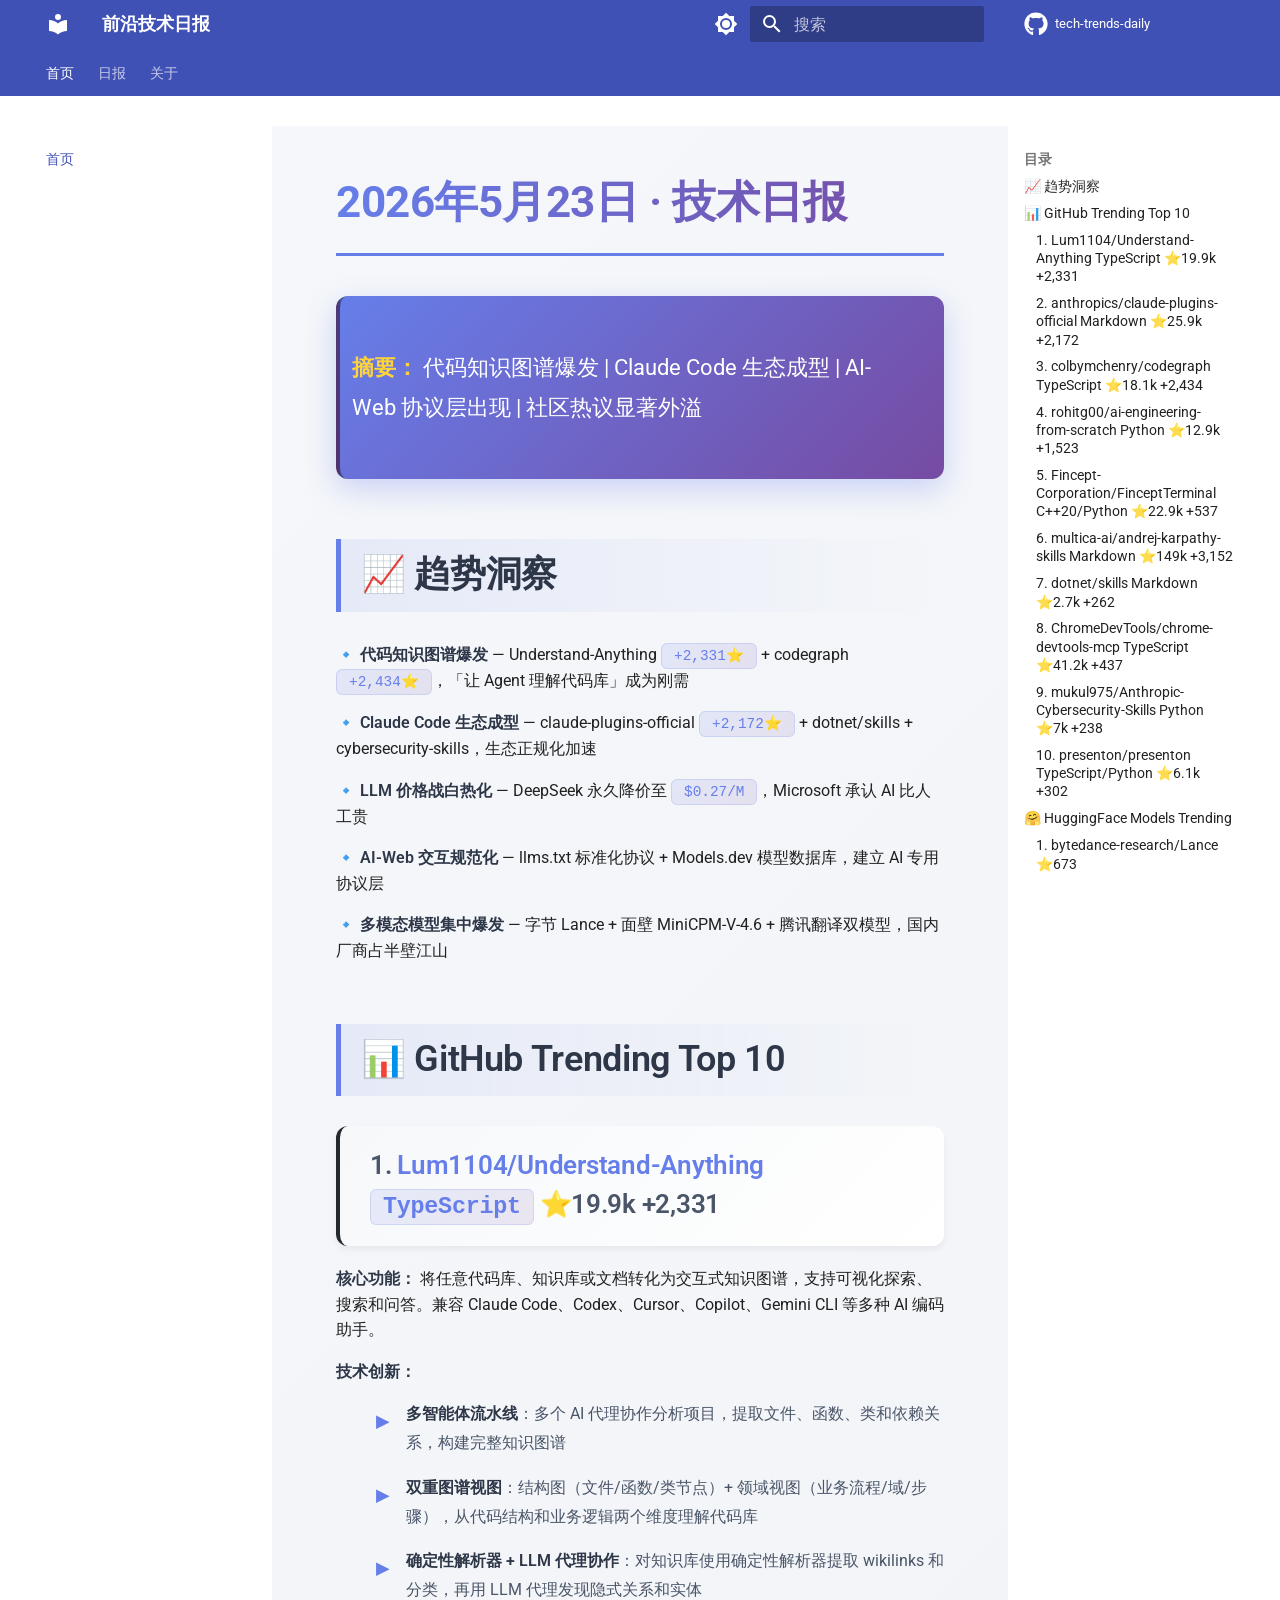
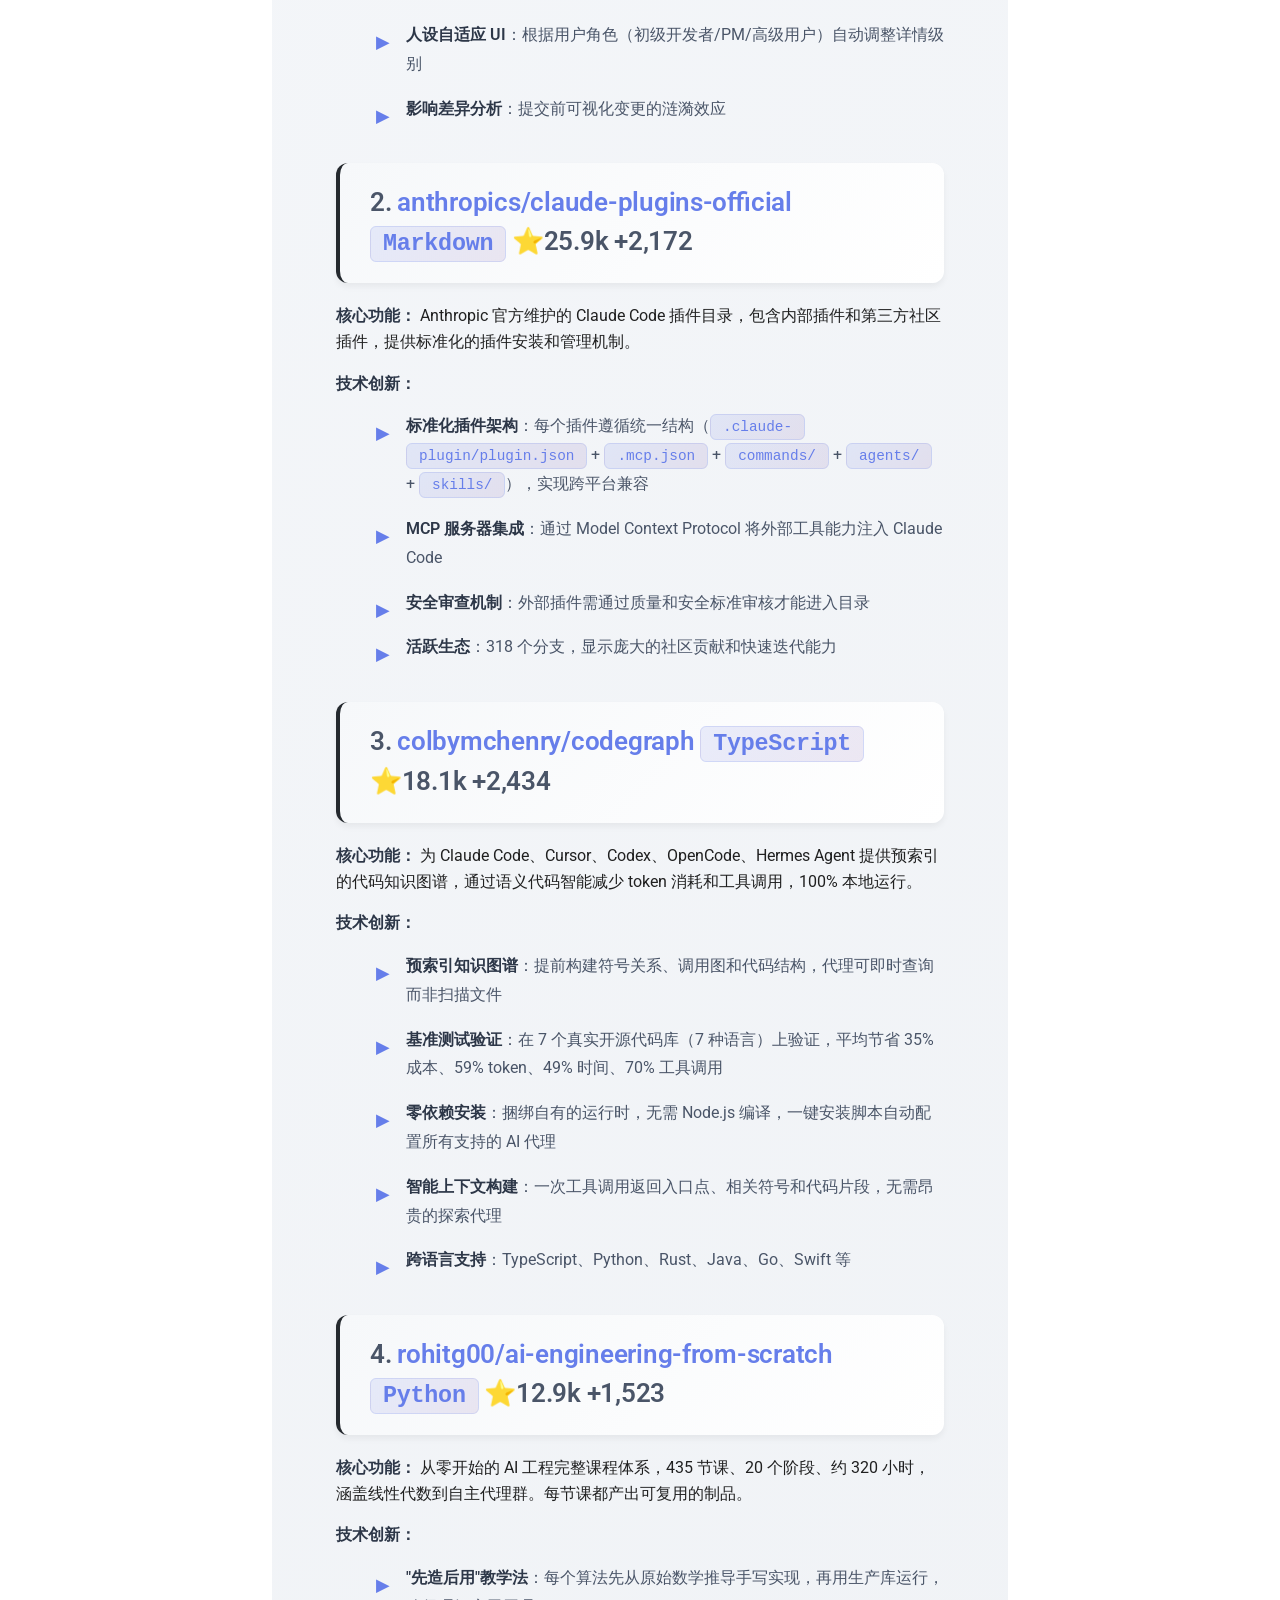
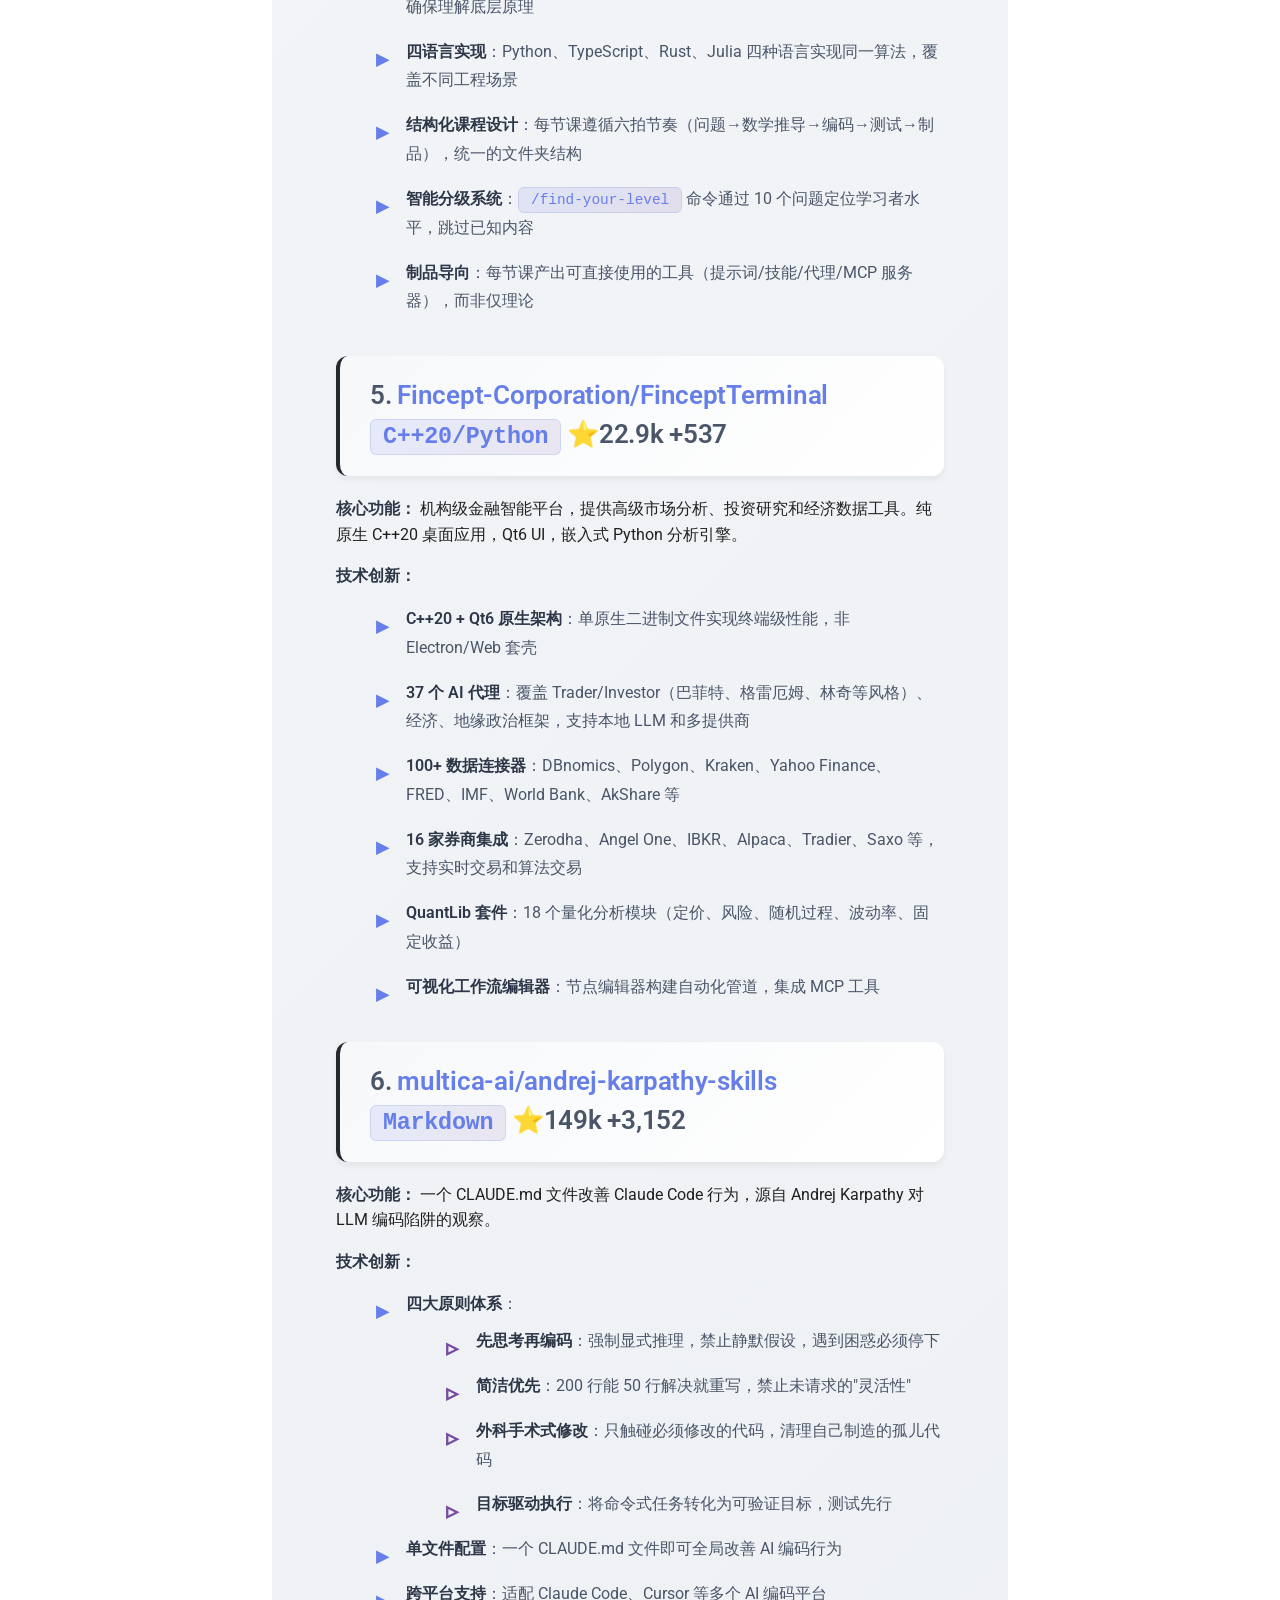
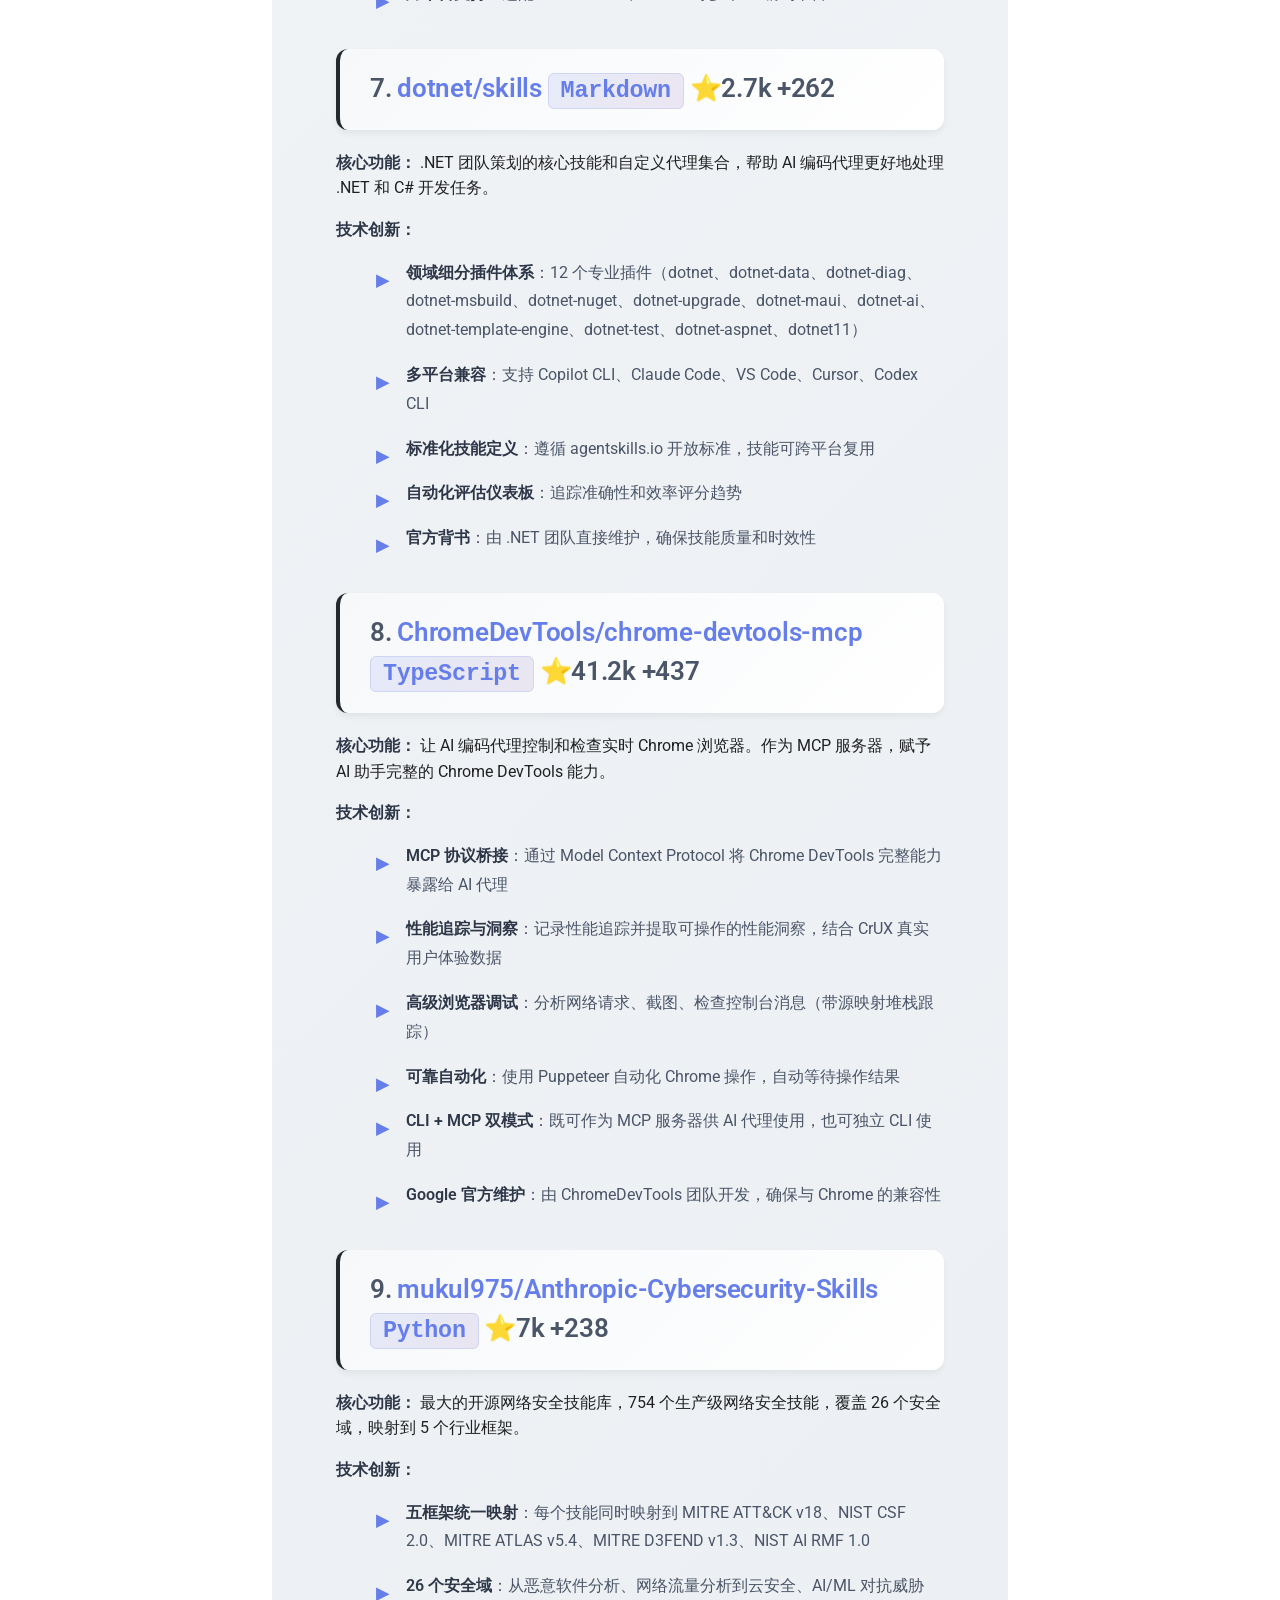
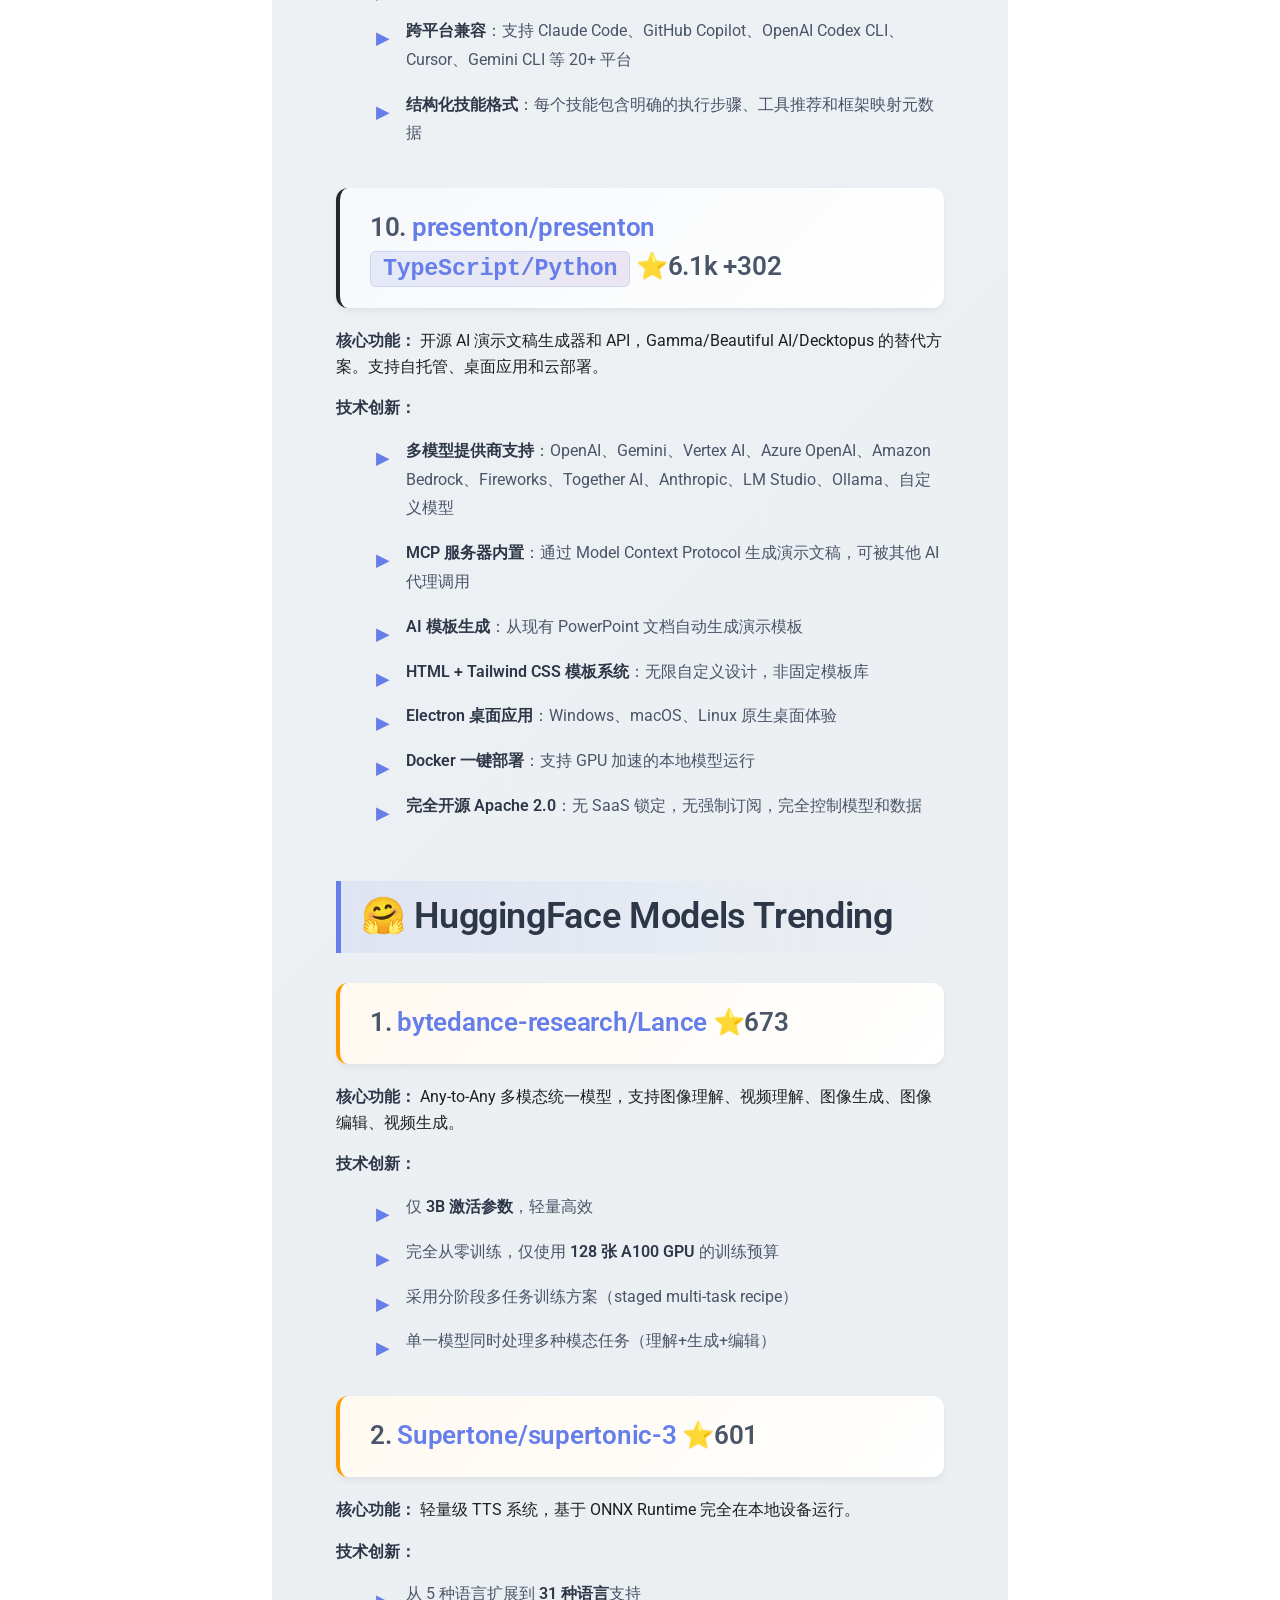
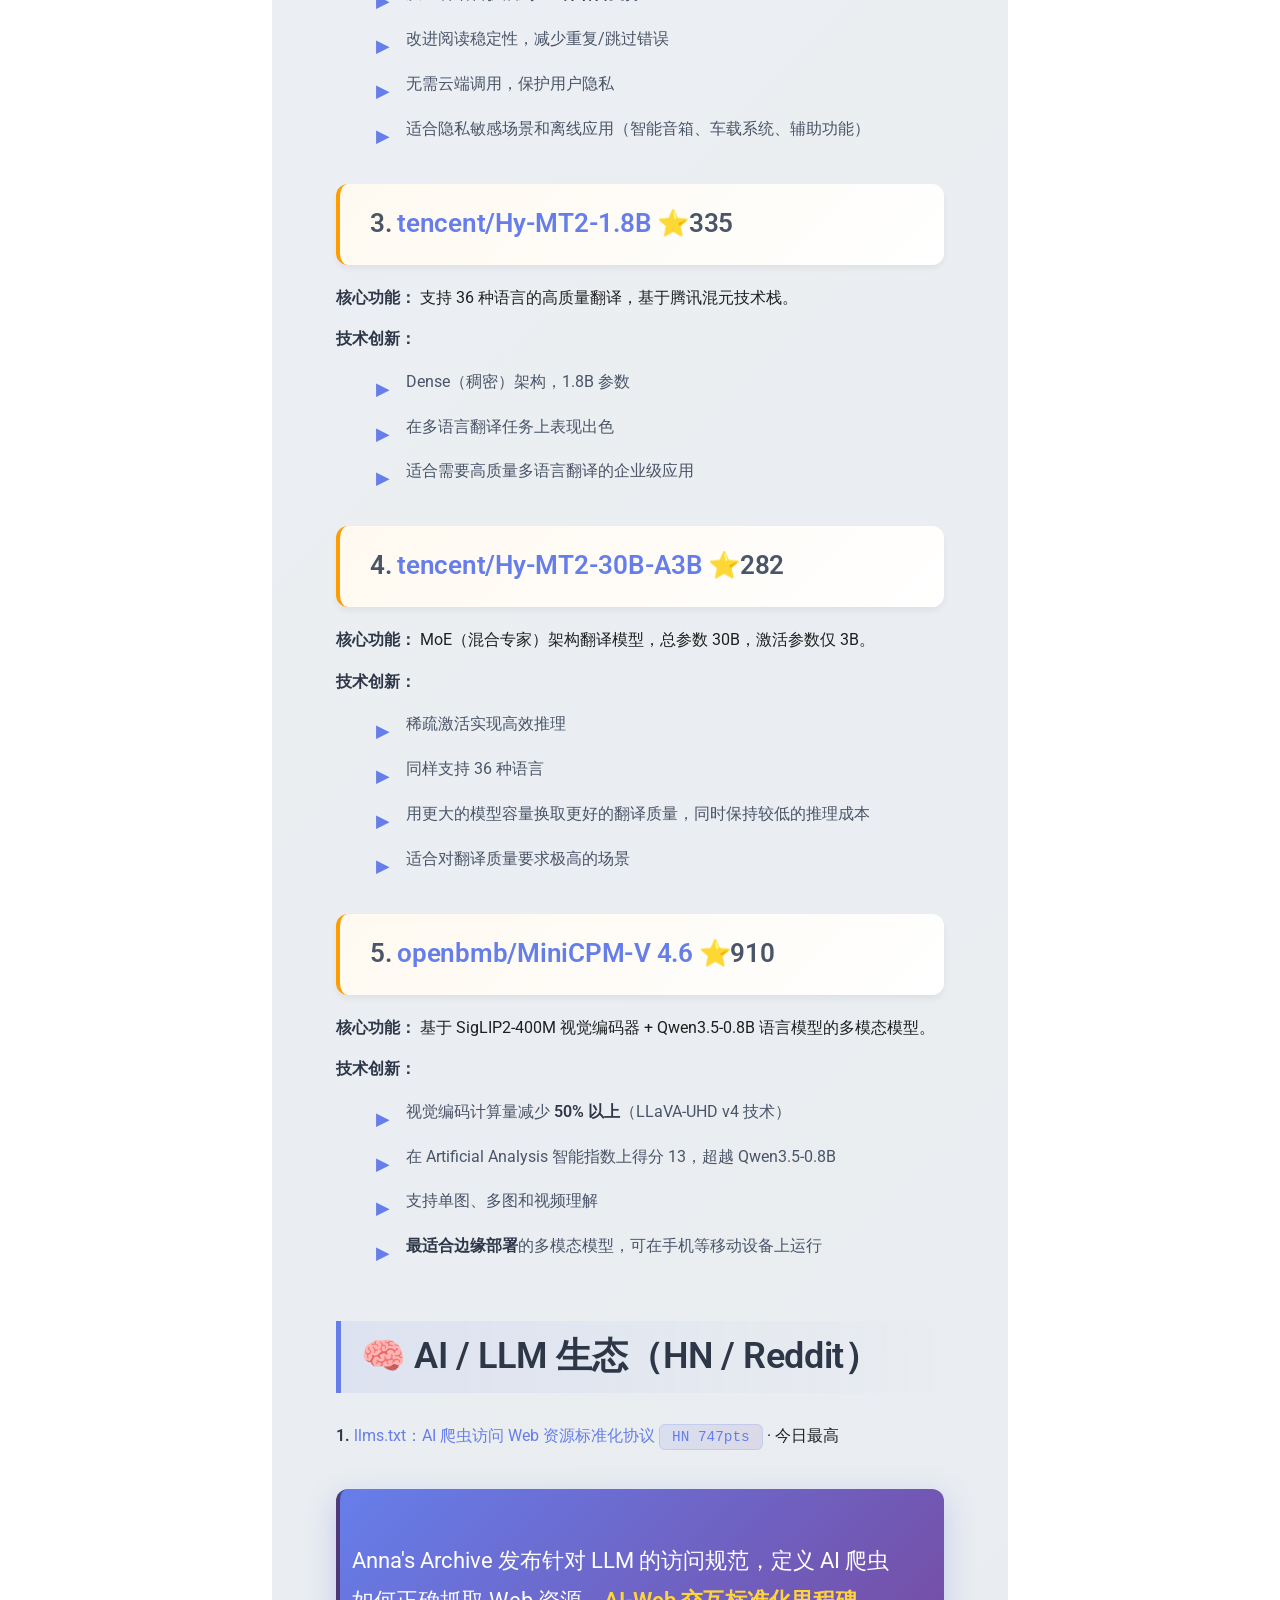
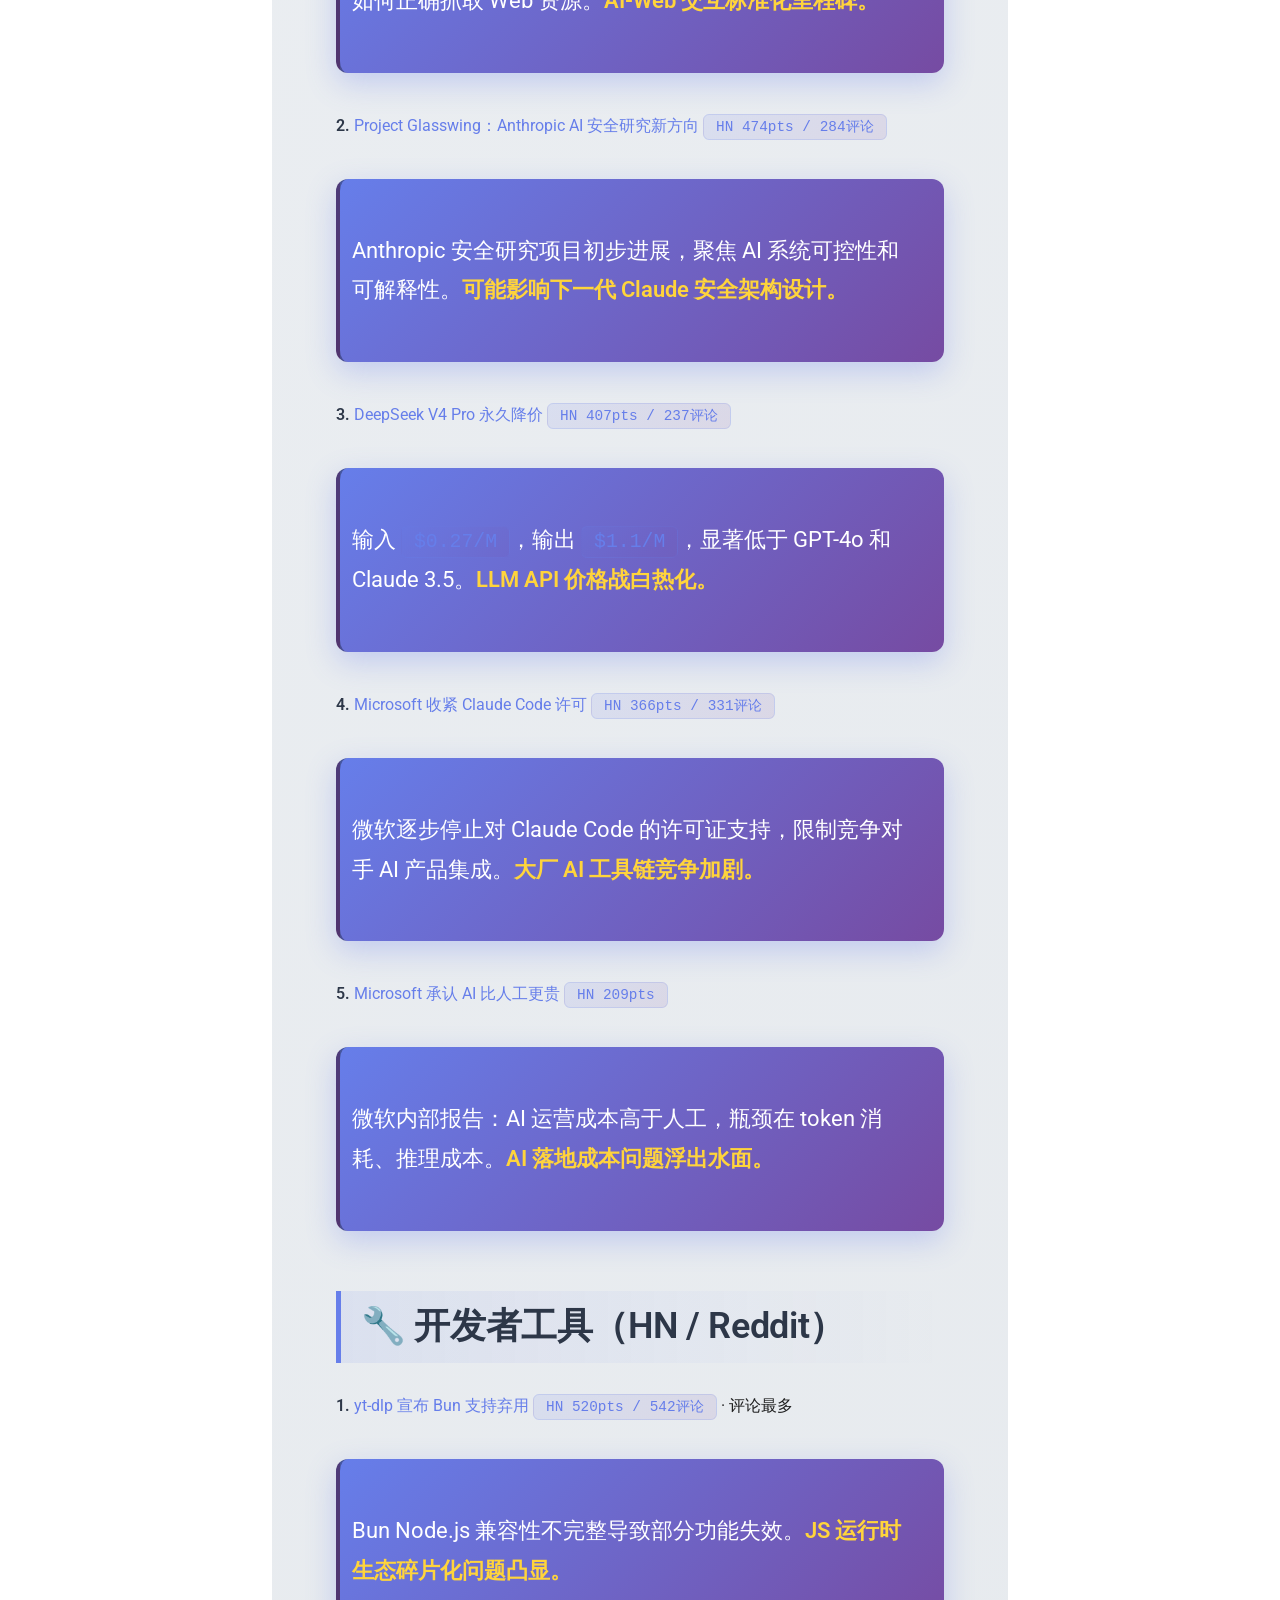
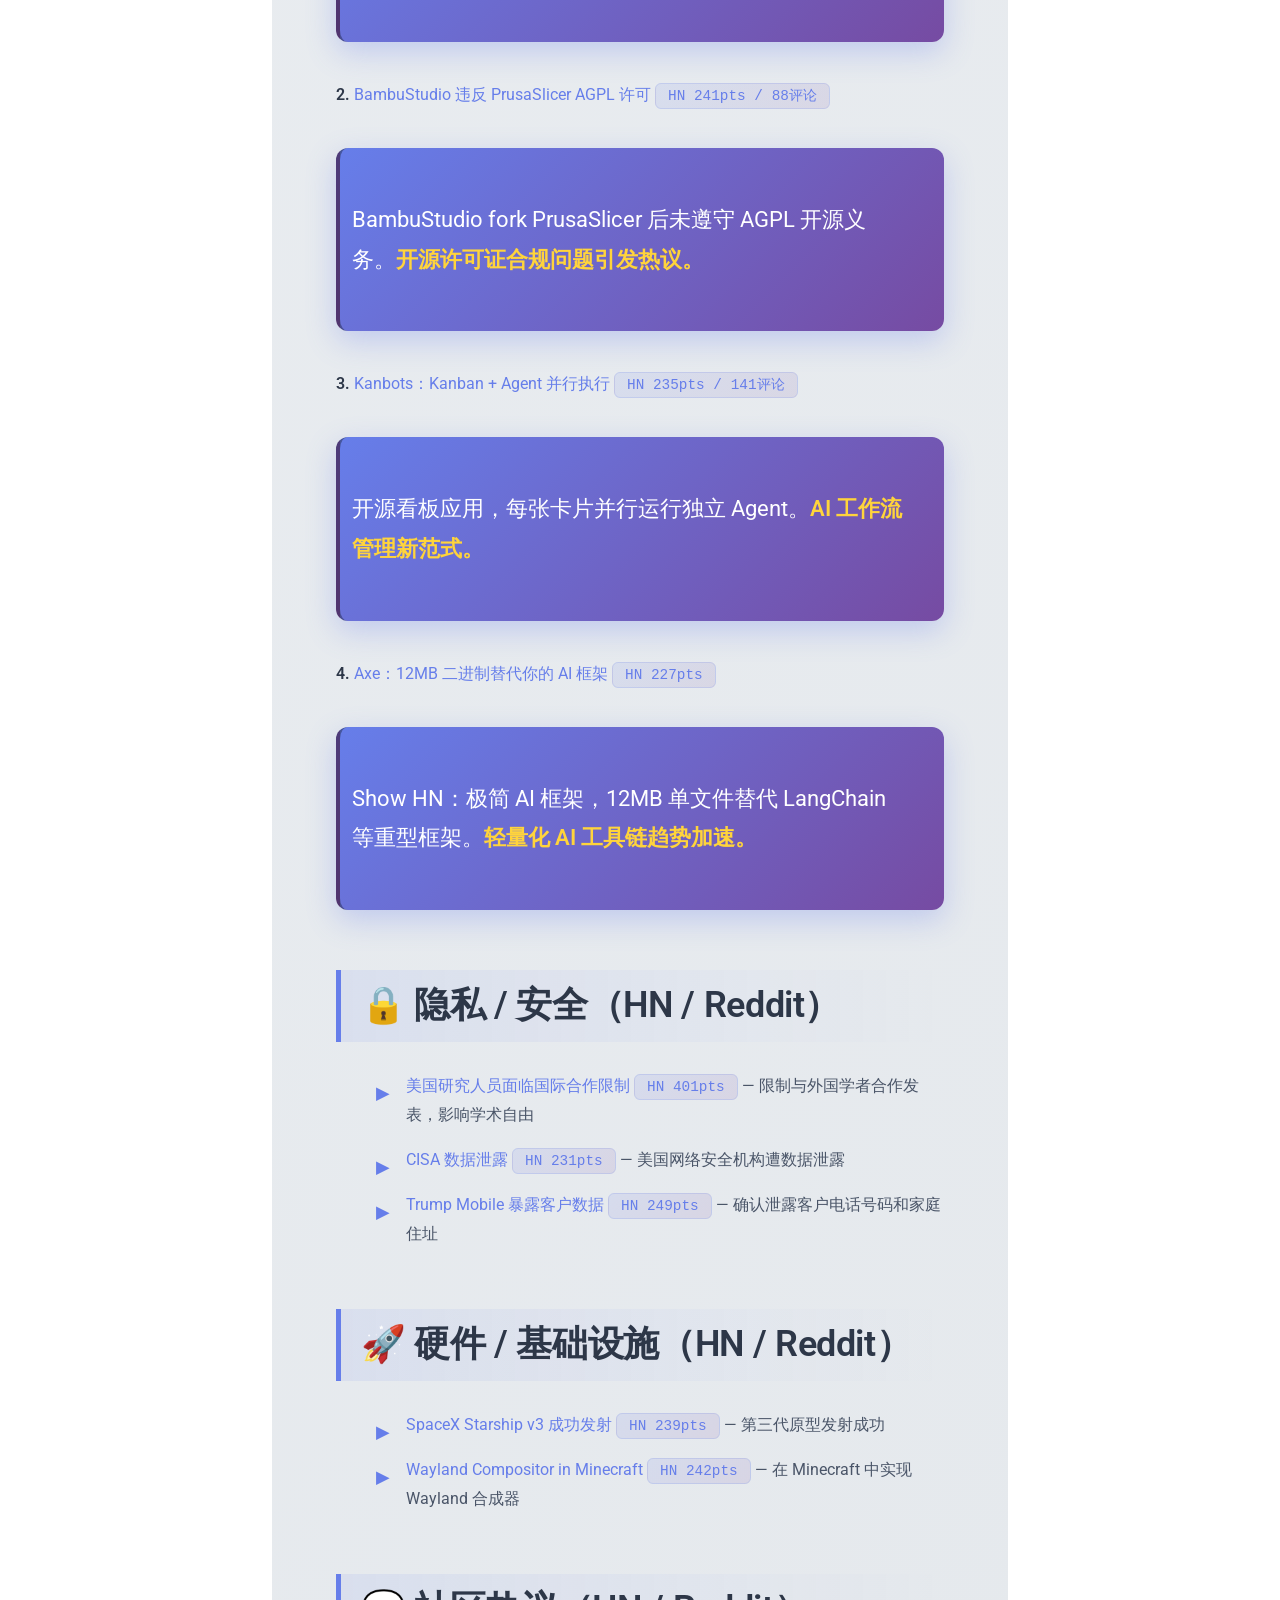
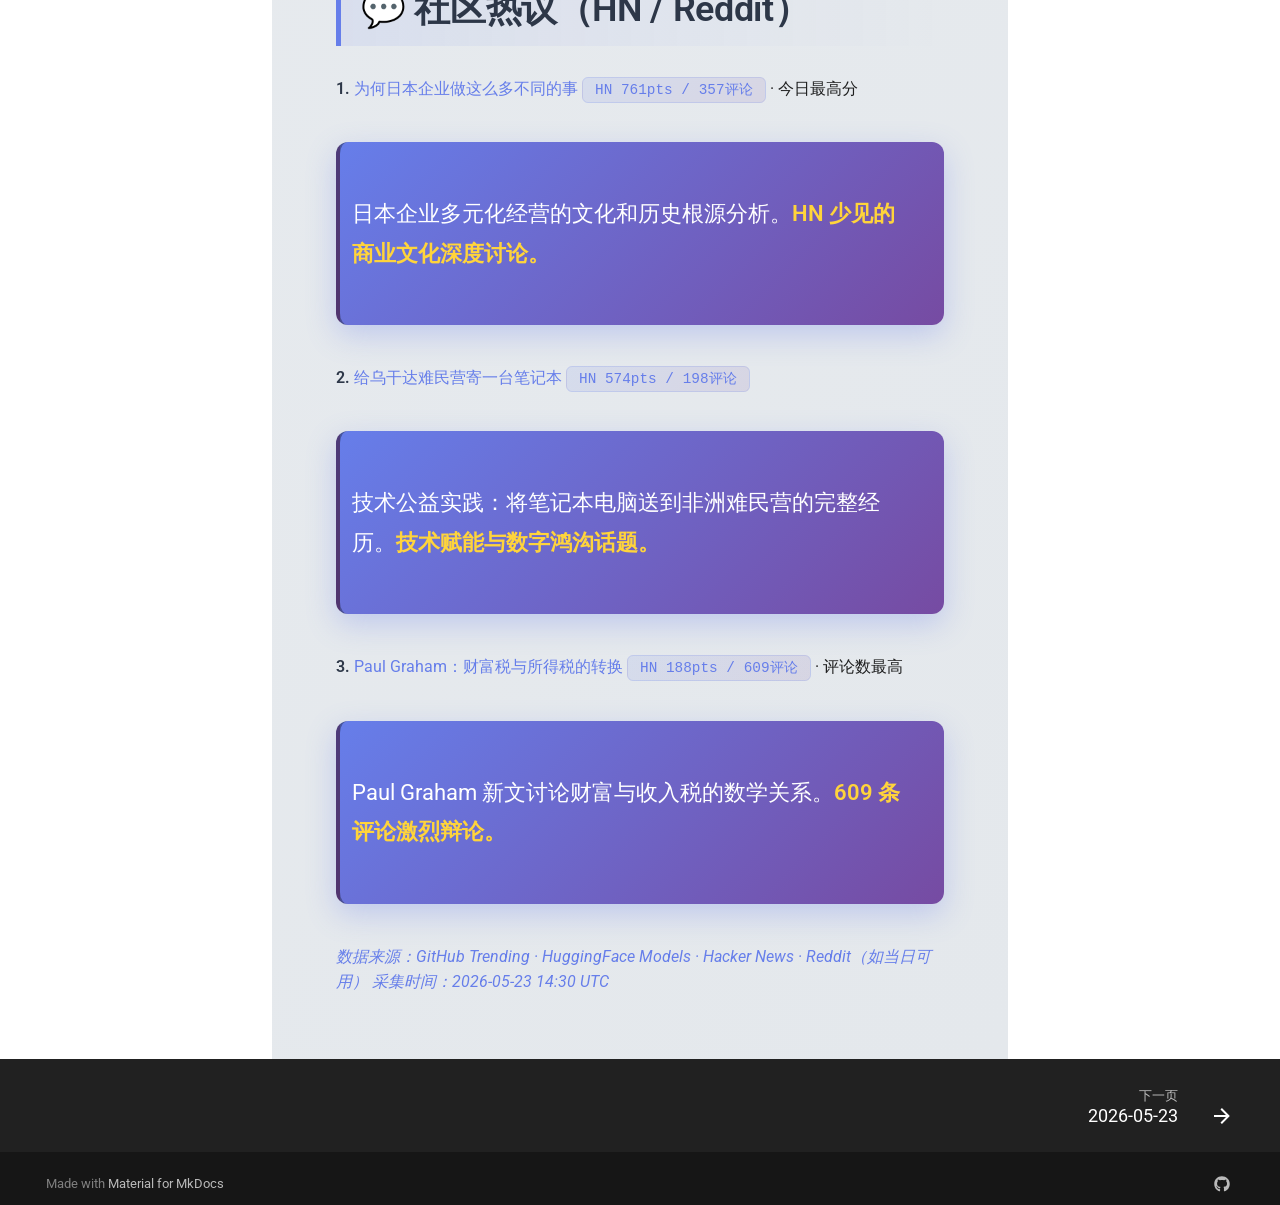
<file: index.html>
<!doctype html>
<html lang="zh" class="no-js">
  <head>
    
      <meta charset="utf-8">
      <meta name="viewport" content="width=device-width,initial-scale=1">
      
        <meta name="description" content="每日技术趋势报告，涵盖 AI/LLM、开发者工具、开源项目等前沿技术动态">
      
      
        <meta name="author" content="Hermes Agent">
      
      
      
      
        <link rel="next" href="daily/2026/05/2026-05-23/">
      
      
        
      
      
      <link rel="icon" href="assets/images/favicon.png">
      <meta name="generator" content="mkdocs-1.6.1, mkdocs-material-9.7.6">
    
    
      
        <title>前沿技术日报 - 前沿技术日报</title>
      
    
    
      <link rel="stylesheet" href="assets/stylesheets/main.484c7ddc.min.css">
      
        
        <link rel="stylesheet" href="assets/stylesheets/palette.ab4e12ef.min.css">
      
      


    
    
      
    
    
      
        
        
        <link rel="preconnect" href="https://fonts.gstatic.com" crossorigin>
        <link rel="stylesheet" href="https://fonts.googleapis.com/css?family=Roboto:300,300i,400,400i,700,700i%7CRoboto+Mono:400,400i,700,700i&display=fallback">
        <style>:root{--md-text-font:"Roboto";--md-code-font:"Roboto Mono"}</style>
      
    
    
      <link rel="stylesheet" href="stylesheets/extra.css">
    
    <script>__md_scope=new URL(".",location),__md_hash=e=>[...e].reduce(((e,_)=>(e<<5)-e+_.charCodeAt(0)),0),__md_get=(e,_=localStorage,t=__md_scope)=>JSON.parse(_.getItem(t.pathname+"."+e)),__md_set=(e,_,t=localStorage,a=__md_scope)=>{try{t.setItem(a.pathname+"."+e,JSON.stringify(_))}catch(e){}}</script>
    
      

    
    
  </head>
  
  
    
    
      
    
    
    
    
    <body dir="ltr" data-md-color-scheme="default" data-md-color-primary="indigo" data-md-color-accent="indigo">
  
    
    <input class="md-toggle" data-md-toggle="drawer" type="checkbox" id="__drawer" autocomplete="off">
    <input class="md-toggle" data-md-toggle="search" type="checkbox" id="__search" autocomplete="off">
    <label class="md-overlay" for="__drawer"></label>
    <div data-md-component="skip">
      
        
        <a href="#2026523" class="md-skip">
          跳转至
        </a>
      
    </div>
    <div data-md-component="announce">
      
    </div>
    
    
      

<header class="md-header" data-md-component="header">
  <nav class="md-header__inner md-grid" aria-label="页眉">
    <a href="." title="前沿技术日报" class="md-header__button md-logo" aria-label="前沿技术日报" data-md-component="logo">
      
  
  <svg xmlns="http://www.w3.org/2000/svg" viewBox="0 0 24 24"><path d="M12 8a3 3 0 0 0 3-3 3 3 0 0 0-3-3 3 3 0 0 0-3 3 3 3 0 0 0 3 3m0 3.54C9.64 9.35 6.5 8 3 8v11c3.5 0 6.64 1.35 9 3.54 2.36-2.19 5.5-3.54 9-3.54V8c-3.5 0-6.64 1.35-9 3.54"/></svg>

    </a>
    <label class="md-header__button md-icon" for="__drawer">
      
      <svg xmlns="http://www.w3.org/2000/svg" viewBox="0 0 24 24"><path d="M3 6h18v2H3zm0 5h18v2H3zm0 5h18v2H3z"/></svg>
    </label>
    <div class="md-header__title" data-md-component="header-title">
      <div class="md-header__ellipsis">
        <div class="md-header__topic">
          <span class="md-ellipsis">
            前沿技术日报
          </span>
        </div>
        <div class="md-header__topic" data-md-component="header-topic">
          <span class="md-ellipsis">
            
              前沿技术日报
            
          </span>
        </div>
      </div>
    </div>
    
      
        <form class="md-header__option" data-md-component="palette">
  
    
    
    
    <input class="md-option" data-md-color-media="" data-md-color-scheme="default" data-md-color-primary="indigo" data-md-color-accent="indigo"  aria-label="切换到深色模式"  type="radio" name="__palette" id="__palette_0">
    
      <label class="md-header__button md-icon" title="切换到深色模式" for="__palette_1" hidden>
        <svg xmlns="http://www.w3.org/2000/svg" viewBox="0 0 24 24"><path d="M12 8a4 4 0 0 0-4 4 4 4 0 0 0 4 4 4 4 0 0 0 4-4 4 4 0 0 0-4-4m0 10a6 6 0 0 1-6-6 6 6 0 0 1 6-6 6 6 0 0 1 6 6 6 6 0 0 1-6 6m8-9.31V4h-4.69L12 .69 8.69 4H4v4.69L.69 12 4 15.31V20h4.69L12 23.31 15.31 20H20v-4.69L23.31 12z"/></svg>
      </label>
    
  
    
    
    
    <input class="md-option" data-md-color-media="" data-md-color-scheme="slate" data-md-color-primary="indigo" data-md-color-accent="indigo"  aria-label="切换到浅色模式"  type="radio" name="__palette" id="__palette_1">
    
      <label class="md-header__button md-icon" title="切换到浅色模式" for="__palette_0" hidden>
        <svg xmlns="http://www.w3.org/2000/svg" viewBox="0 0 24 24"><path d="M12 18c-.89 0-1.74-.2-2.5-.55C11.56 16.5 13 14.42 13 12s-1.44-4.5-3.5-5.45C10.26 6.2 11.11 6 12 6a6 6 0 0 1 6 6 6 6 0 0 1-6 6m8-9.31V4h-4.69L12 .69 8.69 4H4v4.69L.69 12 4 15.31V20h4.69L12 23.31 15.31 20H20v-4.69L23.31 12z"/></svg>
      </label>
    
  
</form>
      
    
    
      <script>var palette=__md_get("__palette");if(palette&&palette.color){if("(prefers-color-scheme)"===palette.color.media){var media=matchMedia("(prefers-color-scheme: light)"),input=document.querySelector(media.matches?"[data-md-color-media='(prefers-color-scheme: light)']":"[data-md-color-media='(prefers-color-scheme: dark)']");palette.color.media=input.getAttribute("data-md-color-media"),palette.color.scheme=input.getAttribute("data-md-color-scheme"),palette.color.primary=input.getAttribute("data-md-color-primary"),palette.color.accent=input.getAttribute("data-md-color-accent")}for(var[key,value]of Object.entries(palette.color))document.body.setAttribute("data-md-color-"+key,value)}</script>
    
    
    
      
      
        <label class="md-header__button md-icon" for="__search">
          
          <svg xmlns="http://www.w3.org/2000/svg" viewBox="0 0 24 24"><path d="M9.5 3A6.5 6.5 0 0 1 16 9.5c0 1.61-.59 3.09-1.56 4.23l.27.27h.79l5 5-1.5 1.5-5-5v-.79l-.27-.27A6.52 6.52 0 0 1 9.5 16 6.5 6.5 0 0 1 3 9.5 6.5 6.5 0 0 1 9.5 3m0 2C7 5 5 7 5 9.5S7 14 9.5 14 14 12 14 9.5 12 5 9.5 5"/></svg>
        </label>
        <div class="md-search" data-md-component="search" role="dialog">
  <label class="md-search__overlay" for="__search"></label>
  <div class="md-search__inner" role="search">
    <form class="md-search__form" name="search">
      <input type="text" class="md-search__input" name="query" aria-label="搜索" placeholder="搜索" autocapitalize="off" autocorrect="off" autocomplete="off" spellcheck="false" data-md-component="search-query" required>
      <label class="md-search__icon md-icon" for="__search">
        
        <svg xmlns="http://www.w3.org/2000/svg" viewBox="0 0 24 24"><path d="M9.5 3A6.5 6.5 0 0 1 16 9.5c0 1.61-.59 3.09-1.56 4.23l.27.27h.79l5 5-1.5 1.5-5-5v-.79l-.27-.27A6.52 6.52 0 0 1 9.5 16 6.5 6.5 0 0 1 3 9.5 6.5 6.5 0 0 1 9.5 3m0 2C7 5 5 7 5 9.5S7 14 9.5 14 14 12 14 9.5 12 5 9.5 5"/></svg>
        
        <svg xmlns="http://www.w3.org/2000/svg" viewBox="0 0 24 24"><path d="M20 11v2H8l5.5 5.5-1.42 1.42L4.16 12l7.92-7.92L13.5 5.5 8 11z"/></svg>
      </label>
      <nav class="md-search__options" aria-label="查找">
        
          <a href="javascript:void(0)" class="md-search__icon md-icon" title="分享" aria-label="分享" data-clipboard data-clipboard-text="" data-md-component="search-share" tabindex="-1">
            
            <svg xmlns="http://www.w3.org/2000/svg" viewBox="0 0 24 24"><path d="M18 16.08c-.76 0-1.44.3-1.96.77L8.91 12.7c.05-.23.09-.46.09-.7s-.04-.47-.09-.7l7.05-4.11c.54.5 1.25.81 2.04.81a3 3 0 0 0 3-3 3 3 0 0 0-3-3 3 3 0 0 0-3 3c0 .24.04.47.09.7L8.04 9.81C7.5 9.31 6.79 9 6 9a3 3 0 0 0-3 3 3 3 0 0 0 3 3c.79 0 1.5-.31 2.04-.81l7.12 4.15c-.05.21-.08.43-.08.66 0 1.61 1.31 2.91 2.92 2.91s2.92-1.3 2.92-2.91A2.92 2.92 0 0 0 18 16.08"/></svg>
          </a>
        
        <button type="reset" class="md-search__icon md-icon" title="清空当前内容" aria-label="清空当前内容" tabindex="-1">
          
          <svg xmlns="http://www.w3.org/2000/svg" viewBox="0 0 24 24"><path d="M19 6.41 17.59 5 12 10.59 6.41 5 5 6.41 10.59 12 5 17.59 6.41 19 12 13.41 17.59 19 19 17.59 13.41 12z"/></svg>
        </button>
      </nav>
      
        <div class="md-search__suggest" data-md-component="search-suggest"></div>
      
    </form>
    <div class="md-search__output">
      <div class="md-search__scrollwrap" tabindex="0" data-md-scrollfix>
        <div class="md-search-result" data-md-component="search-result">
          <div class="md-search-result__meta">
            正在初始化搜索引擎
          </div>
          <ol class="md-search-result__list" role="presentation"></ol>
        </div>
      </div>
    </div>
  </div>
</div>
      
    
    
      <div class="md-header__source">
        <a href="https://github.com/Tingelam/tech-trends-daily" title="前往仓库" class="md-source" data-md-component="source">
  <div class="md-source__icon md-icon">
    
    <svg xmlns="http://www.w3.org/2000/svg" viewBox="0 0 512 512"><!--! Font Awesome Free 7.1.0 by @fontawesome - https://fontawesome.com License - https://fontawesome.com/license/free (Icons: CC BY 4.0, Fonts: SIL OFL 1.1, Code: MIT License) Copyright 2025 Fonticons, Inc.--><path d="M173.9 397.4c0 2-2.3 3.6-5.2 3.6-3.3.3-5.6-1.3-5.6-3.6 0-2 2.3-3.6 5.2-3.6 3-.3 5.6 1.3 5.6 3.6m-31.1-4.5c-.7 2 1.3 4.3 4.3 4.9 2.6 1 5.6 0 6.2-2s-1.3-4.3-4.3-5.2c-2.6-.7-5.5.3-6.2 2.3m44.2-1.7c-2.9.7-4.9 2.6-4.6 4.9.3 2 2.9 3.3 5.9 2.6 2.9-.7 4.9-2.6 4.6-4.6-.3-1.9-3-3.2-5.9-2.9M252.8 8C114.1 8 8 113.3 8 252c0 110.9 69.8 205.8 169.5 239.2 12.8 2.3 17.3-5.6 17.3-12.1 0-6.2-.3-40.4-.3-61.4 0 0-70 15-84.7-29.8 0 0-11.4-29.1-27.8-36.6 0 0-22.9-15.7 1.6-15.4 0 0 24.9 2 38.6 25.8 21.9 38.6 58.6 27.5 72.9 20.9 2.3-16 8.8-27.1 16-33.7-55.9-6.2-112.3-14.3-112.3-110.5 0-27.5 7.6-41.3 23.6-58.9-2.6-6.5-11.1-33.3 2.6-67.9 20.9-6.5 69 27 69 27 20-5.6 41.5-8.5 62.8-8.5s42.8 2.9 62.8 8.5c0 0 48.1-33.6 69-27 13.7 34.7 5.2 61.4 2.6 67.9 16 17.7 25.8 31.5 25.8 58.9 0 96.5-58.9 104.2-114.8 110.5 9.2 7.9 17 22.9 17 46.4 0 33.7-.3 75.4-.3 83.6 0 6.5 4.6 14.4 17.3 12.1C436.2 457.8 504 362.9 504 252 504 113.3 391.5 8 252.8 8M105.2 352.9c-1.3 1-1 3.3.7 5.2 1.6 1.6 3.9 2.3 5.2 1 1.3-1 1-3.3-.7-5.2-1.6-1.6-3.9-2.3-5.2-1m-10.8-8.1c-.7 1.3.3 2.9 2.3 3.9 1.6 1 3.6.7 4.3-.7.7-1.3-.3-2.9-2.3-3.9-2-.6-3.6-.3-4.3.7m32.4 35.6c-1.6 1.3-1 4.3 1.3 6.2 2.3 2.3 5.2 2.6 6.5 1 1.3-1.3.7-4.3-1.3-6.2-2.2-2.3-5.2-2.6-6.5-1m-11.4-14.7c-1.6 1-1.6 3.6 0 5.9s4.3 3.3 5.6 2.3c1.6-1.3 1.6-3.9 0-6.2-1.4-2.3-4-3.3-5.6-2"/></svg>
  </div>
  <div class="md-source__repository">
    tech-trends-daily
  </div>
</a>
      </div>
    
  </nav>
  
</header>
    
    <div class="md-container" data-md-component="container">
      
      
        
          
            
<nav class="md-tabs" aria-label="标签" data-md-component="tabs">
  <div class="md-grid">
    <ul class="md-tabs__list">
      
        
  
  
  
    
  
  
    <li class="md-tabs__item md-tabs__item--active">
      <a href="." class="md-tabs__link">
        
  
  
    
  
  首页

      </a>
    </li>
  

      
        
  
  
  
  
    
    
      
  
  
  
  
    
    
      
  
  
  
  
    
    
      <li class="md-tabs__item">
        <a href="daily/2026/05/2026-05-23/" class="md-tabs__link">
          
  
  
  日报

        </a>
      </li>
    
  

    
  

    
  

      
        
  
  
  
  
    <li class="md-tabs__item">
      <a href="about/" class="md-tabs__link">
        
  
  
    
  
  关于

      </a>
    </li>
  

      
    </ul>
  </div>
</nav>
          
        
      
      <main class="md-main" data-md-component="main">
        <div class="md-main__inner md-grid">
          
            
              
              <div class="md-sidebar md-sidebar--primary" data-md-component="sidebar" data-md-type="navigation" >
                <div class="md-sidebar__scrollwrap">
                  <div class="md-sidebar__inner">
                    


  


<nav class="md-nav md-nav--primary md-nav--lifted" aria-label="导航栏" data-md-level="0">
  <label class="md-nav__title" for="__drawer">
    <a href="." title="前沿技术日报" class="md-nav__button md-logo" aria-label="前沿技术日报" data-md-component="logo">
      
  
  <svg xmlns="http://www.w3.org/2000/svg" viewBox="0 0 24 24"><path d="M12 8a3 3 0 0 0 3-3 3 3 0 0 0-3-3 3 3 0 0 0-3 3 3 3 0 0 0 3 3m0 3.54C9.64 9.35 6.5 8 3 8v11c3.5 0 6.64 1.35 9 3.54 2.36-2.19 5.5-3.54 9-3.54V8c-3.5 0-6.64 1.35-9 3.54"/></svg>

    </a>
    前沿技术日报
  </label>
  
    <div class="md-nav__source">
      <a href="https://github.com/Tingelam/tech-trends-daily" title="前往仓库" class="md-source" data-md-component="source">
  <div class="md-source__icon md-icon">
    
    <svg xmlns="http://www.w3.org/2000/svg" viewBox="0 0 512 512"><!--! Font Awesome Free 7.1.0 by @fontawesome - https://fontawesome.com License - https://fontawesome.com/license/free (Icons: CC BY 4.0, Fonts: SIL OFL 1.1, Code: MIT License) Copyright 2025 Fonticons, Inc.--><path d="M173.9 397.4c0 2-2.3 3.6-5.2 3.6-3.3.3-5.6-1.3-5.6-3.6 0-2 2.3-3.6 5.2-3.6 3-.3 5.6 1.3 5.6 3.6m-31.1-4.5c-.7 2 1.3 4.3 4.3 4.9 2.6 1 5.6 0 6.2-2s-1.3-4.3-4.3-5.2c-2.6-.7-5.5.3-6.2 2.3m44.2-1.7c-2.9.7-4.9 2.6-4.6 4.9.3 2 2.9 3.3 5.9 2.6 2.9-.7 4.9-2.6 4.6-4.6-.3-1.9-3-3.2-5.9-2.9M252.8 8C114.1 8 8 113.3 8 252c0 110.9 69.8 205.8 169.5 239.2 12.8 2.3 17.3-5.6 17.3-12.1 0-6.2-.3-40.4-.3-61.4 0 0-70 15-84.7-29.8 0 0-11.4-29.1-27.8-36.6 0 0-22.9-15.7 1.6-15.4 0 0 24.9 2 38.6 25.8 21.9 38.6 58.6 27.5 72.9 20.9 2.3-16 8.8-27.1 16-33.7-55.9-6.2-112.3-14.3-112.3-110.5 0-27.5 7.6-41.3 23.6-58.9-2.6-6.5-11.1-33.3 2.6-67.9 20.9-6.5 69 27 69 27 20-5.6 41.5-8.5 62.8-8.5s42.8 2.9 62.8 8.5c0 0 48.1-33.6 69-27 13.7 34.7 5.2 61.4 2.6 67.9 16 17.7 25.8 31.5 25.8 58.9 0 96.5-58.9 104.2-114.8 110.5 9.2 7.9 17 22.9 17 46.4 0 33.7-.3 75.4-.3 83.6 0 6.5 4.6 14.4 17.3 12.1C436.2 457.8 504 362.9 504 252 504 113.3 391.5 8 252.8 8M105.2 352.9c-1.3 1-1 3.3.7 5.2 1.6 1.6 3.9 2.3 5.2 1 1.3-1 1-3.3-.7-5.2-1.6-1.6-3.9-2.3-5.2-1m-10.8-8.1c-.7 1.3.3 2.9 2.3 3.9 1.6 1 3.6.7 4.3-.7.7-1.3-.3-2.9-2.3-3.9-2-.6-3.6-.3-4.3.7m32.4 35.6c-1.6 1.3-1 4.3 1.3 6.2 2.3 2.3 5.2 2.6 6.5 1 1.3-1.3.7-4.3-1.3-6.2-2.2-2.3-5.2-2.6-6.5-1m-11.4-14.7c-1.6 1-1.6 3.6 0 5.9s4.3 3.3 5.6 2.3c1.6-1.3 1.6-3.9 0-6.2-1.4-2.3-4-3.3-5.6-2"/></svg>
  </div>
  <div class="md-source__repository">
    tech-trends-daily
  </div>
</a>
    </div>
  
  <ul class="md-nav__list" data-md-scrollfix>
    
      
      
  
  
    
  
  
  
    <li class="md-nav__item md-nav__item--active">
      
      <input class="md-nav__toggle md-toggle" type="checkbox" id="__toc">
      
      
        
      
      
        <label class="md-nav__link md-nav__link--active" for="__toc">
          
  
  
  <span class="md-ellipsis">
    
  
    首页
  

    
  </span>
  
  

          <span class="md-nav__icon md-icon"></span>
        </label>
      
      <a href="." class="md-nav__link md-nav__link--active">
        
  
  
  <span class="md-ellipsis">
    
  
    首页
  

    
  </span>
  
  

      </a>
      
        

<nav class="md-nav md-nav--secondary" aria-label="目录">
  
  
  
    
  
  
    <label class="md-nav__title" for="__toc">
      <span class="md-nav__icon md-icon"></span>
      目录
    </label>
    <ul class="md-nav__list" data-md-component="toc" data-md-scrollfix>
      
        <li class="md-nav__item">
  <a href="#_1" class="md-nav__link">
    <span class="md-ellipsis">
      
        📈 趋势洞察
      
    </span>
  </a>
  
</li>
      
        <li class="md-nav__item">
  <a href="#github-trending-top-10" class="md-nav__link">
    <span class="md-ellipsis">
      
        📊 GitHub Trending Top 10
      
    </span>
  </a>
  
    <nav class="md-nav" aria-label="📊 GitHub Trending Top 10">
      <ul class="md-nav__list">
        
          <li class="md-nav__item">
  <a href="#1-lum1104understand-anything-typescript-199k-2331" class="md-nav__link">
    <span class="md-ellipsis">
      
        1. Lum1104/Understand-Anything TypeScript ⭐19.9k +2,331
      
    </span>
  </a>
  
</li>
        
          <li class="md-nav__item">
  <a href="#2-anthropicsclaude-plugins-official-markdown-259k-2172" class="md-nav__link">
    <span class="md-ellipsis">
      
        2. anthropics/claude-plugins-official Markdown ⭐25.9k +2,172
      
    </span>
  </a>
  
</li>
        
          <li class="md-nav__item">
  <a href="#3-colbymchenrycodegraph-typescript-181k-2434" class="md-nav__link">
    <span class="md-ellipsis">
      
        3. colbymchenry/codegraph TypeScript ⭐18.1k +2,434
      
    </span>
  </a>
  
</li>
        
          <li class="md-nav__item">
  <a href="#4-rohitg00ai-engineering-from-scratch-python-129k-1523" class="md-nav__link">
    <span class="md-ellipsis">
      
        4. rohitg00/ai-engineering-from-scratch Python ⭐12.9k +1,523
      
    </span>
  </a>
  
</li>
        
          <li class="md-nav__item">
  <a href="#5-fincept-corporationfinceptterminal-c20python-229k-537" class="md-nav__link">
    <span class="md-ellipsis">
      
        5. Fincept-Corporation/FinceptTerminal C++20/Python ⭐22.9k +537
      
    </span>
  </a>
  
</li>
        
          <li class="md-nav__item">
  <a href="#6-multica-aiandrej-karpathy-skills-markdown-149k-3152" class="md-nav__link">
    <span class="md-ellipsis">
      
        6. multica-ai/andrej-karpathy-skills Markdown ⭐149k +3,152
      
    </span>
  </a>
  
</li>
        
          <li class="md-nav__item">
  <a href="#7-dotnetskills-markdown-27k-262" class="md-nav__link">
    <span class="md-ellipsis">
      
        7. dotnet/skills Markdown ⭐2.7k +262
      
    </span>
  </a>
  
</li>
        
          <li class="md-nav__item">
  <a href="#8-chromedevtoolschrome-devtools-mcp-typescript-412k-437" class="md-nav__link">
    <span class="md-ellipsis">
      
        8. ChromeDevTools/chrome-devtools-mcp TypeScript ⭐41.2k +437
      
    </span>
  </a>
  
</li>
        
          <li class="md-nav__item">
  <a href="#9-mukul975anthropic-cybersecurity-skills-python-7k-238" class="md-nav__link">
    <span class="md-ellipsis">
      
        9. mukul975/Anthropic-Cybersecurity-Skills Python ⭐7k +238
      
    </span>
  </a>
  
</li>
        
          <li class="md-nav__item">
  <a href="#10-presentonpresenton-typescriptpython-61k-302" class="md-nav__link">
    <span class="md-ellipsis">
      
        10. presenton/presenton TypeScript/Python ⭐6.1k +302
      
    </span>
  </a>
  
</li>
        
      </ul>
    </nav>
  
</li>
      
        <li class="md-nav__item">
  <a href="#huggingface-models-trending" class="md-nav__link">
    <span class="md-ellipsis">
      
        🤗 HuggingFace Models Trending
      
    </span>
  </a>
  
    <nav class="md-nav" aria-label="🤗 HuggingFace Models Trending">
      <ul class="md-nav__list">
        
          <li class="md-nav__item">
  <a href="#1-bytedance-researchlance-673" class="md-nav__link">
    <span class="md-ellipsis">
      
        1. bytedance-research/Lance ⭐673
      
    </span>
  </a>
  
</li>
        
          <li class="md-nav__item">
  <a href="#2-supertonesupertonic-3-601" class="md-nav__link">
    <span class="md-ellipsis">
      
        2. Supertone/supertonic-3 ⭐601
      
    </span>
  </a>
  
</li>
        
          <li class="md-nav__item">
  <a href="#3-tencenthy-mt2-18b-335" class="md-nav__link">
    <span class="md-ellipsis">
      
        3. tencent/Hy-MT2-1.8B ⭐335
      
    </span>
  </a>
  
</li>
        
          <li class="md-nav__item">
  <a href="#4-tencenthy-mt2-30b-a3b-282" class="md-nav__link">
    <span class="md-ellipsis">
      
        4. tencent/Hy-MT2-30B-A3B ⭐282
      
    </span>
  </a>
  
</li>
        
          <li class="md-nav__item">
  <a href="#5-openbmbminicpm-v-46-910" class="md-nav__link">
    <span class="md-ellipsis">
      
        5. openbmb/MiniCPM-V 4.6 ⭐910
      
    </span>
  </a>
  
</li>
        
      </ul>
    </nav>
  
</li>
      
        <li class="md-nav__item">
  <a href="#ai-llm-hn-reddit" class="md-nav__link">
    <span class="md-ellipsis">
      
        🧠 AI / LLM 生态（HN / Reddit）
      
    </span>
  </a>
  
</li>
      
        <li class="md-nav__item">
  <a href="#hn-reddit" class="md-nav__link">
    <span class="md-ellipsis">
      
        🔧 开发者工具（HN / Reddit）
      
    </span>
  </a>
  
</li>
      
        <li class="md-nav__item">
  <a href="#hn-reddit_1" class="md-nav__link">
    <span class="md-ellipsis">
      
        🔒 隐私 / 安全（HN / Reddit）
      
    </span>
  </a>
  
</li>
      
        <li class="md-nav__item">
  <a href="#hn-reddit_2" class="md-nav__link">
    <span class="md-ellipsis">
      
        🚀 硬件 / 基础设施（HN / Reddit）
      
    </span>
  </a>
  
</li>
      
        <li class="md-nav__item">
  <a href="#hn-reddit_3" class="md-nav__link">
    <span class="md-ellipsis">
      
        💬 社区热议（HN / Reddit）
      
    </span>
  </a>
  
</li>
      
    </ul>
  
</nav>
      
    </li>
  

    
      
      
  
  
  
  
    
    
    
    
      
      
        
      
    
    
    <li class="md-nav__item md-nav__item--nested">
      
        
        
          
        
        <input class="md-nav__toggle md-toggle md-toggle--indeterminate" type="checkbox" id="__nav_2" >
        
          
          <label class="md-nav__link" for="__nav_2" id="__nav_2_label" tabindex="0">
            
  
  
  <span class="md-ellipsis">
    
  
    日报
  

    
  </span>
  
  

            <span class="md-nav__icon md-icon"></span>
          </label>
        
        <nav class="md-nav" data-md-level="1" aria-labelledby="__nav_2_label" aria-expanded="false">
          <label class="md-nav__title" for="__nav_2">
            <span class="md-nav__icon md-icon"></span>
            
  
    日报
  

          </label>
          <ul class="md-nav__list" data-md-scrollfix>
            
              
                
  
  
  
  
    
    
    
    
      
      
        
      
    
    
    <li class="md-nav__item md-nav__item--nested">
      
        
        
          
        
        <input class="md-nav__toggle md-toggle md-toggle--indeterminate" type="checkbox" id="__nav_2_1" >
        
          
          <label class="md-nav__link" for="__nav_2_1" id="__nav_2_1_label" tabindex="0">
            
  
  
  <span class="md-ellipsis">
    
  
    2026年
  

    
  </span>
  
  

            <span class="md-nav__icon md-icon"></span>
          </label>
        
        <nav class="md-nav" data-md-level="2" aria-labelledby="__nav_2_1_label" aria-expanded="false">
          <label class="md-nav__title" for="__nav_2_1">
            <span class="md-nav__icon md-icon"></span>
            
  
    2026年
  

          </label>
          <ul class="md-nav__list" data-md-scrollfix>
            
              
                
  
  
  
  
    
    
    
    
      
      
        
      
    
    
    <li class="md-nav__item md-nav__item--nested">
      
        
        
          
        
        <input class="md-nav__toggle md-toggle md-toggle--indeterminate" type="checkbox" id="__nav_2_1_1" >
        
          
          <label class="md-nav__link" for="__nav_2_1_1" id="__nav_2_1_1_label" tabindex="0">
            
  
  
  <span class="md-ellipsis">
    
  
    5月
  

    
  </span>
  
  

            <span class="md-nav__icon md-icon"></span>
          </label>
        
        <nav class="md-nav" data-md-level="3" aria-labelledby="__nav_2_1_1_label" aria-expanded="false">
          <label class="md-nav__title" for="__nav_2_1_1">
            <span class="md-nav__icon md-icon"></span>
            
  
    5月
  

          </label>
          <ul class="md-nav__list" data-md-scrollfix>
            
              
                
  
  
  
  
    <li class="md-nav__item">
      <a href="daily/2026/05/2026-05-23/" class="md-nav__link">
        
  
  
  <span class="md-ellipsis">
    
  
    2026-05-23
  

    
  </span>
  
  

      </a>
    </li>
  

              
            
              
                
  
  
  
  
    <li class="md-nav__item">
      <a href="daily/2026/05/2026-05-22/" class="md-nav__link">
        
  
  
  <span class="md-ellipsis">
    
  
    2026-05-22
  

    
  </span>
  
  

      </a>
    </li>
  

              
            
          </ul>
        </nav>
      
    </li>
  

              
            
          </ul>
        </nav>
      
    </li>
  

              
            
          </ul>
        </nav>
      
    </li>
  

    
      
      
  
  
  
  
    <li class="md-nav__item">
      <a href="about/" class="md-nav__link">
        
  
  
  <span class="md-ellipsis">
    
  
    关于
  

    
  </span>
  
  

      </a>
    </li>
  

    
  </ul>
</nav>
                  </div>
                </div>
              </div>
            
            
              
              <div class="md-sidebar md-sidebar--secondary" data-md-component="sidebar" data-md-type="toc" >
                <div class="md-sidebar__scrollwrap">
                  <div class="md-sidebar__inner">
                    

<nav class="md-nav md-nav--secondary" aria-label="目录">
  
  
  
    
  
  
    <label class="md-nav__title" for="__toc">
      <span class="md-nav__icon md-icon"></span>
      目录
    </label>
    <ul class="md-nav__list" data-md-component="toc" data-md-scrollfix>
      
        <li class="md-nav__item">
  <a href="#_1" class="md-nav__link">
    <span class="md-ellipsis">
      
        📈 趋势洞察
      
    </span>
  </a>
  
</li>
      
        <li class="md-nav__item">
  <a href="#github-trending-top-10" class="md-nav__link">
    <span class="md-ellipsis">
      
        📊 GitHub Trending Top 10
      
    </span>
  </a>
  
    <nav class="md-nav" aria-label="📊 GitHub Trending Top 10">
      <ul class="md-nav__list">
        
          <li class="md-nav__item">
  <a href="#1-lum1104understand-anything-typescript-199k-2331" class="md-nav__link">
    <span class="md-ellipsis">
      
        1. Lum1104/Understand-Anything TypeScript ⭐19.9k +2,331
      
    </span>
  </a>
  
</li>
        
          <li class="md-nav__item">
  <a href="#2-anthropicsclaude-plugins-official-markdown-259k-2172" class="md-nav__link">
    <span class="md-ellipsis">
      
        2. anthropics/claude-plugins-official Markdown ⭐25.9k +2,172
      
    </span>
  </a>
  
</li>
        
          <li class="md-nav__item">
  <a href="#3-colbymchenrycodegraph-typescript-181k-2434" class="md-nav__link">
    <span class="md-ellipsis">
      
        3. colbymchenry/codegraph TypeScript ⭐18.1k +2,434
      
    </span>
  </a>
  
</li>
        
          <li class="md-nav__item">
  <a href="#4-rohitg00ai-engineering-from-scratch-python-129k-1523" class="md-nav__link">
    <span class="md-ellipsis">
      
        4. rohitg00/ai-engineering-from-scratch Python ⭐12.9k +1,523
      
    </span>
  </a>
  
</li>
        
          <li class="md-nav__item">
  <a href="#5-fincept-corporationfinceptterminal-c20python-229k-537" class="md-nav__link">
    <span class="md-ellipsis">
      
        5. Fincept-Corporation/FinceptTerminal C++20/Python ⭐22.9k +537
      
    </span>
  </a>
  
</li>
        
          <li class="md-nav__item">
  <a href="#6-multica-aiandrej-karpathy-skills-markdown-149k-3152" class="md-nav__link">
    <span class="md-ellipsis">
      
        6. multica-ai/andrej-karpathy-skills Markdown ⭐149k +3,152
      
    </span>
  </a>
  
</li>
        
          <li class="md-nav__item">
  <a href="#7-dotnetskills-markdown-27k-262" class="md-nav__link">
    <span class="md-ellipsis">
      
        7. dotnet/skills Markdown ⭐2.7k +262
      
    </span>
  </a>
  
</li>
        
          <li class="md-nav__item">
  <a href="#8-chromedevtoolschrome-devtools-mcp-typescript-412k-437" class="md-nav__link">
    <span class="md-ellipsis">
      
        8. ChromeDevTools/chrome-devtools-mcp TypeScript ⭐41.2k +437
      
    </span>
  </a>
  
</li>
        
          <li class="md-nav__item">
  <a href="#9-mukul975anthropic-cybersecurity-skills-python-7k-238" class="md-nav__link">
    <span class="md-ellipsis">
      
        9. mukul975/Anthropic-Cybersecurity-Skills Python ⭐7k +238
      
    </span>
  </a>
  
</li>
        
          <li class="md-nav__item">
  <a href="#10-presentonpresenton-typescriptpython-61k-302" class="md-nav__link">
    <span class="md-ellipsis">
      
        10. presenton/presenton TypeScript/Python ⭐6.1k +302
      
    </span>
  </a>
  
</li>
        
      </ul>
    </nav>
  
</li>
      
        <li class="md-nav__item">
  <a href="#huggingface-models-trending" class="md-nav__link">
    <span class="md-ellipsis">
      
        🤗 HuggingFace Models Trending
      
    </span>
  </a>
  
    <nav class="md-nav" aria-label="🤗 HuggingFace Models Trending">
      <ul class="md-nav__list">
        
          <li class="md-nav__item">
  <a href="#1-bytedance-researchlance-673" class="md-nav__link">
    <span class="md-ellipsis">
      
        1. bytedance-research/Lance ⭐673
      
    </span>
  </a>
  
</li>
        
          <li class="md-nav__item">
  <a href="#2-supertonesupertonic-3-601" class="md-nav__link">
    <span class="md-ellipsis">
      
        2. Supertone/supertonic-3 ⭐601
      
    </span>
  </a>
  
</li>
        
          <li class="md-nav__item">
  <a href="#3-tencenthy-mt2-18b-335" class="md-nav__link">
    <span class="md-ellipsis">
      
        3. tencent/Hy-MT2-1.8B ⭐335
      
    </span>
  </a>
  
</li>
        
          <li class="md-nav__item">
  <a href="#4-tencenthy-mt2-30b-a3b-282" class="md-nav__link">
    <span class="md-ellipsis">
      
        4. tencent/Hy-MT2-30B-A3B ⭐282
      
    </span>
  </a>
  
</li>
        
          <li class="md-nav__item">
  <a href="#5-openbmbminicpm-v-46-910" class="md-nav__link">
    <span class="md-ellipsis">
      
        5. openbmb/MiniCPM-V 4.6 ⭐910
      
    </span>
  </a>
  
</li>
        
      </ul>
    </nav>
  
</li>
      
        <li class="md-nav__item">
  <a href="#ai-llm-hn-reddit" class="md-nav__link">
    <span class="md-ellipsis">
      
        🧠 AI / LLM 生态（HN / Reddit）
      
    </span>
  </a>
  
</li>
      
        <li class="md-nav__item">
  <a href="#hn-reddit" class="md-nav__link">
    <span class="md-ellipsis">
      
        🔧 开发者工具（HN / Reddit）
      
    </span>
  </a>
  
</li>
      
        <li class="md-nav__item">
  <a href="#hn-reddit_1" class="md-nav__link">
    <span class="md-ellipsis">
      
        🔒 隐私 / 安全（HN / Reddit）
      
    </span>
  </a>
  
</li>
      
        <li class="md-nav__item">
  <a href="#hn-reddit_2" class="md-nav__link">
    <span class="md-ellipsis">
      
        🚀 硬件 / 基础设施（HN / Reddit）
      
    </span>
  </a>
  
</li>
      
        <li class="md-nav__item">
  <a href="#hn-reddit_3" class="md-nav__link">
    <span class="md-ellipsis">
      
        💬 社区热议（HN / Reddit）
      
    </span>
  </a>
  
</li>
      
    </ul>
  
</nav>
                  </div>
                </div>
              </div>
            
          
          
            <div class="md-content" data-md-component="content">
              
              <article class="md-content__inner md-typeset">
                
                  


  
  


<h1 id="2026523">2026年5月23日 · 技术日报<a class="headerlink" href="#2026523" title="Permanent link">&para;</a></h1>
<blockquote>
<p><strong>摘要：</strong> 代码知识图谱爆发 | Claude Code 生态成型 | AI-Web 协议层出现 | 社区热议显著外溢</p>
</blockquote>
<h2 id="_1">📈 趋势洞察<a class="headerlink" href="#_1" title="Permanent link">&para;</a></h2>
<p>🔹 <strong>代码知识图谱爆发</strong> — Understand-Anything <code>+2,331⭐</code> + codegraph <code>+2,434⭐</code>，「让 Agent 理解代码库」成为刚需</p>
<p>🔹 <strong>Claude Code 生态成型</strong> — claude-plugins-official <code>+2,172⭐</code> + dotnet/skills + cybersecurity-skills，生态正规化加速</p>
<p>🔹 <strong>LLM 价格战白热化</strong> — DeepSeek 永久降价至 <code>$0.27/M</code>，Microsoft 承认 AI 比人工贵</p>
<p>🔹 <strong>AI-Web 交互规范化</strong> — llms.txt 标准化协议 + Models.dev 模型数据库，建立 AI 专用协议层</p>
<p>🔹 <strong>多模态模型集中爆发</strong> — 字节 Lance + 面壁 MiniCPM-V-4.6 + 腾讯翻译双模型，国内厂商占半壁江山</p>
<h2 id="github-trending-top-10">📊 GitHub Trending Top 10<a class="headerlink" href="#github-trending-top-10" title="Permanent link">&para;</a></h2>
<h3 id="1-lum1104understand-anything-typescript-199k-2331">1. <a href="https://github.com/Lum1104/Understand-Anything">Lum1104/Understand-Anything</a> <code>TypeScript</code> ⭐19.9k +2,331<a class="headerlink" href="#1-lum1104understand-anything-typescript-199k-2331" title="Permanent link">&para;</a></h3>
<p><strong>核心功能：</strong> 将任意代码库、知识库或文档转化为交互式知识图谱，支持可视化探索、搜索和问答。兼容 Claude Code、Codex、Cursor、Copilot、Gemini CLI 等多种 AI 编码助手。</p>
<p><strong>技术创新：</strong></p>
<ul>
<li><strong>多智能体流水线</strong>：多个 AI 代理协作分析项目，提取文件、函数、类和依赖关系，构建完整知识图谱</li>
<li><strong>双重图谱视图</strong>：结构图（文件/函数/类节点）+ 领域视图（业务流程/域/步骤），从代码结构和业务逻辑两个维度理解代码库</li>
<li><strong>确定性解析器 + LLM 代理协作</strong>：对知识库使用确定性解析器提取 wikilinks 和分类，再用 LLM 代理发现隐式关系和实体</li>
<li><strong>人设自适应 UI</strong>：根据用户角色（初级开发者/PM/高级用户）自动调整详情级别</li>
<li><strong>影响差异分析</strong>：提交前可视化变更的涟漪效应</li>
</ul>
<h3 id="2-anthropicsclaude-plugins-official-markdown-259k-2172">2. <a href="https://github.com/anthropics/claude-plugins-official">anthropics/claude-plugins-official</a> <code>Markdown</code> ⭐25.9k +2,172<a class="headerlink" href="#2-anthropicsclaude-plugins-official-markdown-259k-2172" title="Permanent link">&para;</a></h3>
<p><strong>核心功能：</strong> Anthropic 官方维护的 Claude Code 插件目录，包含内部插件和第三方社区插件，提供标准化的插件安装和管理机制。</p>
<p><strong>技术创新：</strong></p>
<ul>
<li><strong>标准化插件架构</strong>：每个插件遵循统一结构（<code>.claude-plugin/plugin.json</code> + <code>.mcp.json</code> + <code>commands/</code> + <code>agents/</code> + <code>skills/</code>），实现跨平台兼容</li>
<li><strong>MCP 服务器集成</strong>：通过 Model Context Protocol 将外部工具能力注入 Claude Code</li>
<li><strong>安全审查机制</strong>：外部插件需通过质量和安全标准审核才能进入目录</li>
<li><strong>活跃生态</strong>：318 个分支，显示庞大的社区贡献和快速迭代能力</li>
</ul>
<h3 id="3-colbymchenrycodegraph-typescript-181k-2434">3. <a href="https://github.com/colbymchenry/codegraph">colbymchenry/codegraph</a> <code>TypeScript</code> ⭐18.1k +2,434<a class="headerlink" href="#3-colbymchenrycodegraph-typescript-181k-2434" title="Permanent link">&para;</a></h3>
<p><strong>核心功能：</strong> 为 Claude Code、Cursor、Codex、OpenCode、Hermes Agent 提供预索引的代码知识图谱，通过语义代码智能减少 token 消耗和工具调用，100% 本地运行。</p>
<p><strong>技术创新：</strong></p>
<ul>
<li><strong>预索引知识图谱</strong>：提前构建符号关系、调用图和代码结构，代理可即时查询而非扫描文件</li>
<li><strong>基准测试验证</strong>：在 7 个真实开源代码库（7 种语言）上验证，平均节省 35% 成本、59% token、49% 时间、70% 工具调用</li>
<li><strong>零依赖安装</strong>：捆绑自有的运行时，无需 Node.js 编译，一键安装脚本自动配置所有支持的 AI 代理</li>
<li><strong>智能上下文构建</strong>：一次工具调用返回入口点、相关符号和代码片段，无需昂贵的探索代理</li>
<li><strong>跨语言支持</strong>：TypeScript、Python、Rust、Java、Go、Swift 等</li>
</ul>
<h3 id="4-rohitg00ai-engineering-from-scratch-python-129k-1523">4. <a href="https://github.com/rohitg00/ai-engineering-from-scratch">rohitg00/ai-engineering-from-scratch</a> <code>Python</code> ⭐12.9k +1,523<a class="headerlink" href="#4-rohitg00ai-engineering-from-scratch-python-129k-1523" title="Permanent link">&para;</a></h3>
<p><strong>核心功能：</strong> 从零开始的 AI 工程完整课程体系，435 节课、20 个阶段、约 320 小时，涵盖线性代数到自主代理群。每节课都产出可复用的制品。</p>
<p><strong>技术创新：</strong></p>
<ul>
<li><strong>"先造后用"教学法</strong>：每个算法先从原始数学推导手写实现，再用生产库运行，确保理解底层原理</li>
<li><strong>四语言实现</strong>：Python、TypeScript、Rust、Julia 四种语言实现同一算法，覆盖不同工程场景</li>
<li><strong>结构化课程设计</strong>：每节课遵循六拍节奏（问题→数学推导→编码→测试→制品），统一的文件夹结构</li>
<li><strong>智能分级系统</strong>：<code>/find-your-level</code> 命令通过 10 个问题定位学习者水平，跳过已知内容</li>
<li><strong>制品导向</strong>：每节课产出可直接使用的工具（提示词/技能/代理/MCP 服务器），而非仅理论</li>
</ul>
<h3 id="5-fincept-corporationfinceptterminal-c20python-229k-537">5. <a href="https://github.com/Fincept-Corporation/FinceptTerminal">Fincept-Corporation/FinceptTerminal</a> <code>C++20/Python</code> ⭐22.9k +537<a class="headerlink" href="#5-fincept-corporationfinceptterminal-c20python-229k-537" title="Permanent link">&para;</a></h3>
<p><strong>核心功能：</strong> 机构级金融智能平台，提供高级市场分析、投资研究和经济数据工具。纯原生 C++20 桌面应用，Qt6 UI，嵌入式 Python 分析引擎。</p>
<p><strong>技术创新：</strong></p>
<ul>
<li><strong>C++20 + Qt6 原生架构</strong>：单原生二进制文件实现终端级性能，非 Electron/Web 套壳</li>
<li><strong>37 个 AI 代理</strong>：覆盖 Trader/Investor（巴菲特、格雷厄姆、林奇等风格）、经济、地缘政治框架，支持本地 LLM 和多提供商</li>
<li><strong>100+ 数据连接器</strong>：DBnomics、Polygon、Kraken、Yahoo Finance、FRED、IMF、World Bank、AkShare 等</li>
<li><strong>16 家券商集成</strong>：Zerodha、Angel One、IBKR、Alpaca、Tradier、Saxo 等，支持实时交易和算法交易</li>
<li><strong>QuantLib 套件</strong>：18 个量化分析模块（定价、风险、随机过程、波动率、固定收益）</li>
<li><strong>可视化工作流编辑器</strong>：节点编辑器构建自动化管道，集成 MCP 工具</li>
</ul>
<h3 id="6-multica-aiandrej-karpathy-skills-markdown-149k-3152">6. <a href="https://github.com/multica-ai/andrej-karpathy-skills">multica-ai/andrej-karpathy-skills</a> <code>Markdown</code> ⭐149k +3,152<a class="headerlink" href="#6-multica-aiandrej-karpathy-skills-markdown-149k-3152" title="Permanent link">&para;</a></h3>
<p><strong>核心功能：</strong> 一个 CLAUDE.md 文件改善 Claude Code 行为，源自 Andrej Karpathy 对 LLM 编码陷阱的观察。</p>
<p><strong>技术创新：</strong></p>
<ul>
<li><strong>四大原则体系</strong>：<ul>
<li><strong>先思考再编码</strong>：强制显式推理，禁止静默假设，遇到困惑必须停下</li>
<li><strong>简洁优先</strong>：200 行能 50 行解决就重写，禁止未请求的"灵活性"</li>
<li><strong>外科手术式修改</strong>：只触碰必须修改的代码，清理自己制造的孤儿代码</li>
<li><strong>目标驱动执行</strong>：将命令式任务转化为可验证目标，测试先行</li>
</ul>
</li>
<li><strong>单文件配置</strong>：一个 CLAUDE.md 文件即可全局改善 AI 编码行为</li>
<li><strong>跨平台支持</strong>：适配 Claude Code、Cursor 等多个 AI 编码平台</li>
</ul>
<h3 id="7-dotnetskills-markdown-27k-262">7. <a href="https://github.com/dotnet/skills">dotnet/skills</a> <code>Markdown</code> ⭐2.7k +262<a class="headerlink" href="#7-dotnetskills-markdown-27k-262" title="Permanent link">&para;</a></h3>
<p><strong>核心功能：</strong> .NET 团队策划的核心技能和自定义代理集合，帮助 AI 编码代理更好地处理 .NET 和 C# 开发任务。</p>
<p><strong>技术创新：</strong></p>
<ul>
<li><strong>领域细分插件体系</strong>：12 个专业插件（dotnet、dotnet-data、dotnet-diag、dotnet-msbuild、dotnet-nuget、dotnet-upgrade、dotnet-maui、dotnet-ai、dotnet-template-engine、dotnet-test、dotnet-aspnet、dotnet11）</li>
<li><strong>多平台兼容</strong>：支持 Copilot CLI、Claude Code、VS Code、Cursor、Codex CLI</li>
<li><strong>标准化技能定义</strong>：遵循 agentskills.io 开放标准，技能可跨平台复用</li>
<li><strong>自动化评估仪表板</strong>：追踪准确性和效率评分趋势</li>
<li><strong>官方背书</strong>：由 .NET 团队直接维护，确保技能质量和时效性</li>
</ul>
<h3 id="8-chromedevtoolschrome-devtools-mcp-typescript-412k-437">8. <a href="https://github.com/ChromeDevTools/chrome-devtools-mcp">ChromeDevTools/chrome-devtools-mcp</a> <code>TypeScript</code> ⭐41.2k +437<a class="headerlink" href="#8-chromedevtoolschrome-devtools-mcp-typescript-412k-437" title="Permanent link">&para;</a></h3>
<p><strong>核心功能：</strong> 让 AI 编码代理控制和检查实时 Chrome 浏览器。作为 MCP 服务器，赋予 AI 助手完整的 Chrome DevTools 能力。</p>
<p><strong>技术创新：</strong></p>
<ul>
<li><strong>MCP 协议桥接</strong>：通过 Model Context Protocol 将 Chrome DevTools 完整能力暴露给 AI 代理</li>
<li><strong>性能追踪与洞察</strong>：记录性能追踪并提取可操作的性能洞察，结合 CrUX 真实用户体验数据</li>
<li><strong>高级浏览器调试</strong>：分析网络请求、截图、检查控制台消息（带源映射堆栈跟踪）</li>
<li><strong>可靠自动化</strong>：使用 Puppeteer 自动化 Chrome 操作，自动等待操作结果</li>
<li><strong>CLI + MCP 双模式</strong>：既可作为 MCP 服务器供 AI 代理使用，也可独立 CLI 使用</li>
<li><strong>Google 官方维护</strong>：由 ChromeDevTools 团队开发，确保与 Chrome 的兼容性</li>
</ul>
<h3 id="9-mukul975anthropic-cybersecurity-skills-python-7k-238">9. <a href="https://github.com/mukul975/Anthropic-Cybersecurity-Skills">mukul975/Anthropic-Cybersecurity-Skills</a> <code>Python</code> ⭐7k +238<a class="headerlink" href="#9-mukul975anthropic-cybersecurity-skills-python-7k-238" title="Permanent link">&para;</a></h3>
<p><strong>核心功能：</strong> 最大的开源网络安全技能库，754 个生产级网络安全技能，覆盖 26 个安全域，映射到 5 个行业框架。</p>
<p><strong>技术创新：</strong></p>
<ul>
<li><strong>五框架统一映射</strong>：每个技能同时映射到 MITRE ATT&amp;CK v18、NIST CSF 2.0、MITRE ATLAS v5.4、MITRE D3FEND v1.3、NIST AI RMF 1.0</li>
<li><strong>26 个安全域</strong>：从恶意软件分析、网络流量分析到云安全、AI/ML 对抗威胁</li>
<li><strong>跨平台兼容</strong>：支持 Claude Code、GitHub Copilot、OpenAI Codex CLI、Cursor、Gemini CLI 等 20+ 平台</li>
<li><strong>结构化技能格式</strong>：每个技能包含明确的执行步骤、工具推荐和框架映射元数据</li>
</ul>
<h3 id="10-presentonpresenton-typescriptpython-61k-302">10. <a href="https://github.com/presenton/presenton">presenton/presenton</a> <code>TypeScript/Python</code> ⭐6.1k +302<a class="headerlink" href="#10-presentonpresenton-typescriptpython-61k-302" title="Permanent link">&para;</a></h3>
<p><strong>核心功能：</strong> 开源 AI 演示文稿生成器和 API，Gamma/Beautiful AI/Decktopus 的替代方案。支持自托管、桌面应用和云部署。</p>
<p><strong>技术创新：</strong></p>
<ul>
<li><strong>多模型提供商支持</strong>：OpenAI、Gemini、Vertex AI、Azure OpenAI、Amazon Bedrock、Fireworks、Together AI、Anthropic、LM Studio、Ollama、自定义模型</li>
<li><strong>MCP 服务器内置</strong>：通过 Model Context Protocol 生成演示文稿，可被其他 AI 代理调用</li>
<li><strong>AI 模板生成</strong>：从现有 PowerPoint 文档自动生成演示模板</li>
<li><strong>HTML + Tailwind CSS 模板系统</strong>：无限自定义设计，非固定模板库</li>
<li><strong>Electron 桌面应用</strong>：Windows、macOS、Linux 原生桌面体验</li>
<li><strong>Docker 一键部署</strong>：支持 GPU 加速的本地模型运行</li>
<li><strong>完全开源 Apache 2.0</strong>：无 SaaS 锁定，无强制订阅，完全控制模型和数据</li>
</ul>
<h2 id="huggingface-models-trending">🤗 HuggingFace Models Trending<a class="headerlink" href="#huggingface-models-trending" title="Permanent link">&para;</a></h2>
<h3 id="1-bytedance-researchlance-673">1. <a href="https://huggingface.co/bytedance-research/Lance">bytedance-research/Lance</a> ⭐673<a class="headerlink" href="#1-bytedance-researchlance-673" title="Permanent link">&para;</a></h3>
<p><strong>核心功能：</strong> Any-to-Any 多模态统一模型，支持图像理解、视频理解、图像生成、图像编辑、视频生成。</p>
<p><strong>技术创新：</strong></p>
<ul>
<li>仅 <strong>3B 激活参数</strong>，轻量高效</li>
<li>完全从零训练，仅使用 <strong>128 张 A100 GPU</strong> 的训练预算</li>
<li>采用分阶段多任务训练方案（staged multi-task recipe）</li>
<li>单一模型同时处理多种模态任务（理解+生成+编辑）</li>
</ul>
<h3 id="2-supertonesupertonic-3-601">2. <a href="https://huggingface.co/Supertone/supertonic-3">Supertone/supertonic-3</a> ⭐601<a class="headerlink" href="#2-supertonesupertonic-3-601" title="Permanent link">&para;</a></h3>
<p><strong>核心功能：</strong> 轻量级 TTS 系统，基于 ONNX Runtime 完全在本地设备运行。</p>
<p><strong>技术创新：</strong></p>
<ul>
<li>从 5 种语言扩展到 <strong>31 种语言</strong>支持</li>
<li>改进阅读稳定性，减少重复/跳过错误</li>
<li>无需云端调用，保护用户隐私</li>
<li>适合隐私敏感场景和离线应用（智能音箱、车载系统、辅助功能）</li>
</ul>
<h3 id="3-tencenthy-mt2-18b-335">3. <a href="https://huggingface.co/tencent/Hy-MT2-1.8B">tencent/Hy-MT2-1.8B</a> ⭐335<a class="headerlink" href="#3-tencenthy-mt2-18b-335" title="Permanent link">&para;</a></h3>
<p><strong>核心功能：</strong> 支持 36 种语言的高质量翻译，基于腾讯混元技术栈。</p>
<p><strong>技术创新：</strong></p>
<ul>
<li>Dense（稠密）架构，1.8B 参数</li>
<li>在多语言翻译任务上表现出色</li>
<li>适合需要高质量多语言翻译的企业级应用</li>
</ul>
<h3 id="4-tencenthy-mt2-30b-a3b-282">4. <a href="https://huggingface.co/tencent/Hy-MT2-30B-A3B">tencent/Hy-MT2-30B-A3B</a> ⭐282<a class="headerlink" href="#4-tencenthy-mt2-30b-a3b-282" title="Permanent link">&para;</a></h3>
<p><strong>核心功能：</strong> MoE（混合专家）架构翻译模型，总参数 30B，激活参数仅 3B。</p>
<p><strong>技术创新：</strong></p>
<ul>
<li>稀疏激活实现高效推理</li>
<li>同样支持 36 种语言</li>
<li>用更大的模型容量换取更好的翻译质量，同时保持较低的推理成本</li>
<li>适合对翻译质量要求极高的场景</li>
</ul>
<h3 id="5-openbmbminicpm-v-46-910">5. <a href="https://huggingface.co/openbmb/MiniCPM-V-4.6">openbmb/MiniCPM-V 4.6</a> ⭐910<a class="headerlink" href="#5-openbmbminicpm-v-46-910" title="Permanent link">&para;</a></h3>
<p><strong>核心功能：</strong> 基于 SigLIP2-400M 视觉编码器 + Qwen3.5-0.8B 语言模型的多模态模型。</p>
<p><strong>技术创新：</strong></p>
<ul>
<li>视觉编码计算量减少 <strong>50% 以上</strong>（LLaVA-UHD v4 技术）</li>
<li>在 Artificial Analysis 智能指数上得分 13，超越 Qwen3.5-0.8B</li>
<li>支持单图、多图和视频理解</li>
<li><strong>最适合边缘部署</strong>的多模态模型，可在手机等移动设备上运行</li>
</ul>
<h2 id="ai-llm-hn-reddit">🧠 AI / LLM 生态（HN / Reddit）<a class="headerlink" href="#ai-llm-hn-reddit" title="Permanent link">&para;</a></h2>
<p><strong>1.</strong> <a href="https://annas-archive.gl/blog/llms-txt.html">llms.txt：AI 爬虫访问 Web 资源标准化协议</a> <code>HN 747pts</code> · 今日最高</p>
<blockquote>
<p>Anna's Archive 发布针对 LLM 的访问规范，定义 AI 爬虫如何正确抓取 Web 资源。<strong>AI-Web 交互标准化里程碑。</strong></p>
</blockquote>
<p><strong>2.</strong> <a href="https://www.anthropic.com/research/glasswing-initial-update">Project Glasswing：Anthropic AI 安全研究新方向</a> <code>HN 474pts / 284评论</code></p>
<blockquote>
<p>Anthropic 安全研究项目初步进展，聚焦 AI 系统可控性和可解释性。<strong>可能影响下一代 Claude 安全架构设计。</strong></p>
</blockquote>
<p><strong>3.</strong> <a href="https://api-docs.deepseek.com/quick_start/pricing">DeepSeek V4 Pro 永久降价</a> <code>HN 407pts / 237评论</code></p>
<blockquote>
<p>输入 <code>$0.27/M</code>，输出 <code>$1.1/M</code>，显著低于 GPT-4o 和 Claude 3.5。<strong>LLM API 价格战白热化。</strong></p>
</blockquote>
<p><strong>4.</strong> <a href="https://www.theverge.com/tech/930447/microsoft-claude-code-discontinued-notepad">Microsoft 收紧 Claude Code 许可</a> <code>HN 366pts / 331评论</code></p>
<blockquote>
<p>微软逐步停止对 Claude Code 的许可证支持，限制竞争对手 AI 产品集成。<strong>大厂 AI 工具链竞争加剧。</strong></p>
</blockquote>
<p><strong>5.</strong> <a href="https://fortune.com/2026/05/22/microsoft-ai-cost-problem-tokens-agents/">Microsoft 承认 AI 比人工更贵</a> <code>HN 209pts</code></p>
<blockquote>
<p>微软内部报告：AI 运营成本高于人工，瓶颈在 token 消耗、推理成本。<strong>AI 落地成本问题浮出水面。</strong></p>
</blockquote>
<h2 id="hn-reddit">🔧 开发者工具（HN / Reddit）<a class="headerlink" href="#hn-reddit" title="Permanent link">&para;</a></h2>
<p><strong>1.</strong> <a href="https://github.com/yt-dlp/yt-dlp/issues/16766">yt-dlp 宣布 Bun 支持弃用</a> <code>HN 520pts / 542评论</code> · 评论最多</p>
<blockquote>
<p>Bun Node.js 兼容性不完整导致部分功能失效。<strong>JS 运行时生态碎片化问题凸显。</strong></p>
</blockquote>
<p><strong>2.</strong> <a href="https://xcancel.com/josefprusa/status/2054602354851254330">BambuStudio 违反 PrusaSlicer AGPL 许可</a> <code>HN 241pts / 88评论</code></p>
<blockquote>
<p>BambuStudio fork PrusaSlicer 后未遵守 AGPL 开源义务。<strong>开源许可证合规问题引发热议。</strong></p>
</blockquote>
<p><strong>3.</strong> <a href="https://www.kanbots.dev/">Kanbots：Kanban + Agent 并行执行</a> <code>HN 235pts / 141评论</code></p>
<blockquote>
<p>开源看板应用，每张卡片并行运行独立 Agent。<strong>AI 工作流管理新范式。</strong></p>
</blockquote>
<p><strong>4.</strong> <a href="https://github.com/jrswab/axe">Axe：12MB 二进制替代你的 AI 框架</a> <code>HN 227pts</code></p>
<blockquote>
<p>Show HN：极简 AI 框架，12MB 单文件替代 LangChain 等重型框架。<strong>轻量化 AI 工具链趋势加速。</strong></p>
</blockquote>
<h2 id="hn-reddit_1">🔒 隐私 / 安全（HN / Reddit）<a class="headerlink" href="#hn-reddit_1" title="Permanent link">&para;</a></h2>
<ul>
<li><a href="https://www.science.org/content/article/u-s-researchers-face-new-restrictions-publishing-foreign-collaborators">美国研究人员面临国际合作限制</a> <code>HN 401pts</code> — 限制与外国学者合作发表，影响学术自由</li>
<li><a href="https://krebsonsecurity.com/2026/05/lawmakers-demand-answers-as-cisa-tries-to-contain-data-leak/">CISA 数据泄露</a> <code>HN 231pts</code> — 美国网络安全机构遭数据泄露</li>
<li><a href="https://techcrunch.com/2026/05/22/trump-mobile-confirms-it-exposed-customers-personal-data-including-phone-numbers-and-home-addresses/">Trump Mobile 暴露客户数据</a> <code>HN 249pts</code> — 确认泄露客户电话号码和家庭住址</li>
</ul>
<h2 id="hn-reddit_2">🚀 硬件 / 基础设施（HN / Reddit）<a class="headerlink" href="#hn-reddit_2" title="Permanent link">&para;</a></h2>
<ul>
<li><a href="https://www.nbcnews.com/now/video/spacex-successfully-launches-prototype-of-starship-rocket-263835205505">SpaceX Starship v3 成功发射</a> <code>HN 239pts</code> — 第三代原型发射成功</li>
<li><a href="https://www.daveorama.com/wayland/">Wayland Compositor in Minecraft</a> <code>HN 242pts</code> — 在 Minecraft 中实现 Wayland 合成器</li>
</ul>
<h2 id="hn-reddit_3">💬 社区热议（HN / Reddit）<a class="headerlink" href="#hn-reddit_3" title="Permanent link">&para;</a></h2>
<p><strong>1.</strong> <a href="https://davidoks.blog/p/why-japanese-companies-do-so-many">为何日本企业做这么多不同的事</a> <code>HN 761pts / 357评论</code> · 今日最高分</p>
<blockquote>
<p>日本企业多元化经营的文化和历史根源分析。<strong>HN 少见的商业文化深度讨论。</strong></p>
</blockquote>
<p><strong>2.</strong> <a href="https://notesbylex.com/shipping-a-laptop-to-a-refugee-camp-in-uganda">给乌干达难民营寄一台笔记本</a> <code>HN 574pts / 198评论</code></p>
<blockquote>
<p>技术公益实践：将笔记本电脑送到非洲难民营的完整经历。<strong>技术赋能与数字鸿沟话题。</strong></p>
</blockquote>
<p><strong>3.</strong> <a href="https://paulgraham.com/winc.html">Paul Graham：财富税与所得税的转换</a> <code>HN 188pts / 609评论</code> · 评论数最高</p>
<blockquote>
<p>Paul Graham 新文讨论财富与收入税的数学关系。<strong>609 条评论激烈辩论。</strong></p>
</blockquote>
<p><em>数据来源：GitHub Trending · HuggingFace Models · Hacker News · Reddit（如当日可用）</em>
<em>采集时间：2026-05-23 14:30 UTC</em></p>







  
  






                
              </article>
            </div>
          
          
  <script>var tabs=__md_get("__tabs");if(Array.isArray(tabs))e:for(var set of document.querySelectorAll(".tabbed-set")){var labels=set.querySelector(".tabbed-labels");for(var tab of tabs)for(var label of labels.getElementsByTagName("label"))if(label.innerText.trim()===tab){var input=document.getElementById(label.htmlFor);input.checked=!0;continue e}}</script>

<script>var target=document.getElementById(location.hash.slice(1));target&&target.name&&(target.checked=target.name.startsWith("__tabbed_"))</script>
        </div>
        
          <button type="button" class="md-top md-icon" data-md-component="top" hidden>
  
  <svg xmlns="http://www.w3.org/2000/svg" viewBox="0 0 24 24"><path d="M13 20h-2V8l-5.5 5.5-1.42-1.42L12 4.16l7.92 7.92-1.42 1.42L13 8z"/></svg>
  回到页面顶部
</button>
        
      </main>
      
        <footer class="md-footer">
  
    
      
      <nav class="md-footer__inner md-grid" aria-label="页脚" >
        
        
          
          <a href="daily/2026/05/2026-05-23/" class="md-footer__link md-footer__link--next" aria-label="下一页: 2026-05-23">
            <div class="md-footer__title">
              <span class="md-footer__direction">
                下一页
              </span>
              <div class="md-ellipsis">
                2026-05-23
              </div>
            </div>
            <div class="md-footer__button md-icon">
              
              <svg xmlns="http://www.w3.org/2000/svg" viewBox="0 0 24 24"><path d="M4 11v2h12l-5.5 5.5 1.42 1.42L19.84 12l-7.92-7.92L10.5 5.5 16 11z"/></svg>
            </div>
          </a>
        
      </nav>
    
  
  <div class="md-footer-meta md-typeset">
    <div class="md-footer-meta__inner md-grid">
      <div class="md-copyright">
  
  
    Made with
    <a href="https://squidfunk.github.io/mkdocs-material/" target="_blank" rel="noopener">
      Material for MkDocs
    </a>
  
</div>
      
        
<div class="md-social">
  
    
    
    
    
      
      
    
    <a href="https://github.com/your-username" target="_blank" rel="noopener" title="github.com" class="md-social__link">
      <svg xmlns="http://www.w3.org/2000/svg" viewBox="0 0 512 512"><!--! Font Awesome Free 7.1.0 by @fontawesome - https://fontawesome.com License - https://fontawesome.com/license/free (Icons: CC BY 4.0, Fonts: SIL OFL 1.1, Code: MIT License) Copyright 2025 Fonticons, Inc.--><path d="M173.9 397.4c0 2-2.3 3.6-5.2 3.6-3.3.3-5.6-1.3-5.6-3.6 0-2 2.3-3.6 5.2-3.6 3-.3 5.6 1.3 5.6 3.6m-31.1-4.5c-.7 2 1.3 4.3 4.3 4.9 2.6 1 5.6 0 6.2-2s-1.3-4.3-4.3-5.2c-2.6-.7-5.5.3-6.2 2.3m44.2-1.7c-2.9.7-4.9 2.6-4.6 4.9.3 2 2.9 3.3 5.9 2.6 2.9-.7 4.9-2.6 4.6-4.6-.3-1.9-3-3.2-5.9-2.9M252.8 8C114.1 8 8 113.3 8 252c0 110.9 69.8 205.8 169.5 239.2 12.8 2.3 17.3-5.6 17.3-12.1 0-6.2-.3-40.4-.3-61.4 0 0-70 15-84.7-29.8 0 0-11.4-29.1-27.8-36.6 0 0-22.9-15.7 1.6-15.4 0 0 24.9 2 38.6 25.8 21.9 38.6 58.6 27.5 72.9 20.9 2.3-16 8.8-27.1 16-33.7-55.9-6.2-112.3-14.3-112.3-110.5 0-27.5 7.6-41.3 23.6-58.9-2.6-6.5-11.1-33.3 2.6-67.9 20.9-6.5 69 27 69 27 20-5.6 41.5-8.5 62.8-8.5s42.8 2.9 62.8 8.5c0 0 48.1-33.6 69-27 13.7 34.7 5.2 61.4 2.6 67.9 16 17.7 25.8 31.5 25.8 58.9 0 96.5-58.9 104.2-114.8 110.5 9.2 7.9 17 22.9 17 46.4 0 33.7-.3 75.4-.3 83.6 0 6.5 4.6 14.4 17.3 12.1C436.2 457.8 504 362.9 504 252 504 113.3 391.5 8 252.8 8M105.2 352.9c-1.3 1-1 3.3.7 5.2 1.6 1.6 3.9 2.3 5.2 1 1.3-1 1-3.3-.7-5.2-1.6-1.6-3.9-2.3-5.2-1m-10.8-8.1c-.7 1.3.3 2.9 2.3 3.9 1.6 1 3.6.7 4.3-.7.7-1.3-.3-2.9-2.3-3.9-2-.6-3.6-.3-4.3.7m32.4 35.6c-1.6 1.3-1 4.3 1.3 6.2 2.3 2.3 5.2 2.6 6.5 1 1.3-1.3.7-4.3-1.3-6.2-2.2-2.3-5.2-2.6-6.5-1m-11.4-14.7c-1.6 1-1.6 3.6 0 5.9s4.3 3.3 5.6 2.3c1.6-1.3 1.6-3.9 0-6.2-1.4-2.3-4-3.3-5.6-2"/></svg>
    </a>
  
</div>
      
    </div>
  </div>
</footer>
      
    </div>
    <div class="md-dialog" data-md-component="dialog">
      <div class="md-dialog__inner md-typeset"></div>
    </div>
    
    
    
      
      
      <script id="__config" type="application/json">{"annotate": null, "base": ".", "features": ["navigation.tabs", "navigation.sections", "navigation.expand", "navigation.top", "navigation.footer", "search.suggest", "search.highlight", "search.share", "content.code.copy", "content.code.annotate", "content.tabs.link", "footer.previous_next"], "search": "assets/javascripts/workers/search.2c215733.min.js", "tags": null, "translations": {"clipboard.copied": "\u5df2\u590d\u5236", "clipboard.copy": "\u590d\u5236", "search.result.more.one": "\u5728\u8be5\u9875\u4e0a\u8fd8\u6709 1 \u4e2a\u7b26\u5408\u6761\u4ef6\u7684\u7ed3\u679c", "search.result.more.other": "\u5728\u8be5\u9875\u4e0a\u8fd8\u6709 # \u4e2a\u7b26\u5408\u6761\u4ef6\u7684\u7ed3\u679c", "search.result.none": "\u6ca1\u6709\u627e\u5230\u7b26\u5408\u6761\u4ef6\u7684\u7ed3\u679c", "search.result.one": "\u627e\u5230 1 \u4e2a\u7b26\u5408\u6761\u4ef6\u7684\u7ed3\u679c", "search.result.other": "# \u4e2a\u7b26\u5408\u6761\u4ef6\u7684\u7ed3\u679c", "search.result.placeholder": "\u952e\u5165\u4ee5\u5f00\u59cb\u641c\u7d22", "search.result.term.missing": "\u7f3a\u5c11", "select.version": "\u9009\u62e9\u5f53\u524d\u7248\u672c"}, "version": null}</script>
    
    
      <script src="assets/javascripts/bundle.79ae519e.min.js"></script>
      
    
  </body>
</html>
</file>
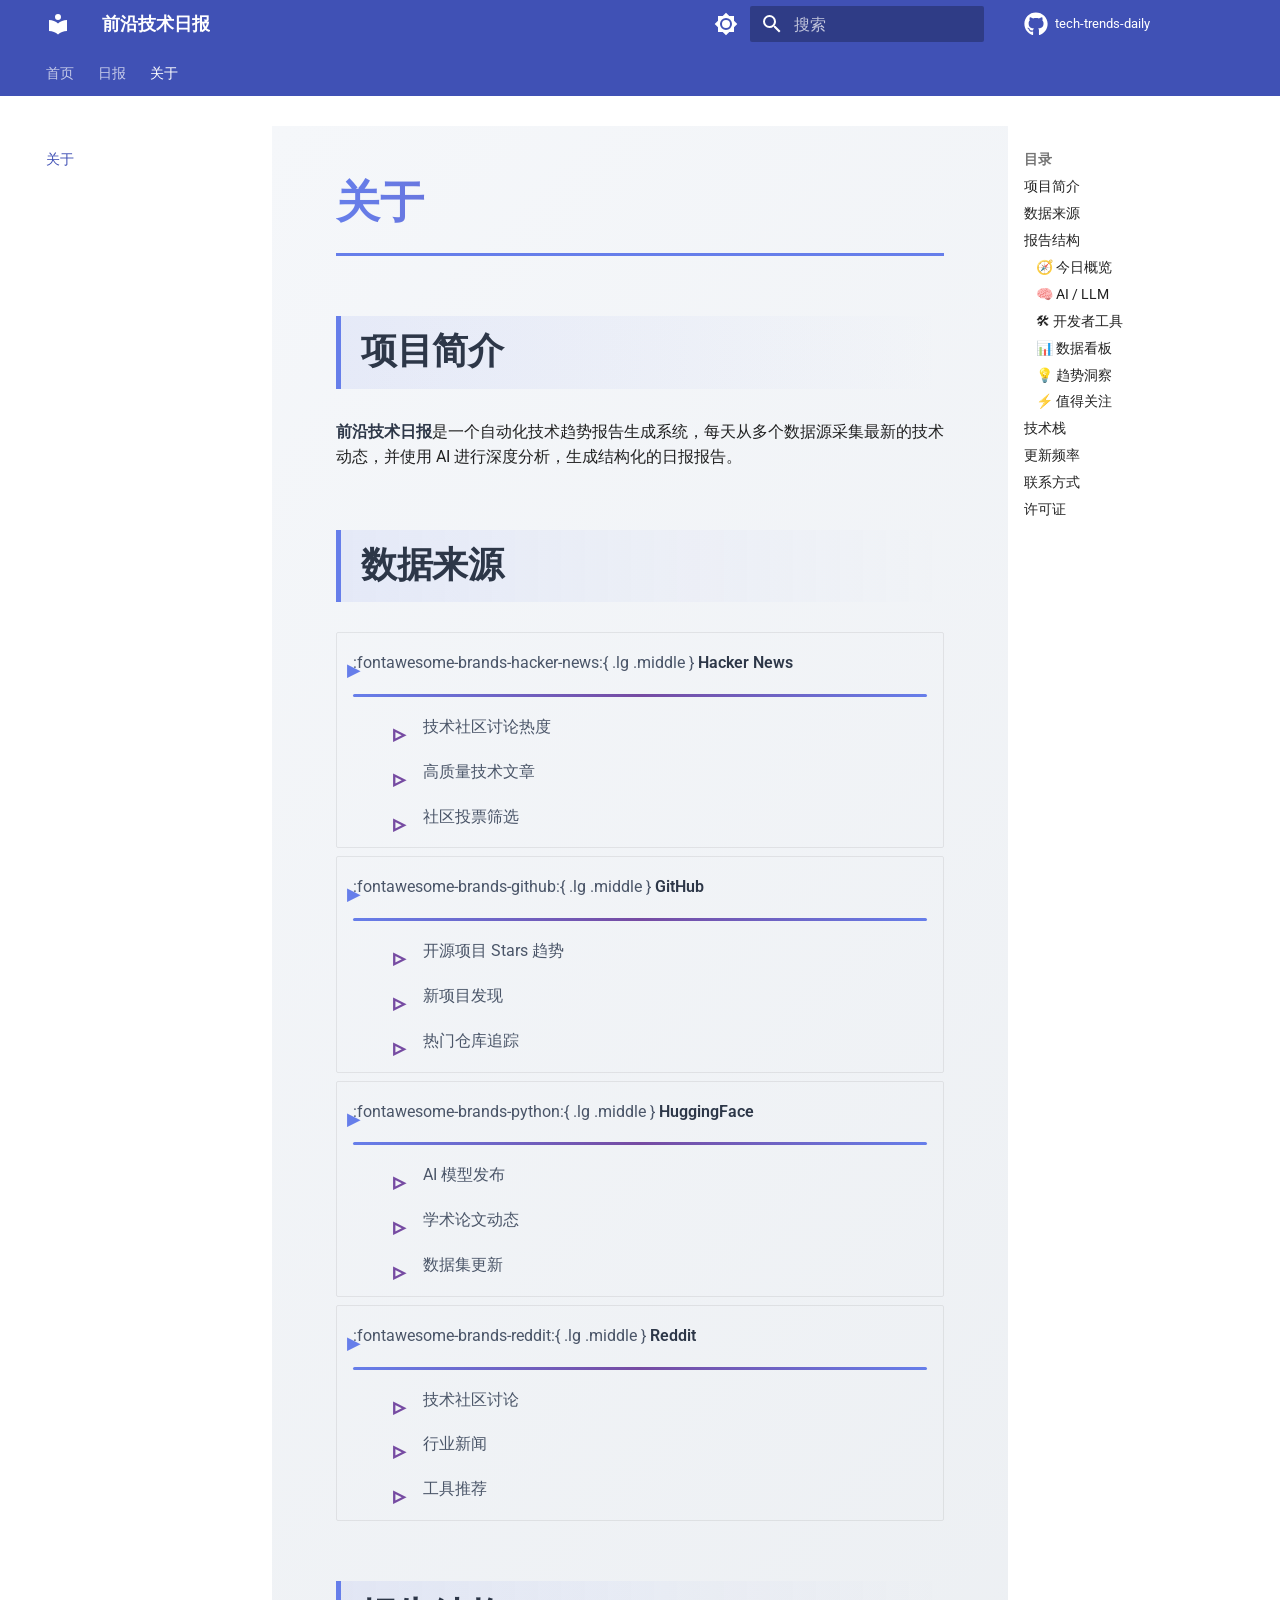
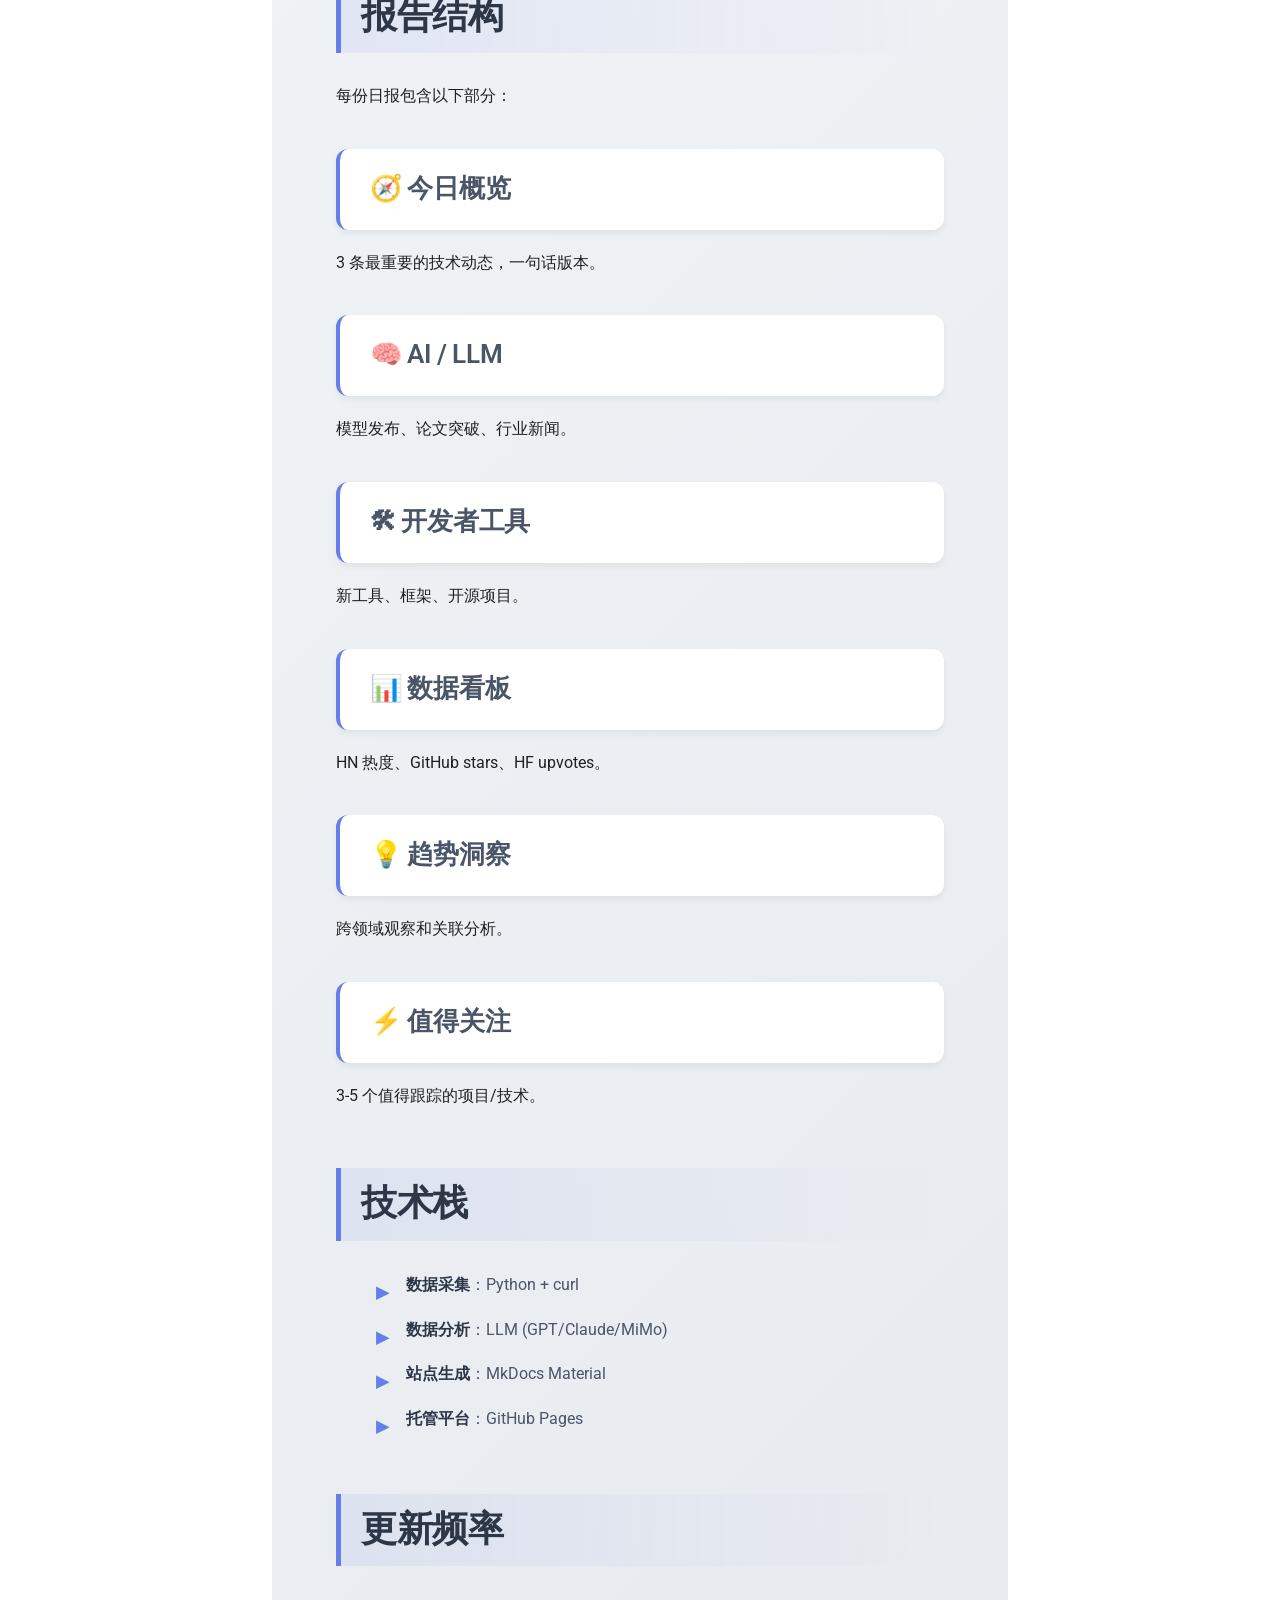
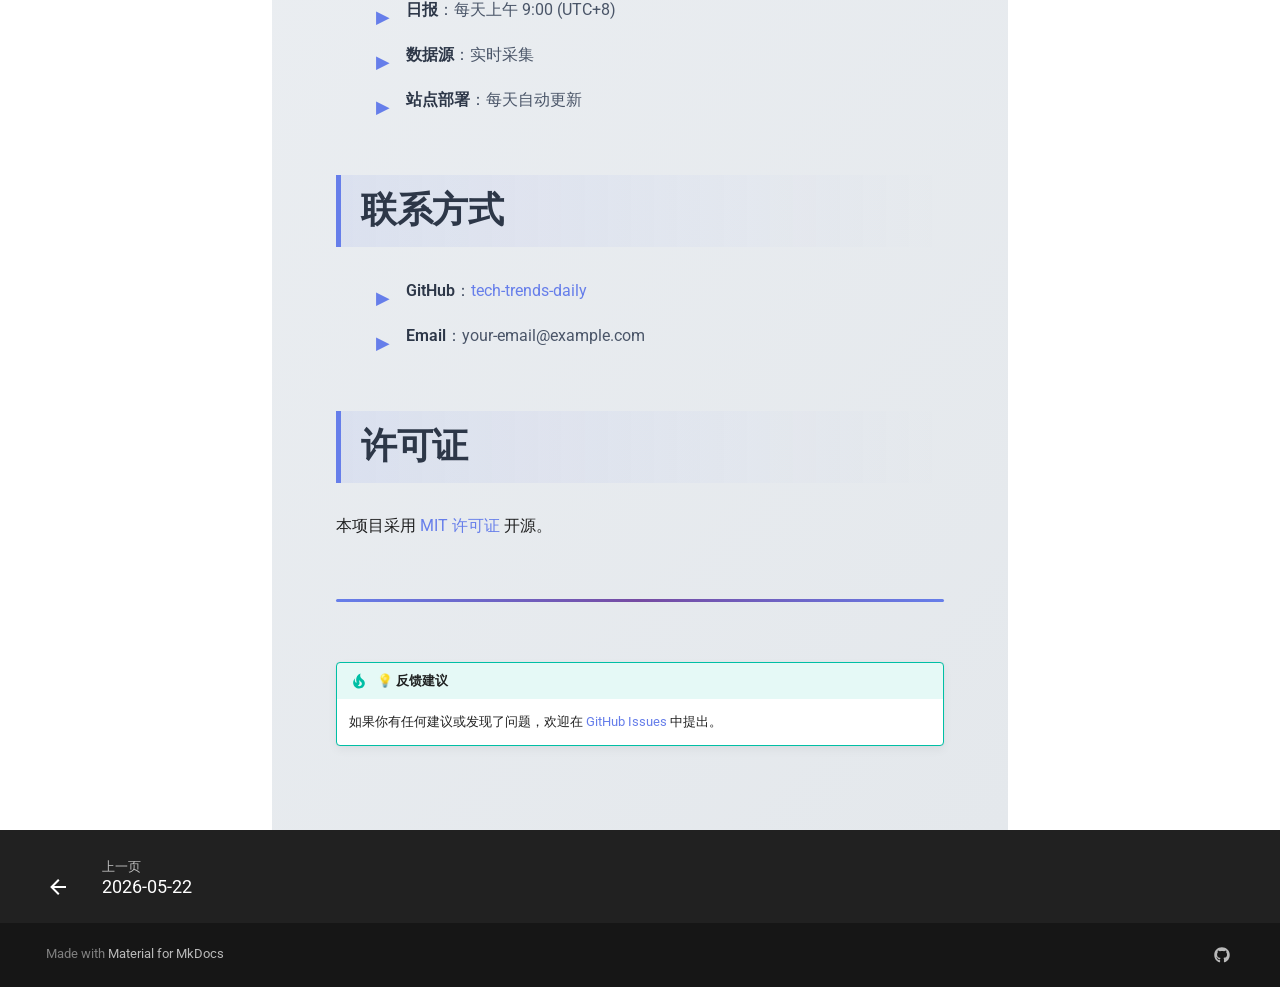
<file: about/index.html>
<!doctype html>
<html lang="zh" class="no-js">
  <head>
    
      <meta charset="utf-8">
      <meta name="viewport" content="width=device-width,initial-scale=1">
      
        <meta name="description" content="每日技术趋势报告，涵盖 AI/LLM、开发者工具、开源项目等前沿技术动态">
      
      
        <meta name="author" content="Hermes Agent">
      
      
      
        <link rel="prev" href="../daily/2026/05/2026-05-22/">
      
      
      
        
      
      
      <link rel="icon" href="../assets/images/favicon.png">
      <meta name="generator" content="mkdocs-1.6.1, mkdocs-material-9.7.6">
    
    
      
        <title>关于 - 前沿技术日报</title>
      
    
    
      <link rel="stylesheet" href="../assets/stylesheets/main.484c7ddc.min.css">
      
        
        <link rel="stylesheet" href="../assets/stylesheets/palette.ab4e12ef.min.css">
      
      


    
    
      
    
    
      
        
        
        <link rel="preconnect" href="https://fonts.gstatic.com" crossorigin>
        <link rel="stylesheet" href="https://fonts.googleapis.com/css?family=Roboto:300,300i,400,400i,700,700i%7CRoboto+Mono:400,400i,700,700i&display=fallback">
        <style>:root{--md-text-font:"Roboto";--md-code-font:"Roboto Mono"}</style>
      
    
    
      <link rel="stylesheet" href="../stylesheets/extra.css">
    
    <script>__md_scope=new URL("..",location),__md_hash=e=>[...e].reduce(((e,_)=>(e<<5)-e+_.charCodeAt(0)),0),__md_get=(e,_=localStorage,t=__md_scope)=>JSON.parse(_.getItem(t.pathname+"."+e)),__md_set=(e,_,t=localStorage,a=__md_scope)=>{try{t.setItem(a.pathname+"."+e,JSON.stringify(_))}catch(e){}}</script>
    
      

    
    
  </head>
  
  
    
    
      
    
    
    
    
    <body dir="ltr" data-md-color-scheme="default" data-md-color-primary="indigo" data-md-color-accent="indigo">
  
    
    <input class="md-toggle" data-md-toggle="drawer" type="checkbox" id="__drawer" autocomplete="off">
    <input class="md-toggle" data-md-toggle="search" type="checkbox" id="__search" autocomplete="off">
    <label class="md-overlay" for="__drawer"></label>
    <div data-md-component="skip">
      
        
        <a href="#_1" class="md-skip">
          跳转至
        </a>
      
    </div>
    <div data-md-component="announce">
      
    </div>
    
    
      

<header class="md-header" data-md-component="header">
  <nav class="md-header__inner md-grid" aria-label="页眉">
    <a href=".." title="前沿技术日报" class="md-header__button md-logo" aria-label="前沿技术日报" data-md-component="logo">
      
  
  <svg xmlns="http://www.w3.org/2000/svg" viewBox="0 0 24 24"><path d="M12 8a3 3 0 0 0 3-3 3 3 0 0 0-3-3 3 3 0 0 0-3 3 3 3 0 0 0 3 3m0 3.54C9.64 9.35 6.5 8 3 8v11c3.5 0 6.64 1.35 9 3.54 2.36-2.19 5.5-3.54 9-3.54V8c-3.5 0-6.64 1.35-9 3.54"/></svg>

    </a>
    <label class="md-header__button md-icon" for="__drawer">
      
      <svg xmlns="http://www.w3.org/2000/svg" viewBox="0 0 24 24"><path d="M3 6h18v2H3zm0 5h18v2H3zm0 5h18v2H3z"/></svg>
    </label>
    <div class="md-header__title" data-md-component="header-title">
      <div class="md-header__ellipsis">
        <div class="md-header__topic">
          <span class="md-ellipsis">
            前沿技术日报
          </span>
        </div>
        <div class="md-header__topic" data-md-component="header-topic">
          <span class="md-ellipsis">
            
              关于
            
          </span>
        </div>
      </div>
    </div>
    
      
        <form class="md-header__option" data-md-component="palette">
  
    
    
    
    <input class="md-option" data-md-color-media="" data-md-color-scheme="default" data-md-color-primary="indigo" data-md-color-accent="indigo"  aria-label="切换到深色模式"  type="radio" name="__palette" id="__palette_0">
    
      <label class="md-header__button md-icon" title="切换到深色模式" for="__palette_1" hidden>
        <svg xmlns="http://www.w3.org/2000/svg" viewBox="0 0 24 24"><path d="M12 8a4 4 0 0 0-4 4 4 4 0 0 0 4 4 4 4 0 0 0 4-4 4 4 0 0 0-4-4m0 10a6 6 0 0 1-6-6 6 6 0 0 1 6-6 6 6 0 0 1 6 6 6 6 0 0 1-6 6m8-9.31V4h-4.69L12 .69 8.69 4H4v4.69L.69 12 4 15.31V20h4.69L12 23.31 15.31 20H20v-4.69L23.31 12z"/></svg>
      </label>
    
  
    
    
    
    <input class="md-option" data-md-color-media="" data-md-color-scheme="slate" data-md-color-primary="indigo" data-md-color-accent="indigo"  aria-label="切换到浅色模式"  type="radio" name="__palette" id="__palette_1">
    
      <label class="md-header__button md-icon" title="切换到浅色模式" for="__palette_0" hidden>
        <svg xmlns="http://www.w3.org/2000/svg" viewBox="0 0 24 24"><path d="M12 18c-.89 0-1.74-.2-2.5-.55C11.56 16.5 13 14.42 13 12s-1.44-4.5-3.5-5.45C10.26 6.2 11.11 6 12 6a6 6 0 0 1 6 6 6 6 0 0 1-6 6m8-9.31V4h-4.69L12 .69 8.69 4H4v4.69L.69 12 4 15.31V20h4.69L12 23.31 15.31 20H20v-4.69L23.31 12z"/></svg>
      </label>
    
  
</form>
      
    
    
      <script>var palette=__md_get("__palette");if(palette&&palette.color){if("(prefers-color-scheme)"===palette.color.media){var media=matchMedia("(prefers-color-scheme: light)"),input=document.querySelector(media.matches?"[data-md-color-media='(prefers-color-scheme: light)']":"[data-md-color-media='(prefers-color-scheme: dark)']");palette.color.media=input.getAttribute("data-md-color-media"),palette.color.scheme=input.getAttribute("data-md-color-scheme"),palette.color.primary=input.getAttribute("data-md-color-primary"),palette.color.accent=input.getAttribute("data-md-color-accent")}for(var[key,value]of Object.entries(palette.color))document.body.setAttribute("data-md-color-"+key,value)}</script>
    
    
    
      
      
        <label class="md-header__button md-icon" for="__search">
          
          <svg xmlns="http://www.w3.org/2000/svg" viewBox="0 0 24 24"><path d="M9.5 3A6.5 6.5 0 0 1 16 9.5c0 1.61-.59 3.09-1.56 4.23l.27.27h.79l5 5-1.5 1.5-5-5v-.79l-.27-.27A6.52 6.52 0 0 1 9.5 16 6.5 6.5 0 0 1 3 9.5 6.5 6.5 0 0 1 9.5 3m0 2C7 5 5 7 5 9.5S7 14 9.5 14 14 12 14 9.5 12 5 9.5 5"/></svg>
        </label>
        <div class="md-search" data-md-component="search" role="dialog">
  <label class="md-search__overlay" for="__search"></label>
  <div class="md-search__inner" role="search">
    <form class="md-search__form" name="search">
      <input type="text" class="md-search__input" name="query" aria-label="搜索" placeholder="搜索" autocapitalize="off" autocorrect="off" autocomplete="off" spellcheck="false" data-md-component="search-query" required>
      <label class="md-search__icon md-icon" for="__search">
        
        <svg xmlns="http://www.w3.org/2000/svg" viewBox="0 0 24 24"><path d="M9.5 3A6.5 6.5 0 0 1 16 9.5c0 1.61-.59 3.09-1.56 4.23l.27.27h.79l5 5-1.5 1.5-5-5v-.79l-.27-.27A6.52 6.52 0 0 1 9.5 16 6.5 6.5 0 0 1 3 9.5 6.5 6.5 0 0 1 9.5 3m0 2C7 5 5 7 5 9.5S7 14 9.5 14 14 12 14 9.5 12 5 9.5 5"/></svg>
        
        <svg xmlns="http://www.w3.org/2000/svg" viewBox="0 0 24 24"><path d="M20 11v2H8l5.5 5.5-1.42 1.42L4.16 12l7.92-7.92L13.5 5.5 8 11z"/></svg>
      </label>
      <nav class="md-search__options" aria-label="查找">
        
          <a href="javascript:void(0)" class="md-search__icon md-icon" title="分享" aria-label="分享" data-clipboard data-clipboard-text="" data-md-component="search-share" tabindex="-1">
            
            <svg xmlns="http://www.w3.org/2000/svg" viewBox="0 0 24 24"><path d="M18 16.08c-.76 0-1.44.3-1.96.77L8.91 12.7c.05-.23.09-.46.09-.7s-.04-.47-.09-.7l7.05-4.11c.54.5 1.25.81 2.04.81a3 3 0 0 0 3-3 3 3 0 0 0-3-3 3 3 0 0 0-3 3c0 .24.04.47.09.7L8.04 9.81C7.5 9.31 6.79 9 6 9a3 3 0 0 0-3 3 3 3 0 0 0 3 3c.79 0 1.5-.31 2.04-.81l7.12 4.15c-.05.21-.08.43-.08.66 0 1.61 1.31 2.91 2.92 2.91s2.92-1.3 2.92-2.91A2.92 2.92 0 0 0 18 16.08"/></svg>
          </a>
        
        <button type="reset" class="md-search__icon md-icon" title="清空当前内容" aria-label="清空当前内容" tabindex="-1">
          
          <svg xmlns="http://www.w3.org/2000/svg" viewBox="0 0 24 24"><path d="M19 6.41 17.59 5 12 10.59 6.41 5 5 6.41 10.59 12 5 17.59 6.41 19 12 13.41 17.59 19 19 17.59 13.41 12z"/></svg>
        </button>
      </nav>
      
        <div class="md-search__suggest" data-md-component="search-suggest"></div>
      
    </form>
    <div class="md-search__output">
      <div class="md-search__scrollwrap" tabindex="0" data-md-scrollfix>
        <div class="md-search-result" data-md-component="search-result">
          <div class="md-search-result__meta">
            正在初始化搜索引擎
          </div>
          <ol class="md-search-result__list" role="presentation"></ol>
        </div>
      </div>
    </div>
  </div>
</div>
      
    
    
      <div class="md-header__source">
        <a href="https://github.com/Tingelam/tech-trends-daily" title="前往仓库" class="md-source" data-md-component="source">
  <div class="md-source__icon md-icon">
    
    <svg xmlns="http://www.w3.org/2000/svg" viewBox="0 0 512 512"><!--! Font Awesome Free 7.1.0 by @fontawesome - https://fontawesome.com License - https://fontawesome.com/license/free (Icons: CC BY 4.0, Fonts: SIL OFL 1.1, Code: MIT License) Copyright 2025 Fonticons, Inc.--><path d="M173.9 397.4c0 2-2.3 3.6-5.2 3.6-3.3.3-5.6-1.3-5.6-3.6 0-2 2.3-3.6 5.2-3.6 3-.3 5.6 1.3 5.6 3.6m-31.1-4.5c-.7 2 1.3 4.3 4.3 4.9 2.6 1 5.6 0 6.2-2s-1.3-4.3-4.3-5.2c-2.6-.7-5.5.3-6.2 2.3m44.2-1.7c-2.9.7-4.9 2.6-4.6 4.9.3 2 2.9 3.3 5.9 2.6 2.9-.7 4.9-2.6 4.6-4.6-.3-1.9-3-3.2-5.9-2.9M252.8 8C114.1 8 8 113.3 8 252c0 110.9 69.8 205.8 169.5 239.2 12.8 2.3 17.3-5.6 17.3-12.1 0-6.2-.3-40.4-.3-61.4 0 0-70 15-84.7-29.8 0 0-11.4-29.1-27.8-36.6 0 0-22.9-15.7 1.6-15.4 0 0 24.9 2 38.6 25.8 21.9 38.6 58.6 27.5 72.9 20.9 2.3-16 8.8-27.1 16-33.7-55.9-6.2-112.3-14.3-112.3-110.5 0-27.5 7.6-41.3 23.6-58.9-2.6-6.5-11.1-33.3 2.6-67.9 20.9-6.5 69 27 69 27 20-5.6 41.5-8.5 62.8-8.5s42.8 2.9 62.8 8.5c0 0 48.1-33.6 69-27 13.7 34.7 5.2 61.4 2.6 67.9 16 17.7 25.8 31.5 25.8 58.9 0 96.5-58.9 104.2-114.8 110.5 9.2 7.9 17 22.9 17 46.4 0 33.7-.3 75.4-.3 83.6 0 6.5 4.6 14.4 17.3 12.1C436.2 457.8 504 362.9 504 252 504 113.3 391.5 8 252.8 8M105.2 352.9c-1.3 1-1 3.3.7 5.2 1.6 1.6 3.9 2.3 5.2 1 1.3-1 1-3.3-.7-5.2-1.6-1.6-3.9-2.3-5.2-1m-10.8-8.1c-.7 1.3.3 2.9 2.3 3.9 1.6 1 3.6.7 4.3-.7.7-1.3-.3-2.9-2.3-3.9-2-.6-3.6-.3-4.3.7m32.4 35.6c-1.6 1.3-1 4.3 1.3 6.2 2.3 2.3 5.2 2.6 6.5 1 1.3-1.3.7-4.3-1.3-6.2-2.2-2.3-5.2-2.6-6.5-1m-11.4-14.7c-1.6 1-1.6 3.6 0 5.9s4.3 3.3 5.6 2.3c1.6-1.3 1.6-3.9 0-6.2-1.4-2.3-4-3.3-5.6-2"/></svg>
  </div>
  <div class="md-source__repository">
    tech-trends-daily
  </div>
</a>
      </div>
    
  </nav>
  
</header>
    
    <div class="md-container" data-md-component="container">
      
      
        
          
            
<nav class="md-tabs" aria-label="标签" data-md-component="tabs">
  <div class="md-grid">
    <ul class="md-tabs__list">
      
        
  
  
  
  
    <li class="md-tabs__item">
      <a href=".." class="md-tabs__link">
        
  
  
    
  
  首页

      </a>
    </li>
  

      
        
  
  
  
  
    
    
      
  
  
  
  
    
    
      
  
  
  
  
    
    
      <li class="md-tabs__item">
        <a href="../daily/2026/05/2026-05-23/" class="md-tabs__link">
          
  
  
  日报

        </a>
      </li>
    
  

    
  

    
  

      
        
  
  
  
    
  
  
    <li class="md-tabs__item md-tabs__item--active">
      <a href="./" class="md-tabs__link">
        
  
  
    
  
  关于

      </a>
    </li>
  

      
    </ul>
  </div>
</nav>
          
        
      
      <main class="md-main" data-md-component="main">
        <div class="md-main__inner md-grid">
          
            
              
              <div class="md-sidebar md-sidebar--primary" data-md-component="sidebar" data-md-type="navigation" >
                <div class="md-sidebar__scrollwrap">
                  <div class="md-sidebar__inner">
                    


  


<nav class="md-nav md-nav--primary md-nav--lifted" aria-label="导航栏" data-md-level="0">
  <label class="md-nav__title" for="__drawer">
    <a href=".." title="前沿技术日报" class="md-nav__button md-logo" aria-label="前沿技术日报" data-md-component="logo">
      
  
  <svg xmlns="http://www.w3.org/2000/svg" viewBox="0 0 24 24"><path d="M12 8a3 3 0 0 0 3-3 3 3 0 0 0-3-3 3 3 0 0 0-3 3 3 3 0 0 0 3 3m0 3.54C9.64 9.35 6.5 8 3 8v11c3.5 0 6.64 1.35 9 3.54 2.36-2.19 5.5-3.54 9-3.54V8c-3.5 0-6.64 1.35-9 3.54"/></svg>

    </a>
    前沿技术日报
  </label>
  
    <div class="md-nav__source">
      <a href="https://github.com/Tingelam/tech-trends-daily" title="前往仓库" class="md-source" data-md-component="source">
  <div class="md-source__icon md-icon">
    
    <svg xmlns="http://www.w3.org/2000/svg" viewBox="0 0 512 512"><!--! Font Awesome Free 7.1.0 by @fontawesome - https://fontawesome.com License - https://fontawesome.com/license/free (Icons: CC BY 4.0, Fonts: SIL OFL 1.1, Code: MIT License) Copyright 2025 Fonticons, Inc.--><path d="M173.9 397.4c0 2-2.3 3.6-5.2 3.6-3.3.3-5.6-1.3-5.6-3.6 0-2 2.3-3.6 5.2-3.6 3-.3 5.6 1.3 5.6 3.6m-31.1-4.5c-.7 2 1.3 4.3 4.3 4.9 2.6 1 5.6 0 6.2-2s-1.3-4.3-4.3-5.2c-2.6-.7-5.5.3-6.2 2.3m44.2-1.7c-2.9.7-4.9 2.6-4.6 4.9.3 2 2.9 3.3 5.9 2.6 2.9-.7 4.9-2.6 4.6-4.6-.3-1.9-3-3.2-5.9-2.9M252.8 8C114.1 8 8 113.3 8 252c0 110.9 69.8 205.8 169.5 239.2 12.8 2.3 17.3-5.6 17.3-12.1 0-6.2-.3-40.4-.3-61.4 0 0-70 15-84.7-29.8 0 0-11.4-29.1-27.8-36.6 0 0-22.9-15.7 1.6-15.4 0 0 24.9 2 38.6 25.8 21.9 38.6 58.6 27.5 72.9 20.9 2.3-16 8.8-27.1 16-33.7-55.9-6.2-112.3-14.3-112.3-110.5 0-27.5 7.6-41.3 23.6-58.9-2.6-6.5-11.1-33.3 2.6-67.9 20.9-6.5 69 27 69 27 20-5.6 41.5-8.5 62.8-8.5s42.8 2.9 62.8 8.5c0 0 48.1-33.6 69-27 13.7 34.7 5.2 61.4 2.6 67.9 16 17.7 25.8 31.5 25.8 58.9 0 96.5-58.9 104.2-114.8 110.5 9.2 7.9 17 22.9 17 46.4 0 33.7-.3 75.4-.3 83.6 0 6.5 4.6 14.4 17.3 12.1C436.2 457.8 504 362.9 504 252 504 113.3 391.5 8 252.8 8M105.2 352.9c-1.3 1-1 3.3.7 5.2 1.6 1.6 3.9 2.3 5.2 1 1.3-1 1-3.3-.7-5.2-1.6-1.6-3.9-2.3-5.2-1m-10.8-8.1c-.7 1.3.3 2.9 2.3 3.9 1.6 1 3.6.7 4.3-.7.7-1.3-.3-2.9-2.3-3.9-2-.6-3.6-.3-4.3.7m32.4 35.6c-1.6 1.3-1 4.3 1.3 6.2 2.3 2.3 5.2 2.6 6.5 1 1.3-1.3.7-4.3-1.3-6.2-2.2-2.3-5.2-2.6-6.5-1m-11.4-14.7c-1.6 1-1.6 3.6 0 5.9s4.3 3.3 5.6 2.3c1.6-1.3 1.6-3.9 0-6.2-1.4-2.3-4-3.3-5.6-2"/></svg>
  </div>
  <div class="md-source__repository">
    tech-trends-daily
  </div>
</a>
    </div>
  
  <ul class="md-nav__list" data-md-scrollfix>
    
      
      
  
  
  
  
    <li class="md-nav__item">
      <a href=".." class="md-nav__link">
        
  
  
  <span class="md-ellipsis">
    
  
    首页
  

    
  </span>
  
  

      </a>
    </li>
  

    
      
      
  
  
  
  
    
    
    
    
      
      
        
      
    
    
    <li class="md-nav__item md-nav__item--nested">
      
        
        
          
        
        <input class="md-nav__toggle md-toggle md-toggle--indeterminate" type="checkbox" id="__nav_2" >
        
          
          <label class="md-nav__link" for="__nav_2" id="__nav_2_label" tabindex="0">
            
  
  
  <span class="md-ellipsis">
    
  
    日报
  

    
  </span>
  
  

            <span class="md-nav__icon md-icon"></span>
          </label>
        
        <nav class="md-nav" data-md-level="1" aria-labelledby="__nav_2_label" aria-expanded="false">
          <label class="md-nav__title" for="__nav_2">
            <span class="md-nav__icon md-icon"></span>
            
  
    日报
  

          </label>
          <ul class="md-nav__list" data-md-scrollfix>
            
              
                
  
  
  
  
    
    
    
    
      
      
        
      
    
    
    <li class="md-nav__item md-nav__item--nested">
      
        
        
          
        
        <input class="md-nav__toggle md-toggle md-toggle--indeterminate" type="checkbox" id="__nav_2_1" >
        
          
          <label class="md-nav__link" for="__nav_2_1" id="__nav_2_1_label" tabindex="0">
            
  
  
  <span class="md-ellipsis">
    
  
    2026年
  

    
  </span>
  
  

            <span class="md-nav__icon md-icon"></span>
          </label>
        
        <nav class="md-nav" data-md-level="2" aria-labelledby="__nav_2_1_label" aria-expanded="false">
          <label class="md-nav__title" for="__nav_2_1">
            <span class="md-nav__icon md-icon"></span>
            
  
    2026年
  

          </label>
          <ul class="md-nav__list" data-md-scrollfix>
            
              
                
  
  
  
  
    
    
    
    
      
      
        
      
    
    
    <li class="md-nav__item md-nav__item--nested">
      
        
        
          
        
        <input class="md-nav__toggle md-toggle md-toggle--indeterminate" type="checkbox" id="__nav_2_1_1" >
        
          
          <label class="md-nav__link" for="__nav_2_1_1" id="__nav_2_1_1_label" tabindex="0">
            
  
  
  <span class="md-ellipsis">
    
  
    5月
  

    
  </span>
  
  

            <span class="md-nav__icon md-icon"></span>
          </label>
        
        <nav class="md-nav" data-md-level="3" aria-labelledby="__nav_2_1_1_label" aria-expanded="false">
          <label class="md-nav__title" for="__nav_2_1_1">
            <span class="md-nav__icon md-icon"></span>
            
  
    5月
  

          </label>
          <ul class="md-nav__list" data-md-scrollfix>
            
              
                
  
  
  
  
    <li class="md-nav__item">
      <a href="../daily/2026/05/2026-05-23/" class="md-nav__link">
        
  
  
  <span class="md-ellipsis">
    
  
    2026-05-23
  

    
  </span>
  
  

      </a>
    </li>
  

              
            
              
                
  
  
  
  
    <li class="md-nav__item">
      <a href="../daily/2026/05/2026-05-22/" class="md-nav__link">
        
  
  
  <span class="md-ellipsis">
    
  
    2026-05-22
  

    
  </span>
  
  

      </a>
    </li>
  

              
            
          </ul>
        </nav>
      
    </li>
  

              
            
          </ul>
        </nav>
      
    </li>
  

              
            
          </ul>
        </nav>
      
    </li>
  

    
      
      
  
  
    
  
  
  
    <li class="md-nav__item md-nav__item--active">
      
      <input class="md-nav__toggle md-toggle" type="checkbox" id="__toc">
      
      
        
      
      
        <label class="md-nav__link md-nav__link--active" for="__toc">
          
  
  
  <span class="md-ellipsis">
    
  
    关于
  

    
  </span>
  
  

          <span class="md-nav__icon md-icon"></span>
        </label>
      
      <a href="./" class="md-nav__link md-nav__link--active">
        
  
  
  <span class="md-ellipsis">
    
  
    关于
  

    
  </span>
  
  

      </a>
      
        

<nav class="md-nav md-nav--secondary" aria-label="目录">
  
  
  
    
  
  
    <label class="md-nav__title" for="__toc">
      <span class="md-nav__icon md-icon"></span>
      目录
    </label>
    <ul class="md-nav__list" data-md-component="toc" data-md-scrollfix>
      
        <li class="md-nav__item">
  <a href="#_2" class="md-nav__link">
    <span class="md-ellipsis">
      
        项目简介
      
    </span>
  </a>
  
</li>
      
        <li class="md-nav__item">
  <a href="#_3" class="md-nav__link">
    <span class="md-ellipsis">
      
        数据来源
      
    </span>
  </a>
  
</li>
      
        <li class="md-nav__item">
  <a href="#_4" class="md-nav__link">
    <span class="md-ellipsis">
      
        报告结构
      
    </span>
  </a>
  
    <nav class="md-nav" aria-label="报告结构">
      <ul class="md-nav__list">
        
          <li class="md-nav__item">
  <a href="#_5" class="md-nav__link">
    <span class="md-ellipsis">
      
        🧭 今日概览
      
    </span>
  </a>
  
</li>
        
          <li class="md-nav__item">
  <a href="#ai-llm" class="md-nav__link">
    <span class="md-ellipsis">
      
        🧠 AI / LLM
      
    </span>
  </a>
  
</li>
        
          <li class="md-nav__item">
  <a href="#_6" class="md-nav__link">
    <span class="md-ellipsis">
      
        🛠 开发者工具
      
    </span>
  </a>
  
</li>
        
          <li class="md-nav__item">
  <a href="#_7" class="md-nav__link">
    <span class="md-ellipsis">
      
        📊 数据看板
      
    </span>
  </a>
  
</li>
        
          <li class="md-nav__item">
  <a href="#_8" class="md-nav__link">
    <span class="md-ellipsis">
      
        💡 趋势洞察
      
    </span>
  </a>
  
</li>
        
          <li class="md-nav__item">
  <a href="#_9" class="md-nav__link">
    <span class="md-ellipsis">
      
        ⚡ 值得关注
      
    </span>
  </a>
  
</li>
        
      </ul>
    </nav>
  
</li>
      
        <li class="md-nav__item">
  <a href="#_10" class="md-nav__link">
    <span class="md-ellipsis">
      
        技术栈
      
    </span>
  </a>
  
</li>
      
        <li class="md-nav__item">
  <a href="#_11" class="md-nav__link">
    <span class="md-ellipsis">
      
        更新频率
      
    </span>
  </a>
  
</li>
      
        <li class="md-nav__item">
  <a href="#_12" class="md-nav__link">
    <span class="md-ellipsis">
      
        联系方式
      
    </span>
  </a>
  
</li>
      
        <li class="md-nav__item">
  <a href="#_13" class="md-nav__link">
    <span class="md-ellipsis">
      
        许可证
      
    </span>
  </a>
  
</li>
      
    </ul>
  
</nav>
      
    </li>
  

    
  </ul>
</nav>
                  </div>
                </div>
              </div>
            
            
              
              <div class="md-sidebar md-sidebar--secondary" data-md-component="sidebar" data-md-type="toc" >
                <div class="md-sidebar__scrollwrap">
                  <div class="md-sidebar__inner">
                    

<nav class="md-nav md-nav--secondary" aria-label="目录">
  
  
  
    
  
  
    <label class="md-nav__title" for="__toc">
      <span class="md-nav__icon md-icon"></span>
      目录
    </label>
    <ul class="md-nav__list" data-md-component="toc" data-md-scrollfix>
      
        <li class="md-nav__item">
  <a href="#_2" class="md-nav__link">
    <span class="md-ellipsis">
      
        项目简介
      
    </span>
  </a>
  
</li>
      
        <li class="md-nav__item">
  <a href="#_3" class="md-nav__link">
    <span class="md-ellipsis">
      
        数据来源
      
    </span>
  </a>
  
</li>
      
        <li class="md-nav__item">
  <a href="#_4" class="md-nav__link">
    <span class="md-ellipsis">
      
        报告结构
      
    </span>
  </a>
  
    <nav class="md-nav" aria-label="报告结构">
      <ul class="md-nav__list">
        
          <li class="md-nav__item">
  <a href="#_5" class="md-nav__link">
    <span class="md-ellipsis">
      
        🧭 今日概览
      
    </span>
  </a>
  
</li>
        
          <li class="md-nav__item">
  <a href="#ai-llm" class="md-nav__link">
    <span class="md-ellipsis">
      
        🧠 AI / LLM
      
    </span>
  </a>
  
</li>
        
          <li class="md-nav__item">
  <a href="#_6" class="md-nav__link">
    <span class="md-ellipsis">
      
        🛠 开发者工具
      
    </span>
  </a>
  
</li>
        
          <li class="md-nav__item">
  <a href="#_7" class="md-nav__link">
    <span class="md-ellipsis">
      
        📊 数据看板
      
    </span>
  </a>
  
</li>
        
          <li class="md-nav__item">
  <a href="#_8" class="md-nav__link">
    <span class="md-ellipsis">
      
        💡 趋势洞察
      
    </span>
  </a>
  
</li>
        
          <li class="md-nav__item">
  <a href="#_9" class="md-nav__link">
    <span class="md-ellipsis">
      
        ⚡ 值得关注
      
    </span>
  </a>
  
</li>
        
      </ul>
    </nav>
  
</li>
      
        <li class="md-nav__item">
  <a href="#_10" class="md-nav__link">
    <span class="md-ellipsis">
      
        技术栈
      
    </span>
  </a>
  
</li>
      
        <li class="md-nav__item">
  <a href="#_11" class="md-nav__link">
    <span class="md-ellipsis">
      
        更新频率
      
    </span>
  </a>
  
</li>
      
        <li class="md-nav__item">
  <a href="#_12" class="md-nav__link">
    <span class="md-ellipsis">
      
        联系方式
      
    </span>
  </a>
  
</li>
      
        <li class="md-nav__item">
  <a href="#_13" class="md-nav__link">
    <span class="md-ellipsis">
      
        许可证
      
    </span>
  </a>
  
</li>
      
    </ul>
  
</nav>
                  </div>
                </div>
              </div>
            
          
          
            <div class="md-content" data-md-component="content">
              
              <article class="md-content__inner md-typeset">
                
                  


  
  


<h1 id="_1">关于<a class="headerlink" href="#_1" title="Permanent link">&para;</a></h1>
<h2 id="_2">项目简介<a class="headerlink" href="#_2" title="Permanent link">&para;</a></h2>
<p><strong>前沿技术日报</strong>是一个自动化技术趋势报告生成系统，每天从多个数据源采集最新的技术动态，并使用 AI 进行深度分析，生成结构化的日报报告。</p>
<h2 id="_3">数据来源<a class="headerlink" href="#_3" title="Permanent link">&para;</a></h2>
<div class="grid cards">
<ul>
<li>
<p>:fontawesome-brands-hacker-news:{ .lg .middle } <strong>Hacker News</strong></p>
<hr />
<ul>
<li>技术社区讨论热度</li>
<li>高质量技术文章</li>
<li>社区投票筛选</li>
</ul>
</li>
<li>
<p>:fontawesome-brands-github:{ .lg .middle } <strong>GitHub</strong></p>
<hr />
<ul>
<li>开源项目 Stars 趋势</li>
<li>新项目发现</li>
<li>热门仓库追踪</li>
</ul>
</li>
<li>
<p>:fontawesome-brands-python:{ .lg .middle } <strong>HuggingFace</strong></p>
<hr />
<ul>
<li>AI 模型发布</li>
<li>学术论文动态</li>
<li>数据集更新</li>
</ul>
</li>
<li>
<p>:fontawesome-brands-reddit:{ .lg .middle } <strong>Reddit</strong></p>
<hr />
<ul>
<li>技术社区讨论</li>
<li>行业新闻</li>
<li>工具推荐</li>
</ul>
</li>
</ul>
</div>
<h2 id="_4">报告结构<a class="headerlink" href="#_4" title="Permanent link">&para;</a></h2>
<p>每份日报包含以下部分：</p>
<h3 id="_5">🧭 今日概览<a class="headerlink" href="#_5" title="Permanent link">&para;</a></h3>
<p>3 条最重要的技术动态，一句话版本。</p>
<h3 id="ai-llm">🧠 AI / LLM<a class="headerlink" href="#ai-llm" title="Permanent link">&para;</a></h3>
<p>模型发布、论文突破、行业新闻。</p>
<h3 id="_6">🛠 开发者工具<a class="headerlink" href="#_6" title="Permanent link">&para;</a></h3>
<p>新工具、框架、开源项目。</p>
<h3 id="_7">📊 数据看板<a class="headerlink" href="#_7" title="Permanent link">&para;</a></h3>
<p>HN 热度、GitHub stars、HF upvotes。</p>
<h3 id="_8">💡 趋势洞察<a class="headerlink" href="#_8" title="Permanent link">&para;</a></h3>
<p>跨领域观察和关联分析。</p>
<h3 id="_9">⚡ 值得关注<a class="headerlink" href="#_9" title="Permanent link">&para;</a></h3>
<p>3-5 个值得跟踪的项目/技术。</p>
<h2 id="_10">技术栈<a class="headerlink" href="#_10" title="Permanent link">&para;</a></h2>
<ul>
<li><strong>数据采集</strong>：Python + curl</li>
<li><strong>数据分析</strong>：LLM (GPT/Claude/MiMo)</li>
<li><strong>站点生成</strong>：MkDocs Material</li>
<li><strong>托管平台</strong>：GitHub Pages</li>
</ul>
<h2 id="_11">更新频率<a class="headerlink" href="#_11" title="Permanent link">&para;</a></h2>
<ul>
<li><strong>日报</strong>：每天上午 9:00 (UTC+8)</li>
<li><strong>数据源</strong>：实时采集</li>
<li><strong>站点部署</strong>：每天自动更新</li>
</ul>
<h2 id="_12">联系方式<a class="headerlink" href="#_12" title="Permanent link">&para;</a></h2>
<ul>
<li><strong>GitHub</strong>：<a href="https://github.com/your-username/tech-trends-daily">tech-trends-daily</a></li>
<li><strong>Email</strong>：your-email@example.com</li>
</ul>
<h2 id="_13">许可证<a class="headerlink" href="#_13" title="Permanent link">&para;</a></h2>
<p>本项目采用 <a href="https://opensource.org/licenses/MIT">MIT 许可证</a> 开源。</p>
<hr />
<div class="admonition tip">
<p class="admonition-title">💡 反馈建议</p>
<p>如果你有任何建议或发现了问题，欢迎在 <a href="https://github.com/your-username/tech-trends-daily/issues">GitHub Issues</a> 中提出。</p>
</div>












                
              </article>
            </div>
          
          
  <script>var tabs=__md_get("__tabs");if(Array.isArray(tabs))e:for(var set of document.querySelectorAll(".tabbed-set")){var labels=set.querySelector(".tabbed-labels");for(var tab of tabs)for(var label of labels.getElementsByTagName("label"))if(label.innerText.trim()===tab){var input=document.getElementById(label.htmlFor);input.checked=!0;continue e}}</script>

<script>var target=document.getElementById(location.hash.slice(1));target&&target.name&&(target.checked=target.name.startsWith("__tabbed_"))</script>
        </div>
        
          <button type="button" class="md-top md-icon" data-md-component="top" hidden>
  
  <svg xmlns="http://www.w3.org/2000/svg" viewBox="0 0 24 24"><path d="M13 20h-2V8l-5.5 5.5-1.42-1.42L12 4.16l7.92 7.92-1.42 1.42L13 8z"/></svg>
  回到页面顶部
</button>
        
      </main>
      
        <footer class="md-footer">
  
    
      
      <nav class="md-footer__inner md-grid" aria-label="页脚" >
        
          
          <a href="../daily/2026/05/2026-05-22/" class="md-footer__link md-footer__link--prev" aria-label="上一页: 2026-05-22">
            <div class="md-footer__button md-icon">
              
              <svg xmlns="http://www.w3.org/2000/svg" viewBox="0 0 24 24"><path d="M20 11v2H8l5.5 5.5-1.42 1.42L4.16 12l7.92-7.92L13.5 5.5 8 11z"/></svg>
            </div>
            <div class="md-footer__title">
              <span class="md-footer__direction">
                上一页
              </span>
              <div class="md-ellipsis">
                2026-05-22
              </div>
            </div>
          </a>
        
        
      </nav>
    
  
  <div class="md-footer-meta md-typeset">
    <div class="md-footer-meta__inner md-grid">
      <div class="md-copyright">
  
  
    Made with
    <a href="https://squidfunk.github.io/mkdocs-material/" target="_blank" rel="noopener">
      Material for MkDocs
    </a>
  
</div>
      
        
<div class="md-social">
  
    
    
    
    
      
      
    
    <a href="https://github.com/your-username" target="_blank" rel="noopener" title="github.com" class="md-social__link">
      <svg xmlns="http://www.w3.org/2000/svg" viewBox="0 0 512 512"><!--! Font Awesome Free 7.1.0 by @fontawesome - https://fontawesome.com License - https://fontawesome.com/license/free (Icons: CC BY 4.0, Fonts: SIL OFL 1.1, Code: MIT License) Copyright 2025 Fonticons, Inc.--><path d="M173.9 397.4c0 2-2.3 3.6-5.2 3.6-3.3.3-5.6-1.3-5.6-3.6 0-2 2.3-3.6 5.2-3.6 3-.3 5.6 1.3 5.6 3.6m-31.1-4.5c-.7 2 1.3 4.3 4.3 4.9 2.6 1 5.6 0 6.2-2s-1.3-4.3-4.3-5.2c-2.6-.7-5.5.3-6.2 2.3m44.2-1.7c-2.9.7-4.9 2.6-4.6 4.9.3 2 2.9 3.3 5.9 2.6 2.9-.7 4.9-2.6 4.6-4.6-.3-1.9-3-3.2-5.9-2.9M252.8 8C114.1 8 8 113.3 8 252c0 110.9 69.8 205.8 169.5 239.2 12.8 2.3 17.3-5.6 17.3-12.1 0-6.2-.3-40.4-.3-61.4 0 0-70 15-84.7-29.8 0 0-11.4-29.1-27.8-36.6 0 0-22.9-15.7 1.6-15.4 0 0 24.9 2 38.6 25.8 21.9 38.6 58.6 27.5 72.9 20.9 2.3-16 8.8-27.1 16-33.7-55.9-6.2-112.3-14.3-112.3-110.5 0-27.5 7.6-41.3 23.6-58.9-2.6-6.5-11.1-33.3 2.6-67.9 20.9-6.5 69 27 69 27 20-5.6 41.5-8.5 62.8-8.5s42.8 2.9 62.8 8.5c0 0 48.1-33.6 69-27 13.7 34.7 5.2 61.4 2.6 67.9 16 17.7 25.8 31.5 25.8 58.9 0 96.5-58.9 104.2-114.8 110.5 9.2 7.9 17 22.9 17 46.4 0 33.7-.3 75.4-.3 83.6 0 6.5 4.6 14.4 17.3 12.1C436.2 457.8 504 362.9 504 252 504 113.3 391.5 8 252.8 8M105.2 352.9c-1.3 1-1 3.3.7 5.2 1.6 1.6 3.9 2.3 5.2 1 1.3-1 1-3.3-.7-5.2-1.6-1.6-3.9-2.3-5.2-1m-10.8-8.1c-.7 1.3.3 2.9 2.3 3.9 1.6 1 3.6.7 4.3-.7.7-1.3-.3-2.9-2.3-3.9-2-.6-3.6-.3-4.3.7m32.4 35.6c-1.6 1.3-1 4.3 1.3 6.2 2.3 2.3 5.2 2.6 6.5 1 1.3-1.3.7-4.3-1.3-6.2-2.2-2.3-5.2-2.6-6.5-1m-11.4-14.7c-1.6 1-1.6 3.6 0 5.9s4.3 3.3 5.6 2.3c1.6-1.3 1.6-3.9 0-6.2-1.4-2.3-4-3.3-5.6-2"/></svg>
    </a>
  
</div>
      
    </div>
  </div>
</footer>
      
    </div>
    <div class="md-dialog" data-md-component="dialog">
      <div class="md-dialog__inner md-typeset"></div>
    </div>
    
    
    
      
      
      <script id="__config" type="application/json">{"annotate": null, "base": "..", "features": ["navigation.tabs", "navigation.sections", "navigation.expand", "navigation.top", "navigation.footer", "search.suggest", "search.highlight", "search.share", "content.code.copy", "content.code.annotate", "content.tabs.link", "footer.previous_next"], "search": "../assets/javascripts/workers/search.2c215733.min.js", "tags": null, "translations": {"clipboard.copied": "\u5df2\u590d\u5236", "clipboard.copy": "\u590d\u5236", "search.result.more.one": "\u5728\u8be5\u9875\u4e0a\u8fd8\u6709 1 \u4e2a\u7b26\u5408\u6761\u4ef6\u7684\u7ed3\u679c", "search.result.more.other": "\u5728\u8be5\u9875\u4e0a\u8fd8\u6709 # \u4e2a\u7b26\u5408\u6761\u4ef6\u7684\u7ed3\u679c", "search.result.none": "\u6ca1\u6709\u627e\u5230\u7b26\u5408\u6761\u4ef6\u7684\u7ed3\u679c", "search.result.one": "\u627e\u5230 1 \u4e2a\u7b26\u5408\u6761\u4ef6\u7684\u7ed3\u679c", "search.result.other": "# \u4e2a\u7b26\u5408\u6761\u4ef6\u7684\u7ed3\u679c", "search.result.placeholder": "\u952e\u5165\u4ee5\u5f00\u59cb\u641c\u7d22", "search.result.term.missing": "\u7f3a\u5c11", "select.version": "\u9009\u62e9\u5f53\u524d\u7248\u672c"}, "version": null}</script>
    
    
      <script src="../assets/javascripts/bundle.79ae519e.min.js"></script>
      
    
  </body>
</html>
</file>
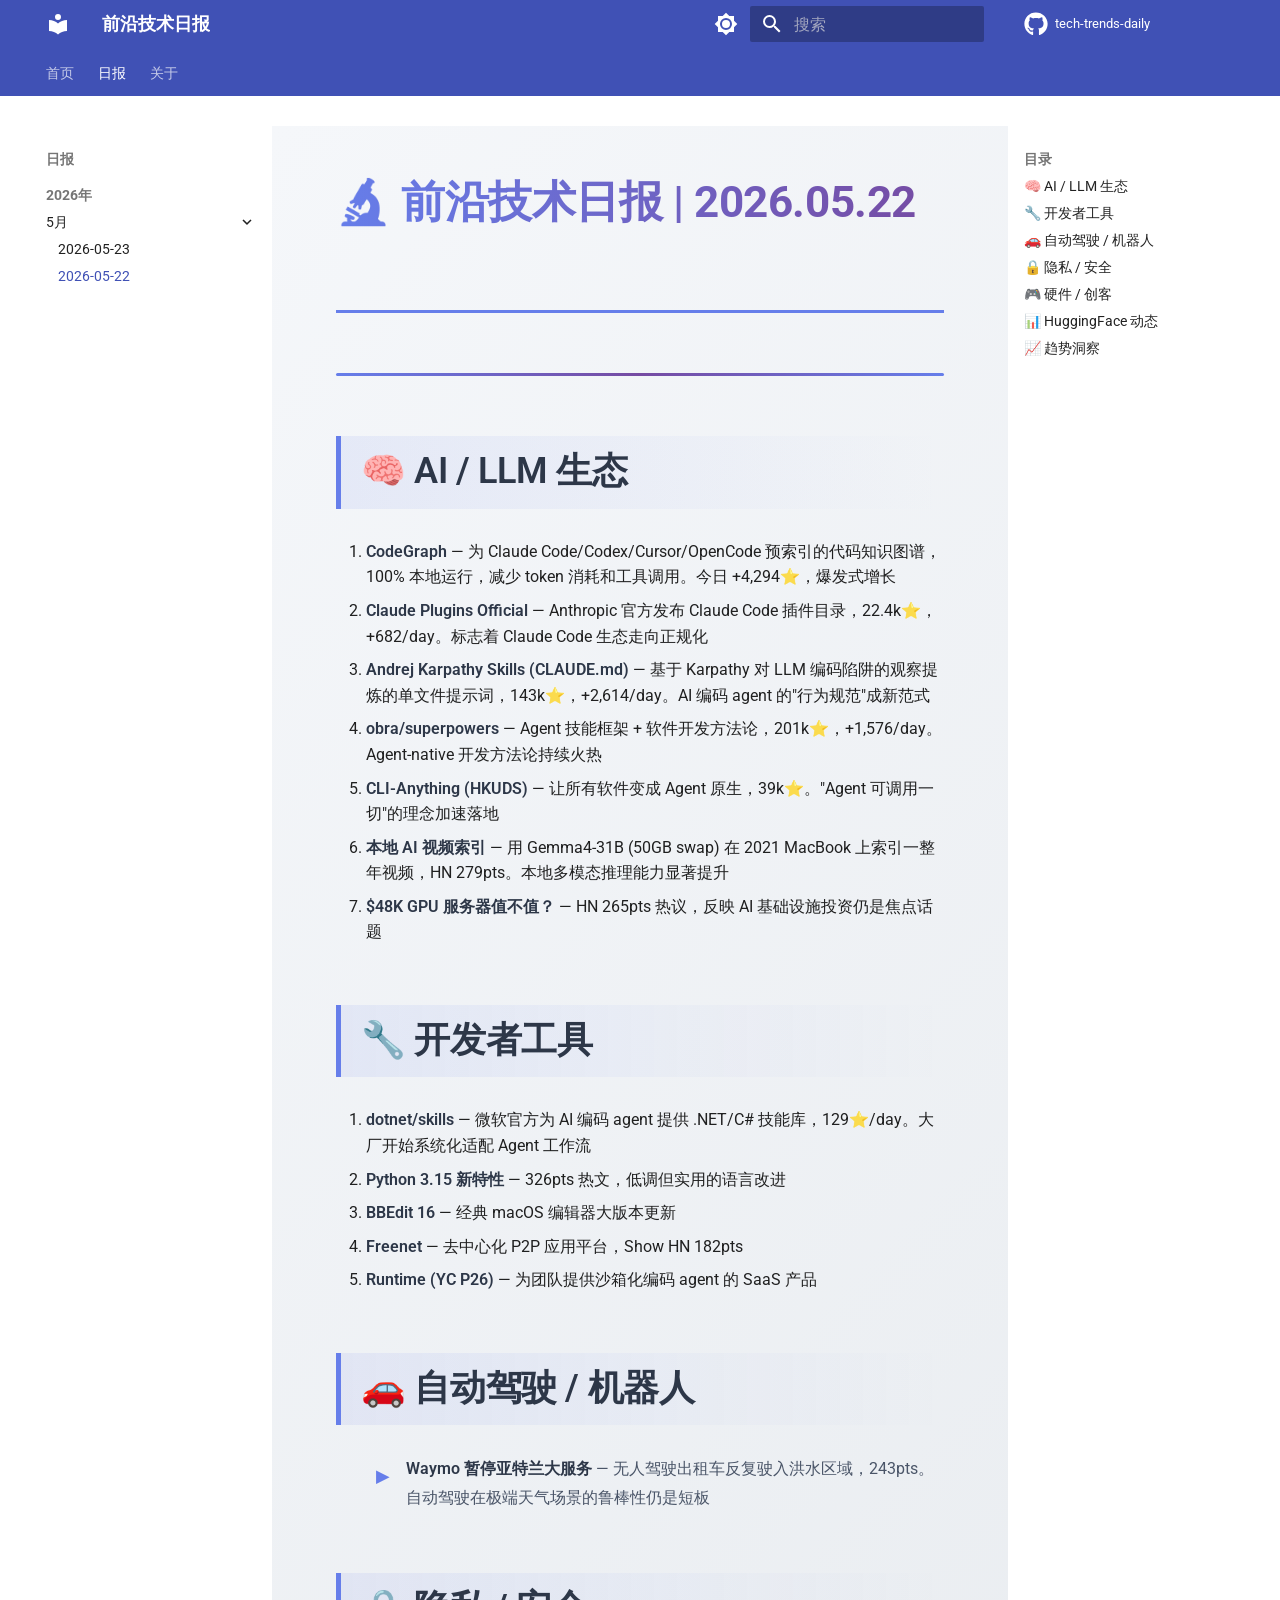
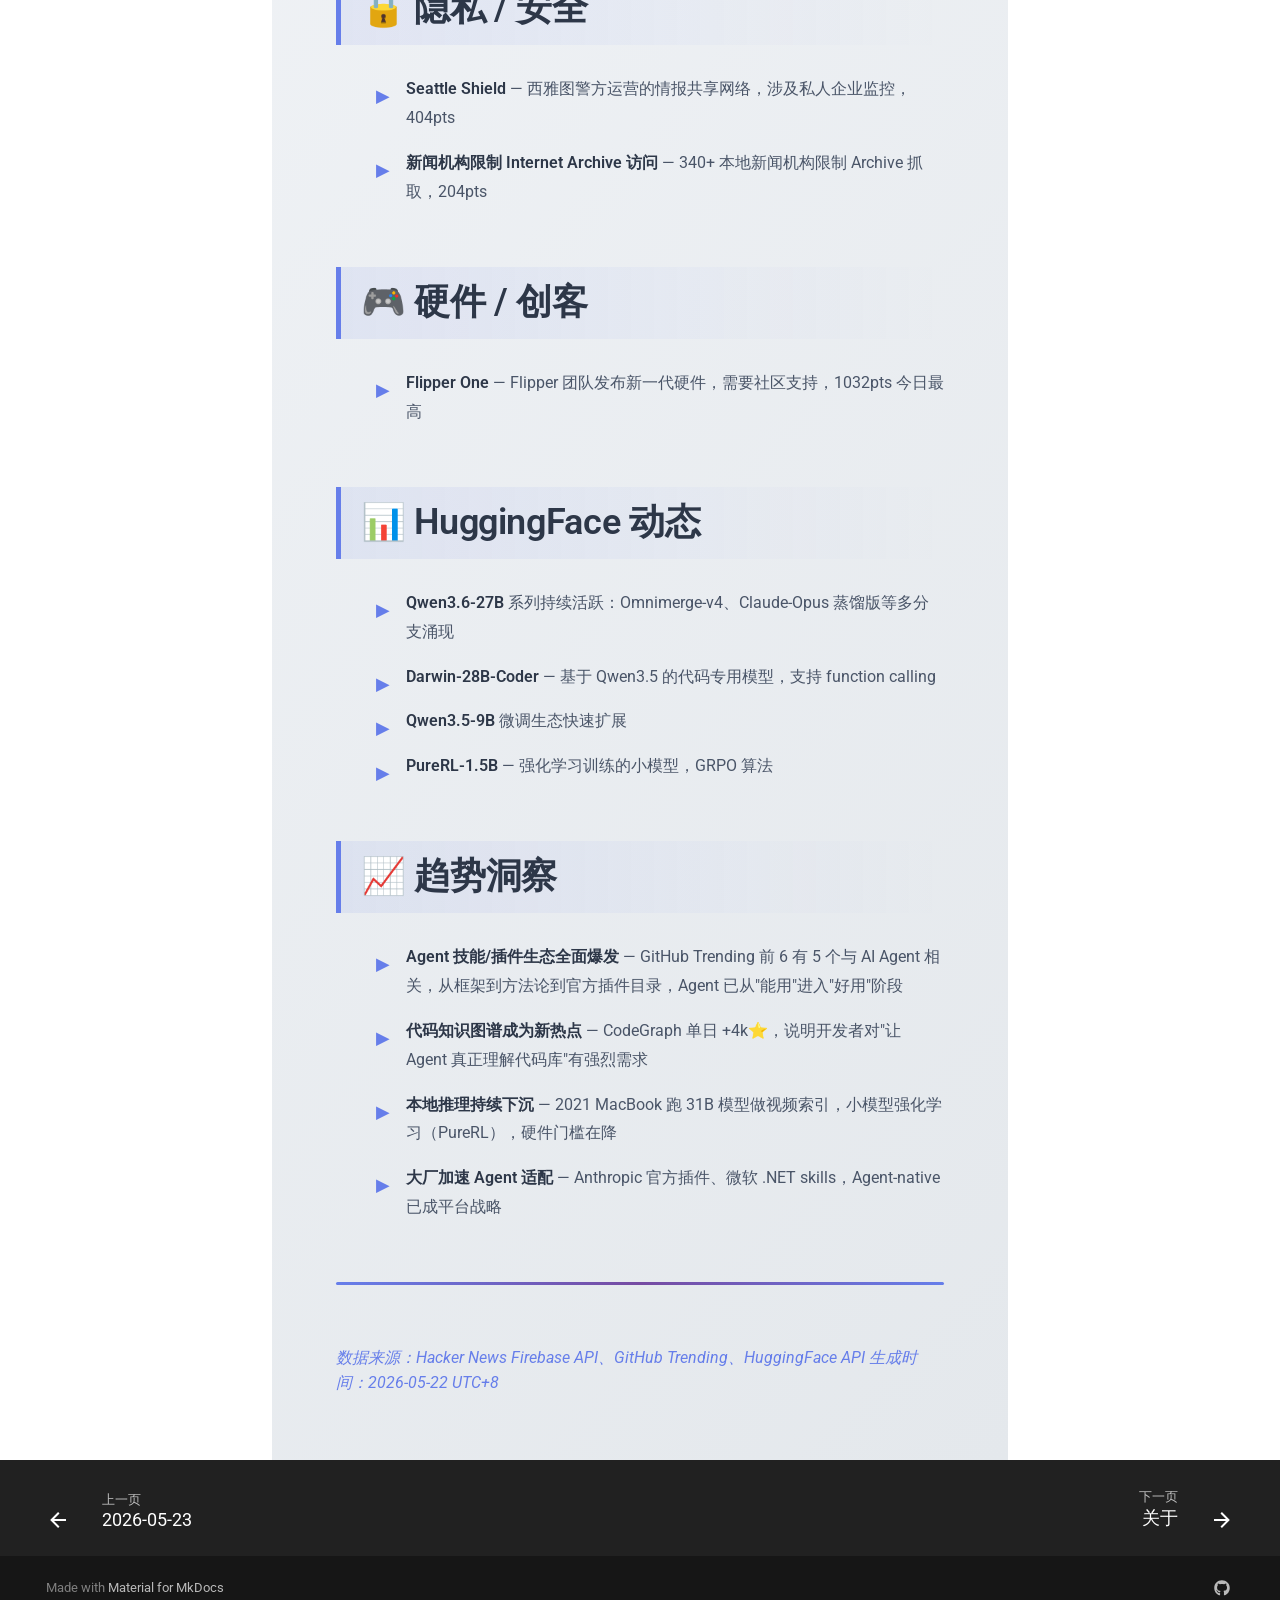
<file: daily/2026/05/2026-05-22/index.html>
<!doctype html>
<html lang="zh" class="no-js">
  <head>
    
      <meta charset="utf-8">
      <meta name="viewport" content="width=device-width,initial-scale=1">
      
        <meta name="description" content="每日技术趋势报告，涵盖 AI/LLM、开发者工具、开源项目等前沿技术动态">
      
      
        <meta name="author" content="Hermes Agent">
      
      
      
        <link rel="prev" href="../2026-05-23/">
      
      
        <link rel="next" href="../../../../about/">
      
      
        
      
      
      <link rel="icon" href="../../../../assets/images/favicon.png">
      <meta name="generator" content="mkdocs-1.6.1, mkdocs-material-9.7.6">
    
    
      
        <title>2026-05-22 - 前沿技术日报</title>
      
    
    
      <link rel="stylesheet" href="../../../../assets/stylesheets/main.484c7ddc.min.css">
      
        
        <link rel="stylesheet" href="../../../../assets/stylesheets/palette.ab4e12ef.min.css">
      
      


    
    
      
    
    
      
        
        
        <link rel="preconnect" href="https://fonts.gstatic.com" crossorigin>
        <link rel="stylesheet" href="https://fonts.googleapis.com/css?family=Roboto:300,300i,400,400i,700,700i%7CRoboto+Mono:400,400i,700,700i&display=fallback">
        <style>:root{--md-text-font:"Roboto";--md-code-font:"Roboto Mono"}</style>
      
    
    
      <link rel="stylesheet" href="../../../../stylesheets/extra.css">
    
    <script>__md_scope=new URL("../../../..",location),__md_hash=e=>[...e].reduce(((e,_)=>(e<<5)-e+_.charCodeAt(0)),0),__md_get=(e,_=localStorage,t=__md_scope)=>JSON.parse(_.getItem(t.pathname+"."+e)),__md_set=(e,_,t=localStorage,a=__md_scope)=>{try{t.setItem(a.pathname+"."+e,JSON.stringify(_))}catch(e){}}</script>
    
      

    
    
  </head>
  
  
    
    
      
    
    
    
    
    <body dir="ltr" data-md-color-scheme="default" data-md-color-primary="indigo" data-md-color-accent="indigo">
  
    
    <input class="md-toggle" data-md-toggle="drawer" type="checkbox" id="__drawer" autocomplete="off">
    <input class="md-toggle" data-md-toggle="search" type="checkbox" id="__search" autocomplete="off">
    <label class="md-overlay" for="__drawer"></label>
    <div data-md-component="skip">
      
        
        <a href="#20260522" class="md-skip">
          跳转至
        </a>
      
    </div>
    <div data-md-component="announce">
      
    </div>
    
    
      

<header class="md-header" data-md-component="header">
  <nav class="md-header__inner md-grid" aria-label="页眉">
    <a href="../../../.." title="前沿技术日报" class="md-header__button md-logo" aria-label="前沿技术日报" data-md-component="logo">
      
  
  <svg xmlns="http://www.w3.org/2000/svg" viewBox="0 0 24 24"><path d="M12 8a3 3 0 0 0 3-3 3 3 0 0 0-3-3 3 3 0 0 0-3 3 3 3 0 0 0 3 3m0 3.54C9.64 9.35 6.5 8 3 8v11c3.5 0 6.64 1.35 9 3.54 2.36-2.19 5.5-3.54 9-3.54V8c-3.5 0-6.64 1.35-9 3.54"/></svg>

    </a>
    <label class="md-header__button md-icon" for="__drawer">
      
      <svg xmlns="http://www.w3.org/2000/svg" viewBox="0 0 24 24"><path d="M3 6h18v2H3zm0 5h18v2H3zm0 5h18v2H3z"/></svg>
    </label>
    <div class="md-header__title" data-md-component="header-title">
      <div class="md-header__ellipsis">
        <div class="md-header__topic">
          <span class="md-ellipsis">
            前沿技术日报
          </span>
        </div>
        <div class="md-header__topic" data-md-component="header-topic">
          <span class="md-ellipsis">
            
              2026-05-22
            
          </span>
        </div>
      </div>
    </div>
    
      
        <form class="md-header__option" data-md-component="palette">
  
    
    
    
    <input class="md-option" data-md-color-media="" data-md-color-scheme="default" data-md-color-primary="indigo" data-md-color-accent="indigo"  aria-label="切换到深色模式"  type="radio" name="__palette" id="__palette_0">
    
      <label class="md-header__button md-icon" title="切换到深色模式" for="__palette_1" hidden>
        <svg xmlns="http://www.w3.org/2000/svg" viewBox="0 0 24 24"><path d="M12 8a4 4 0 0 0-4 4 4 4 0 0 0 4 4 4 4 0 0 0 4-4 4 4 0 0 0-4-4m0 10a6 6 0 0 1-6-6 6 6 0 0 1 6-6 6 6 0 0 1 6 6 6 6 0 0 1-6 6m8-9.31V4h-4.69L12 .69 8.69 4H4v4.69L.69 12 4 15.31V20h4.69L12 23.31 15.31 20H20v-4.69L23.31 12z"/></svg>
      </label>
    
  
    
    
    
    <input class="md-option" data-md-color-media="" data-md-color-scheme="slate" data-md-color-primary="indigo" data-md-color-accent="indigo"  aria-label="切换到浅色模式"  type="radio" name="__palette" id="__palette_1">
    
      <label class="md-header__button md-icon" title="切换到浅色模式" for="__palette_0" hidden>
        <svg xmlns="http://www.w3.org/2000/svg" viewBox="0 0 24 24"><path d="M12 18c-.89 0-1.74-.2-2.5-.55C11.56 16.5 13 14.42 13 12s-1.44-4.5-3.5-5.45C10.26 6.2 11.11 6 12 6a6 6 0 0 1 6 6 6 6 0 0 1-6 6m8-9.31V4h-4.69L12 .69 8.69 4H4v4.69L.69 12 4 15.31V20h4.69L12 23.31 15.31 20H20v-4.69L23.31 12z"/></svg>
      </label>
    
  
</form>
      
    
    
      <script>var palette=__md_get("__palette");if(palette&&palette.color){if("(prefers-color-scheme)"===palette.color.media){var media=matchMedia("(prefers-color-scheme: light)"),input=document.querySelector(media.matches?"[data-md-color-media='(prefers-color-scheme: light)']":"[data-md-color-media='(prefers-color-scheme: dark)']");palette.color.media=input.getAttribute("data-md-color-media"),palette.color.scheme=input.getAttribute("data-md-color-scheme"),palette.color.primary=input.getAttribute("data-md-color-primary"),palette.color.accent=input.getAttribute("data-md-color-accent")}for(var[key,value]of Object.entries(palette.color))document.body.setAttribute("data-md-color-"+key,value)}</script>
    
    
    
      
      
        <label class="md-header__button md-icon" for="__search">
          
          <svg xmlns="http://www.w3.org/2000/svg" viewBox="0 0 24 24"><path d="M9.5 3A6.5 6.5 0 0 1 16 9.5c0 1.61-.59 3.09-1.56 4.23l.27.27h.79l5 5-1.5 1.5-5-5v-.79l-.27-.27A6.52 6.52 0 0 1 9.5 16 6.5 6.5 0 0 1 3 9.5 6.5 6.5 0 0 1 9.5 3m0 2C7 5 5 7 5 9.5S7 14 9.5 14 14 12 14 9.5 12 5 9.5 5"/></svg>
        </label>
        <div class="md-search" data-md-component="search" role="dialog">
  <label class="md-search__overlay" for="__search"></label>
  <div class="md-search__inner" role="search">
    <form class="md-search__form" name="search">
      <input type="text" class="md-search__input" name="query" aria-label="搜索" placeholder="搜索" autocapitalize="off" autocorrect="off" autocomplete="off" spellcheck="false" data-md-component="search-query" required>
      <label class="md-search__icon md-icon" for="__search">
        
        <svg xmlns="http://www.w3.org/2000/svg" viewBox="0 0 24 24"><path d="M9.5 3A6.5 6.5 0 0 1 16 9.5c0 1.61-.59 3.09-1.56 4.23l.27.27h.79l5 5-1.5 1.5-5-5v-.79l-.27-.27A6.52 6.52 0 0 1 9.5 16 6.5 6.5 0 0 1 3 9.5 6.5 6.5 0 0 1 9.5 3m0 2C7 5 5 7 5 9.5S7 14 9.5 14 14 12 14 9.5 12 5 9.5 5"/></svg>
        
        <svg xmlns="http://www.w3.org/2000/svg" viewBox="0 0 24 24"><path d="M20 11v2H8l5.5 5.5-1.42 1.42L4.16 12l7.92-7.92L13.5 5.5 8 11z"/></svg>
      </label>
      <nav class="md-search__options" aria-label="查找">
        
          <a href="javascript:void(0)" class="md-search__icon md-icon" title="分享" aria-label="分享" data-clipboard data-clipboard-text="" data-md-component="search-share" tabindex="-1">
            
            <svg xmlns="http://www.w3.org/2000/svg" viewBox="0 0 24 24"><path d="M18 16.08c-.76 0-1.44.3-1.96.77L8.91 12.7c.05-.23.09-.46.09-.7s-.04-.47-.09-.7l7.05-4.11c.54.5 1.25.81 2.04.81a3 3 0 0 0 3-3 3 3 0 0 0-3-3 3 3 0 0 0-3 3c0 .24.04.47.09.7L8.04 9.81C7.5 9.31 6.79 9 6 9a3 3 0 0 0-3 3 3 3 0 0 0 3 3c.79 0 1.5-.31 2.04-.81l7.12 4.15c-.05.21-.08.43-.08.66 0 1.61 1.31 2.91 2.92 2.91s2.92-1.3 2.92-2.91A2.92 2.92 0 0 0 18 16.08"/></svg>
          </a>
        
        <button type="reset" class="md-search__icon md-icon" title="清空当前内容" aria-label="清空当前内容" tabindex="-1">
          
          <svg xmlns="http://www.w3.org/2000/svg" viewBox="0 0 24 24"><path d="M19 6.41 17.59 5 12 10.59 6.41 5 5 6.41 10.59 12 5 17.59 6.41 19 12 13.41 17.59 19 19 17.59 13.41 12z"/></svg>
        </button>
      </nav>
      
        <div class="md-search__suggest" data-md-component="search-suggest"></div>
      
    </form>
    <div class="md-search__output">
      <div class="md-search__scrollwrap" tabindex="0" data-md-scrollfix>
        <div class="md-search-result" data-md-component="search-result">
          <div class="md-search-result__meta">
            正在初始化搜索引擎
          </div>
          <ol class="md-search-result__list" role="presentation"></ol>
        </div>
      </div>
    </div>
  </div>
</div>
      
    
    
      <div class="md-header__source">
        <a href="https://github.com/Tingelam/tech-trends-daily" title="前往仓库" class="md-source" data-md-component="source">
  <div class="md-source__icon md-icon">
    
    <svg xmlns="http://www.w3.org/2000/svg" viewBox="0 0 512 512"><!--! Font Awesome Free 7.1.0 by @fontawesome - https://fontawesome.com License - https://fontawesome.com/license/free (Icons: CC BY 4.0, Fonts: SIL OFL 1.1, Code: MIT License) Copyright 2025 Fonticons, Inc.--><path d="M173.9 397.4c0 2-2.3 3.6-5.2 3.6-3.3.3-5.6-1.3-5.6-3.6 0-2 2.3-3.6 5.2-3.6 3-.3 5.6 1.3 5.6 3.6m-31.1-4.5c-.7 2 1.3 4.3 4.3 4.9 2.6 1 5.6 0 6.2-2s-1.3-4.3-4.3-5.2c-2.6-.7-5.5.3-6.2 2.3m44.2-1.7c-2.9.7-4.9 2.6-4.6 4.9.3 2 2.9 3.3 5.9 2.6 2.9-.7 4.9-2.6 4.6-4.6-.3-1.9-3-3.2-5.9-2.9M252.8 8C114.1 8 8 113.3 8 252c0 110.9 69.8 205.8 169.5 239.2 12.8 2.3 17.3-5.6 17.3-12.1 0-6.2-.3-40.4-.3-61.4 0 0-70 15-84.7-29.8 0 0-11.4-29.1-27.8-36.6 0 0-22.9-15.7 1.6-15.4 0 0 24.9 2 38.6 25.8 21.9 38.6 58.6 27.5 72.9 20.9 2.3-16 8.8-27.1 16-33.7-55.9-6.2-112.3-14.3-112.3-110.5 0-27.5 7.6-41.3 23.6-58.9-2.6-6.5-11.1-33.3 2.6-67.9 20.9-6.5 69 27 69 27 20-5.6 41.5-8.5 62.8-8.5s42.8 2.9 62.8 8.5c0 0 48.1-33.6 69-27 13.7 34.7 5.2 61.4 2.6 67.9 16 17.7 25.8 31.5 25.8 58.9 0 96.5-58.9 104.2-114.8 110.5 9.2 7.9 17 22.9 17 46.4 0 33.7-.3 75.4-.3 83.6 0 6.5 4.6 14.4 17.3 12.1C436.2 457.8 504 362.9 504 252 504 113.3 391.5 8 252.8 8M105.2 352.9c-1.3 1-1 3.3.7 5.2 1.6 1.6 3.9 2.3 5.2 1 1.3-1 1-3.3-.7-5.2-1.6-1.6-3.9-2.3-5.2-1m-10.8-8.1c-.7 1.3.3 2.9 2.3 3.9 1.6 1 3.6.7 4.3-.7.7-1.3-.3-2.9-2.3-3.9-2-.6-3.6-.3-4.3.7m32.4 35.6c-1.6 1.3-1 4.3 1.3 6.2 2.3 2.3 5.2 2.6 6.5 1 1.3-1.3.7-4.3-1.3-6.2-2.2-2.3-5.2-2.6-6.5-1m-11.4-14.7c-1.6 1-1.6 3.6 0 5.9s4.3 3.3 5.6 2.3c1.6-1.3 1.6-3.9 0-6.2-1.4-2.3-4-3.3-5.6-2"/></svg>
  </div>
  <div class="md-source__repository">
    tech-trends-daily
  </div>
</a>
      </div>
    
  </nav>
  
</header>
    
    <div class="md-container" data-md-component="container">
      
      
        
          
            
<nav class="md-tabs" aria-label="标签" data-md-component="tabs">
  <div class="md-grid">
    <ul class="md-tabs__list">
      
        
  
  
  
  
    <li class="md-tabs__item">
      <a href="../../../.." class="md-tabs__link">
        
  
  
    
  
  首页

      </a>
    </li>
  

      
        
  
  
  
    
  
  
    
    
      
  
  
  
    
  
  
    
    
      
  
  
  
    
  
  
    
    
      <li class="md-tabs__item md-tabs__item--active">
        <a href="../2026-05-23/" class="md-tabs__link">
          
  
  
  日报

        </a>
      </li>
    
  

    
  

    
  

      
        
  
  
  
  
    <li class="md-tabs__item">
      <a href="../../../../about/" class="md-tabs__link">
        
  
  
    
  
  关于

      </a>
    </li>
  

      
    </ul>
  </div>
</nav>
          
        
      
      <main class="md-main" data-md-component="main">
        <div class="md-main__inner md-grid">
          
            
              
              <div class="md-sidebar md-sidebar--primary" data-md-component="sidebar" data-md-type="navigation" >
                <div class="md-sidebar__scrollwrap">
                  <div class="md-sidebar__inner">
                    


  


<nav class="md-nav md-nav--primary md-nav--lifted" aria-label="导航栏" data-md-level="0">
  <label class="md-nav__title" for="__drawer">
    <a href="../../../.." title="前沿技术日报" class="md-nav__button md-logo" aria-label="前沿技术日报" data-md-component="logo">
      
  
  <svg xmlns="http://www.w3.org/2000/svg" viewBox="0 0 24 24"><path d="M12 8a3 3 0 0 0 3-3 3 3 0 0 0-3-3 3 3 0 0 0-3 3 3 3 0 0 0 3 3m0 3.54C9.64 9.35 6.5 8 3 8v11c3.5 0 6.64 1.35 9 3.54 2.36-2.19 5.5-3.54 9-3.54V8c-3.5 0-6.64 1.35-9 3.54"/></svg>

    </a>
    前沿技术日报
  </label>
  
    <div class="md-nav__source">
      <a href="https://github.com/Tingelam/tech-trends-daily" title="前往仓库" class="md-source" data-md-component="source">
  <div class="md-source__icon md-icon">
    
    <svg xmlns="http://www.w3.org/2000/svg" viewBox="0 0 512 512"><!--! Font Awesome Free 7.1.0 by @fontawesome - https://fontawesome.com License - https://fontawesome.com/license/free (Icons: CC BY 4.0, Fonts: SIL OFL 1.1, Code: MIT License) Copyright 2025 Fonticons, Inc.--><path d="M173.9 397.4c0 2-2.3 3.6-5.2 3.6-3.3.3-5.6-1.3-5.6-3.6 0-2 2.3-3.6 5.2-3.6 3-.3 5.6 1.3 5.6 3.6m-31.1-4.5c-.7 2 1.3 4.3 4.3 4.9 2.6 1 5.6 0 6.2-2s-1.3-4.3-4.3-5.2c-2.6-.7-5.5.3-6.2 2.3m44.2-1.7c-2.9.7-4.9 2.6-4.6 4.9.3 2 2.9 3.3 5.9 2.6 2.9-.7 4.9-2.6 4.6-4.6-.3-1.9-3-3.2-5.9-2.9M252.8 8C114.1 8 8 113.3 8 252c0 110.9 69.8 205.8 169.5 239.2 12.8 2.3 17.3-5.6 17.3-12.1 0-6.2-.3-40.4-.3-61.4 0 0-70 15-84.7-29.8 0 0-11.4-29.1-27.8-36.6 0 0-22.9-15.7 1.6-15.4 0 0 24.9 2 38.6 25.8 21.9 38.6 58.6 27.5 72.9 20.9 2.3-16 8.8-27.1 16-33.7-55.9-6.2-112.3-14.3-112.3-110.5 0-27.5 7.6-41.3 23.6-58.9-2.6-6.5-11.1-33.3 2.6-67.9 20.9-6.5 69 27 69 27 20-5.6 41.5-8.5 62.8-8.5s42.8 2.9 62.8 8.5c0 0 48.1-33.6 69-27 13.7 34.7 5.2 61.4 2.6 67.9 16 17.7 25.8 31.5 25.8 58.9 0 96.5-58.9 104.2-114.8 110.5 9.2 7.9 17 22.9 17 46.4 0 33.7-.3 75.4-.3 83.6 0 6.5 4.6 14.4 17.3 12.1C436.2 457.8 504 362.9 504 252 504 113.3 391.5 8 252.8 8M105.2 352.9c-1.3 1-1 3.3.7 5.2 1.6 1.6 3.9 2.3 5.2 1 1.3-1 1-3.3-.7-5.2-1.6-1.6-3.9-2.3-5.2-1m-10.8-8.1c-.7 1.3.3 2.9 2.3 3.9 1.6 1 3.6.7 4.3-.7.7-1.3-.3-2.9-2.3-3.9-2-.6-3.6-.3-4.3.7m32.4 35.6c-1.6 1.3-1 4.3 1.3 6.2 2.3 2.3 5.2 2.6 6.5 1 1.3-1.3.7-4.3-1.3-6.2-2.2-2.3-5.2-2.6-6.5-1m-11.4-14.7c-1.6 1-1.6 3.6 0 5.9s4.3 3.3 5.6 2.3c1.6-1.3 1.6-3.9 0-6.2-1.4-2.3-4-3.3-5.6-2"/></svg>
  </div>
  <div class="md-source__repository">
    tech-trends-daily
  </div>
</a>
    </div>
  
  <ul class="md-nav__list" data-md-scrollfix>
    
      
      
  
  
  
  
    <li class="md-nav__item">
      <a href="../../../.." class="md-nav__link">
        
  
  
  <span class="md-ellipsis">
    
  
    首页
  

    
  </span>
  
  

      </a>
    </li>
  

    
      
      
  
  
    
  
  
  
    
    
    
    
      
        
        
      
      
        
      
    
    
    <li class="md-nav__item md-nav__item--active md-nav__item--section md-nav__item--nested">
      
        
        
        <input class="md-nav__toggle md-toggle " type="checkbox" id="__nav_2" checked>
        
          
          <label class="md-nav__link" for="__nav_2" id="__nav_2_label" tabindex="">
            
  
  
  <span class="md-ellipsis">
    
  
    日报
  

    
  </span>
  
  

            <span class="md-nav__icon md-icon"></span>
          </label>
        
        <nav class="md-nav" data-md-level="1" aria-labelledby="__nav_2_label" aria-expanded="true">
          <label class="md-nav__title" for="__nav_2">
            <span class="md-nav__icon md-icon"></span>
            
  
    日报
  

          </label>
          <ul class="md-nav__list" data-md-scrollfix>
            
              
                
  
  
    
  
  
  
    
    
    
    
      
      
        
          
          
        
      
    
    
    <li class="md-nav__item md-nav__item--active md-nav__item--section md-nav__item--nested">
      
        
        
        <input class="md-nav__toggle md-toggle " type="checkbox" id="__nav_2_1" checked>
        
          
          <label class="md-nav__link" for="__nav_2_1" id="__nav_2_1_label" tabindex="">
            
  
  
  <span class="md-ellipsis">
    
  
    2026年
  

    
  </span>
  
  

            <span class="md-nav__icon md-icon"></span>
          </label>
        
        <nav class="md-nav" data-md-level="2" aria-labelledby="__nav_2_1_label" aria-expanded="true">
          <label class="md-nav__title" for="__nav_2_1">
            <span class="md-nav__icon md-icon"></span>
            
  
    2026年
  

          </label>
          <ul class="md-nav__list" data-md-scrollfix>
            
              
                
  
  
    
  
  
  
    
    
    
    
      
      
        
      
    
    
    <li class="md-nav__item md-nav__item--active md-nav__item--nested">
      
        
        
        <input class="md-nav__toggle md-toggle " type="checkbox" id="__nav_2_1_1" checked>
        
          
          <label class="md-nav__link" for="__nav_2_1_1" id="__nav_2_1_1_label" tabindex="0">
            
  
  
  <span class="md-ellipsis">
    
  
    5月
  

    
  </span>
  
  

            <span class="md-nav__icon md-icon"></span>
          </label>
        
        <nav class="md-nav" data-md-level="3" aria-labelledby="__nav_2_1_1_label" aria-expanded="true">
          <label class="md-nav__title" for="__nav_2_1_1">
            <span class="md-nav__icon md-icon"></span>
            
  
    5月
  

          </label>
          <ul class="md-nav__list" data-md-scrollfix>
            
              
                
  
  
  
  
    <li class="md-nav__item">
      <a href="../2026-05-23/" class="md-nav__link">
        
  
  
  <span class="md-ellipsis">
    
  
    2026-05-23
  

    
  </span>
  
  

      </a>
    </li>
  

              
            
              
                
  
  
    
  
  
  
    <li class="md-nav__item md-nav__item--active">
      
      <input class="md-nav__toggle md-toggle" type="checkbox" id="__toc">
      
      
        
      
      
        <label class="md-nav__link md-nav__link--active" for="__toc">
          
  
  
  <span class="md-ellipsis">
    
  
    2026-05-22
  

    
  </span>
  
  

          <span class="md-nav__icon md-icon"></span>
        </label>
      
      <a href="./" class="md-nav__link md-nav__link--active">
        
  
  
  <span class="md-ellipsis">
    
  
    2026-05-22
  

    
  </span>
  
  

      </a>
      
        

<nav class="md-nav md-nav--secondary" aria-label="目录">
  
  
  
    
  
  
    <label class="md-nav__title" for="__toc">
      <span class="md-nav__icon md-icon"></span>
      目录
    </label>
    <ul class="md-nav__list" data-md-component="toc" data-md-scrollfix>
      
        <li class="md-nav__item">
  <a href="#ai-llm" class="md-nav__link">
    <span class="md-ellipsis">
      
        🧠 AI / LLM 生态
      
    </span>
  </a>
  
</li>
      
        <li class="md-nav__item">
  <a href="#_1" class="md-nav__link">
    <span class="md-ellipsis">
      
        🔧 开发者工具
      
    </span>
  </a>
  
</li>
      
        <li class="md-nav__item">
  <a href="#_2" class="md-nav__link">
    <span class="md-ellipsis">
      
        🚗 自动驾驶 / 机器人
      
    </span>
  </a>
  
</li>
      
        <li class="md-nav__item">
  <a href="#_3" class="md-nav__link">
    <span class="md-ellipsis">
      
        🔒 隐私 / 安全
      
    </span>
  </a>
  
</li>
      
        <li class="md-nav__item">
  <a href="#_4" class="md-nav__link">
    <span class="md-ellipsis">
      
        🎮 硬件 / 创客
      
    </span>
  </a>
  
</li>
      
        <li class="md-nav__item">
  <a href="#huggingface" class="md-nav__link">
    <span class="md-ellipsis">
      
        📊 HuggingFace 动态
      
    </span>
  </a>
  
</li>
      
        <li class="md-nav__item">
  <a href="#_5" class="md-nav__link">
    <span class="md-ellipsis">
      
        📈 趋势洞察
      
    </span>
  </a>
  
</li>
      
    </ul>
  
</nav>
      
    </li>
  

              
            
          </ul>
        </nav>
      
    </li>
  

              
            
          </ul>
        </nav>
      
    </li>
  

              
            
          </ul>
        </nav>
      
    </li>
  

    
      
      
  
  
  
  
    <li class="md-nav__item">
      <a href="../../../../about/" class="md-nav__link">
        
  
  
  <span class="md-ellipsis">
    
  
    关于
  

    
  </span>
  
  

      </a>
    </li>
  

    
  </ul>
</nav>
                  </div>
                </div>
              </div>
            
            
              
              <div class="md-sidebar md-sidebar--secondary" data-md-component="sidebar" data-md-type="toc" >
                <div class="md-sidebar__scrollwrap">
                  <div class="md-sidebar__inner">
                    

<nav class="md-nav md-nav--secondary" aria-label="目录">
  
  
  
    
  
  
    <label class="md-nav__title" for="__toc">
      <span class="md-nav__icon md-icon"></span>
      目录
    </label>
    <ul class="md-nav__list" data-md-component="toc" data-md-scrollfix>
      
        <li class="md-nav__item">
  <a href="#ai-llm" class="md-nav__link">
    <span class="md-ellipsis">
      
        🧠 AI / LLM 生态
      
    </span>
  </a>
  
</li>
      
        <li class="md-nav__item">
  <a href="#_1" class="md-nav__link">
    <span class="md-ellipsis">
      
        🔧 开发者工具
      
    </span>
  </a>
  
</li>
      
        <li class="md-nav__item">
  <a href="#_2" class="md-nav__link">
    <span class="md-ellipsis">
      
        🚗 自动驾驶 / 机器人
      
    </span>
  </a>
  
</li>
      
        <li class="md-nav__item">
  <a href="#_3" class="md-nav__link">
    <span class="md-ellipsis">
      
        🔒 隐私 / 安全
      
    </span>
  </a>
  
</li>
      
        <li class="md-nav__item">
  <a href="#_4" class="md-nav__link">
    <span class="md-ellipsis">
      
        🎮 硬件 / 创客
      
    </span>
  </a>
  
</li>
      
        <li class="md-nav__item">
  <a href="#huggingface" class="md-nav__link">
    <span class="md-ellipsis">
      
        📊 HuggingFace 动态
      
    </span>
  </a>
  
</li>
      
        <li class="md-nav__item">
  <a href="#_5" class="md-nav__link">
    <span class="md-ellipsis">
      
        📈 趋势洞察
      
    </span>
  </a>
  
</li>
      
    </ul>
  
</nav>
                  </div>
                </div>
              </div>
            
          
          
            <div class="md-content" data-md-component="content">
              
              <article class="md-content__inner md-typeset">
                
                  


  
  


<h1 id="20260522">🔬 前沿技术日报 | 2026.05.22<a class="headerlink" href="#20260522" title="Permanent link">&para;</a></h1>
<hr />
<h2 id="ai-llm">🧠 AI / LLM 生态<a class="headerlink" href="#ai-llm" title="Permanent link">&para;</a></h2>
<ol>
<li><strong>CodeGraph</strong> — 为 Claude Code/Codex/Cursor/OpenCode 预索引的代码知识图谱，100% 本地运行，减少 token 消耗和工具调用。今日 +4,294⭐，爆发式增长</li>
<li><strong>Claude Plugins Official</strong> — Anthropic 官方发布 Claude Code 插件目录，22.4k⭐，+682/day。标志着 Claude Code 生态走向正规化</li>
<li><strong>Andrej Karpathy Skills (CLAUDE.md)</strong> — 基于 Karpathy 对 LLM 编码陷阱的观察提炼的单文件提示词，143k⭐，+2,614/day。AI 编码 agent 的"行为规范"成新范式</li>
<li><strong>obra/superpowers</strong> — Agent 技能框架 + 软件开发方法论，201k⭐，+1,576/day。Agent-native 开发方法论持续火热</li>
<li><strong>CLI-Anything (HKUDS)</strong> — 让所有软件变成 Agent 原生，39k⭐。"Agent 可调用一切"的理念加速落地</li>
<li><strong>本地 AI 视频索引</strong> — 用 Gemma4-31B (50GB swap) 在 2021 MacBook 上索引一整年视频，HN 279pts。本地多模态推理能力显著提升</li>
<li><strong>$48K GPU 服务器值不值？</strong> — HN 265pts 热议，反映 AI 基础设施投资仍是焦点话题</li>
</ol>
<h2 id="_1">🔧 开发者工具<a class="headerlink" href="#_1" title="Permanent link">&para;</a></h2>
<ol>
<li><strong>dotnet/skills</strong> — 微软官方为 AI 编码 agent 提供 .NET/C# 技能库，129⭐/day。大厂开始系统化适配 Agent 工作流</li>
<li><strong>Python 3.15 新特性</strong> — 326pts 热文，低调但实用的语言改进</li>
<li><strong>BBEdit 16</strong> — 经典 macOS 编辑器大版本更新</li>
<li><strong>Freenet</strong> — 去中心化 P2P 应用平台，Show HN 182pts</li>
<li><strong>Runtime (YC P26)</strong> — 为团队提供沙箱化编码 agent 的 SaaS 产品</li>
</ol>
<h2 id="_2">🚗 自动驾驶 / 机器人<a class="headerlink" href="#_2" title="Permanent link">&para;</a></h2>
<ul>
<li><strong>Waymo 暂停亚特兰大服务</strong> — 无人驾驶出租车反复驶入洪水区域，243pts。自动驾驶在极端天气场景的鲁棒性仍是短板</li>
</ul>
<h2 id="_3">🔒 隐私 / 安全<a class="headerlink" href="#_3" title="Permanent link">&para;</a></h2>
<ul>
<li><strong>Seattle Shield</strong> — 西雅图警方运营的情报共享网络，涉及私人企业监控，404pts</li>
<li><strong>新闻机构限制 Internet Archive 访问</strong> — 340+ 本地新闻机构限制 Archive 抓取，204pts</li>
</ul>
<h2 id="_4">🎮 硬件 / 创客<a class="headerlink" href="#_4" title="Permanent link">&para;</a></h2>
<ul>
<li><strong>Flipper One</strong> — Flipper 团队发布新一代硬件，需要社区支持，1032pts 今日最高</li>
</ul>
<h2 id="huggingface">📊 HuggingFace 动态<a class="headerlink" href="#huggingface" title="Permanent link">&para;</a></h2>
<ul>
<li><strong>Qwen3.6-27B</strong> 系列持续活跃：Omnimerge-v4、Claude-Opus 蒸馏版等多分支涌现</li>
<li><strong>Darwin-28B-Coder</strong> — 基于 Qwen3.5 的代码专用模型，支持 function calling</li>
<li><strong>Qwen3.5-9B</strong> 微调生态快速扩展</li>
<li><strong>PureRL-1.5B</strong> — 强化学习训练的小模型，GRPO 算法</li>
</ul>
<h2 id="_5">📈 趋势洞察<a class="headerlink" href="#_5" title="Permanent link">&para;</a></h2>
<ul>
<li><strong>Agent 技能/插件生态全面爆发</strong> — GitHub Trending 前 6 有 5 个与 AI Agent 相关，从框架到方法论到官方插件目录，Agent 已从"能用"进入"好用"阶段</li>
<li><strong>代码知识图谱成为新热点</strong> — CodeGraph 单日 +4k⭐，说明开发者对"让 Agent 真正理解代码库"有强烈需求</li>
<li><strong>本地推理持续下沉</strong> — 2021 MacBook 跑 31B 模型做视频索引，小模型强化学习（PureRL），硬件门槛在降</li>
<li><strong>大厂加速 Agent 适配</strong> — Anthropic 官方插件、微软 .NET skills，Agent-native 已成平台战略</li>
</ul>
<hr />
<p><em>数据来源：Hacker News Firebase API、GitHub Trending、HuggingFace API</em>
<em>生成时间：2026-05-22 UTC+8</em></p>












                
              </article>
            </div>
          
          
  <script>var tabs=__md_get("__tabs");if(Array.isArray(tabs))e:for(var set of document.querySelectorAll(".tabbed-set")){var labels=set.querySelector(".tabbed-labels");for(var tab of tabs)for(var label of labels.getElementsByTagName("label"))if(label.innerText.trim()===tab){var input=document.getElementById(label.htmlFor);input.checked=!0;continue e}}</script>

<script>var target=document.getElementById(location.hash.slice(1));target&&target.name&&(target.checked=target.name.startsWith("__tabbed_"))</script>
        </div>
        
          <button type="button" class="md-top md-icon" data-md-component="top" hidden>
  
  <svg xmlns="http://www.w3.org/2000/svg" viewBox="0 0 24 24"><path d="M13 20h-2V8l-5.5 5.5-1.42-1.42L12 4.16l7.92 7.92-1.42 1.42L13 8z"/></svg>
  回到页面顶部
</button>
        
      </main>
      
        <footer class="md-footer">
  
    
      
      <nav class="md-footer__inner md-grid" aria-label="页脚" >
        
          
          <a href="../2026-05-23/" class="md-footer__link md-footer__link--prev" aria-label="上一页: 2026-05-23">
            <div class="md-footer__button md-icon">
              
              <svg xmlns="http://www.w3.org/2000/svg" viewBox="0 0 24 24"><path d="M20 11v2H8l5.5 5.5-1.42 1.42L4.16 12l7.92-7.92L13.5 5.5 8 11z"/></svg>
            </div>
            <div class="md-footer__title">
              <span class="md-footer__direction">
                上一页
              </span>
              <div class="md-ellipsis">
                2026-05-23
              </div>
            </div>
          </a>
        
        
          
          <a href="../../../../about/" class="md-footer__link md-footer__link--next" aria-label="下一页: 关于">
            <div class="md-footer__title">
              <span class="md-footer__direction">
                下一页
              </span>
              <div class="md-ellipsis">
                关于
              </div>
            </div>
            <div class="md-footer__button md-icon">
              
              <svg xmlns="http://www.w3.org/2000/svg" viewBox="0 0 24 24"><path d="M4 11v2h12l-5.5 5.5 1.42 1.42L19.84 12l-7.92-7.92L10.5 5.5 16 11z"/></svg>
            </div>
          </a>
        
      </nav>
    
  
  <div class="md-footer-meta md-typeset">
    <div class="md-footer-meta__inner md-grid">
      <div class="md-copyright">
  
  
    Made with
    <a href="https://squidfunk.github.io/mkdocs-material/" target="_blank" rel="noopener">
      Material for MkDocs
    </a>
  
</div>
      
        
<div class="md-social">
  
    
    
    
    
      
      
    
    <a href="https://github.com/your-username" target="_blank" rel="noopener" title="github.com" class="md-social__link">
      <svg xmlns="http://www.w3.org/2000/svg" viewBox="0 0 512 512"><!--! Font Awesome Free 7.1.0 by @fontawesome - https://fontawesome.com License - https://fontawesome.com/license/free (Icons: CC BY 4.0, Fonts: SIL OFL 1.1, Code: MIT License) Copyright 2025 Fonticons, Inc.--><path d="M173.9 397.4c0 2-2.3 3.6-5.2 3.6-3.3.3-5.6-1.3-5.6-3.6 0-2 2.3-3.6 5.2-3.6 3-.3 5.6 1.3 5.6 3.6m-31.1-4.5c-.7 2 1.3 4.3 4.3 4.9 2.6 1 5.6 0 6.2-2s-1.3-4.3-4.3-5.2c-2.6-.7-5.5.3-6.2 2.3m44.2-1.7c-2.9.7-4.9 2.6-4.6 4.9.3 2 2.9 3.3 5.9 2.6 2.9-.7 4.9-2.6 4.6-4.6-.3-1.9-3-3.2-5.9-2.9M252.8 8C114.1 8 8 113.3 8 252c0 110.9 69.8 205.8 169.5 239.2 12.8 2.3 17.3-5.6 17.3-12.1 0-6.2-.3-40.4-.3-61.4 0 0-70 15-84.7-29.8 0 0-11.4-29.1-27.8-36.6 0 0-22.9-15.7 1.6-15.4 0 0 24.9 2 38.6 25.8 21.9 38.6 58.6 27.5 72.9 20.9 2.3-16 8.8-27.1 16-33.7-55.9-6.2-112.3-14.3-112.3-110.5 0-27.5 7.6-41.3 23.6-58.9-2.6-6.5-11.1-33.3 2.6-67.9 20.9-6.5 69 27 69 27 20-5.6 41.5-8.5 62.8-8.5s42.8 2.9 62.8 8.5c0 0 48.1-33.6 69-27 13.7 34.7 5.2 61.4 2.6 67.9 16 17.7 25.8 31.5 25.8 58.9 0 96.5-58.9 104.2-114.8 110.5 9.2 7.9 17 22.9 17 46.4 0 33.7-.3 75.4-.3 83.6 0 6.5 4.6 14.4 17.3 12.1C436.2 457.8 504 362.9 504 252 504 113.3 391.5 8 252.8 8M105.2 352.9c-1.3 1-1 3.3.7 5.2 1.6 1.6 3.9 2.3 5.2 1 1.3-1 1-3.3-.7-5.2-1.6-1.6-3.9-2.3-5.2-1m-10.8-8.1c-.7 1.3.3 2.9 2.3 3.9 1.6 1 3.6.7 4.3-.7.7-1.3-.3-2.9-2.3-3.9-2-.6-3.6-.3-4.3.7m32.4 35.6c-1.6 1.3-1 4.3 1.3 6.2 2.3 2.3 5.2 2.6 6.5 1 1.3-1.3.7-4.3-1.3-6.2-2.2-2.3-5.2-2.6-6.5-1m-11.4-14.7c-1.6 1-1.6 3.6 0 5.9s4.3 3.3 5.6 2.3c1.6-1.3 1.6-3.9 0-6.2-1.4-2.3-4-3.3-5.6-2"/></svg>
    </a>
  
</div>
      
    </div>
  </div>
</footer>
      
    </div>
    <div class="md-dialog" data-md-component="dialog">
      <div class="md-dialog__inner md-typeset"></div>
    </div>
    
    
    
      
      
      <script id="__config" type="application/json">{"annotate": null, "base": "../../../..", "features": ["navigation.tabs", "navigation.sections", "navigation.expand", "navigation.top", "navigation.footer", "search.suggest", "search.highlight", "search.share", "content.code.copy", "content.code.annotate", "content.tabs.link", "footer.previous_next"], "search": "../../../../assets/javascripts/workers/search.2c215733.min.js", "tags": null, "translations": {"clipboard.copied": "\u5df2\u590d\u5236", "clipboard.copy": "\u590d\u5236", "search.result.more.one": "\u5728\u8be5\u9875\u4e0a\u8fd8\u6709 1 \u4e2a\u7b26\u5408\u6761\u4ef6\u7684\u7ed3\u679c", "search.result.more.other": "\u5728\u8be5\u9875\u4e0a\u8fd8\u6709 # \u4e2a\u7b26\u5408\u6761\u4ef6\u7684\u7ed3\u679c", "search.result.none": "\u6ca1\u6709\u627e\u5230\u7b26\u5408\u6761\u4ef6\u7684\u7ed3\u679c", "search.result.one": "\u627e\u5230 1 \u4e2a\u7b26\u5408\u6761\u4ef6\u7684\u7ed3\u679c", "search.result.other": "# \u4e2a\u7b26\u5408\u6761\u4ef6\u7684\u7ed3\u679c", "search.result.placeholder": "\u952e\u5165\u4ee5\u5f00\u59cb\u641c\u7d22", "search.result.term.missing": "\u7f3a\u5c11", "select.version": "\u9009\u62e9\u5f53\u524d\u7248\u672c"}, "version": null}</script>
    
    
      <script src="../../../../assets/javascripts/bundle.79ae519e.min.js"></script>
      
    
  </body>
</html>
</file>
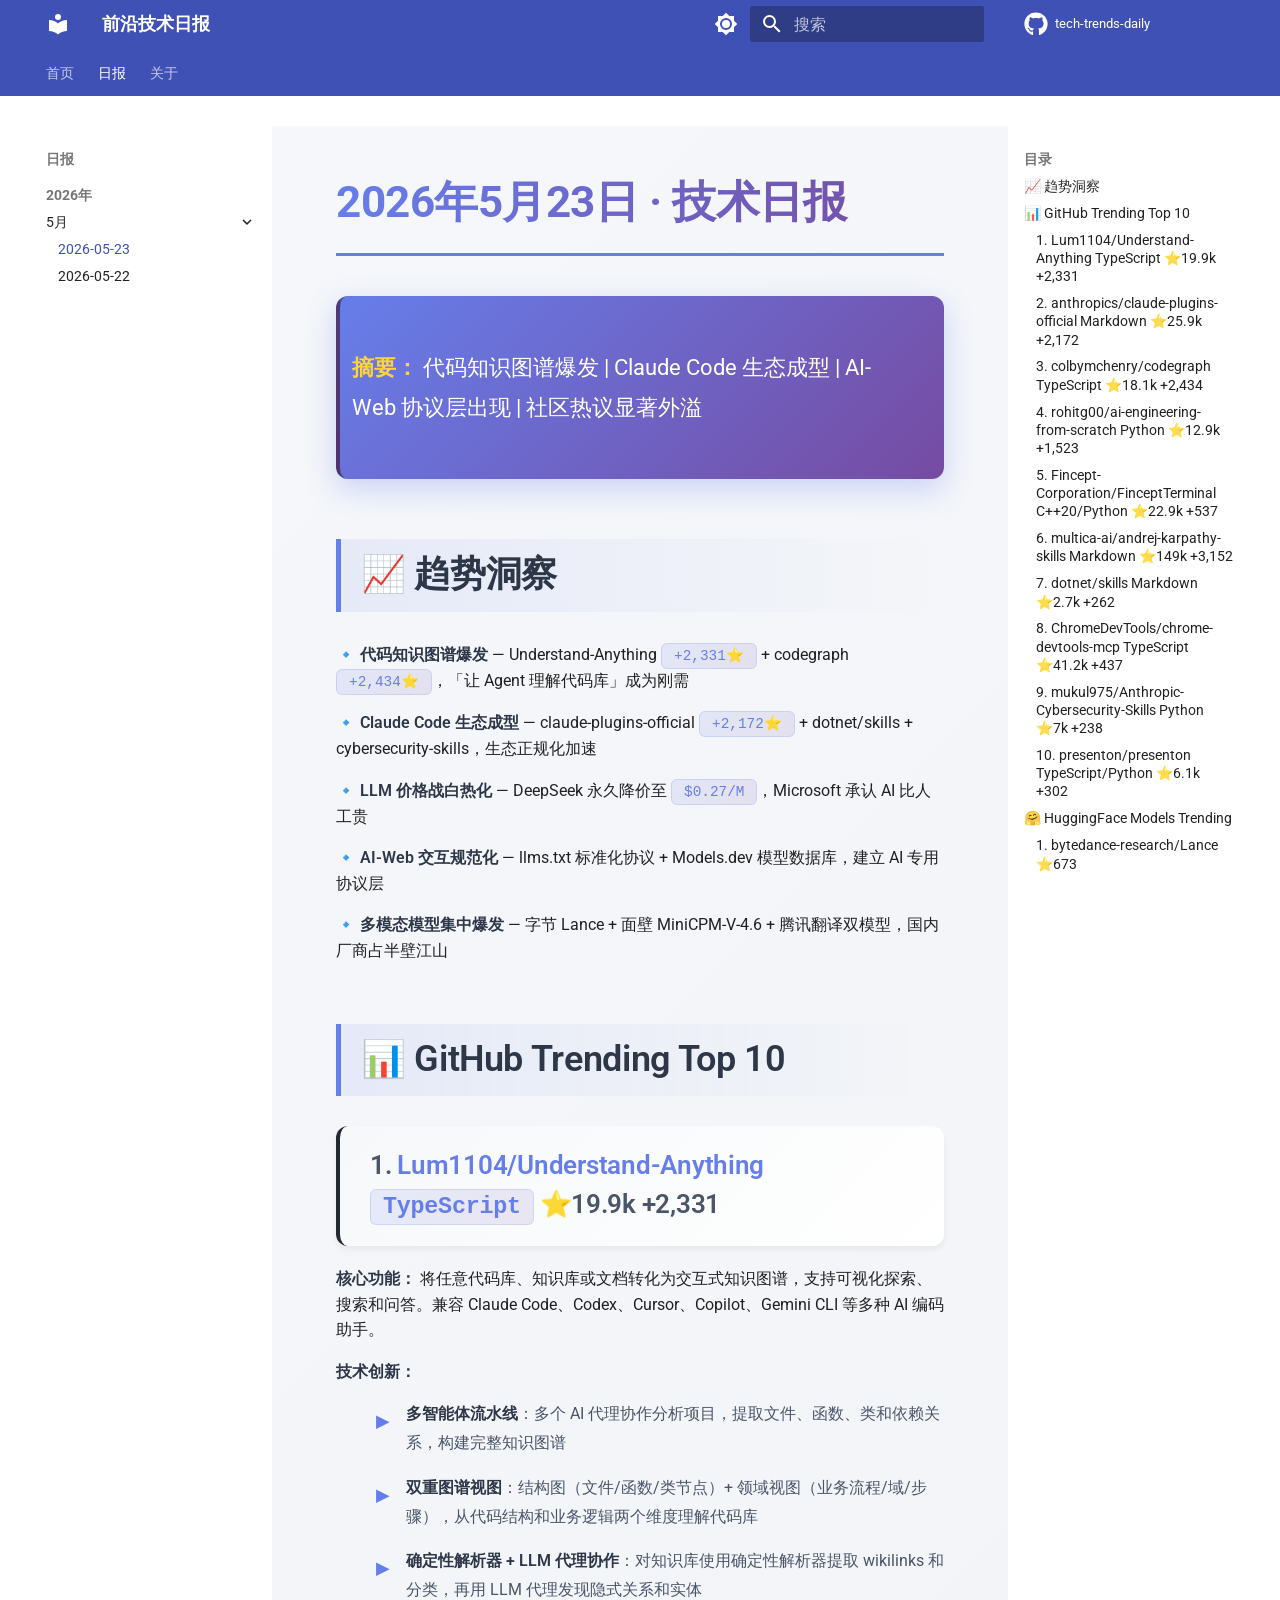
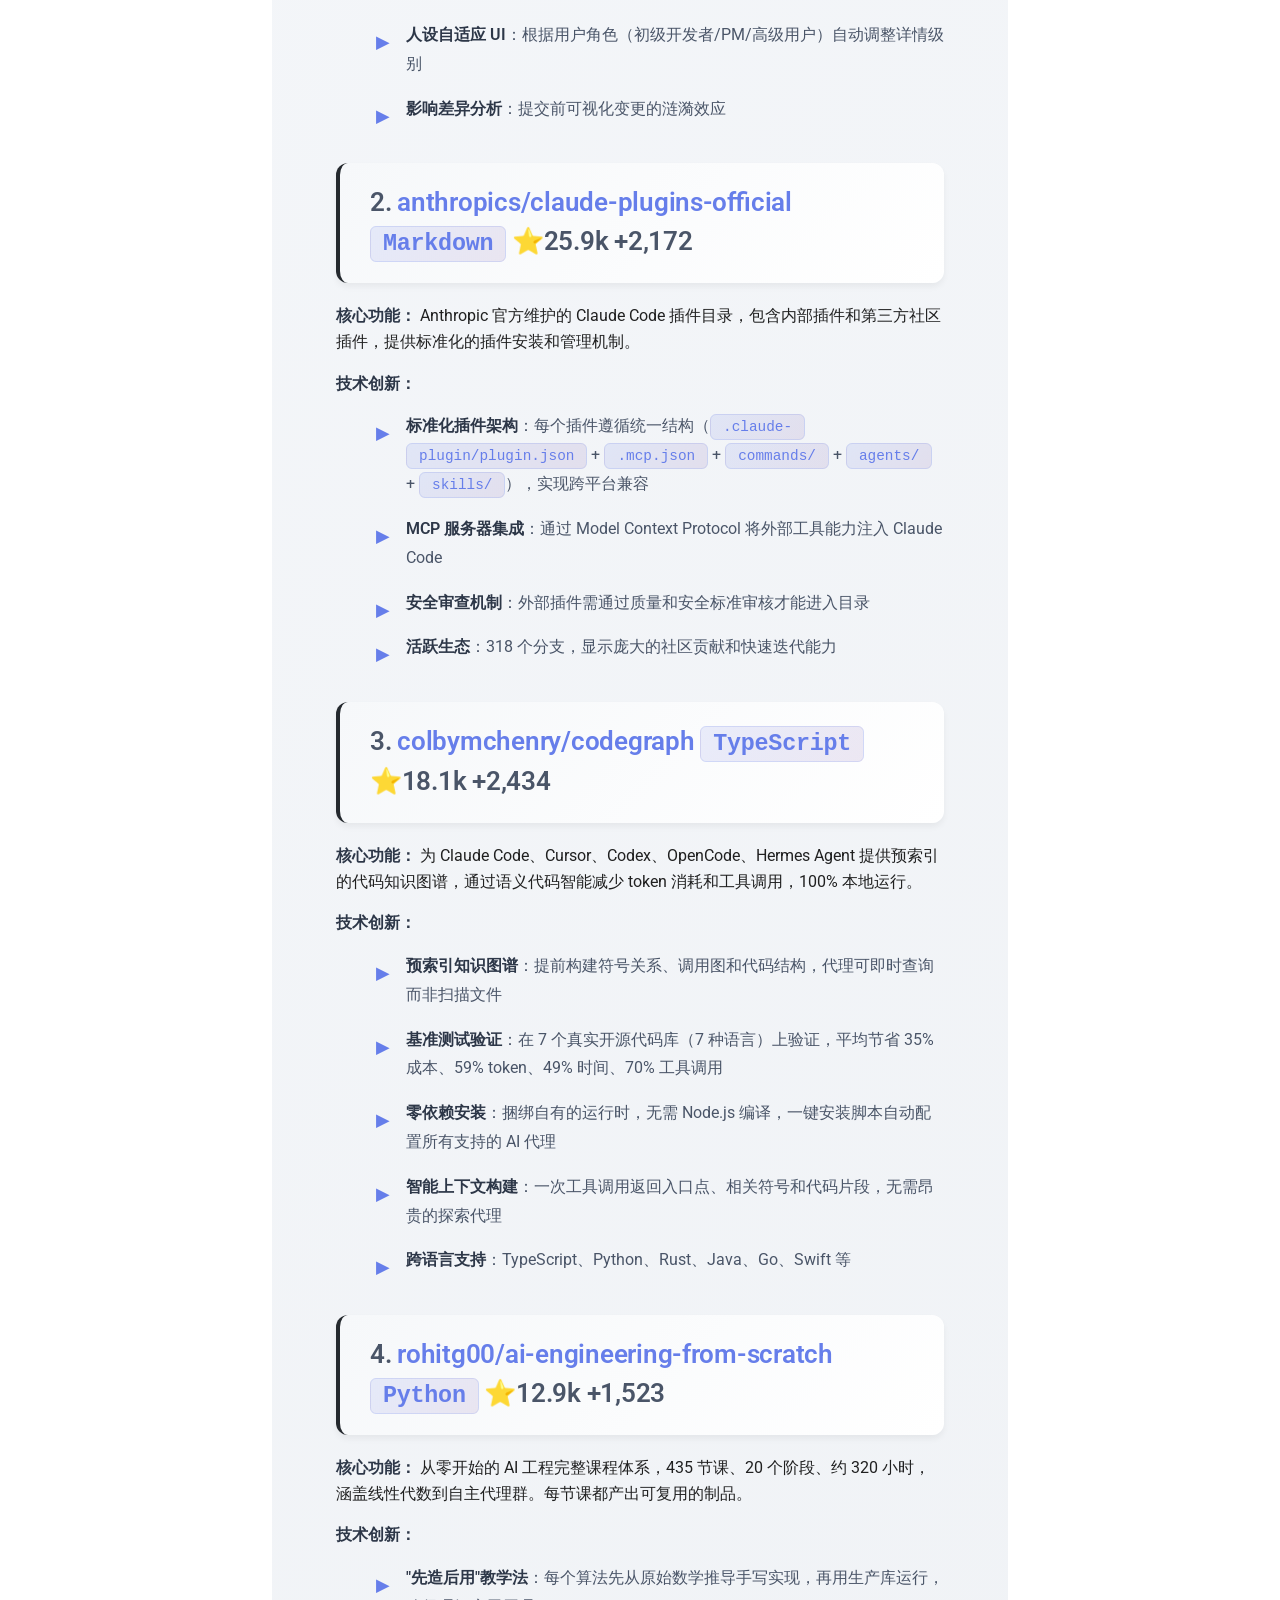
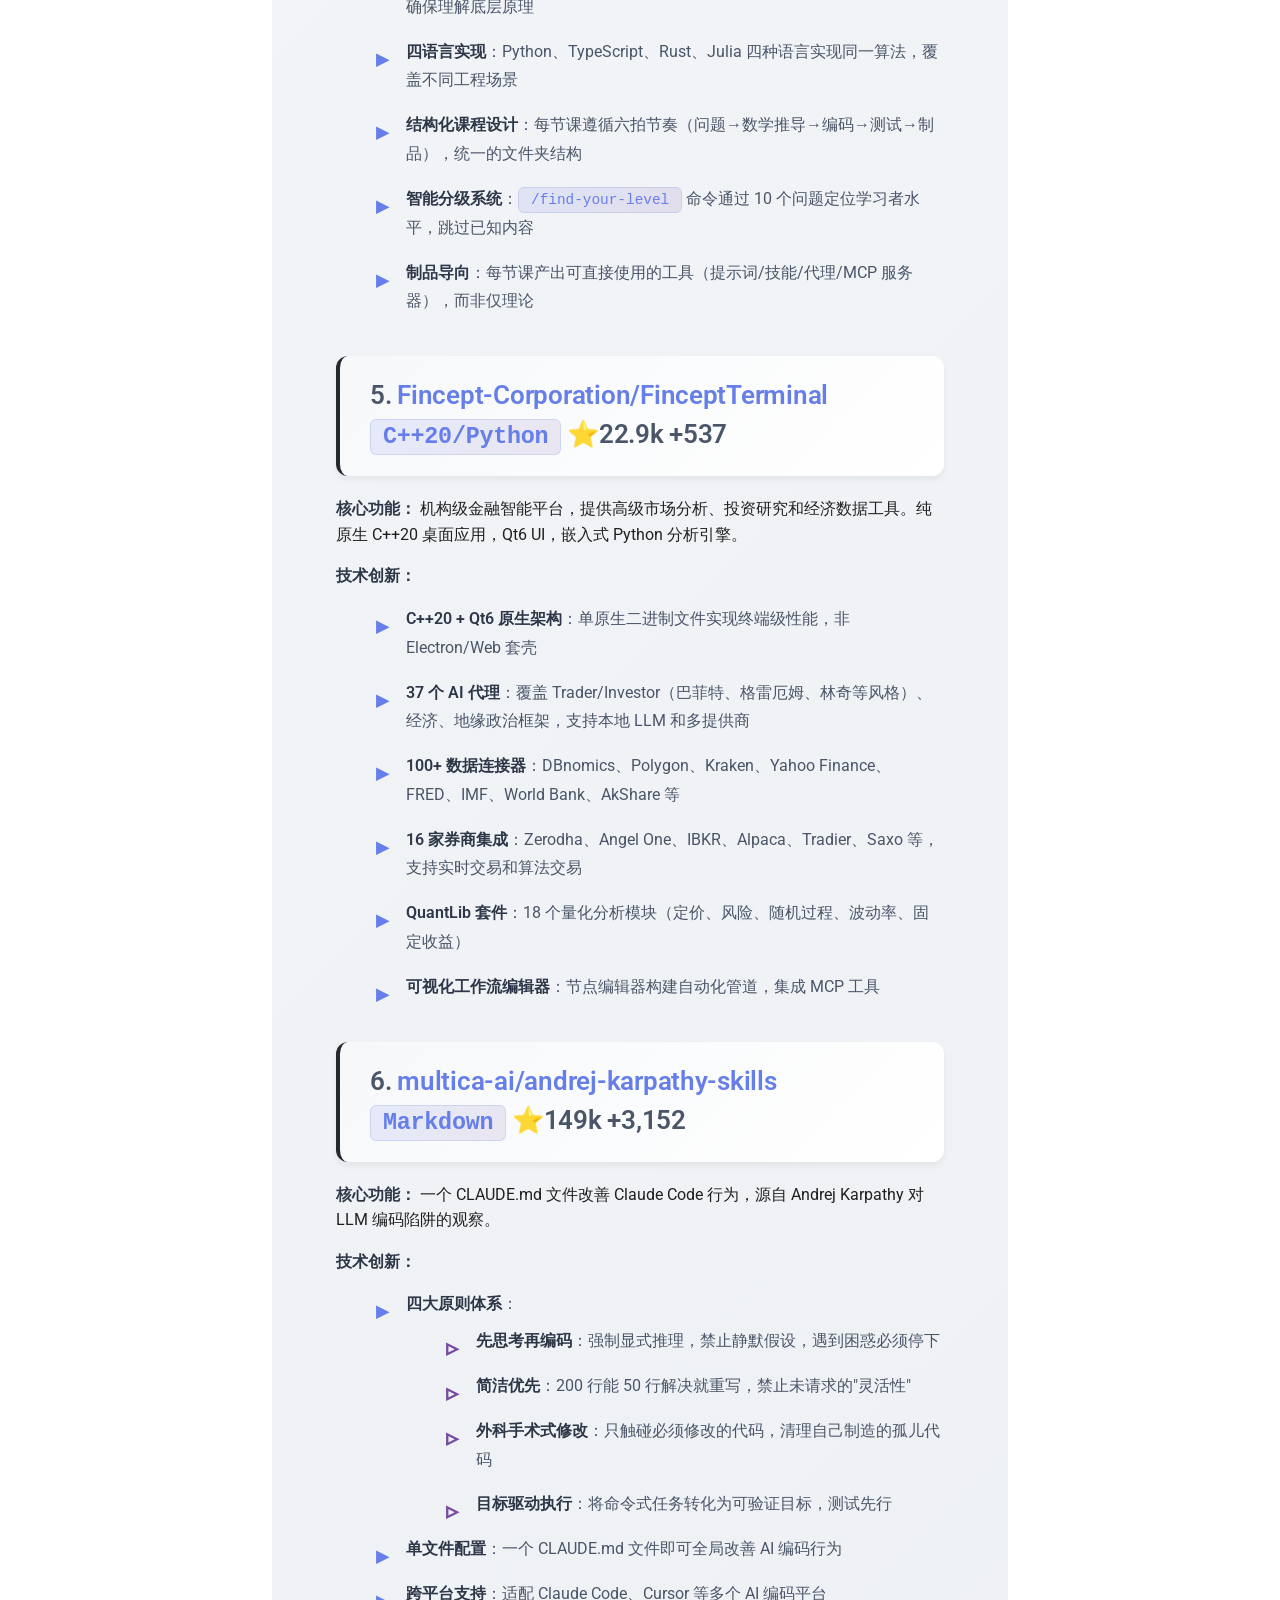
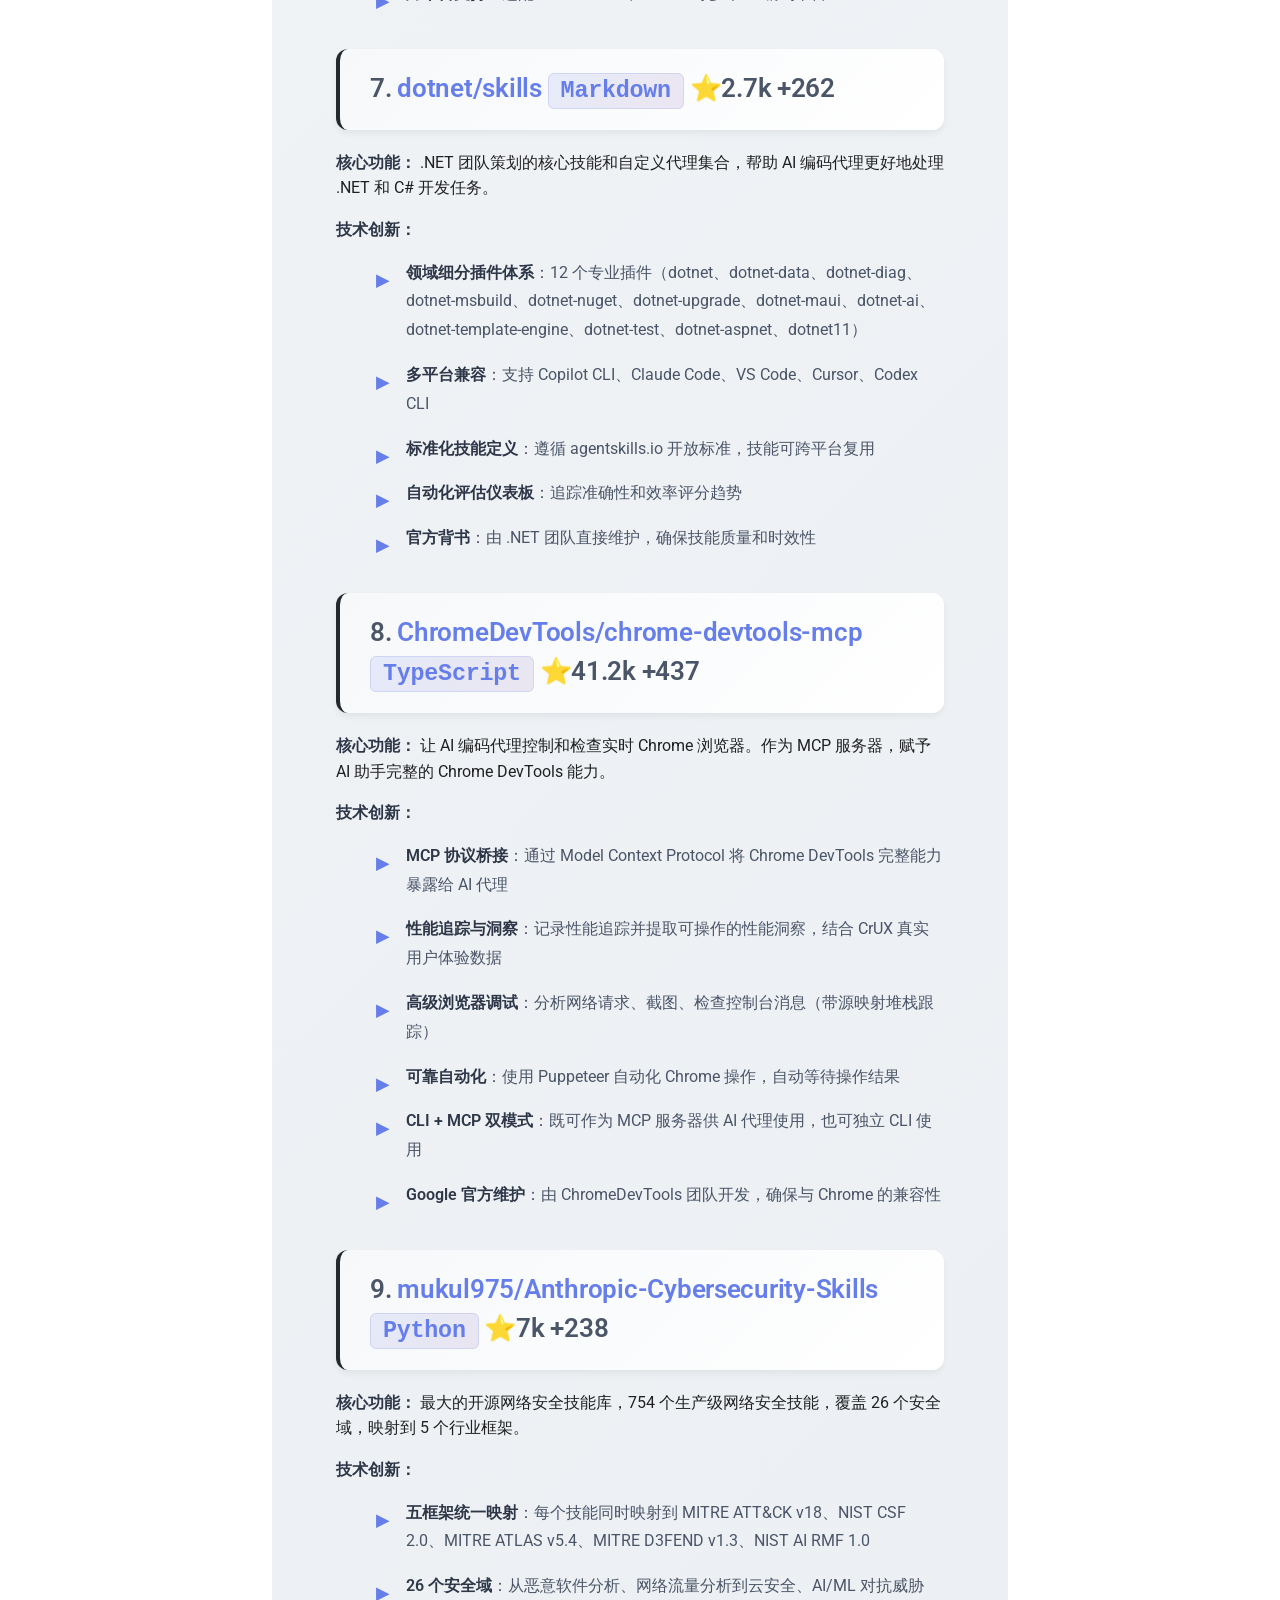
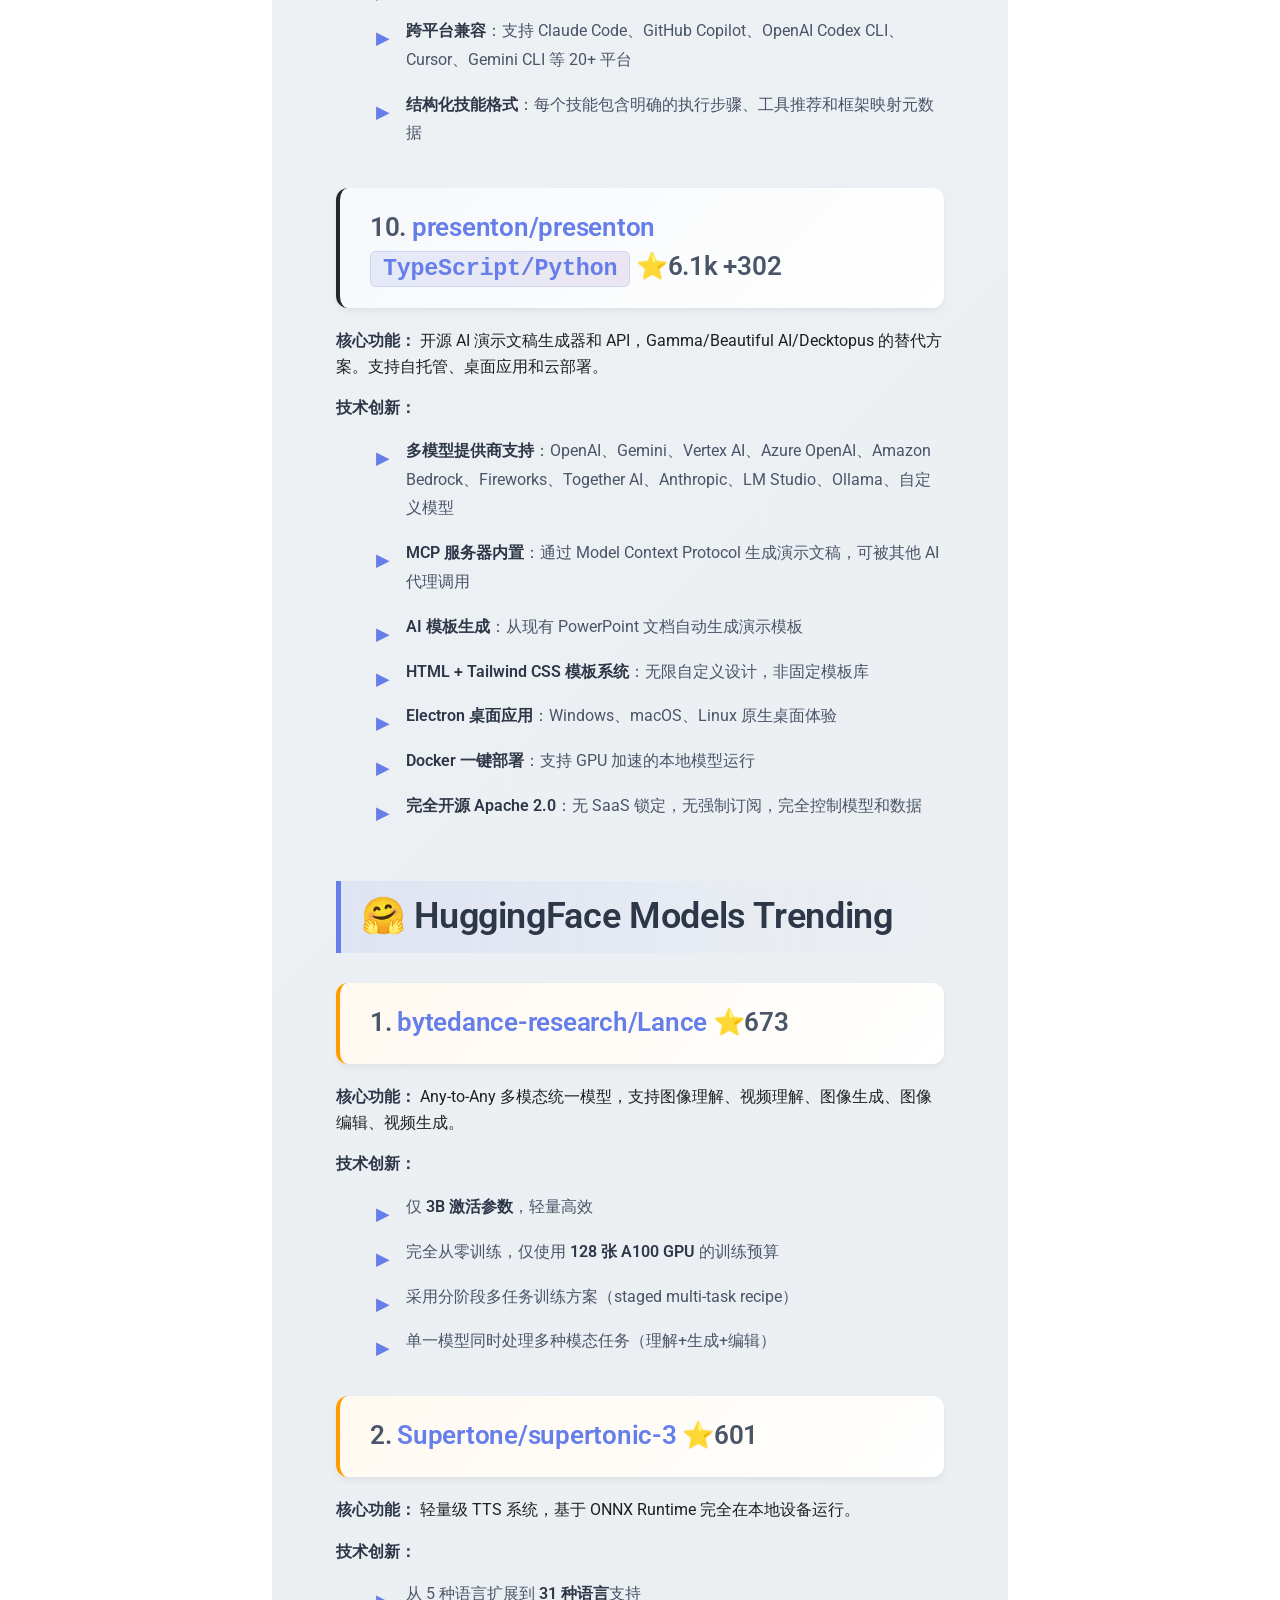
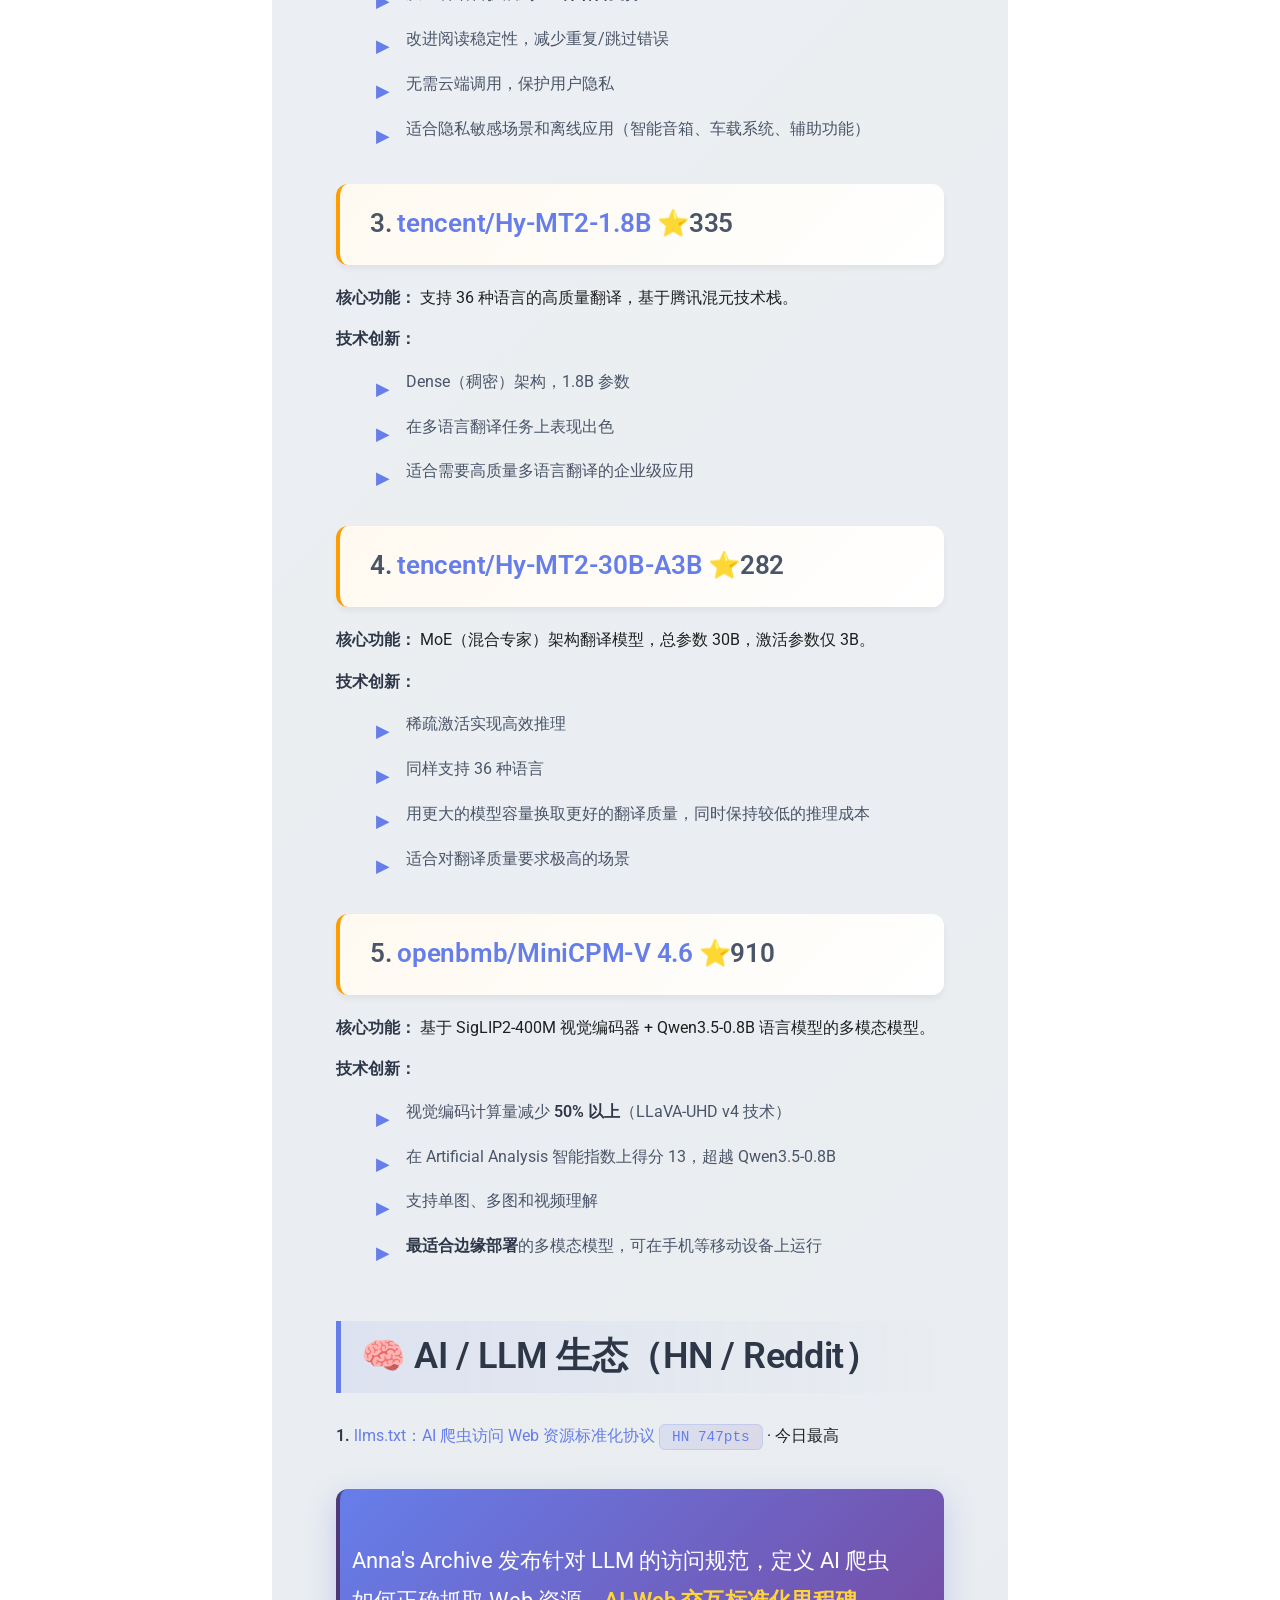
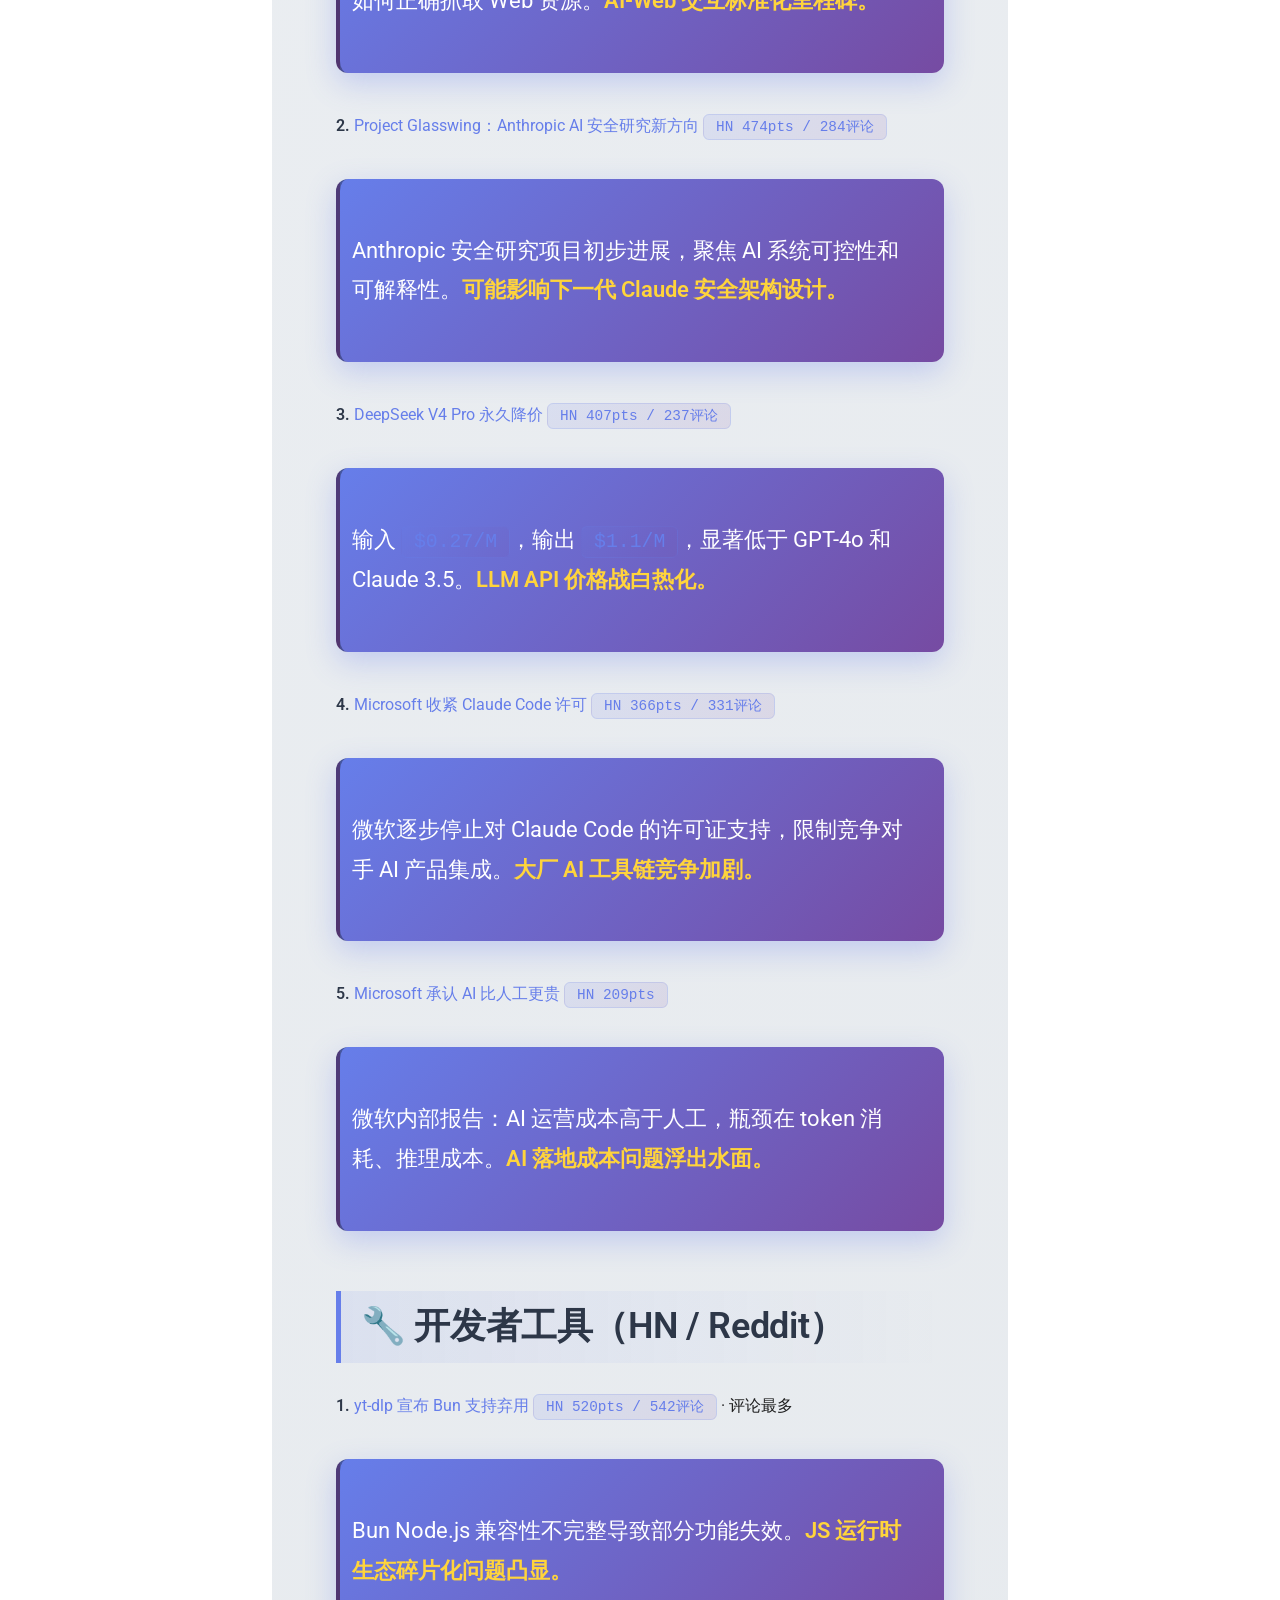
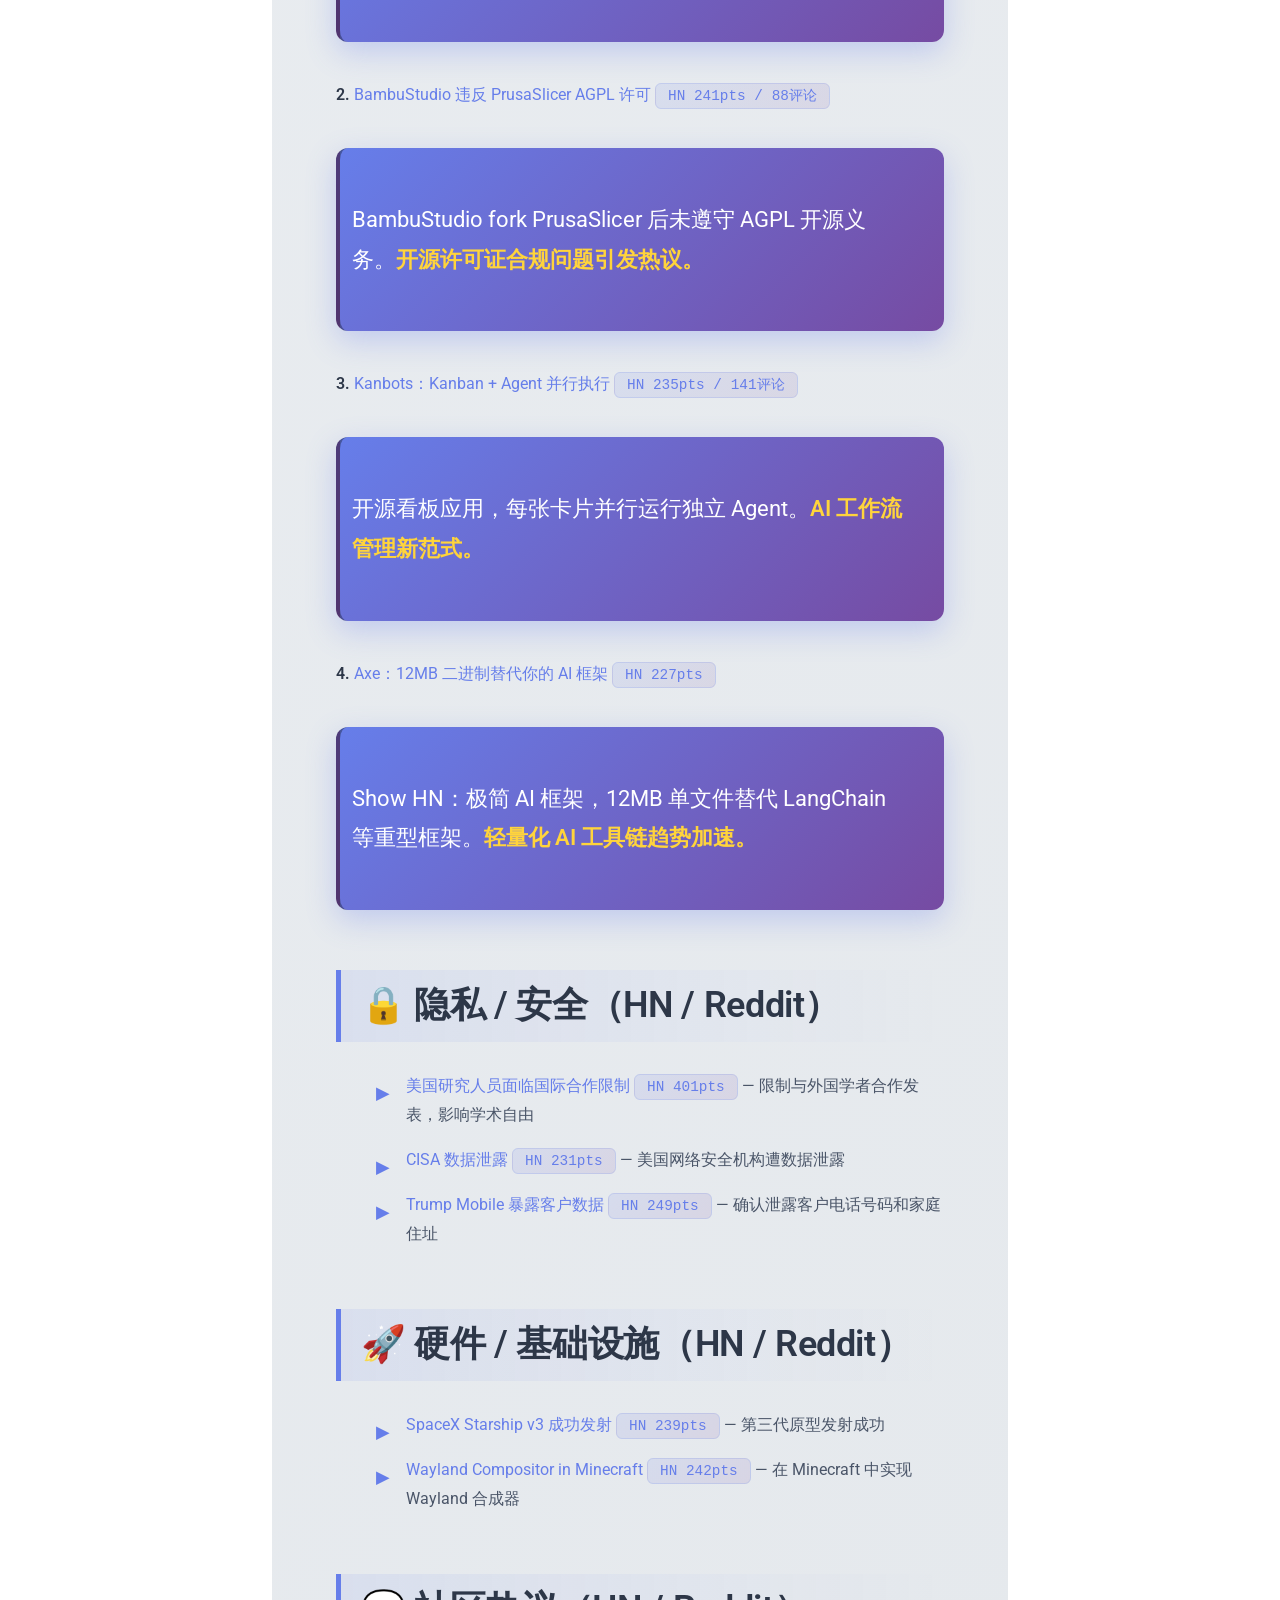
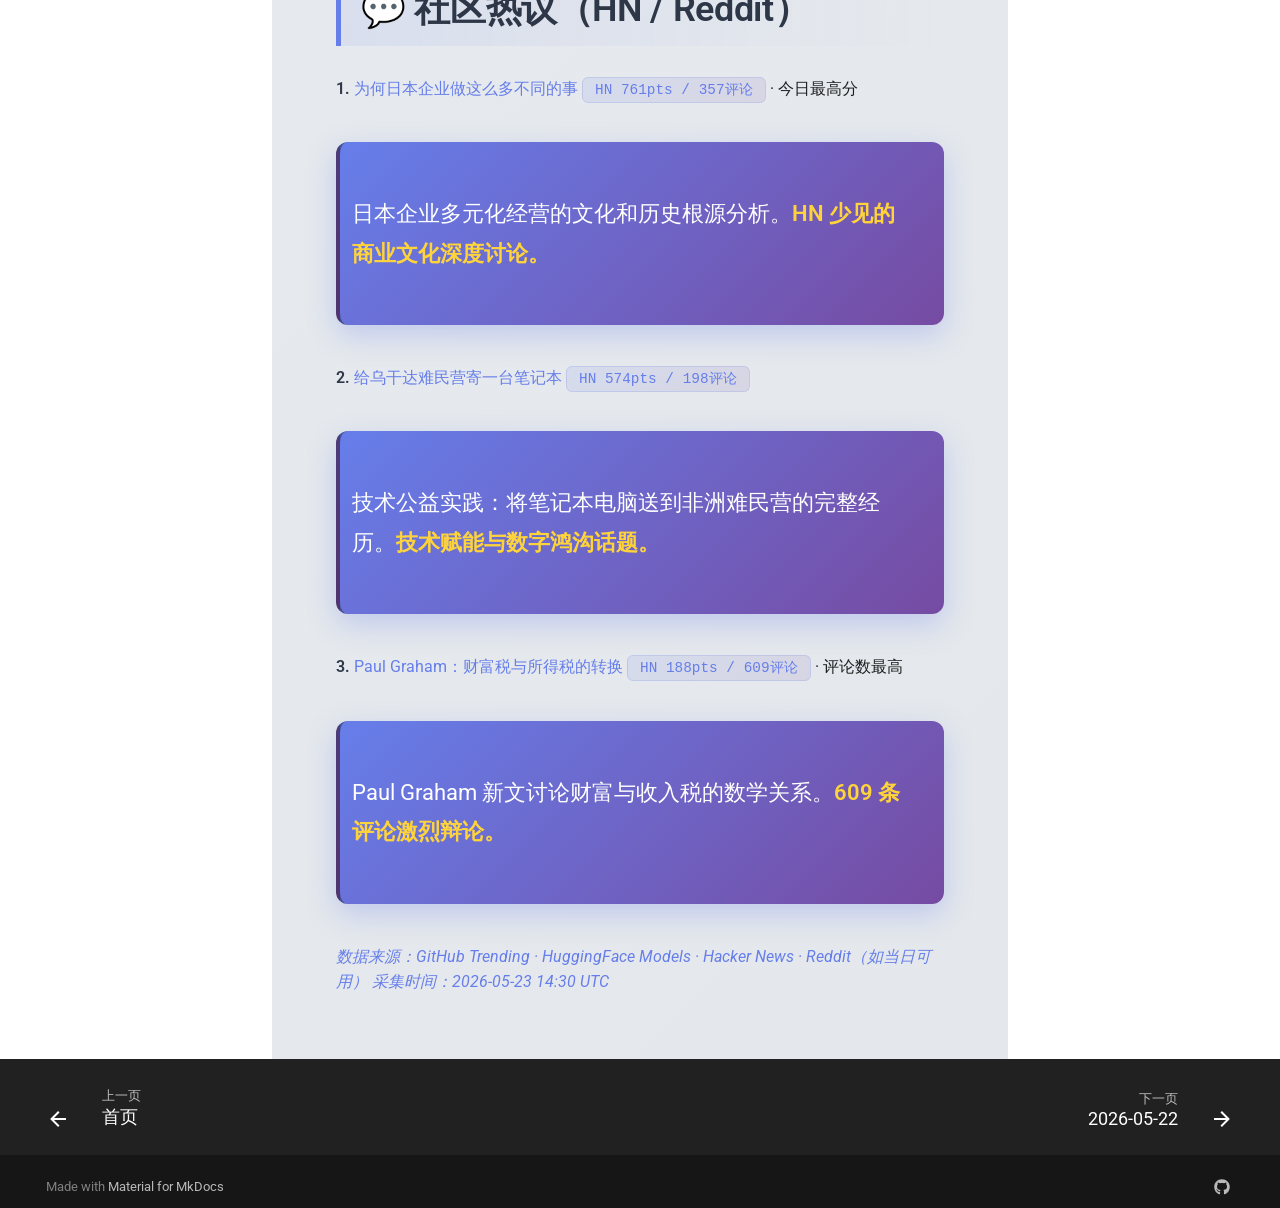
<file: daily/2026/05/2026-05-23/index.html>
<!doctype html>
<html lang="zh" class="no-js">
  <head>
    
      <meta charset="utf-8">
      <meta name="viewport" content="width=device-width,initial-scale=1">
      
        <meta name="description" content="每日技术趋势报告，涵盖 AI/LLM、开发者工具、开源项目等前沿技术动态">
      
      
        <meta name="author" content="Hermes Agent">
      
      
      
        <link rel="prev" href="../../../..">
      
      
        <link rel="next" href="../2026-05-22/">
      
      
        
      
      
      <link rel="icon" href="../../../../assets/images/favicon.png">
      <meta name="generator" content="mkdocs-1.6.1, mkdocs-material-9.7.6">
    
    
      
        <title>2026-05-23 - 前沿技术日报</title>
      
    
    
      <link rel="stylesheet" href="../../../../assets/stylesheets/main.484c7ddc.min.css">
      
        
        <link rel="stylesheet" href="../../../../assets/stylesheets/palette.ab4e12ef.min.css">
      
      


    
    
      
    
    
      
        
        
        <link rel="preconnect" href="https://fonts.gstatic.com" crossorigin>
        <link rel="stylesheet" href="https://fonts.googleapis.com/css?family=Roboto:300,300i,400,400i,700,700i%7CRoboto+Mono:400,400i,700,700i&display=fallback">
        <style>:root{--md-text-font:"Roboto";--md-code-font:"Roboto Mono"}</style>
      
    
    
      <link rel="stylesheet" href="../../../../stylesheets/extra.css">
    
    <script>__md_scope=new URL("../../../..",location),__md_hash=e=>[...e].reduce(((e,_)=>(e<<5)-e+_.charCodeAt(0)),0),__md_get=(e,_=localStorage,t=__md_scope)=>JSON.parse(_.getItem(t.pathname+"."+e)),__md_set=(e,_,t=localStorage,a=__md_scope)=>{try{t.setItem(a.pathname+"."+e,JSON.stringify(_))}catch(e){}}</script>
    
      

    
    
  </head>
  
  
    
    
      
    
    
    
    
    <body dir="ltr" data-md-color-scheme="default" data-md-color-primary="indigo" data-md-color-accent="indigo">
  
    
    <input class="md-toggle" data-md-toggle="drawer" type="checkbox" id="__drawer" autocomplete="off">
    <input class="md-toggle" data-md-toggle="search" type="checkbox" id="__search" autocomplete="off">
    <label class="md-overlay" for="__drawer"></label>
    <div data-md-component="skip">
      
        
        <a href="#2026523" class="md-skip">
          跳转至
        </a>
      
    </div>
    <div data-md-component="announce">
      
    </div>
    
    
      

<header class="md-header" data-md-component="header">
  <nav class="md-header__inner md-grid" aria-label="页眉">
    <a href="../../../.." title="前沿技术日报" class="md-header__button md-logo" aria-label="前沿技术日报" data-md-component="logo">
      
  
  <svg xmlns="http://www.w3.org/2000/svg" viewBox="0 0 24 24"><path d="M12 8a3 3 0 0 0 3-3 3 3 0 0 0-3-3 3 3 0 0 0-3 3 3 3 0 0 0 3 3m0 3.54C9.64 9.35 6.5 8 3 8v11c3.5 0 6.64 1.35 9 3.54 2.36-2.19 5.5-3.54 9-3.54V8c-3.5 0-6.64 1.35-9 3.54"/></svg>

    </a>
    <label class="md-header__button md-icon" for="__drawer">
      
      <svg xmlns="http://www.w3.org/2000/svg" viewBox="0 0 24 24"><path d="M3 6h18v2H3zm0 5h18v2H3zm0 5h18v2H3z"/></svg>
    </label>
    <div class="md-header__title" data-md-component="header-title">
      <div class="md-header__ellipsis">
        <div class="md-header__topic">
          <span class="md-ellipsis">
            前沿技术日报
          </span>
        </div>
        <div class="md-header__topic" data-md-component="header-topic">
          <span class="md-ellipsis">
            
              2026-05-23
            
          </span>
        </div>
      </div>
    </div>
    
      
        <form class="md-header__option" data-md-component="palette">
  
    
    
    
    <input class="md-option" data-md-color-media="" data-md-color-scheme="default" data-md-color-primary="indigo" data-md-color-accent="indigo"  aria-label="切换到深色模式"  type="radio" name="__palette" id="__palette_0">
    
      <label class="md-header__button md-icon" title="切换到深色模式" for="__palette_1" hidden>
        <svg xmlns="http://www.w3.org/2000/svg" viewBox="0 0 24 24"><path d="M12 8a4 4 0 0 0-4 4 4 4 0 0 0 4 4 4 4 0 0 0 4-4 4 4 0 0 0-4-4m0 10a6 6 0 0 1-6-6 6 6 0 0 1 6-6 6 6 0 0 1 6 6 6 6 0 0 1-6 6m8-9.31V4h-4.69L12 .69 8.69 4H4v4.69L.69 12 4 15.31V20h4.69L12 23.31 15.31 20H20v-4.69L23.31 12z"/></svg>
      </label>
    
  
    
    
    
    <input class="md-option" data-md-color-media="" data-md-color-scheme="slate" data-md-color-primary="indigo" data-md-color-accent="indigo"  aria-label="切换到浅色模式"  type="radio" name="__palette" id="__palette_1">
    
      <label class="md-header__button md-icon" title="切换到浅色模式" for="__palette_0" hidden>
        <svg xmlns="http://www.w3.org/2000/svg" viewBox="0 0 24 24"><path d="M12 18c-.89 0-1.74-.2-2.5-.55C11.56 16.5 13 14.42 13 12s-1.44-4.5-3.5-5.45C10.26 6.2 11.11 6 12 6a6 6 0 0 1 6 6 6 6 0 0 1-6 6m8-9.31V4h-4.69L12 .69 8.69 4H4v4.69L.69 12 4 15.31V20h4.69L12 23.31 15.31 20H20v-4.69L23.31 12z"/></svg>
      </label>
    
  
</form>
      
    
    
      <script>var palette=__md_get("__palette");if(palette&&palette.color){if("(prefers-color-scheme)"===palette.color.media){var media=matchMedia("(prefers-color-scheme: light)"),input=document.querySelector(media.matches?"[data-md-color-media='(prefers-color-scheme: light)']":"[data-md-color-media='(prefers-color-scheme: dark)']");palette.color.media=input.getAttribute("data-md-color-media"),palette.color.scheme=input.getAttribute("data-md-color-scheme"),palette.color.primary=input.getAttribute("data-md-color-primary"),palette.color.accent=input.getAttribute("data-md-color-accent")}for(var[key,value]of Object.entries(palette.color))document.body.setAttribute("data-md-color-"+key,value)}</script>
    
    
    
      
      
        <label class="md-header__button md-icon" for="__search">
          
          <svg xmlns="http://www.w3.org/2000/svg" viewBox="0 0 24 24"><path d="M9.5 3A6.5 6.5 0 0 1 16 9.5c0 1.61-.59 3.09-1.56 4.23l.27.27h.79l5 5-1.5 1.5-5-5v-.79l-.27-.27A6.52 6.52 0 0 1 9.5 16 6.5 6.5 0 0 1 3 9.5 6.5 6.5 0 0 1 9.5 3m0 2C7 5 5 7 5 9.5S7 14 9.5 14 14 12 14 9.5 12 5 9.5 5"/></svg>
        </label>
        <div class="md-search" data-md-component="search" role="dialog">
  <label class="md-search__overlay" for="__search"></label>
  <div class="md-search__inner" role="search">
    <form class="md-search__form" name="search">
      <input type="text" class="md-search__input" name="query" aria-label="搜索" placeholder="搜索" autocapitalize="off" autocorrect="off" autocomplete="off" spellcheck="false" data-md-component="search-query" required>
      <label class="md-search__icon md-icon" for="__search">
        
        <svg xmlns="http://www.w3.org/2000/svg" viewBox="0 0 24 24"><path d="M9.5 3A6.5 6.5 0 0 1 16 9.5c0 1.61-.59 3.09-1.56 4.23l.27.27h.79l5 5-1.5 1.5-5-5v-.79l-.27-.27A6.52 6.52 0 0 1 9.5 16 6.5 6.5 0 0 1 3 9.5 6.5 6.5 0 0 1 9.5 3m0 2C7 5 5 7 5 9.5S7 14 9.5 14 14 12 14 9.5 12 5 9.5 5"/></svg>
        
        <svg xmlns="http://www.w3.org/2000/svg" viewBox="0 0 24 24"><path d="M20 11v2H8l5.5 5.5-1.42 1.42L4.16 12l7.92-7.92L13.5 5.5 8 11z"/></svg>
      </label>
      <nav class="md-search__options" aria-label="查找">
        
          <a href="javascript:void(0)" class="md-search__icon md-icon" title="分享" aria-label="分享" data-clipboard data-clipboard-text="" data-md-component="search-share" tabindex="-1">
            
            <svg xmlns="http://www.w3.org/2000/svg" viewBox="0 0 24 24"><path d="M18 16.08c-.76 0-1.44.3-1.96.77L8.91 12.7c.05-.23.09-.46.09-.7s-.04-.47-.09-.7l7.05-4.11c.54.5 1.25.81 2.04.81a3 3 0 0 0 3-3 3 3 0 0 0-3-3 3 3 0 0 0-3 3c0 .24.04.47.09.7L8.04 9.81C7.5 9.31 6.79 9 6 9a3 3 0 0 0-3 3 3 3 0 0 0 3 3c.79 0 1.5-.31 2.04-.81l7.12 4.15c-.05.21-.08.43-.08.66 0 1.61 1.31 2.91 2.92 2.91s2.92-1.3 2.92-2.91A2.92 2.92 0 0 0 18 16.08"/></svg>
          </a>
        
        <button type="reset" class="md-search__icon md-icon" title="清空当前内容" aria-label="清空当前内容" tabindex="-1">
          
          <svg xmlns="http://www.w3.org/2000/svg" viewBox="0 0 24 24"><path d="M19 6.41 17.59 5 12 10.59 6.41 5 5 6.41 10.59 12 5 17.59 6.41 19 12 13.41 17.59 19 19 17.59 13.41 12z"/></svg>
        </button>
      </nav>
      
        <div class="md-search__suggest" data-md-component="search-suggest"></div>
      
    </form>
    <div class="md-search__output">
      <div class="md-search__scrollwrap" tabindex="0" data-md-scrollfix>
        <div class="md-search-result" data-md-component="search-result">
          <div class="md-search-result__meta">
            正在初始化搜索引擎
          </div>
          <ol class="md-search-result__list" role="presentation"></ol>
        </div>
      </div>
    </div>
  </div>
</div>
      
    
    
      <div class="md-header__source">
        <a href="https://github.com/Tingelam/tech-trends-daily" title="前往仓库" class="md-source" data-md-component="source">
  <div class="md-source__icon md-icon">
    
    <svg xmlns="http://www.w3.org/2000/svg" viewBox="0 0 512 512"><!--! Font Awesome Free 7.1.0 by @fontawesome - https://fontawesome.com License - https://fontawesome.com/license/free (Icons: CC BY 4.0, Fonts: SIL OFL 1.1, Code: MIT License) Copyright 2025 Fonticons, Inc.--><path d="M173.9 397.4c0 2-2.3 3.6-5.2 3.6-3.3.3-5.6-1.3-5.6-3.6 0-2 2.3-3.6 5.2-3.6 3-.3 5.6 1.3 5.6 3.6m-31.1-4.5c-.7 2 1.3 4.3 4.3 4.9 2.6 1 5.6 0 6.2-2s-1.3-4.3-4.3-5.2c-2.6-.7-5.5.3-6.2 2.3m44.2-1.7c-2.9.7-4.9 2.6-4.6 4.9.3 2 2.9 3.3 5.9 2.6 2.9-.7 4.9-2.6 4.6-4.6-.3-1.9-3-3.2-5.9-2.9M252.8 8C114.1 8 8 113.3 8 252c0 110.9 69.8 205.8 169.5 239.2 12.8 2.3 17.3-5.6 17.3-12.1 0-6.2-.3-40.4-.3-61.4 0 0-70 15-84.7-29.8 0 0-11.4-29.1-27.8-36.6 0 0-22.9-15.7 1.6-15.4 0 0 24.9 2 38.6 25.8 21.9 38.6 58.6 27.5 72.9 20.9 2.3-16 8.8-27.1 16-33.7-55.9-6.2-112.3-14.3-112.3-110.5 0-27.5 7.6-41.3 23.6-58.9-2.6-6.5-11.1-33.3 2.6-67.9 20.9-6.5 69 27 69 27 20-5.6 41.5-8.5 62.8-8.5s42.8 2.9 62.8 8.5c0 0 48.1-33.6 69-27 13.7 34.7 5.2 61.4 2.6 67.9 16 17.7 25.8 31.5 25.8 58.9 0 96.5-58.9 104.2-114.8 110.5 9.2 7.9 17 22.9 17 46.4 0 33.7-.3 75.4-.3 83.6 0 6.5 4.6 14.4 17.3 12.1C436.2 457.8 504 362.9 504 252 504 113.3 391.5 8 252.8 8M105.2 352.9c-1.3 1-1 3.3.7 5.2 1.6 1.6 3.9 2.3 5.2 1 1.3-1 1-3.3-.7-5.2-1.6-1.6-3.9-2.3-5.2-1m-10.8-8.1c-.7 1.3.3 2.9 2.3 3.9 1.6 1 3.6.7 4.3-.7.7-1.3-.3-2.9-2.3-3.9-2-.6-3.6-.3-4.3.7m32.4 35.6c-1.6 1.3-1 4.3 1.3 6.2 2.3 2.3 5.2 2.6 6.5 1 1.3-1.3.7-4.3-1.3-6.2-2.2-2.3-5.2-2.6-6.5-1m-11.4-14.7c-1.6 1-1.6 3.6 0 5.9s4.3 3.3 5.6 2.3c1.6-1.3 1.6-3.9 0-6.2-1.4-2.3-4-3.3-5.6-2"/></svg>
  </div>
  <div class="md-source__repository">
    tech-trends-daily
  </div>
</a>
      </div>
    
  </nav>
  
</header>
    
    <div class="md-container" data-md-component="container">
      
      
        
          
            
<nav class="md-tabs" aria-label="标签" data-md-component="tabs">
  <div class="md-grid">
    <ul class="md-tabs__list">
      
        
  
  
  
  
    <li class="md-tabs__item">
      <a href="../../../.." class="md-tabs__link">
        
  
  
    
  
  首页

      </a>
    </li>
  

      
        
  
  
  
    
  
  
    
    
      
  
  
  
    
  
  
    
    
      
  
  
  
    
  
  
    
    
      <li class="md-tabs__item md-tabs__item--active">
        <a href="./" class="md-tabs__link">
          
  
  
  日报

        </a>
      </li>
    
  

    
  

    
  

      
        
  
  
  
  
    <li class="md-tabs__item">
      <a href="../../../../about/" class="md-tabs__link">
        
  
  
    
  
  关于

      </a>
    </li>
  

      
    </ul>
  </div>
</nav>
          
        
      
      <main class="md-main" data-md-component="main">
        <div class="md-main__inner md-grid">
          
            
              
              <div class="md-sidebar md-sidebar--primary" data-md-component="sidebar" data-md-type="navigation" >
                <div class="md-sidebar__scrollwrap">
                  <div class="md-sidebar__inner">
                    


  


<nav class="md-nav md-nav--primary md-nav--lifted" aria-label="导航栏" data-md-level="0">
  <label class="md-nav__title" for="__drawer">
    <a href="../../../.." title="前沿技术日报" class="md-nav__button md-logo" aria-label="前沿技术日报" data-md-component="logo">
      
  
  <svg xmlns="http://www.w3.org/2000/svg" viewBox="0 0 24 24"><path d="M12 8a3 3 0 0 0 3-3 3 3 0 0 0-3-3 3 3 0 0 0-3 3 3 3 0 0 0 3 3m0 3.54C9.64 9.35 6.5 8 3 8v11c3.5 0 6.64 1.35 9 3.54 2.36-2.19 5.5-3.54 9-3.54V8c-3.5 0-6.64 1.35-9 3.54"/></svg>

    </a>
    前沿技术日报
  </label>
  
    <div class="md-nav__source">
      <a href="https://github.com/Tingelam/tech-trends-daily" title="前往仓库" class="md-source" data-md-component="source">
  <div class="md-source__icon md-icon">
    
    <svg xmlns="http://www.w3.org/2000/svg" viewBox="0 0 512 512"><!--! Font Awesome Free 7.1.0 by @fontawesome - https://fontawesome.com License - https://fontawesome.com/license/free (Icons: CC BY 4.0, Fonts: SIL OFL 1.1, Code: MIT License) Copyright 2025 Fonticons, Inc.--><path d="M173.9 397.4c0 2-2.3 3.6-5.2 3.6-3.3.3-5.6-1.3-5.6-3.6 0-2 2.3-3.6 5.2-3.6 3-.3 5.6 1.3 5.6 3.6m-31.1-4.5c-.7 2 1.3 4.3 4.3 4.9 2.6 1 5.6 0 6.2-2s-1.3-4.3-4.3-5.2c-2.6-.7-5.5.3-6.2 2.3m44.2-1.7c-2.9.7-4.9 2.6-4.6 4.9.3 2 2.9 3.3 5.9 2.6 2.9-.7 4.9-2.6 4.6-4.6-.3-1.9-3-3.2-5.9-2.9M252.8 8C114.1 8 8 113.3 8 252c0 110.9 69.8 205.8 169.5 239.2 12.8 2.3 17.3-5.6 17.3-12.1 0-6.2-.3-40.4-.3-61.4 0 0-70 15-84.7-29.8 0 0-11.4-29.1-27.8-36.6 0 0-22.9-15.7 1.6-15.4 0 0 24.9 2 38.6 25.8 21.9 38.6 58.6 27.5 72.9 20.9 2.3-16 8.8-27.1 16-33.7-55.9-6.2-112.3-14.3-112.3-110.5 0-27.5 7.6-41.3 23.6-58.9-2.6-6.5-11.1-33.3 2.6-67.9 20.9-6.5 69 27 69 27 20-5.6 41.5-8.5 62.8-8.5s42.8 2.9 62.8 8.5c0 0 48.1-33.6 69-27 13.7 34.7 5.2 61.4 2.6 67.9 16 17.7 25.8 31.5 25.8 58.9 0 96.5-58.9 104.2-114.8 110.5 9.2 7.9 17 22.9 17 46.4 0 33.7-.3 75.4-.3 83.6 0 6.5 4.6 14.4 17.3 12.1C436.2 457.8 504 362.9 504 252 504 113.3 391.5 8 252.8 8M105.2 352.9c-1.3 1-1 3.3.7 5.2 1.6 1.6 3.9 2.3 5.2 1 1.3-1 1-3.3-.7-5.2-1.6-1.6-3.9-2.3-5.2-1m-10.8-8.1c-.7 1.3.3 2.9 2.3 3.9 1.6 1 3.6.7 4.3-.7.7-1.3-.3-2.9-2.3-3.9-2-.6-3.6-.3-4.3.7m32.4 35.6c-1.6 1.3-1 4.3 1.3 6.2 2.3 2.3 5.2 2.6 6.5 1 1.3-1.3.7-4.3-1.3-6.2-2.2-2.3-5.2-2.6-6.5-1m-11.4-14.7c-1.6 1-1.6 3.6 0 5.9s4.3 3.3 5.6 2.3c1.6-1.3 1.6-3.9 0-6.2-1.4-2.3-4-3.3-5.6-2"/></svg>
  </div>
  <div class="md-source__repository">
    tech-trends-daily
  </div>
</a>
    </div>
  
  <ul class="md-nav__list" data-md-scrollfix>
    
      
      
  
  
  
  
    <li class="md-nav__item">
      <a href="../../../.." class="md-nav__link">
        
  
  
  <span class="md-ellipsis">
    
  
    首页
  

    
  </span>
  
  

      </a>
    </li>
  

    
      
      
  
  
    
  
  
  
    
    
    
    
      
        
        
      
      
        
      
    
    
    <li class="md-nav__item md-nav__item--active md-nav__item--section md-nav__item--nested">
      
        
        
        <input class="md-nav__toggle md-toggle " type="checkbox" id="__nav_2" checked>
        
          
          <label class="md-nav__link" for="__nav_2" id="__nav_2_label" tabindex="">
            
  
  
  <span class="md-ellipsis">
    
  
    日报
  

    
  </span>
  
  

            <span class="md-nav__icon md-icon"></span>
          </label>
        
        <nav class="md-nav" data-md-level="1" aria-labelledby="__nav_2_label" aria-expanded="true">
          <label class="md-nav__title" for="__nav_2">
            <span class="md-nav__icon md-icon"></span>
            
  
    日报
  

          </label>
          <ul class="md-nav__list" data-md-scrollfix>
            
              
                
  
  
    
  
  
  
    
    
    
    
      
      
        
          
          
        
      
    
    
    <li class="md-nav__item md-nav__item--active md-nav__item--section md-nav__item--nested">
      
        
        
        <input class="md-nav__toggle md-toggle " type="checkbox" id="__nav_2_1" checked>
        
          
          <label class="md-nav__link" for="__nav_2_1" id="__nav_2_1_label" tabindex="">
            
  
  
  <span class="md-ellipsis">
    
  
    2026年
  

    
  </span>
  
  

            <span class="md-nav__icon md-icon"></span>
          </label>
        
        <nav class="md-nav" data-md-level="2" aria-labelledby="__nav_2_1_label" aria-expanded="true">
          <label class="md-nav__title" for="__nav_2_1">
            <span class="md-nav__icon md-icon"></span>
            
  
    2026年
  

          </label>
          <ul class="md-nav__list" data-md-scrollfix>
            
              
                
  
  
    
  
  
  
    
    
    
    
      
      
        
      
    
    
    <li class="md-nav__item md-nav__item--active md-nav__item--nested">
      
        
        
        <input class="md-nav__toggle md-toggle " type="checkbox" id="__nav_2_1_1" checked>
        
          
          <label class="md-nav__link" for="__nav_2_1_1" id="__nav_2_1_1_label" tabindex="0">
            
  
  
  <span class="md-ellipsis">
    
  
    5月
  

    
  </span>
  
  

            <span class="md-nav__icon md-icon"></span>
          </label>
        
        <nav class="md-nav" data-md-level="3" aria-labelledby="__nav_2_1_1_label" aria-expanded="true">
          <label class="md-nav__title" for="__nav_2_1_1">
            <span class="md-nav__icon md-icon"></span>
            
  
    5月
  

          </label>
          <ul class="md-nav__list" data-md-scrollfix>
            
              
                
  
  
    
  
  
  
    <li class="md-nav__item md-nav__item--active">
      
      <input class="md-nav__toggle md-toggle" type="checkbox" id="__toc">
      
      
        
      
      
        <label class="md-nav__link md-nav__link--active" for="__toc">
          
  
  
  <span class="md-ellipsis">
    
  
    2026-05-23
  

    
  </span>
  
  

          <span class="md-nav__icon md-icon"></span>
        </label>
      
      <a href="./" class="md-nav__link md-nav__link--active">
        
  
  
  <span class="md-ellipsis">
    
  
    2026-05-23
  

    
  </span>
  
  

      </a>
      
        

<nav class="md-nav md-nav--secondary" aria-label="目录">
  
  
  
    
  
  
    <label class="md-nav__title" for="__toc">
      <span class="md-nav__icon md-icon"></span>
      目录
    </label>
    <ul class="md-nav__list" data-md-component="toc" data-md-scrollfix>
      
        <li class="md-nav__item">
  <a href="#_1" class="md-nav__link">
    <span class="md-ellipsis">
      
        📈 趋势洞察
      
    </span>
  </a>
  
</li>
      
        <li class="md-nav__item">
  <a href="#github-trending-top-10" class="md-nav__link">
    <span class="md-ellipsis">
      
        📊 GitHub Trending Top 10
      
    </span>
  </a>
  
    <nav class="md-nav" aria-label="📊 GitHub Trending Top 10">
      <ul class="md-nav__list">
        
          <li class="md-nav__item">
  <a href="#1-lum1104understand-anything-typescript-199k-2331" class="md-nav__link">
    <span class="md-ellipsis">
      
        1. Lum1104/Understand-Anything TypeScript ⭐19.9k +2,331
      
    </span>
  </a>
  
</li>
        
          <li class="md-nav__item">
  <a href="#2-anthropicsclaude-plugins-official-markdown-259k-2172" class="md-nav__link">
    <span class="md-ellipsis">
      
        2. anthropics/claude-plugins-official Markdown ⭐25.9k +2,172
      
    </span>
  </a>
  
</li>
        
          <li class="md-nav__item">
  <a href="#3-colbymchenrycodegraph-typescript-181k-2434" class="md-nav__link">
    <span class="md-ellipsis">
      
        3. colbymchenry/codegraph TypeScript ⭐18.1k +2,434
      
    </span>
  </a>
  
</li>
        
          <li class="md-nav__item">
  <a href="#4-rohitg00ai-engineering-from-scratch-python-129k-1523" class="md-nav__link">
    <span class="md-ellipsis">
      
        4. rohitg00/ai-engineering-from-scratch Python ⭐12.9k +1,523
      
    </span>
  </a>
  
</li>
        
          <li class="md-nav__item">
  <a href="#5-fincept-corporationfinceptterminal-c20python-229k-537" class="md-nav__link">
    <span class="md-ellipsis">
      
        5. Fincept-Corporation/FinceptTerminal C++20/Python ⭐22.9k +537
      
    </span>
  </a>
  
</li>
        
          <li class="md-nav__item">
  <a href="#6-multica-aiandrej-karpathy-skills-markdown-149k-3152" class="md-nav__link">
    <span class="md-ellipsis">
      
        6. multica-ai/andrej-karpathy-skills Markdown ⭐149k +3,152
      
    </span>
  </a>
  
</li>
        
          <li class="md-nav__item">
  <a href="#7-dotnetskills-markdown-27k-262" class="md-nav__link">
    <span class="md-ellipsis">
      
        7. dotnet/skills Markdown ⭐2.7k +262
      
    </span>
  </a>
  
</li>
        
          <li class="md-nav__item">
  <a href="#8-chromedevtoolschrome-devtools-mcp-typescript-412k-437" class="md-nav__link">
    <span class="md-ellipsis">
      
        8. ChromeDevTools/chrome-devtools-mcp TypeScript ⭐41.2k +437
      
    </span>
  </a>
  
</li>
        
          <li class="md-nav__item">
  <a href="#9-mukul975anthropic-cybersecurity-skills-python-7k-238" class="md-nav__link">
    <span class="md-ellipsis">
      
        9. mukul975/Anthropic-Cybersecurity-Skills Python ⭐7k +238
      
    </span>
  </a>
  
</li>
        
          <li class="md-nav__item">
  <a href="#10-presentonpresenton-typescriptpython-61k-302" class="md-nav__link">
    <span class="md-ellipsis">
      
        10. presenton/presenton TypeScript/Python ⭐6.1k +302
      
    </span>
  </a>
  
</li>
        
      </ul>
    </nav>
  
</li>
      
        <li class="md-nav__item">
  <a href="#huggingface-models-trending" class="md-nav__link">
    <span class="md-ellipsis">
      
        🤗 HuggingFace Models Trending
      
    </span>
  </a>
  
    <nav class="md-nav" aria-label="🤗 HuggingFace Models Trending">
      <ul class="md-nav__list">
        
          <li class="md-nav__item">
  <a href="#1-bytedance-researchlance-673" class="md-nav__link">
    <span class="md-ellipsis">
      
        1. bytedance-research/Lance ⭐673
      
    </span>
  </a>
  
</li>
        
          <li class="md-nav__item">
  <a href="#2-supertonesupertonic-3-601" class="md-nav__link">
    <span class="md-ellipsis">
      
        2. Supertone/supertonic-3 ⭐601
      
    </span>
  </a>
  
</li>
        
          <li class="md-nav__item">
  <a href="#3-tencenthy-mt2-18b-335" class="md-nav__link">
    <span class="md-ellipsis">
      
        3. tencent/Hy-MT2-1.8B ⭐335
      
    </span>
  </a>
  
</li>
        
          <li class="md-nav__item">
  <a href="#4-tencenthy-mt2-30b-a3b-282" class="md-nav__link">
    <span class="md-ellipsis">
      
        4. tencent/Hy-MT2-30B-A3B ⭐282
      
    </span>
  </a>
  
</li>
        
          <li class="md-nav__item">
  <a href="#5-openbmbminicpm-v-46-910" class="md-nav__link">
    <span class="md-ellipsis">
      
        5. openbmb/MiniCPM-V 4.6 ⭐910
      
    </span>
  </a>
  
</li>
        
      </ul>
    </nav>
  
</li>
      
        <li class="md-nav__item">
  <a href="#ai-llm-hn-reddit" class="md-nav__link">
    <span class="md-ellipsis">
      
        🧠 AI / LLM 生态（HN / Reddit）
      
    </span>
  </a>
  
</li>
      
        <li class="md-nav__item">
  <a href="#hn-reddit" class="md-nav__link">
    <span class="md-ellipsis">
      
        🔧 开发者工具（HN / Reddit）
      
    </span>
  </a>
  
</li>
      
        <li class="md-nav__item">
  <a href="#hn-reddit_1" class="md-nav__link">
    <span class="md-ellipsis">
      
        🔒 隐私 / 安全（HN / Reddit）
      
    </span>
  </a>
  
</li>
      
        <li class="md-nav__item">
  <a href="#hn-reddit_2" class="md-nav__link">
    <span class="md-ellipsis">
      
        🚀 硬件 / 基础设施（HN / Reddit）
      
    </span>
  </a>
  
</li>
      
        <li class="md-nav__item">
  <a href="#hn-reddit_3" class="md-nav__link">
    <span class="md-ellipsis">
      
        💬 社区热议（HN / Reddit）
      
    </span>
  </a>
  
</li>
      
    </ul>
  
</nav>
      
    </li>
  

              
            
              
                
  
  
  
  
    <li class="md-nav__item">
      <a href="../2026-05-22/" class="md-nav__link">
        
  
  
  <span class="md-ellipsis">
    
  
    2026-05-22
  

    
  </span>
  
  

      </a>
    </li>
  

              
            
          </ul>
        </nav>
      
    </li>
  

              
            
          </ul>
        </nav>
      
    </li>
  

              
            
          </ul>
        </nav>
      
    </li>
  

    
      
      
  
  
  
  
    <li class="md-nav__item">
      <a href="../../../../about/" class="md-nav__link">
        
  
  
  <span class="md-ellipsis">
    
  
    关于
  

    
  </span>
  
  

      </a>
    </li>
  

    
  </ul>
</nav>
                  </div>
                </div>
              </div>
            
            
              
              <div class="md-sidebar md-sidebar--secondary" data-md-component="sidebar" data-md-type="toc" >
                <div class="md-sidebar__scrollwrap">
                  <div class="md-sidebar__inner">
                    

<nav class="md-nav md-nav--secondary" aria-label="目录">
  
  
  
    
  
  
    <label class="md-nav__title" for="__toc">
      <span class="md-nav__icon md-icon"></span>
      目录
    </label>
    <ul class="md-nav__list" data-md-component="toc" data-md-scrollfix>
      
        <li class="md-nav__item">
  <a href="#_1" class="md-nav__link">
    <span class="md-ellipsis">
      
        📈 趋势洞察
      
    </span>
  </a>
  
</li>
      
        <li class="md-nav__item">
  <a href="#github-trending-top-10" class="md-nav__link">
    <span class="md-ellipsis">
      
        📊 GitHub Trending Top 10
      
    </span>
  </a>
  
    <nav class="md-nav" aria-label="📊 GitHub Trending Top 10">
      <ul class="md-nav__list">
        
          <li class="md-nav__item">
  <a href="#1-lum1104understand-anything-typescript-199k-2331" class="md-nav__link">
    <span class="md-ellipsis">
      
        1. Lum1104/Understand-Anything TypeScript ⭐19.9k +2,331
      
    </span>
  </a>
  
</li>
        
          <li class="md-nav__item">
  <a href="#2-anthropicsclaude-plugins-official-markdown-259k-2172" class="md-nav__link">
    <span class="md-ellipsis">
      
        2. anthropics/claude-plugins-official Markdown ⭐25.9k +2,172
      
    </span>
  </a>
  
</li>
        
          <li class="md-nav__item">
  <a href="#3-colbymchenrycodegraph-typescript-181k-2434" class="md-nav__link">
    <span class="md-ellipsis">
      
        3. colbymchenry/codegraph TypeScript ⭐18.1k +2,434
      
    </span>
  </a>
  
</li>
        
          <li class="md-nav__item">
  <a href="#4-rohitg00ai-engineering-from-scratch-python-129k-1523" class="md-nav__link">
    <span class="md-ellipsis">
      
        4. rohitg00/ai-engineering-from-scratch Python ⭐12.9k +1,523
      
    </span>
  </a>
  
</li>
        
          <li class="md-nav__item">
  <a href="#5-fincept-corporationfinceptterminal-c20python-229k-537" class="md-nav__link">
    <span class="md-ellipsis">
      
        5. Fincept-Corporation/FinceptTerminal C++20/Python ⭐22.9k +537
      
    </span>
  </a>
  
</li>
        
          <li class="md-nav__item">
  <a href="#6-multica-aiandrej-karpathy-skills-markdown-149k-3152" class="md-nav__link">
    <span class="md-ellipsis">
      
        6. multica-ai/andrej-karpathy-skills Markdown ⭐149k +3,152
      
    </span>
  </a>
  
</li>
        
          <li class="md-nav__item">
  <a href="#7-dotnetskills-markdown-27k-262" class="md-nav__link">
    <span class="md-ellipsis">
      
        7. dotnet/skills Markdown ⭐2.7k +262
      
    </span>
  </a>
  
</li>
        
          <li class="md-nav__item">
  <a href="#8-chromedevtoolschrome-devtools-mcp-typescript-412k-437" class="md-nav__link">
    <span class="md-ellipsis">
      
        8. ChromeDevTools/chrome-devtools-mcp TypeScript ⭐41.2k +437
      
    </span>
  </a>
  
</li>
        
          <li class="md-nav__item">
  <a href="#9-mukul975anthropic-cybersecurity-skills-python-7k-238" class="md-nav__link">
    <span class="md-ellipsis">
      
        9. mukul975/Anthropic-Cybersecurity-Skills Python ⭐7k +238
      
    </span>
  </a>
  
</li>
        
          <li class="md-nav__item">
  <a href="#10-presentonpresenton-typescriptpython-61k-302" class="md-nav__link">
    <span class="md-ellipsis">
      
        10. presenton/presenton TypeScript/Python ⭐6.1k +302
      
    </span>
  </a>
  
</li>
        
      </ul>
    </nav>
  
</li>
      
        <li class="md-nav__item">
  <a href="#huggingface-models-trending" class="md-nav__link">
    <span class="md-ellipsis">
      
        🤗 HuggingFace Models Trending
      
    </span>
  </a>
  
    <nav class="md-nav" aria-label="🤗 HuggingFace Models Trending">
      <ul class="md-nav__list">
        
          <li class="md-nav__item">
  <a href="#1-bytedance-researchlance-673" class="md-nav__link">
    <span class="md-ellipsis">
      
        1. bytedance-research/Lance ⭐673
      
    </span>
  </a>
  
</li>
        
          <li class="md-nav__item">
  <a href="#2-supertonesupertonic-3-601" class="md-nav__link">
    <span class="md-ellipsis">
      
        2. Supertone/supertonic-3 ⭐601
      
    </span>
  </a>
  
</li>
        
          <li class="md-nav__item">
  <a href="#3-tencenthy-mt2-18b-335" class="md-nav__link">
    <span class="md-ellipsis">
      
        3. tencent/Hy-MT2-1.8B ⭐335
      
    </span>
  </a>
  
</li>
        
          <li class="md-nav__item">
  <a href="#4-tencenthy-mt2-30b-a3b-282" class="md-nav__link">
    <span class="md-ellipsis">
      
        4. tencent/Hy-MT2-30B-A3B ⭐282
      
    </span>
  </a>
  
</li>
        
          <li class="md-nav__item">
  <a href="#5-openbmbminicpm-v-46-910" class="md-nav__link">
    <span class="md-ellipsis">
      
        5. openbmb/MiniCPM-V 4.6 ⭐910
      
    </span>
  </a>
  
</li>
        
      </ul>
    </nav>
  
</li>
      
        <li class="md-nav__item">
  <a href="#ai-llm-hn-reddit" class="md-nav__link">
    <span class="md-ellipsis">
      
        🧠 AI / LLM 生态（HN / Reddit）
      
    </span>
  </a>
  
</li>
      
        <li class="md-nav__item">
  <a href="#hn-reddit" class="md-nav__link">
    <span class="md-ellipsis">
      
        🔧 开发者工具（HN / Reddit）
      
    </span>
  </a>
  
</li>
      
        <li class="md-nav__item">
  <a href="#hn-reddit_1" class="md-nav__link">
    <span class="md-ellipsis">
      
        🔒 隐私 / 安全（HN / Reddit）
      
    </span>
  </a>
  
</li>
      
        <li class="md-nav__item">
  <a href="#hn-reddit_2" class="md-nav__link">
    <span class="md-ellipsis">
      
        🚀 硬件 / 基础设施（HN / Reddit）
      
    </span>
  </a>
  
</li>
      
        <li class="md-nav__item">
  <a href="#hn-reddit_3" class="md-nav__link">
    <span class="md-ellipsis">
      
        💬 社区热议（HN / Reddit）
      
    </span>
  </a>
  
</li>
      
    </ul>
  
</nav>
                  </div>
                </div>
              </div>
            
          
          
            <div class="md-content" data-md-component="content">
              
              <article class="md-content__inner md-typeset">
                
                  


  
  


<h1 id="2026523">2026年5月23日 · 技术日报<a class="headerlink" href="#2026523" title="Permanent link">&para;</a></h1>
<blockquote>
<p><strong>摘要：</strong> 代码知识图谱爆发 | Claude Code 生态成型 | AI-Web 协议层出现 | 社区热议显著外溢</p>
</blockquote>
<h2 id="_1">📈 趋势洞察<a class="headerlink" href="#_1" title="Permanent link">&para;</a></h2>
<p>🔹 <strong>代码知识图谱爆发</strong> — Understand-Anything <code>+2,331⭐</code> + codegraph <code>+2,434⭐</code>，「让 Agent 理解代码库」成为刚需</p>
<p>🔹 <strong>Claude Code 生态成型</strong> — claude-plugins-official <code>+2,172⭐</code> + dotnet/skills + cybersecurity-skills，生态正规化加速</p>
<p>🔹 <strong>LLM 价格战白热化</strong> — DeepSeek 永久降价至 <code>$0.27/M</code>，Microsoft 承认 AI 比人工贵</p>
<p>🔹 <strong>AI-Web 交互规范化</strong> — llms.txt 标准化协议 + Models.dev 模型数据库，建立 AI 专用协议层</p>
<p>🔹 <strong>多模态模型集中爆发</strong> — 字节 Lance + 面壁 MiniCPM-V-4.6 + 腾讯翻译双模型，国内厂商占半壁江山</p>
<h2 id="github-trending-top-10">📊 GitHub Trending Top 10<a class="headerlink" href="#github-trending-top-10" title="Permanent link">&para;</a></h2>
<h3 id="1-lum1104understand-anything-typescript-199k-2331">1. <a href="https://github.com/Lum1104/Understand-Anything">Lum1104/Understand-Anything</a> <code>TypeScript</code> ⭐19.9k +2,331<a class="headerlink" href="#1-lum1104understand-anything-typescript-199k-2331" title="Permanent link">&para;</a></h3>
<p><strong>核心功能：</strong> 将任意代码库、知识库或文档转化为交互式知识图谱，支持可视化探索、搜索和问答。兼容 Claude Code、Codex、Cursor、Copilot、Gemini CLI 等多种 AI 编码助手。</p>
<p><strong>技术创新：</strong></p>
<ul>
<li><strong>多智能体流水线</strong>：多个 AI 代理协作分析项目，提取文件、函数、类和依赖关系，构建完整知识图谱</li>
<li><strong>双重图谱视图</strong>：结构图（文件/函数/类节点）+ 领域视图（业务流程/域/步骤），从代码结构和业务逻辑两个维度理解代码库</li>
<li><strong>确定性解析器 + LLM 代理协作</strong>：对知识库使用确定性解析器提取 wikilinks 和分类，再用 LLM 代理发现隐式关系和实体</li>
<li><strong>人设自适应 UI</strong>：根据用户角色（初级开发者/PM/高级用户）自动调整详情级别</li>
<li><strong>影响差异分析</strong>：提交前可视化变更的涟漪效应</li>
</ul>
<h3 id="2-anthropicsclaude-plugins-official-markdown-259k-2172">2. <a href="https://github.com/anthropics/claude-plugins-official">anthropics/claude-plugins-official</a> <code>Markdown</code> ⭐25.9k +2,172<a class="headerlink" href="#2-anthropicsclaude-plugins-official-markdown-259k-2172" title="Permanent link">&para;</a></h3>
<p><strong>核心功能：</strong> Anthropic 官方维护的 Claude Code 插件目录，包含内部插件和第三方社区插件，提供标准化的插件安装和管理机制。</p>
<p><strong>技术创新：</strong></p>
<ul>
<li><strong>标准化插件架构</strong>：每个插件遵循统一结构（<code>.claude-plugin/plugin.json</code> + <code>.mcp.json</code> + <code>commands/</code> + <code>agents/</code> + <code>skills/</code>），实现跨平台兼容</li>
<li><strong>MCP 服务器集成</strong>：通过 Model Context Protocol 将外部工具能力注入 Claude Code</li>
<li><strong>安全审查机制</strong>：外部插件需通过质量和安全标准审核才能进入目录</li>
<li><strong>活跃生态</strong>：318 个分支，显示庞大的社区贡献和快速迭代能力</li>
</ul>
<h3 id="3-colbymchenrycodegraph-typescript-181k-2434">3. <a href="https://github.com/colbymchenry/codegraph">colbymchenry/codegraph</a> <code>TypeScript</code> ⭐18.1k +2,434<a class="headerlink" href="#3-colbymchenrycodegraph-typescript-181k-2434" title="Permanent link">&para;</a></h3>
<p><strong>核心功能：</strong> 为 Claude Code、Cursor、Codex、OpenCode、Hermes Agent 提供预索引的代码知识图谱，通过语义代码智能减少 token 消耗和工具调用，100% 本地运行。</p>
<p><strong>技术创新：</strong></p>
<ul>
<li><strong>预索引知识图谱</strong>：提前构建符号关系、调用图和代码结构，代理可即时查询而非扫描文件</li>
<li><strong>基准测试验证</strong>：在 7 个真实开源代码库（7 种语言）上验证，平均节省 35% 成本、59% token、49% 时间、70% 工具调用</li>
<li><strong>零依赖安装</strong>：捆绑自有的运行时，无需 Node.js 编译，一键安装脚本自动配置所有支持的 AI 代理</li>
<li><strong>智能上下文构建</strong>：一次工具调用返回入口点、相关符号和代码片段，无需昂贵的探索代理</li>
<li><strong>跨语言支持</strong>：TypeScript、Python、Rust、Java、Go、Swift 等</li>
</ul>
<h3 id="4-rohitg00ai-engineering-from-scratch-python-129k-1523">4. <a href="https://github.com/rohitg00/ai-engineering-from-scratch">rohitg00/ai-engineering-from-scratch</a> <code>Python</code> ⭐12.9k +1,523<a class="headerlink" href="#4-rohitg00ai-engineering-from-scratch-python-129k-1523" title="Permanent link">&para;</a></h3>
<p><strong>核心功能：</strong> 从零开始的 AI 工程完整课程体系，435 节课、20 个阶段、约 320 小时，涵盖线性代数到自主代理群。每节课都产出可复用的制品。</p>
<p><strong>技术创新：</strong></p>
<ul>
<li><strong>"先造后用"教学法</strong>：每个算法先从原始数学推导手写实现，再用生产库运行，确保理解底层原理</li>
<li><strong>四语言实现</strong>：Python、TypeScript、Rust、Julia 四种语言实现同一算法，覆盖不同工程场景</li>
<li><strong>结构化课程设计</strong>：每节课遵循六拍节奏（问题→数学推导→编码→测试→制品），统一的文件夹结构</li>
<li><strong>智能分级系统</strong>：<code>/find-your-level</code> 命令通过 10 个问题定位学习者水平，跳过已知内容</li>
<li><strong>制品导向</strong>：每节课产出可直接使用的工具（提示词/技能/代理/MCP 服务器），而非仅理论</li>
</ul>
<h3 id="5-fincept-corporationfinceptterminal-c20python-229k-537">5. <a href="https://github.com/Fincept-Corporation/FinceptTerminal">Fincept-Corporation/FinceptTerminal</a> <code>C++20/Python</code> ⭐22.9k +537<a class="headerlink" href="#5-fincept-corporationfinceptterminal-c20python-229k-537" title="Permanent link">&para;</a></h3>
<p><strong>核心功能：</strong> 机构级金融智能平台，提供高级市场分析、投资研究和经济数据工具。纯原生 C++20 桌面应用，Qt6 UI，嵌入式 Python 分析引擎。</p>
<p><strong>技术创新：</strong></p>
<ul>
<li><strong>C++20 + Qt6 原生架构</strong>：单原生二进制文件实现终端级性能，非 Electron/Web 套壳</li>
<li><strong>37 个 AI 代理</strong>：覆盖 Trader/Investor（巴菲特、格雷厄姆、林奇等风格）、经济、地缘政治框架，支持本地 LLM 和多提供商</li>
<li><strong>100+ 数据连接器</strong>：DBnomics、Polygon、Kraken、Yahoo Finance、FRED、IMF、World Bank、AkShare 等</li>
<li><strong>16 家券商集成</strong>：Zerodha、Angel One、IBKR、Alpaca、Tradier、Saxo 等，支持实时交易和算法交易</li>
<li><strong>QuantLib 套件</strong>：18 个量化分析模块（定价、风险、随机过程、波动率、固定收益）</li>
<li><strong>可视化工作流编辑器</strong>：节点编辑器构建自动化管道，集成 MCP 工具</li>
</ul>
<h3 id="6-multica-aiandrej-karpathy-skills-markdown-149k-3152">6. <a href="https://github.com/multica-ai/andrej-karpathy-skills">multica-ai/andrej-karpathy-skills</a> <code>Markdown</code> ⭐149k +3,152<a class="headerlink" href="#6-multica-aiandrej-karpathy-skills-markdown-149k-3152" title="Permanent link">&para;</a></h3>
<p><strong>核心功能：</strong> 一个 CLAUDE.md 文件改善 Claude Code 行为，源自 Andrej Karpathy 对 LLM 编码陷阱的观察。</p>
<p><strong>技术创新：</strong></p>
<ul>
<li><strong>四大原则体系</strong>：<ul>
<li><strong>先思考再编码</strong>：强制显式推理，禁止静默假设，遇到困惑必须停下</li>
<li><strong>简洁优先</strong>：200 行能 50 行解决就重写，禁止未请求的"灵活性"</li>
<li><strong>外科手术式修改</strong>：只触碰必须修改的代码，清理自己制造的孤儿代码</li>
<li><strong>目标驱动执行</strong>：将命令式任务转化为可验证目标，测试先行</li>
</ul>
</li>
<li><strong>单文件配置</strong>：一个 CLAUDE.md 文件即可全局改善 AI 编码行为</li>
<li><strong>跨平台支持</strong>：适配 Claude Code、Cursor 等多个 AI 编码平台</li>
</ul>
<h3 id="7-dotnetskills-markdown-27k-262">7. <a href="https://github.com/dotnet/skills">dotnet/skills</a> <code>Markdown</code> ⭐2.7k +262<a class="headerlink" href="#7-dotnetskills-markdown-27k-262" title="Permanent link">&para;</a></h3>
<p><strong>核心功能：</strong> .NET 团队策划的核心技能和自定义代理集合，帮助 AI 编码代理更好地处理 .NET 和 C# 开发任务。</p>
<p><strong>技术创新：</strong></p>
<ul>
<li><strong>领域细分插件体系</strong>：12 个专业插件（dotnet、dotnet-data、dotnet-diag、dotnet-msbuild、dotnet-nuget、dotnet-upgrade、dotnet-maui、dotnet-ai、dotnet-template-engine、dotnet-test、dotnet-aspnet、dotnet11）</li>
<li><strong>多平台兼容</strong>：支持 Copilot CLI、Claude Code、VS Code、Cursor、Codex CLI</li>
<li><strong>标准化技能定义</strong>：遵循 agentskills.io 开放标准，技能可跨平台复用</li>
<li><strong>自动化评估仪表板</strong>：追踪准确性和效率评分趋势</li>
<li><strong>官方背书</strong>：由 .NET 团队直接维护，确保技能质量和时效性</li>
</ul>
<h3 id="8-chromedevtoolschrome-devtools-mcp-typescript-412k-437">8. <a href="https://github.com/ChromeDevTools/chrome-devtools-mcp">ChromeDevTools/chrome-devtools-mcp</a> <code>TypeScript</code> ⭐41.2k +437<a class="headerlink" href="#8-chromedevtoolschrome-devtools-mcp-typescript-412k-437" title="Permanent link">&para;</a></h3>
<p><strong>核心功能：</strong> 让 AI 编码代理控制和检查实时 Chrome 浏览器。作为 MCP 服务器，赋予 AI 助手完整的 Chrome DevTools 能力。</p>
<p><strong>技术创新：</strong></p>
<ul>
<li><strong>MCP 协议桥接</strong>：通过 Model Context Protocol 将 Chrome DevTools 完整能力暴露给 AI 代理</li>
<li><strong>性能追踪与洞察</strong>：记录性能追踪并提取可操作的性能洞察，结合 CrUX 真实用户体验数据</li>
<li><strong>高级浏览器调试</strong>：分析网络请求、截图、检查控制台消息（带源映射堆栈跟踪）</li>
<li><strong>可靠自动化</strong>：使用 Puppeteer 自动化 Chrome 操作，自动等待操作结果</li>
<li><strong>CLI + MCP 双模式</strong>：既可作为 MCP 服务器供 AI 代理使用，也可独立 CLI 使用</li>
<li><strong>Google 官方维护</strong>：由 ChromeDevTools 团队开发，确保与 Chrome 的兼容性</li>
</ul>
<h3 id="9-mukul975anthropic-cybersecurity-skills-python-7k-238">9. <a href="https://github.com/mukul975/Anthropic-Cybersecurity-Skills">mukul975/Anthropic-Cybersecurity-Skills</a> <code>Python</code> ⭐7k +238<a class="headerlink" href="#9-mukul975anthropic-cybersecurity-skills-python-7k-238" title="Permanent link">&para;</a></h3>
<p><strong>核心功能：</strong> 最大的开源网络安全技能库，754 个生产级网络安全技能，覆盖 26 个安全域，映射到 5 个行业框架。</p>
<p><strong>技术创新：</strong></p>
<ul>
<li><strong>五框架统一映射</strong>：每个技能同时映射到 MITRE ATT&amp;CK v18、NIST CSF 2.0、MITRE ATLAS v5.4、MITRE D3FEND v1.3、NIST AI RMF 1.0</li>
<li><strong>26 个安全域</strong>：从恶意软件分析、网络流量分析到云安全、AI/ML 对抗威胁</li>
<li><strong>跨平台兼容</strong>：支持 Claude Code、GitHub Copilot、OpenAI Codex CLI、Cursor、Gemini CLI 等 20+ 平台</li>
<li><strong>结构化技能格式</strong>：每个技能包含明确的执行步骤、工具推荐和框架映射元数据</li>
</ul>
<h3 id="10-presentonpresenton-typescriptpython-61k-302">10. <a href="https://github.com/presenton/presenton">presenton/presenton</a> <code>TypeScript/Python</code> ⭐6.1k +302<a class="headerlink" href="#10-presentonpresenton-typescriptpython-61k-302" title="Permanent link">&para;</a></h3>
<p><strong>核心功能：</strong> 开源 AI 演示文稿生成器和 API，Gamma/Beautiful AI/Decktopus 的替代方案。支持自托管、桌面应用和云部署。</p>
<p><strong>技术创新：</strong></p>
<ul>
<li><strong>多模型提供商支持</strong>：OpenAI、Gemini、Vertex AI、Azure OpenAI、Amazon Bedrock、Fireworks、Together AI、Anthropic、LM Studio、Ollama、自定义模型</li>
<li><strong>MCP 服务器内置</strong>：通过 Model Context Protocol 生成演示文稿，可被其他 AI 代理调用</li>
<li><strong>AI 模板生成</strong>：从现有 PowerPoint 文档自动生成演示模板</li>
<li><strong>HTML + Tailwind CSS 模板系统</strong>：无限自定义设计，非固定模板库</li>
<li><strong>Electron 桌面应用</strong>：Windows、macOS、Linux 原生桌面体验</li>
<li><strong>Docker 一键部署</strong>：支持 GPU 加速的本地模型运行</li>
<li><strong>完全开源 Apache 2.0</strong>：无 SaaS 锁定，无强制订阅，完全控制模型和数据</li>
</ul>
<h2 id="huggingface-models-trending">🤗 HuggingFace Models Trending<a class="headerlink" href="#huggingface-models-trending" title="Permanent link">&para;</a></h2>
<h3 id="1-bytedance-researchlance-673">1. <a href="https://huggingface.co/bytedance-research/Lance">bytedance-research/Lance</a> ⭐673<a class="headerlink" href="#1-bytedance-researchlance-673" title="Permanent link">&para;</a></h3>
<p><strong>核心功能：</strong> Any-to-Any 多模态统一模型，支持图像理解、视频理解、图像生成、图像编辑、视频生成。</p>
<p><strong>技术创新：</strong></p>
<ul>
<li>仅 <strong>3B 激活参数</strong>，轻量高效</li>
<li>完全从零训练，仅使用 <strong>128 张 A100 GPU</strong> 的训练预算</li>
<li>采用分阶段多任务训练方案（staged multi-task recipe）</li>
<li>单一模型同时处理多种模态任务（理解+生成+编辑）</li>
</ul>
<h3 id="2-supertonesupertonic-3-601">2. <a href="https://huggingface.co/Supertone/supertonic-3">Supertone/supertonic-3</a> ⭐601<a class="headerlink" href="#2-supertonesupertonic-3-601" title="Permanent link">&para;</a></h3>
<p><strong>核心功能：</strong> 轻量级 TTS 系统，基于 ONNX Runtime 完全在本地设备运行。</p>
<p><strong>技术创新：</strong></p>
<ul>
<li>从 5 种语言扩展到 <strong>31 种语言</strong>支持</li>
<li>改进阅读稳定性，减少重复/跳过错误</li>
<li>无需云端调用，保护用户隐私</li>
<li>适合隐私敏感场景和离线应用（智能音箱、车载系统、辅助功能）</li>
</ul>
<h3 id="3-tencenthy-mt2-18b-335">3. <a href="https://huggingface.co/tencent/Hy-MT2-1.8B">tencent/Hy-MT2-1.8B</a> ⭐335<a class="headerlink" href="#3-tencenthy-mt2-18b-335" title="Permanent link">&para;</a></h3>
<p><strong>核心功能：</strong> 支持 36 种语言的高质量翻译，基于腾讯混元技术栈。</p>
<p><strong>技术创新：</strong></p>
<ul>
<li>Dense（稠密）架构，1.8B 参数</li>
<li>在多语言翻译任务上表现出色</li>
<li>适合需要高质量多语言翻译的企业级应用</li>
</ul>
<h3 id="4-tencenthy-mt2-30b-a3b-282">4. <a href="https://huggingface.co/tencent/Hy-MT2-30B-A3B">tencent/Hy-MT2-30B-A3B</a> ⭐282<a class="headerlink" href="#4-tencenthy-mt2-30b-a3b-282" title="Permanent link">&para;</a></h3>
<p><strong>核心功能：</strong> MoE（混合专家）架构翻译模型，总参数 30B，激活参数仅 3B。</p>
<p><strong>技术创新：</strong></p>
<ul>
<li>稀疏激活实现高效推理</li>
<li>同样支持 36 种语言</li>
<li>用更大的模型容量换取更好的翻译质量，同时保持较低的推理成本</li>
<li>适合对翻译质量要求极高的场景</li>
</ul>
<h3 id="5-openbmbminicpm-v-46-910">5. <a href="https://huggingface.co/openbmb/MiniCPM-V-4.6">openbmb/MiniCPM-V 4.6</a> ⭐910<a class="headerlink" href="#5-openbmbminicpm-v-46-910" title="Permanent link">&para;</a></h3>
<p><strong>核心功能：</strong> 基于 SigLIP2-400M 视觉编码器 + Qwen3.5-0.8B 语言模型的多模态模型。</p>
<p><strong>技术创新：</strong></p>
<ul>
<li>视觉编码计算量减少 <strong>50% 以上</strong>（LLaVA-UHD v4 技术）</li>
<li>在 Artificial Analysis 智能指数上得分 13，超越 Qwen3.5-0.8B</li>
<li>支持单图、多图和视频理解</li>
<li><strong>最适合边缘部署</strong>的多模态模型，可在手机等移动设备上运行</li>
</ul>
<h2 id="ai-llm-hn-reddit">🧠 AI / LLM 生态（HN / Reddit）<a class="headerlink" href="#ai-llm-hn-reddit" title="Permanent link">&para;</a></h2>
<p><strong>1.</strong> <a href="https://annas-archive.gl/blog/llms-txt.html">llms.txt：AI 爬虫访问 Web 资源标准化协议</a> <code>HN 747pts</code> · 今日最高</p>
<blockquote>
<p>Anna's Archive 发布针对 LLM 的访问规范，定义 AI 爬虫如何正确抓取 Web 资源。<strong>AI-Web 交互标准化里程碑。</strong></p>
</blockquote>
<p><strong>2.</strong> <a href="https://www.anthropic.com/research/glasswing-initial-update">Project Glasswing：Anthropic AI 安全研究新方向</a> <code>HN 474pts / 284评论</code></p>
<blockquote>
<p>Anthropic 安全研究项目初步进展，聚焦 AI 系统可控性和可解释性。<strong>可能影响下一代 Claude 安全架构设计。</strong></p>
</blockquote>
<p><strong>3.</strong> <a href="https://api-docs.deepseek.com/quick_start/pricing">DeepSeek V4 Pro 永久降价</a> <code>HN 407pts / 237评论</code></p>
<blockquote>
<p>输入 <code>$0.27/M</code>，输出 <code>$1.1/M</code>，显著低于 GPT-4o 和 Claude 3.5。<strong>LLM API 价格战白热化。</strong></p>
</blockquote>
<p><strong>4.</strong> <a href="https://www.theverge.com/tech/930447/microsoft-claude-code-discontinued-notepad">Microsoft 收紧 Claude Code 许可</a> <code>HN 366pts / 331评论</code></p>
<blockquote>
<p>微软逐步停止对 Claude Code 的许可证支持，限制竞争对手 AI 产品集成。<strong>大厂 AI 工具链竞争加剧。</strong></p>
</blockquote>
<p><strong>5.</strong> <a href="https://fortune.com/2026/05/22/microsoft-ai-cost-problem-tokens-agents/">Microsoft 承认 AI 比人工更贵</a> <code>HN 209pts</code></p>
<blockquote>
<p>微软内部报告：AI 运营成本高于人工，瓶颈在 token 消耗、推理成本。<strong>AI 落地成本问题浮出水面。</strong></p>
</blockquote>
<h2 id="hn-reddit">🔧 开发者工具（HN / Reddit）<a class="headerlink" href="#hn-reddit" title="Permanent link">&para;</a></h2>
<p><strong>1.</strong> <a href="https://github.com/yt-dlp/yt-dlp/issues/16766">yt-dlp 宣布 Bun 支持弃用</a> <code>HN 520pts / 542评论</code> · 评论最多</p>
<blockquote>
<p>Bun Node.js 兼容性不完整导致部分功能失效。<strong>JS 运行时生态碎片化问题凸显。</strong></p>
</blockquote>
<p><strong>2.</strong> <a href="https://xcancel.com/josefprusa/status/2054602354851254330">BambuStudio 违反 PrusaSlicer AGPL 许可</a> <code>HN 241pts / 88评论</code></p>
<blockquote>
<p>BambuStudio fork PrusaSlicer 后未遵守 AGPL 开源义务。<strong>开源许可证合规问题引发热议。</strong></p>
</blockquote>
<p><strong>3.</strong> <a href="https://www.kanbots.dev/">Kanbots：Kanban + Agent 并行执行</a> <code>HN 235pts / 141评论</code></p>
<blockquote>
<p>开源看板应用，每张卡片并行运行独立 Agent。<strong>AI 工作流管理新范式。</strong></p>
</blockquote>
<p><strong>4.</strong> <a href="https://github.com/jrswab/axe">Axe：12MB 二进制替代你的 AI 框架</a> <code>HN 227pts</code></p>
<blockquote>
<p>Show HN：极简 AI 框架，12MB 单文件替代 LangChain 等重型框架。<strong>轻量化 AI 工具链趋势加速。</strong></p>
</blockquote>
<h2 id="hn-reddit_1">🔒 隐私 / 安全（HN / Reddit）<a class="headerlink" href="#hn-reddit_1" title="Permanent link">&para;</a></h2>
<ul>
<li><a href="https://www.science.org/content/article/u-s-researchers-face-new-restrictions-publishing-foreign-collaborators">美国研究人员面临国际合作限制</a> <code>HN 401pts</code> — 限制与外国学者合作发表，影响学术自由</li>
<li><a href="https://krebsonsecurity.com/2026/05/lawmakers-demand-answers-as-cisa-tries-to-contain-data-leak/">CISA 数据泄露</a> <code>HN 231pts</code> — 美国网络安全机构遭数据泄露</li>
<li><a href="https://techcrunch.com/2026/05/22/trump-mobile-confirms-it-exposed-customers-personal-data-including-phone-numbers-and-home-addresses/">Trump Mobile 暴露客户数据</a> <code>HN 249pts</code> — 确认泄露客户电话号码和家庭住址</li>
</ul>
<h2 id="hn-reddit_2">🚀 硬件 / 基础设施（HN / Reddit）<a class="headerlink" href="#hn-reddit_2" title="Permanent link">&para;</a></h2>
<ul>
<li><a href="https://www.nbcnews.com/now/video/spacex-successfully-launches-prototype-of-starship-rocket-263835205505">SpaceX Starship v3 成功发射</a> <code>HN 239pts</code> — 第三代原型发射成功</li>
<li><a href="https://www.daveorama.com/wayland/">Wayland Compositor in Minecraft</a> <code>HN 242pts</code> — 在 Minecraft 中实现 Wayland 合成器</li>
</ul>
<h2 id="hn-reddit_3">💬 社区热议（HN / Reddit）<a class="headerlink" href="#hn-reddit_3" title="Permanent link">&para;</a></h2>
<p><strong>1.</strong> <a href="https://davidoks.blog/p/why-japanese-companies-do-so-many">为何日本企业做这么多不同的事</a> <code>HN 761pts / 357评论</code> · 今日最高分</p>
<blockquote>
<p>日本企业多元化经营的文化和历史根源分析。<strong>HN 少见的商业文化深度讨论。</strong></p>
</blockquote>
<p><strong>2.</strong> <a href="https://notesbylex.com/shipping-a-laptop-to-a-refugee-camp-in-uganda">给乌干达难民营寄一台笔记本</a> <code>HN 574pts / 198评论</code></p>
<blockquote>
<p>技术公益实践：将笔记本电脑送到非洲难民营的完整经历。<strong>技术赋能与数字鸿沟话题。</strong></p>
</blockquote>
<p><strong>3.</strong> <a href="https://paulgraham.com/winc.html">Paul Graham：财富税与所得税的转换</a> <code>HN 188pts / 609评论</code> · 评论数最高</p>
<blockquote>
<p>Paul Graham 新文讨论财富与收入税的数学关系。<strong>609 条评论激烈辩论。</strong></p>
</blockquote>
<p><em>数据来源：GitHub Trending · HuggingFace Models · Hacker News · Reddit（如当日可用）</em>
<em>采集时间：2026-05-23 14:30 UTC</em></p>












                
              </article>
            </div>
          
          
  <script>var tabs=__md_get("__tabs");if(Array.isArray(tabs))e:for(var set of document.querySelectorAll(".tabbed-set")){var labels=set.querySelector(".tabbed-labels");for(var tab of tabs)for(var label of labels.getElementsByTagName("label"))if(label.innerText.trim()===tab){var input=document.getElementById(label.htmlFor);input.checked=!0;continue e}}</script>

<script>var target=document.getElementById(location.hash.slice(1));target&&target.name&&(target.checked=target.name.startsWith("__tabbed_"))</script>
        </div>
        
          <button type="button" class="md-top md-icon" data-md-component="top" hidden>
  
  <svg xmlns="http://www.w3.org/2000/svg" viewBox="0 0 24 24"><path d="M13 20h-2V8l-5.5 5.5-1.42-1.42L12 4.16l7.92 7.92-1.42 1.42L13 8z"/></svg>
  回到页面顶部
</button>
        
      </main>
      
        <footer class="md-footer">
  
    
      
      <nav class="md-footer__inner md-grid" aria-label="页脚" >
        
          
          <a href="../../../.." class="md-footer__link md-footer__link--prev" aria-label="上一页: 首页">
            <div class="md-footer__button md-icon">
              
              <svg xmlns="http://www.w3.org/2000/svg" viewBox="0 0 24 24"><path d="M20 11v2H8l5.5 5.5-1.42 1.42L4.16 12l7.92-7.92L13.5 5.5 8 11z"/></svg>
            </div>
            <div class="md-footer__title">
              <span class="md-footer__direction">
                上一页
              </span>
              <div class="md-ellipsis">
                首页
              </div>
            </div>
          </a>
        
        
          
          <a href="../2026-05-22/" class="md-footer__link md-footer__link--next" aria-label="下一页: 2026-05-22">
            <div class="md-footer__title">
              <span class="md-footer__direction">
                下一页
              </span>
              <div class="md-ellipsis">
                2026-05-22
              </div>
            </div>
            <div class="md-footer__button md-icon">
              
              <svg xmlns="http://www.w3.org/2000/svg" viewBox="0 0 24 24"><path d="M4 11v2h12l-5.5 5.5 1.42 1.42L19.84 12l-7.92-7.92L10.5 5.5 16 11z"/></svg>
            </div>
          </a>
        
      </nav>
    
  
  <div class="md-footer-meta md-typeset">
    <div class="md-footer-meta__inner md-grid">
      <div class="md-copyright">
  
  
    Made with
    <a href="https://squidfunk.github.io/mkdocs-material/" target="_blank" rel="noopener">
      Material for MkDocs
    </a>
  
</div>
      
        
<div class="md-social">
  
    
    
    
    
      
      
    
    <a href="https://github.com/your-username" target="_blank" rel="noopener" title="github.com" class="md-social__link">
      <svg xmlns="http://www.w3.org/2000/svg" viewBox="0 0 512 512"><!--! Font Awesome Free 7.1.0 by @fontawesome - https://fontawesome.com License - https://fontawesome.com/license/free (Icons: CC BY 4.0, Fonts: SIL OFL 1.1, Code: MIT License) Copyright 2025 Fonticons, Inc.--><path d="M173.9 397.4c0 2-2.3 3.6-5.2 3.6-3.3.3-5.6-1.3-5.6-3.6 0-2 2.3-3.6 5.2-3.6 3-.3 5.6 1.3 5.6 3.6m-31.1-4.5c-.7 2 1.3 4.3 4.3 4.9 2.6 1 5.6 0 6.2-2s-1.3-4.3-4.3-5.2c-2.6-.7-5.5.3-6.2 2.3m44.2-1.7c-2.9.7-4.9 2.6-4.6 4.9.3 2 2.9 3.3 5.9 2.6 2.9-.7 4.9-2.6 4.6-4.6-.3-1.9-3-3.2-5.9-2.9M252.8 8C114.1 8 8 113.3 8 252c0 110.9 69.8 205.8 169.5 239.2 12.8 2.3 17.3-5.6 17.3-12.1 0-6.2-.3-40.4-.3-61.4 0 0-70 15-84.7-29.8 0 0-11.4-29.1-27.8-36.6 0 0-22.9-15.7 1.6-15.4 0 0 24.9 2 38.6 25.8 21.9 38.6 58.6 27.5 72.9 20.9 2.3-16 8.8-27.1 16-33.7-55.9-6.2-112.3-14.3-112.3-110.5 0-27.5 7.6-41.3 23.6-58.9-2.6-6.5-11.1-33.3 2.6-67.9 20.9-6.5 69 27 69 27 20-5.6 41.5-8.5 62.8-8.5s42.8 2.9 62.8 8.5c0 0 48.1-33.6 69-27 13.7 34.7 5.2 61.4 2.6 67.9 16 17.7 25.8 31.5 25.8 58.9 0 96.5-58.9 104.2-114.8 110.5 9.2 7.9 17 22.9 17 46.4 0 33.7-.3 75.4-.3 83.6 0 6.5 4.6 14.4 17.3 12.1C436.2 457.8 504 362.9 504 252 504 113.3 391.5 8 252.8 8M105.2 352.9c-1.3 1-1 3.3.7 5.2 1.6 1.6 3.9 2.3 5.2 1 1.3-1 1-3.3-.7-5.2-1.6-1.6-3.9-2.3-5.2-1m-10.8-8.1c-.7 1.3.3 2.9 2.3 3.9 1.6 1 3.6.7 4.3-.7.7-1.3-.3-2.9-2.3-3.9-2-.6-3.6-.3-4.3.7m32.4 35.6c-1.6 1.3-1 4.3 1.3 6.2 2.3 2.3 5.2 2.6 6.5 1 1.3-1.3.7-4.3-1.3-6.2-2.2-2.3-5.2-2.6-6.5-1m-11.4-14.7c-1.6 1-1.6 3.6 0 5.9s4.3 3.3 5.6 2.3c1.6-1.3 1.6-3.9 0-6.2-1.4-2.3-4-3.3-5.6-2"/></svg>
    </a>
  
</div>
      
    </div>
  </div>
</footer>
      
    </div>
    <div class="md-dialog" data-md-component="dialog">
      <div class="md-dialog__inner md-typeset"></div>
    </div>
    
    
    
      
      
      <script id="__config" type="application/json">{"annotate": null, "base": "../../../..", "features": ["navigation.tabs", "navigation.sections", "navigation.expand", "navigation.top", "navigation.footer", "search.suggest", "search.highlight", "search.share", "content.code.copy", "content.code.annotate", "content.tabs.link", "footer.previous_next"], "search": "../../../../assets/javascripts/workers/search.2c215733.min.js", "tags": null, "translations": {"clipboard.copied": "\u5df2\u590d\u5236", "clipboard.copy": "\u590d\u5236", "search.result.more.one": "\u5728\u8be5\u9875\u4e0a\u8fd8\u6709 1 \u4e2a\u7b26\u5408\u6761\u4ef6\u7684\u7ed3\u679c", "search.result.more.other": "\u5728\u8be5\u9875\u4e0a\u8fd8\u6709 # \u4e2a\u7b26\u5408\u6761\u4ef6\u7684\u7ed3\u679c", "search.result.none": "\u6ca1\u6709\u627e\u5230\u7b26\u5408\u6761\u4ef6\u7684\u7ed3\u679c", "search.result.one": "\u627e\u5230 1 \u4e2a\u7b26\u5408\u6761\u4ef6\u7684\u7ed3\u679c", "search.result.other": "# \u4e2a\u7b26\u5408\u6761\u4ef6\u7684\u7ed3\u679c", "search.result.placeholder": "\u952e\u5165\u4ee5\u5f00\u59cb\u641c\u7d22", "search.result.term.missing": "\u7f3a\u5c11", "select.version": "\u9009\u62e9\u5f53\u524d\u7248\u672c"}, "version": null}</script>
    
    
      <script src="../../../../assets/javascripts/bundle.79ae519e.min.js"></script>
      
    
  </body>
</html>
</file>
<file: stylesheets/extra.css>
/* 前沿技术日报 - 自定义样式 */

/* ==================== 全局样式 ==================== */

.md-content {
    background: linear-gradient(135deg, #f5f7fa 0%, #e4e8ec 100%);
}

.md-content__inner {
    padding: 2rem;
}

/* ==================== 标题样式 ==================== */

.md-content h1 {
    color: #1a1a2e;
    font-size: 2.2rem;
    font-weight: 700;
    padding-bottom: 1rem;
    border-bottom: 3px solid #667eea;
    margin-bottom: 2rem;
    background: linear-gradient(90deg, #667eea, #764ba2);
    -webkit-background-clip: text;
    -webkit-text-fill-color: transparent;
    background-clip: text;
}

.md-content h2 {
    color: #2d3748;
    font-size: 1.8rem;
    font-weight: 600;
    margin-top: 3rem;
    margin-bottom: 1.5rem;
    padding-left: 1rem;
    border-left: 5px solid #667eea;
    background: linear-gradient(90deg, rgba(102, 126, 234, 0.1), transparent);
    padding-top: 0.5rem;
    padding-bottom: 0.5rem;
    border-radius: 0 8px 8px 0;
}

.md-content h3 {
    color: #4a5568;
    font-size: 1.3rem;
    font-weight: 600;
    margin-top: 2rem;
    margin-bottom: 1rem;
    padding: 1rem 1.5rem;
    background: white;
    border-radius: 12px;
    box-shadow: 0 4px 6px rgba(0, 0, 0, 0.05);
    border-left: 4px solid #667eea;
    transition: all 0.3s ease;
}

.md-content h3:hover {
    transform: translateX(5px);
    box-shadow: 0 6px 12px rgba(102, 126, 234, 0.15);
    border-left-color: #764ba2;
}

/* ==================== 引用块样式 ==================== */

.md-content blockquote {
    background: linear-gradient(135deg, #667eea 0%, #764ba2 100%);
    color: white;
    border-left: none;
    padding: 1.5rem 2rem;
    border-radius: 12px;
    margin: 2rem 0;
    box-shadow: 0 10px 30px rgba(102, 126, 234, 0.3);
}

.md-content blockquote p {
    color: white;
    font-size: 1.1rem;
    line-height: 1.8;
}

.md-content blockquote strong {
    color: #ffd43b;
}

/* ==================== 列表样式 ==================== */

.md-content ul {
    list-style: none;
    padding-left: 0;
}

.md-content ul li {
    position: relative;
    padding-left: 2rem;
    margin-bottom: 0.8rem;
    line-height: 1.8;
    color: #4a5568;
}

.md-content ul li::before {
    content: "▸";
    position: absolute;
    left: 0.5rem;
    color: #667eea;
    font-weight: bold;
    font-size: 1.2rem;
}

.md-content ul ul {
    margin-left: 1.5rem;
    margin-top: 0.5rem;
}

.md-content ul ul li::before {
    content: "▹";
    color: #764ba2;
}

/* ==================== 代码样式 ==================== */

.md-content code {
    background: linear-gradient(135deg, #667eea20, #764ba220);
    color: #667eea;
    padding: 0.2rem 0.6rem;
    border-radius: 6px;
    font-family: 'JetBrains Mono', 'Fira Code', monospace;
    font-size: 0.9em;
    border: 1px solid #667eea30;
}

.md-content pre {
    background: #1a1a2e;
    color: #e6e6e6;
    padding: 1.5rem;
    border-radius: 12px;
    overflow-x: auto;
    box-shadow: 0 4px 6px rgba(0, 0, 0, 0.1);
}

.md-content pre code {
    background: none;
    color: inherit;
    border: none;
    padding: 0;
}

/* ==================== 链接样式 ==================== */

.md-content a {
    color: #667eea;
    text-decoration: none;
    border-bottom: 2px solid transparent;
    transition: all 0.3s ease;
}

.md-content a:hover {
    color: #764ba2;
    border-bottom-color: #764ba2;
}

/* ==================== 分割线样式 ==================== */

.md-content hr {
    border: none;
    height: 3px;
    background: linear-gradient(90deg, #667eea, #764ba2, #667eea);
    margin: 3rem 0;
    border-radius: 2px;
}

/* ==================== 强调文本样式 ==================== */

.md-content strong {
    color: #2d3748;
    font-weight: 600;
}

.md-content em {
    color: #667eea;
    font-style: italic;
}

/* ==================== 特殊卡片样式 ==================== */

.md-content h3:has(a[href*="github.com"]) {
    background: linear-gradient(135deg, #f6f8fa 0%, #ffffff 100%);
    border-left: 4px solid #24292e;
}

.md-content h3:has(a[href*="github.com"]):hover {
    border-left-color: #667eea;
}

.md-content h3:has(a[href*="huggingface.co"]) {
    background: linear-gradient(135deg, #fff9f0 0%, #ffffff 100%);
    border-left: 4px solid #ff9d00;
}

.md-content h3:has(a[href*="huggingface.co"]):hover {
    border-left-color: #ff6d00;
}

/* ==================== 响应式优化 ==================== */

@media screen and (max-width: 76.1875em) {
    .md-content__inner {
        padding: 1rem;
    }
    
    .md-content h1 {
        font-size: 1.8rem;
    }
    
    .md-content h2 {
        font-size: 1.5rem;
    }
    
    .md-content h3 {
        font-size: 1.1rem;
        padding: 0.8rem 1rem;
    }
}

/* ==================== 动画效果 ==================== */

@keyframes fadeIn {
    from {
        opacity: 0;
        transform: translateY(20px);
    }
    to {
        opacity: 1;
        transform: translateY(0);
    }
}

.md-content h3 {
    animation: fadeIn 0.5s ease-out forwards;
}

/* ==================== 滚动条美化 ==================== */

::-webkit-scrollbar {
    width: 8px;
    height: 8px;
}

::-webkit-scrollbar-track {
    background: #f1f1f1;
    border-radius: 4px;
}

::-webkit-scrollbar-thumb {
    background: linear-gradient(180deg, #667eea, #764ba2);
    border-radius: 4px;
}

::-webkit-scrollbar-thumb:hover {
    background: linear-gradient(180deg, #764ba2, #667eea);
}

/* ==================== 深色模式样式 ==================== */

[data-md-color-scheme="slate"] .md-content {
    background: linear-gradient(135deg, #1a1a2e 0%, #16213e 100%);
}

[data-md-color-scheme="slate"] .md-content h1 {
    background: linear-gradient(90deg, #818cf8, #a78bfa);
    -webkit-background-clip: text;
    -webkit-text-fill-color: transparent;
    background-clip: text;
    border-bottom-color: #818cf8;
}

[data-md-color-scheme="slate"] .md-content h2 {
    color: #e2e8f0;
    border-left-color: #818cf8;
    background: linear-gradient(90deg, rgba(129, 140, 248, 0.1), transparent);
}

[data-md-color-scheme="slate"] .md-content h3 {
    color: #e2e8f0;
    background: #1e293b;
    border-left-color: #818cf8;
    box-shadow: 0 4px 6px rgba(0, 0, 0, 0.3);
}

[data-md-color-scheme="slate"] .md-content h3:hover {
    box-shadow: 0 6px 12px rgba(129, 140, 248, 0.2);
    border-left-color: #a78bfa;
}

[data-md-color-scheme="slate"] .md-content blockquote {
    background: linear-gradient(135deg, #4f46e5 0%, #7c3aed 100%);
    box-shadow: 0 10px 30px rgba(79, 70, 229, 0.3);
}

[data-md-color-scheme="slate"] .md-content ul li {
    color: #cbd5e1;
}

[data-md-color-scheme="slate"] .md-content ul li::before {
    color: #818cf8;
}

[data-md-color-scheme="slate"] .md-content ul ul li::before {
    color: #a78bfa;
}

[data-md-color-scheme="slate"] .md-content code {
    background: linear-gradient(135deg, #818cf820, #a78bfa20);
    color: #818cf8;
    border: 1px solid #818cf830;
}

[data-md-color-scheme="slate"] .md-content a {
    color: #818cf8;
}

[data-md-color-scheme="slate"] .md-content a:hover {
    color: #a78bfa;
    border-bottom-color: #a78bfa;
}

[data-md-color-scheme="slate"] .md-content strong {
    color: #e2e8f0;
}

[data-md-color-scheme="slate"] .md-content em {
    color: #818cf8;
}

[data-md-color-scheme="slate"] .md-content hr {
    background: linear-gradient(90deg, #818cf8, #a78bfa, #818cf8);
}

[data-md-color-scheme="slate"] .md-content h3:has(a[href*="github.com"]) {
    background: linear-gradient(135deg, #1e293b 0%, #1e293b 100%);
    border-left: 4px solid #818cf8;
}

[data-md-color-scheme="slate"] .md-content h3:has(a[href*="github.com"]):hover {
    border-left-color: #a78bfa;
}

[data-md-color-scheme="slate"] .md-content h3:has(a[href*="huggingface.co"]) {
    background: linear-gradient(135deg, #1e293b 0%, #1e293b 100%);
    border-left: 4px solid #f59e0b;
}

[data-md-color-scheme="slate"] .md-content h3:has(a[href*="huggingface.co"]):hover {
    border-left-color: #fbbf24;
}

[data-md-color-scheme="slate"] ::-webkit-scrollbar-track {
    background: #1e293b;
}

[data-md-color-scheme="slate"] ::-webkit-scrollbar-thumb {
    background: linear-gradient(180deg, #818cf8, #a78bfa);
}

[data-md-color-scheme="slate"] ::-webkit-scrollbar-thumb:hover {
    background: linear-gradient(180deg, #a78bfa, #818cf8);
}

/* ==================== 打印样式 ==================== */

@media print {
    .md-content {
        background: white;
    }
    
    .md-content h3 {
        box-shadow: none;
        border: 1px solid #e2e8f0;
    }
    
    .md-content blockquote {
        background: #f7fafc;
        color: #2d3748;
        box-shadow: none;
    }
    
    .md-content blockquote p {
        color: #2d3748;
    }
}
</file>
<file: assets/stylesheets/main.484c7ddc.min.css>
@charset "UTF-8";html{-webkit-text-size-adjust:none;-moz-text-size-adjust:none;text-size-adjust:none;box-sizing:border-box}*,:after,:before{box-sizing:inherit}@media (prefers-reduced-motion){*,:after,:before{transition:none!important}}body{margin:0}a,button,input,label{-webkit-tap-highlight-color:transparent}a{color:inherit;text-decoration:none}hr{border:0;box-sizing:initial;display:block;height:.05rem;overflow:visible;padding:0}small{font-size:80%}sub,sup{line-height:1em}img{border-style:none}table{border-collapse:initial;border-spacing:0}td,th{font-weight:400;vertical-align:top}button{background:#0000;border:0;font-family:inherit;font-size:inherit;margin:0;padding:0}input{border:0;outline:none}:root{--md-primary-fg-color:#4051b5;--md-primary-fg-color--light:#5d6cc0;--md-primary-fg-color--dark:#303fa1;--md-primary-bg-color:#fff;--md-primary-bg-color--light:#ffffffb3;--md-accent-fg-color:#526cfe;--md-accent-fg-color--transparent:#526cfe1a;--md-accent-bg-color:#fff;--md-accent-bg-color--light:#ffffffb3}[data-md-color-scheme=default]{color-scheme:light}[data-md-color-scheme=default] img[src$="#gh-dark-mode-only"],[data-md-color-scheme=default] img[src$="#only-dark"]{display:none}:root,[data-md-color-scheme=default]{--md-hue:225deg;--md-default-fg-color:#000000de;--md-default-fg-color--light:#0000008a;--md-default-fg-color--lighter:#00000052;--md-default-fg-color--lightest:#00000012;--md-default-bg-color:#fff;--md-default-bg-color--light:#ffffffb3;--md-default-bg-color--lighter:#ffffff4d;--md-default-bg-color--lightest:#ffffff1f;--md-code-fg-color:#36464e;--md-code-bg-color:#f5f5f5;--md-code-bg-color--light:#f5f5f5b3;--md-code-bg-color--lighter:#f5f5f54d;--md-code-hl-color:#4287ff;--md-code-hl-color--light:#4287ff1a;--md-code-hl-number-color:#d52a2a;--md-code-hl-special-color:#db1457;--md-code-hl-function-color:#a846b9;--md-code-hl-constant-color:#6e59d9;--md-code-hl-keyword-color:#3f6ec6;--md-code-hl-string-color:#1c7d4d;--md-code-hl-name-color:var(--md-code-fg-color);--md-code-hl-operator-color:var(--md-default-fg-color--light);--md-code-hl-punctuation-color:var(--md-default-fg-color--light);--md-code-hl-comment-color:var(--md-default-fg-color--light);--md-code-hl-generic-color:var(--md-default-fg-color--light);--md-code-hl-variable-color:var(--md-default-fg-color--light);--md-typeset-color:var(--md-default-fg-color);--md-typeset-a-color:var(--md-primary-fg-color);--md-typeset-del-color:#f5503d26;--md-typeset-ins-color:#0bd57026;--md-typeset-kbd-color:#fafafa;--md-typeset-kbd-accent-color:#fff;--md-typeset-kbd-border-color:#b8b8b8;--md-typeset-mark-color:#ffff0080;--md-typeset-table-color:#0000001f;--md-typeset-table-color--light:rgba(0,0,0,.035);--md-admonition-fg-color:var(--md-default-fg-color);--md-admonition-bg-color:var(--md-default-bg-color);--md-warning-fg-color:#000000de;--md-warning-bg-color:#ff9;--md-footer-fg-color:#fff;--md-footer-fg-color--light:#ffffffb3;--md-footer-fg-color--lighter:#ffffff73;--md-footer-bg-color:#000000de;--md-footer-bg-color--dark:#00000052;--md-shadow-z1:0 0.2rem 0.5rem #0000000d,0 0 0.05rem #0000001a;--md-shadow-z2:0 0.2rem 0.5rem #0000001a,0 0 0.05rem #00000040;--md-shadow-z3:0 0.2rem 0.5rem #0003,0 0 0.05rem #00000059}.md-icon svg{fill:currentcolor;display:block;height:1.2rem;width:1.2rem}body{-webkit-font-smoothing:antialiased;-moz-osx-font-smoothing:grayscale;--md-text-font-family:var(--md-text-font,_),-apple-system,BlinkMacSystemFont,Helvetica,Arial,sans-serif;--md-code-font-family:var(--md-code-font,_),SFMono-Regular,Consolas,Menlo,monospace}aside,body,input{font-feature-settings:"kern","liga";color:var(--md-typeset-color);font-family:var(--md-text-font-family)}code,kbd,pre{font-feature-settings:"kern";font-family:var(--md-code-font-family)}:root{--md-typeset-table-sort-icon:url('data:image/svg+xml;charset=utf-8,<svg xmlns="http://www.w3.org/2000/svg" viewBox="0 0 24 24"><path d="m18 21-4-4h3V7h-3l4-4 4 4h-3v10h3M2 19v-2h10v2M2 13v-2h7v2M2 7V5h4v2z"/></svg>');--md-typeset-table-sort-icon--asc:url('data:image/svg+xml;charset=utf-8,<svg xmlns="http://www.w3.org/2000/svg" viewBox="0 0 24 24"><path d="M19 17h3l-4 4-4-4h3V3h2M2 17h10v2H2M6 5v2H2V5m0 6h7v2H2z"/></svg>');--md-typeset-table-sort-icon--desc:url('data:image/svg+xml;charset=utf-8,<svg xmlns="http://www.w3.org/2000/svg" viewBox="0 0 24 24"><path d="M19 7h3l-4-4-4 4h3v14h2M2 17h10v2H2M6 5v2H2V5m0 6h7v2H2z"/></svg>')}.md-typeset{-webkit-print-color-adjust:exact;color-adjust:exact;font-size:.8rem;line-height:1.6;overflow-wrap:break-word}@media print{.md-typeset{font-size:.68rem}}.md-typeset blockquote,.md-typeset dl,.md-typeset figure,.md-typeset ol,.md-typeset pre,.md-typeset ul{margin-bottom:1em;margin-top:1em}.md-typeset h1{color:var(--md-default-fg-color--light);font-size:2em;line-height:1.3;margin:0 0 1.25em}.md-typeset h1,.md-typeset h2{font-weight:300;letter-spacing:-.01em}.md-typeset h2{font-size:1.5625em;line-height:1.4;margin:1.6em 0 .64em}.md-typeset h3{font-size:1.25em;font-weight:400;letter-spacing:-.01em;line-height:1.5;margin:1.6em 0 .8em}.md-typeset h2+h3{margin-top:.8em}.md-typeset h4{font-weight:700;letter-spacing:-.01em;margin:1em 0}.md-typeset h5,.md-typeset h6{color:var(--md-default-fg-color--light);font-size:.8em;font-weight:700;letter-spacing:-.01em;margin:1.25em 0}.md-typeset h5{text-transform:uppercase}.md-typeset h5 code{text-transform:none}.md-typeset hr{border-bottom:.05rem solid var(--md-default-fg-color--lightest);display:flow-root;margin:1.5em 0}.md-typeset a{color:var(--md-typeset-a-color);word-break:break-word}.md-typeset a,.md-typeset a:before{transition:color 125ms}.md-typeset a:focus,.md-typeset a:hover{color:var(--md-accent-fg-color)}.md-typeset a:focus code,.md-typeset a:hover code{background-color:var(--md-accent-fg-color--transparent);color:var(--md-accent-fg-color)}.md-typeset a code{color:var(--md-typeset-a-color)}.md-typeset a.focus-visible{outline-color:var(--md-accent-fg-color);outline-offset:.2rem}.md-typeset code,.md-typeset kbd,.md-typeset pre{color:var(--md-code-fg-color);direction:ltr;font-variant-ligatures:none;transition:background-color 125ms}@media print{.md-typeset code,.md-typeset kbd,.md-typeset pre{white-space:pre-wrap}}.md-typeset code{background-color:var(--md-code-bg-color);border-radius:.1rem;-webkit-box-decoration-break:clone;box-decoration-break:clone;font-size:.85em;padding:0 .2941176471em;transition:color 125ms,background-color 125ms;word-break:break-word}.md-typeset code:not(.focus-visible){-webkit-tap-highlight-color:transparent;outline:none}.md-typeset pre{display:flow-root;line-height:1.4;position:relative}.md-typeset pre>code{-webkit-box-decoration-break:slice;box-decoration-break:slice;box-shadow:none;display:block;margin:0;outline-color:var(--md-accent-fg-color);overflow:auto;padding:.7720588235em 1.1764705882em;scrollbar-color:var(--md-default-fg-color--lighter) #0000;scrollbar-width:thin;touch-action:auto;word-break:normal}.md-typeset pre>code:hover{scrollbar-color:var(--md-accent-fg-color) #0000}.md-typeset pre>code::-webkit-scrollbar{height:.2rem;width:.2rem}.md-typeset pre>code::-webkit-scrollbar-thumb{background-color:var(--md-default-fg-color--lighter)}.md-typeset pre>code::-webkit-scrollbar-thumb:hover{background-color:var(--md-accent-fg-color)}.md-typeset kbd{background-color:var(--md-typeset-kbd-color);border-radius:.1rem;box-shadow:0 .1rem 0 .05rem var(--md-typeset-kbd-border-color),0 .1rem 0 var(--md-typeset-kbd-border-color),0 -.1rem .2rem var(--md-typeset-kbd-accent-color) inset;color:var(--md-default-fg-color);display:inline-block;font-size:.75em;padding:0 .6666666667em;vertical-align:text-top;word-break:break-word}.md-typeset mark{background-color:var(--md-typeset-mark-color);-webkit-box-decoration-break:clone;box-decoration-break:clone;color:inherit;word-break:break-word}.md-typeset abbr{cursor:help;text-decoration:none}.md-typeset [data-preview],.md-typeset abbr{border-bottom:.05rem dotted var(--md-default-fg-color--light)}.md-typeset small{opacity:.75}[dir=ltr] .md-typeset sub,[dir=ltr] .md-typeset sup{margin-left:.078125em}[dir=rtl] .md-typeset sub,[dir=rtl] .md-typeset sup{margin-right:.078125em}[dir=ltr] .md-typeset blockquote{padding-left:.6rem}[dir=rtl] .md-typeset blockquote{padding-right:.6rem}[dir=ltr] .md-typeset blockquote{border-left:.2rem solid var(--md-default-fg-color--lighter)}[dir=rtl] .md-typeset blockquote{border-right:.2rem solid var(--md-default-fg-color--lighter)}.md-typeset blockquote{color:var(--md-default-fg-color--light);margin-left:0;margin-right:0}.md-typeset ul{list-style-type:disc}.md-typeset ul[type]{list-style-type:revert-layer}[dir=ltr] .md-typeset ol,[dir=ltr] .md-typeset ul{margin-left:.625em}[dir=rtl] .md-typeset ol,[dir=rtl] .md-typeset ul{margin-right:.625em}.md-typeset ol,.md-typeset ul{padding:0}.md-typeset ol:not([hidden]),.md-typeset ul:not([hidden]){display:flow-root}.md-typeset ol ol,.md-typeset ul ol{list-style-type:lower-alpha}.md-typeset ol ol ol,.md-typeset ul ol ol{list-style-type:lower-roman}.md-typeset ol ol ol ol,.md-typeset ul ol ol ol{list-style-type:upper-alpha}.md-typeset ol ol ol ol ol,.md-typeset ul ol ol ol ol{list-style-type:upper-roman}.md-typeset ol[type],.md-typeset ul[type]{list-style-type:revert-layer}[dir=ltr] .md-typeset ol li,[dir=ltr] .md-typeset ul li{margin-left:1.25em}[dir=rtl] .md-typeset ol li,[dir=rtl] .md-typeset ul li{margin-right:1.25em}.md-typeset ol li,.md-typeset ul li{margin-bottom:.5em}.md-typeset ol li blockquote,.md-typeset ol li p,.md-typeset ul li blockquote,.md-typeset ul li p{margin:.5em 0}.md-typeset ol li:last-child,.md-typeset ul li:last-child{margin-bottom:0}[dir=ltr] .md-typeset ol li ol,[dir=ltr] .md-typeset ol li ul,[dir=ltr] .md-typeset ul li ol,[dir=ltr] .md-typeset ul li ul{margin-left:.625em}[dir=rtl] .md-typeset ol li ol,[dir=rtl] .md-typeset ol li ul,[dir=rtl] .md-typeset ul li ol,[dir=rtl] .md-typeset ul li ul{margin-right:.625em}.md-typeset ol li ol,.md-typeset ol li ul,.md-typeset ul li ol,.md-typeset ul li ul{margin-bottom:.5em;margin-top:.5em}[dir=ltr] .md-typeset dd{margin-left:1.875em}[dir=rtl] .md-typeset dd{margin-right:1.875em}.md-typeset dd{margin-bottom:1.5em;margin-top:1em}.md-typeset img,.md-typeset svg,.md-typeset video{height:auto;max-width:100%}.md-typeset img[align=left]{margin:1em 1em 1em 0}.md-typeset img[align=right]{margin:1em 0 1em 1em}.md-typeset img[align]:only-child{margin-top:0}.md-typeset figure{display:flow-root;margin:1em auto;max-width:100%;text-align:center;width:fit-content}.md-typeset figure img{display:block;margin:0 auto}.md-typeset figcaption{font-style:italic;margin:1em auto;max-width:24rem}.md-typeset iframe{max-width:100%}.md-typeset table:not([class]){background-color:var(--md-default-bg-color);border:.05rem solid var(--md-typeset-table-color);border-radius:.1rem;display:inline-block;font-size:.64rem;max-width:100%;overflow:auto;touch-action:auto}@media print{.md-typeset table:not([class]){display:table}}.md-typeset table:not([class])+*{margin-top:1.5em}.md-typeset table:not([class]) td>:first-child,.md-typeset table:not([class]) th>:first-child{margin-top:0}.md-typeset table:not([class]) td>:last-child,.md-typeset table:not([class]) th>:last-child{margin-bottom:0}.md-typeset table:not([class]) td:not([align]),.md-typeset table:not([class]) th:not([align]){text-align:left}[dir=rtl] .md-typeset table:not([class]) td:not([align]),[dir=rtl] .md-typeset table:not([class]) th:not([align]){text-align:right}.md-typeset table:not([class]) th{font-weight:700;min-width:5rem;padding:.9375em 1.25em;vertical-align:top}.md-typeset table:not([class]) td{border-top:.05rem solid var(--md-typeset-table-color);padding:.9375em 1.25em;vertical-align:top}.md-typeset table:not([class]) tbody tr{transition:background-color 125ms}.md-typeset table:not([class]) tbody tr:hover{background-color:var(--md-typeset-table-color--light);box-shadow:0 .05rem 0 var(--md-default-bg-color) inset}.md-typeset table:not([class]) a{word-break:normal}.md-typeset table th[role=columnheader]{cursor:pointer}[dir=ltr] .md-typeset table th[role=columnheader]:after{margin-left:.5em}[dir=rtl] .md-typeset table th[role=columnheader]:after{margin-right:.5em}.md-typeset table th[role=columnheader]:after{content:"";display:inline-block;height:1.2em;-webkit-mask-image:var(--md-typeset-table-sort-icon);mask-image:var(--md-typeset-table-sort-icon);-webkit-mask-repeat:no-repeat;mask-repeat:no-repeat;-webkit-mask-size:contain;mask-size:contain;transition:background-color 125ms;vertical-align:text-bottom;width:1.2em}.md-typeset table th[role=columnheader]:hover:after{background-color:var(--md-default-fg-color--lighter)}.md-typeset table th[role=columnheader][aria-sort=ascending]:after{background-color:var(--md-default-fg-color--light);-webkit-mask-image:var(--md-typeset-table-sort-icon--asc);mask-image:var(--md-typeset-table-sort-icon--asc)}.md-typeset table th[role=columnheader][aria-sort=descending]:after{background-color:var(--md-default-fg-color--light);-webkit-mask-image:var(--md-typeset-table-sort-icon--desc);mask-image:var(--md-typeset-table-sort-icon--desc)}.md-typeset__scrollwrap{margin:1em -.8rem;overflow-x:auto;touch-action:auto}.md-typeset__table{display:inline-block;margin-bottom:.5em;padding:0 .8rem}@media print{.md-typeset__table{display:block}}html .md-typeset__table table{display:table;margin:0;overflow:hidden;width:100%}@media screen and (max-width:44.984375em){.md-content__inner>pre{margin:1em -.8rem}.md-content__inner>pre code{border-radius:0}}.md-typeset .md-author{border-radius:100%;display:block;flex-shrink:0;height:1.6rem;overflow:hidden;position:relative;transition:color 125ms,transform 125ms;width:1.6rem}.md-typeset .md-author img{display:block}.md-typeset .md-author--more{background:var(--md-default-fg-color--lightest);color:var(--md-default-fg-color--lighter);font-size:.6rem;font-weight:700;line-height:1.6rem;text-align:center}.md-typeset .md-author--long{height:2.4rem;width:2.4rem}.md-typeset a.md-author{transform:scale(1)}.md-typeset a.md-author img{border-radius:100%;filter:grayscale(100%) opacity(75%);transition:filter 125ms}.md-typeset a.md-author:focus,.md-typeset a.md-author:hover{transform:scale(1.1);z-index:1}.md-typeset a.md-author:focus img,.md-typeset a.md-author:hover img{filter:grayscale(0)}.md-banner{background-color:var(--md-footer-bg-color);color:var(--md-footer-fg-color);overflow:auto}@media print{.md-banner{display:none}}.md-banner--warning{background-color:var(--md-warning-bg-color);color:var(--md-warning-fg-color)}.md-banner__inner{font-size:.7rem;margin:.6rem auto;padding:0 .8rem}[dir=ltr] .md-banner__button{float:right}[dir=rtl] .md-banner__button{float:left}.md-banner__button{color:inherit;cursor:pointer;transition:opacity .25s}.no-js .md-banner__button{display:none}.md-banner__button:hover{opacity:.7}html{font-size:125%;height:100%;overflow-x:hidden}@media screen and (min-width:100em){html{font-size:137.5%}}@media screen and (min-width:125em){html{font-size:150%}}body{background-color:var(--md-default-bg-color);display:flex;flex-direction:column;font-size:.5rem;min-height:100%;position:relative;width:100%}@media print{body{display:block}}@media screen and (max-width:59.984375em){body[data-md-scrolllock]{position:fixed}}.md-grid{margin-left:auto;margin-right:auto;max-width:61rem}.md-container{display:flex;flex-direction:column;flex-grow:1}@media print{.md-container{display:block}}.md-main{flex-grow:1}.md-main__inner{display:flex;height:100%;margin-top:1.5rem}.md-ellipsis{overflow:hidden;text-overflow:ellipsis}.md-toggle{display:none}.md-option{height:0;opacity:0;position:absolute;width:0}.md-option:checked+label:not([hidden]){display:block}.md-option.focus-visible+label{outline-color:var(--md-accent-fg-color);outline-style:auto}.md-skip{background-color:var(--md-default-fg-color);border-radius:.1rem;color:var(--md-default-bg-color);font-size:.64rem;margin:.5rem;opacity:0;outline-color:var(--md-accent-fg-color);padding:.3rem .5rem;position:fixed;transform:translateY(.4rem);z-index:-1}.md-skip:focus{opacity:1;transform:translateY(0);transition:transform .25s cubic-bezier(.4,0,.2,1),opacity 175ms 75ms;z-index:10}@page{margin:25mm}:root{--md-clipboard-icon:url('data:image/svg+xml;charset=utf-8,<svg xmlns="http://www.w3.org/2000/svg" viewBox="0 0 24 24"><path d="M19 21H8V7h11m0-2H8a2 2 0 0 0-2 2v14a2 2 0 0 0 2 2h11a2 2 0 0 0 2-2V7a2 2 0 0 0-2-2m-3-4H4a2 2 0 0 0-2 2v14h2V3h12z"/></svg>')}.md-clipboard{border-radius:.1rem;color:var(--md-default-fg-color--lightest);cursor:pointer;height:1.5em;outline-color:var(--md-accent-fg-color);outline-offset:.1rem;transition:color .25s;width:1.5em;z-index:1}@media print{.md-clipboard{display:none}}.md-clipboard:not(.focus-visible){-webkit-tap-highlight-color:transparent;outline:none}:hover>.md-clipboard{color:var(--md-default-fg-color--light)}.md-clipboard:focus,.md-clipboard:hover{color:var(--md-accent-fg-color)}.md-clipboard:after{background-color:currentcolor;content:"";display:block;height:1.125em;margin:0 auto;-webkit-mask-image:var(--md-clipboard-icon);mask-image:var(--md-clipboard-icon);-webkit-mask-position:center;mask-position:center;-webkit-mask-repeat:no-repeat;mask-repeat:no-repeat;-webkit-mask-size:contain;mask-size:contain;width:1.125em}.md-clipboard--inline{cursor:pointer}.md-clipboard--inline code{transition:color .25s,background-color .25s}.md-clipboard--inline:focus code,.md-clipboard--inline:hover code{background-color:var(--md-accent-fg-color--transparent);color:var(--md-accent-fg-color)}:root{--md-code-select-icon:url('data:image/svg+xml;charset=utf-8,<svg xmlns="http://www.w3.org/2000/svg" viewBox="0 0 24 24"><path d="M19 19h-4v2h4c1.1 0 2-.9 2-2v-4h-2m0-12h-4v2h4v4h2V5c0-1.1-.9-2-2-2M5 5h4V3H5c-1.1 0-2 .9-2 2v4h2m0 6H3v4c0 1.1.9 2 2 2h4v-2H5zm2-4h2v2H7zm4 0h2v2h-2zm4 0h2v2h-2zM7 7h2v2H7zm4 0h2v2h-2zm4 0h2v2h-2zm-8 8h2v2H7zm4 0h2v2h-2zm4 0h2v2h-2z"/></svg>');--md-code-copy-icon:url('data:image/svg+xml;charset=utf-8,<svg xmlns="http://www.w3.org/2000/svg" viewBox="0 0 24 24"><path d="M19 21H8V7h11m0-2H8a2 2 0 0 0-2 2v14a2 2 0 0 0 2 2h11a2 2 0 0 0 2-2V7a2 2 0 0 0-2-2m-3-4H4a2 2 0 0 0-2 2v14h2V3h12z"/></svg>')}.md-typeset .md-code__content{display:grid}.md-code__nav{background-color:var(--md-code-bg-color--lighter);border-radius:.1rem;display:flex;gap:.2rem;padding:.2rem;position:absolute;right:.25em;top:.25em;transition:background-color .25s;z-index:1}:hover>.md-code__nav{background-color:var(--md-code-bg-color--light)}.md-code__button{color:var(--md-default-fg-color--lightest);cursor:pointer;display:block;height:1.5em;outline-color:var(--md-accent-fg-color);outline-offset:.1rem;transition:color .25s;width:1.5em}:hover>*>.md-code__button{color:var(--md-default-fg-color--light)}.md-code__button.focus-visible,.md-code__button:hover{color:var(--md-accent-fg-color)}.md-code__button--active{color:var(--md-default-fg-color)!important}.md-code__button:after{background-color:currentcolor;content:"";display:block;height:1.125em;margin:0 auto;-webkit-mask-position:center;mask-position:center;-webkit-mask-repeat:no-repeat;mask-repeat:no-repeat;-webkit-mask-size:contain;mask-size:contain;width:1.125em}.md-code__button[data-md-type=select]:after{-webkit-mask-image:var(--md-code-select-icon);mask-image:var(--md-code-select-icon)}.md-code__button[data-md-type=copy]:after{-webkit-mask-image:var(--md-code-copy-icon);mask-image:var(--md-code-copy-icon)}@keyframes consent{0%{opacity:0;transform:translateY(100%)}to{opacity:1;transform:translateY(0)}}@keyframes overlay{0%{opacity:0}to{opacity:1}}.md-consent__overlay{animation:overlay .25s both;-webkit-backdrop-filter:blur(.1rem);backdrop-filter:blur(.1rem);background-color:#0000008a;height:100%;opacity:1;position:fixed;top:0;width:100%;z-index:5}.md-consent__inner{animation:consent .5s cubic-bezier(.1,.7,.1,1) both;background-color:var(--md-default-bg-color);border:0;border-radius:.1rem;bottom:0;box-shadow:0 0 .2rem #0000001a,0 .2rem .4rem #0003;max-height:100%;overflow:auto;padding:0;position:fixed;width:100%;z-index:5}.md-consent__form{padding:.8rem}.md-consent__settings{display:none;margin:1em 0}input:checked+.md-consent__settings{display:block}.md-consent__controls{margin-bottom:.8rem}.md-typeset .md-consent__controls .md-button{display:inline}@media screen and (max-width:44.984375em){.md-typeset .md-consent__controls .md-button{display:block;margin-top:.4rem;text-align:center;width:100%}}.md-consent label{cursor:pointer}.md-content{flex-grow:1;min-width:0}.md-content__inner{margin:0 .8rem 1.2rem;padding-top:.6rem}@media screen and (min-width:76.25em){[dir=ltr] .md-sidebar--primary:not([hidden])~.md-content>.md-content__inner{margin-left:1.2rem}[dir=ltr] .md-sidebar--secondary:not([hidden])~.md-content>.md-content__inner,[dir=rtl] .md-sidebar--primary:not([hidden])~.md-content>.md-content__inner{margin-right:1.2rem}[dir=rtl] .md-sidebar--secondary:not([hidden])~.md-content>.md-content__inner{margin-left:1.2rem}}.md-content__inner:before{content:"";display:block;height:.4rem}.md-content__inner>:last-child{margin-bottom:0}[dir=ltr] .md-content__button{float:right}[dir=rtl] .md-content__button{float:left}[dir=ltr] .md-content__button{margin-left:.4rem}[dir=rtl] .md-content__button{margin-right:.4rem}.md-content__button{margin:.4rem 0;padding:0}@media print{.md-content__button{display:none}}.md-typeset .md-content__button{color:var(--md-default-fg-color--lighter)}.md-content__button svg{display:inline;vertical-align:top}[dir=rtl] .md-content__button svg{transform:scaleX(-1)}[dir=ltr] .md-dialog{right:.8rem}[dir=rtl] .md-dialog{left:.8rem}.md-dialog{background-color:var(--md-default-fg-color);border-radius:.1rem;bottom:.8rem;box-shadow:var(--md-shadow-z3);min-width:11.1rem;opacity:0;padding:.4rem .6rem;pointer-events:none;position:fixed;transform:translateY(100%);transition:transform 0ms .4s,opacity .4s;z-index:4}@media print{.md-dialog{display:none}}.md-dialog--active{opacity:1;pointer-events:auto;transform:translateY(0);transition:transform .4s cubic-bezier(.075,.85,.175,1),opacity .4s}.md-dialog__inner{color:var(--md-default-bg-color);font-size:.7rem}.md-feedback{margin:2em 0 1em;text-align:center}.md-feedback fieldset{border:none;margin:0;padding:0}.md-feedback__title{font-weight:700;margin:1em auto}.md-feedback__inner{position:relative}.md-feedback__list{display:flex;flex-wrap:wrap;place-content:baseline center;position:relative}.md-feedback__list:hover .md-icon:not(:disabled){color:var(--md-default-fg-color--lighter)}:disabled .md-feedback__list{min-height:1.8rem}.md-feedback__icon{color:var(--md-default-fg-color--light);cursor:pointer;flex-shrink:0;margin:0 .1rem;transition:color 125ms}.md-feedback__icon:not(:disabled).md-icon:hover{color:var(--md-accent-fg-color)}.md-feedback__icon:disabled{color:var(--md-default-fg-color--lightest);pointer-events:none}.md-feedback__note{opacity:0;position:relative;transform:translateY(.4rem);transition:transform .4s cubic-bezier(.1,.7,.1,1),opacity .15s}.md-feedback__note>*{margin:0 auto;max-width:16rem}:disabled .md-feedback__note{opacity:1;transform:translateY(0)}@media print{.md-feedback{display:none}}.md-footer{background-color:var(--md-footer-bg-color);color:var(--md-footer-fg-color)}@media print{.md-footer{display:none}}.md-footer__inner{justify-content:space-between;overflow:auto;padding:.2rem}.md-footer__inner:not([hidden]){display:flex}.md-footer__link{align-items:end;display:flex;flex-grow:0.01;margin-bottom:.4rem;margin-top:1rem;max-width:100%;outline-color:var(--md-accent-fg-color);overflow:hidden;transition:opacity .25s}.md-footer__link:focus,.md-footer__link:hover{opacity:.7}[dir=rtl] .md-footer__link svg{transform:scaleX(-1)}@media screen and (max-width:44.984375em){.md-footer__link--prev{flex-shrink:0}.md-footer__link--prev .md-footer__title{display:none}}[dir=ltr] .md-footer__link--next{margin-left:auto}[dir=rtl] .md-footer__link--next{margin-right:auto}.md-footer__link--next{text-align:right}[dir=rtl] .md-footer__link--next{text-align:left}.md-footer__title{flex-grow:1;font-size:.9rem;margin-bottom:.7rem;max-width:calc(100% - 2.4rem);padding:0 1rem;white-space:nowrap}.md-footer__button{margin:.2rem;padding:.4rem}.md-footer__direction{font-size:.64rem;opacity:.7}.md-footer-meta{background-color:var(--md-footer-bg-color--dark)}.md-footer-meta__inner{display:flex;flex-wrap:wrap;justify-content:space-between;padding:.2rem}html .md-footer-meta.md-typeset a{color:var(--md-footer-fg-color--light)}html .md-footer-meta.md-typeset a:focus,html .md-footer-meta.md-typeset a:hover{color:var(--md-footer-fg-color)}.md-copyright{color:var(--md-footer-fg-color--lighter);font-size:.64rem;margin:auto .6rem;padding:.4rem 0;width:100%}@media screen and (min-width:45em){.md-copyright{width:auto}}.md-copyright__highlight{color:var(--md-footer-fg-color--light)}.md-social{display:inline-flex;gap:.2rem;margin:0 .4rem;padding:.2rem 0 .6rem}@media screen and (min-width:45em){.md-social{padding:.6rem 0}}.md-social__link{display:inline-block;height:1.6rem;text-align:center;width:1.6rem}.md-social__link:before{line-height:1.9}.md-social__link svg{fill:currentcolor;max-height:.8rem;vertical-align:-25%}.md-typeset .md-button{border:.1rem solid;border-radius:.1rem;color:var(--md-primary-fg-color);cursor:pointer;display:inline-block;font-weight:700;padding:.625em 2em;transition:color 125ms,background-color 125ms,border-color 125ms}.md-typeset .md-button--primary{background-color:var(--md-primary-fg-color);border-color:var(--md-primary-fg-color);color:var(--md-primary-bg-color)}.md-typeset .md-button:focus,.md-typeset .md-button:hover{background-color:var(--md-accent-fg-color);border-color:var(--md-accent-fg-color);color:var(--md-accent-bg-color)}[dir=ltr] .md-typeset .md-input{border-top-left-radius:.1rem}[dir=ltr] .md-typeset .md-input,[dir=rtl] .md-typeset .md-input{border-top-right-radius:.1rem}[dir=rtl] .md-typeset .md-input{border-top-left-radius:.1rem}.md-typeset .md-input{border-bottom:.1rem solid var(--md-default-fg-color--lighter);box-shadow:var(--md-shadow-z1);font-size:.8rem;height:1.8rem;padding:0 .6rem;transition:border .25s,box-shadow .25s}.md-typeset .md-input:focus,.md-typeset .md-input:hover{border-bottom-color:var(--md-accent-fg-color);box-shadow:var(--md-shadow-z2)}.md-typeset .md-input--stretch{width:100%}.md-header{background-color:var(--md-primary-fg-color);box-shadow:0 0 .2rem #0000,0 .2rem .4rem #0000;color:var(--md-primary-bg-color);display:block;left:0;position:sticky;right:0;top:0;z-index:4}@media print{.md-header{display:none}}.md-header[hidden]{transform:translateY(-100%);transition:transform .25s cubic-bezier(.8,0,.6,1),box-shadow .25s}.md-header--shadow{box-shadow:0 0 .2rem #0000001a,0 .2rem .4rem #0003;transition:transform .25s cubic-bezier(.1,.7,.1,1),box-shadow .25s}.md-header__inner{align-items:center;display:flex;padding:0 .2rem}.md-header__button{color:currentcolor;cursor:pointer;margin:.2rem;outline-color:var(--md-accent-fg-color);padding:.4rem;position:relative;transition:opacity .25s;vertical-align:middle;z-index:1}.md-header__button:hover{opacity:.7}.md-header__button:not([hidden]){display:inline-block}.md-header__button:not(.focus-visible){-webkit-tap-highlight-color:transparent;outline:none}.md-header__button.md-logo{margin:.2rem;padding:.4rem}@media screen and (max-width:76.234375em){.md-header__button.md-logo{display:none}}.md-header__button.md-logo img,.md-header__button.md-logo svg{fill:currentcolor;display:block;height:1.2rem;width:auto}@media screen and (min-width:60em){.md-header__button[for=__search]{display:none}}.no-js .md-header__button[for=__search]{display:none}[dir=rtl] .md-header__button[for=__search] svg{transform:scaleX(-1)}@media screen and (min-width:76.25em){.md-header__button[for=__drawer]{display:none}}.md-header__topic{display:flex;max-width:100%;position:absolute;transition:transform .4s cubic-bezier(.1,.7,.1,1),opacity .15s;white-space:nowrap}.md-header__topic+.md-header__topic{opacity:0;pointer-events:none;transform:translateX(1.25rem);transition:transform .4s cubic-bezier(1,.7,.1,.1),opacity .15s;z-index:-1}[dir=rtl] .md-header__topic+.md-header__topic{transform:translateX(-1.25rem)}.md-header__topic:first-child{font-weight:700}[dir=ltr] .md-header__title{margin-left:1rem;margin-right:.4rem}[dir=rtl] .md-header__title{margin-left:.4rem;margin-right:1rem}.md-header__title{flex-grow:1;font-size:.9rem;height:2.4rem;line-height:2.4rem}.md-header__title--active .md-header__topic{opacity:0;pointer-events:none;transform:translateX(-1.25rem);transition:transform .4s cubic-bezier(1,.7,.1,.1),opacity .15s;z-index:-1}[dir=rtl] .md-header__title--active .md-header__topic{transform:translateX(1.25rem)}.md-header__title--active .md-header__topic+.md-header__topic{opacity:1;pointer-events:auto;transform:translateX(0);transition:transform .4s cubic-bezier(.1,.7,.1,1),opacity .15s;z-index:0}.md-header__title>.md-header__ellipsis{height:100%;position:relative;width:100%}.md-header__option{display:flex;flex-shrink:0;max-width:100%;transition:max-width 0ms .25s,opacity .25s .25s;white-space:nowrap}[data-md-toggle=search]:checked~.md-header .md-header__option{max-width:0;opacity:0;transition:max-width 0ms,opacity 0ms}.md-header__option>input{bottom:0}.md-header__source{display:none}@media screen and (min-width:60em){[dir=ltr] .md-header__source{margin-left:1rem}[dir=rtl] .md-header__source{margin-right:1rem}.md-header__source{display:block;max-width:11.7rem;width:11.7rem}}@media screen and (min-width:76.25em){[dir=ltr] .md-header__source{margin-left:1.4rem}[dir=rtl] .md-header__source{margin-right:1.4rem}}.md-meta{color:var(--md-default-fg-color--light);font-size:.7rem;line-height:1.3}.md-meta__list{display:inline-flex;flex-wrap:wrap;list-style:none;margin:0;padding:0}.md-meta__item:not(:last-child):after{content:"·";margin-left:.2rem;margin-right:.2rem}.md-meta__link{color:var(--md-typeset-a-color)}.md-meta__link:focus,.md-meta__link:hover{color:var(--md-accent-fg-color)}.md-draft{background-color:#ff1744;border-radius:.125em;color:#fff;display:inline-block;font-weight:700;padding-left:.5714285714em;padding-right:.5714285714em}:root{--md-nav-icon--prev:url('data:image/svg+xml;charset=utf-8,<svg xmlns="http://www.w3.org/2000/svg" viewBox="0 0 24 24"><path d="M20 11v2H8l5.5 5.5-1.42 1.42L4.16 12l7.92-7.92L13.5 5.5 8 11z"/></svg>');--md-nav-icon--next:url('data:image/svg+xml;charset=utf-8,<svg xmlns="http://www.w3.org/2000/svg" viewBox="0 0 24 24"><path d="M8.59 16.58 13.17 12 8.59 7.41 10 6l6 6-6 6z"/></svg>');--md-toc-icon:url('data:image/svg+xml;charset=utf-8,<svg xmlns="http://www.w3.org/2000/svg" viewBox="0 0 24 24"><path d="M3 9h14V7H3zm0 4h14v-2H3zm0 4h14v-2H3zm16 0h2v-2h-2zm0-10v2h2V7zm0 6h2v-2h-2z"/></svg>')}.md-nav{font-size:.7rem;line-height:1.3}.md-nav__title{color:var(--md-default-fg-color--light);display:block;font-weight:700;overflow:hidden;padding:0 .6rem;text-overflow:ellipsis}.md-nav__title .md-nav__button{display:none}.md-nav__title .md-nav__button img{height:100%;width:auto}.md-nav__title .md-nav__button.md-logo img,.md-nav__title .md-nav__button.md-logo svg{fill:currentcolor;display:block;height:2.4rem;max-width:100%;object-fit:contain;width:auto}.md-nav__list{list-style:none;margin:0;padding:0}.md-nav__link{align-items:flex-start;display:flex;gap:.4rem;margin-top:.625em;scroll-snap-align:start;transition:color 125ms}.md-nav__link--passed,.md-nav__link--passed code{color:var(--md-default-fg-color--light)}.md-nav__item .md-nav__link--active,.md-nav__item .md-nav__link--active code{color:var(--md-typeset-a-color)}.md-nav__link .md-ellipsis{position:relative}.md-nav__link .md-ellipsis code{word-break:normal}[dir=ltr] .md-nav__link .md-icon:last-child{margin-left:auto}[dir=rtl] .md-nav__link .md-icon:last-child{margin-right:auto}.md-nav__link .md-typeset{font-size:.7rem;line-height:1.3}.md-nav__link svg{fill:currentcolor;flex-shrink:0;height:1.3em;position:relative}.md-nav__link[for]:focus,.md-nav__link[for]:hover,.md-nav__link[href]:focus,.md-nav__link[href]:hover{color:var(--md-accent-fg-color);cursor:pointer}.md-nav__link[for]:focus code,.md-nav__link[for]:hover code,.md-nav__link[href]:focus code,.md-nav__link[href]:hover code{background-color:var(--md-accent-fg-color--transparent);color:var(--md-accent-fg-color)}.md-nav__link.focus-visible{outline-color:var(--md-accent-fg-color);outline-offset:.2rem}.md-nav--primary .md-nav__link[for=__toc]{display:none}.md-nav--primary .md-nav__link[for=__toc] .md-icon:after{background-color:currentcolor;display:block;height:100%;-webkit-mask-image:var(--md-toc-icon);mask-image:var(--md-toc-icon);width:100%}.md-nav--primary .md-nav__link[for=__toc]~.md-nav{display:none}.md-nav__container>.md-nav__link{margin-top:0}.md-nav__container>.md-nav__link:first-child{flex-grow:1;min-width:0}.md-nav__icon{flex-shrink:0}.md-nav__source{display:none}@media screen and (max-width:76.234375em){.md-nav--primary,.md-nav--primary .md-nav{background-color:var(--md-default-bg-color);display:flex;flex-direction:column;height:100%;left:0;position:absolute;right:0;top:0;z-index:1}.md-nav--primary .md-nav__item,.md-nav--primary .md-nav__title{font-size:.8rem;line-height:1.5}.md-nav--primary .md-nav__title{background-color:var(--md-default-fg-color--lightest);color:var(--md-default-fg-color--light);cursor:pointer;height:5.6rem;line-height:2.4rem;padding:3rem .8rem .2rem;position:relative;white-space:nowrap}[dir=ltr] .md-nav--primary .md-nav__title .md-nav__icon{left:.4rem}[dir=rtl] .md-nav--primary .md-nav__title .md-nav__icon{right:.4rem}.md-nav--primary .md-nav__title .md-nav__icon{display:block;height:1.2rem;margin:.2rem;position:absolute;top:.4rem;width:1.2rem}.md-nav--primary .md-nav__title .md-nav__icon:after{background-color:currentcolor;content:"";display:block;height:100%;-webkit-mask-image:var(--md-nav-icon--prev);mask-image:var(--md-nav-icon--prev);-webkit-mask-position:center;mask-position:center;-webkit-mask-repeat:no-repeat;mask-repeat:no-repeat;-webkit-mask-size:contain;mask-size:contain;width:100%}.md-nav--primary .md-nav__title~.md-nav__list{background-color:var(--md-default-bg-color);box-shadow:0 .05rem 0 var(--md-default-fg-color--lightest) inset;overflow-y:auto;scroll-snap-type:y mandatory;touch-action:pan-y}.md-nav--primary .md-nav__title~.md-nav__list>:first-child{border-top:0}.md-nav--primary .md-nav__title[for=__drawer]{background-color:var(--md-primary-fg-color);color:var(--md-primary-bg-color);font-weight:700}.md-nav--primary .md-nav__title .md-logo{display:block;left:.2rem;margin:.2rem;padding:.4rem;position:absolute;right:.2rem;top:.2rem}.md-nav--primary .md-nav__list{flex:1}.md-nav--primary .md-nav__item{border-top:.05rem solid var(--md-default-fg-color--lightest)}.md-nav--primary .md-nav__item--active>.md-nav__link{color:var(--md-typeset-a-color)}.md-nav--primary .md-nav__item--active>.md-nav__link:focus,.md-nav--primary .md-nav__item--active>.md-nav__link:hover{color:var(--md-accent-fg-color)}.md-nav--primary .md-nav__link{margin-top:0;padding:.6rem .8rem}.md-nav--primary .md-nav__link svg{margin-top:.1em}.md-nav--primary .md-nav__link>.md-nav__link{padding:0}[dir=ltr] .md-nav--primary .md-nav__link .md-nav__icon{margin-right:-.2rem}[dir=rtl] .md-nav--primary .md-nav__link .md-nav__icon{margin-left:-.2rem}.md-nav--primary .md-nav__link .md-nav__icon{font-size:1.2rem;height:1.2rem;width:1.2rem}.md-nav--primary .md-nav__link .md-nav__icon:after{background-color:currentcolor;content:"";display:block;height:100%;-webkit-mask-image:var(--md-nav-icon--next);mask-image:var(--md-nav-icon--next);-webkit-mask-position:center;mask-position:center;-webkit-mask-repeat:no-repeat;mask-repeat:no-repeat;-webkit-mask-size:contain;mask-size:contain;width:100%}[dir=rtl] .md-nav--primary .md-nav__icon:after{transform:scale(-1)}.md-nav--primary .md-nav--secondary .md-nav{background-color:initial;position:static}[dir=ltr] .md-nav--primary .md-nav--secondary .md-nav .md-nav__link{padding-left:1.4rem}[dir=rtl] .md-nav--primary .md-nav--secondary .md-nav .md-nav__link{padding-right:1.4rem}[dir=ltr] .md-nav--primary .md-nav--secondary .md-nav .md-nav .md-nav__link{padding-left:2rem}[dir=rtl] .md-nav--primary .md-nav--secondary .md-nav .md-nav .md-nav__link{padding-right:2rem}[dir=ltr] .md-nav--primary .md-nav--secondary .md-nav .md-nav .md-nav .md-nav__link{padding-left:2.6rem}[dir=rtl] .md-nav--primary .md-nav--secondary .md-nav .md-nav .md-nav .md-nav__link{padding-right:2.6rem}[dir=ltr] .md-nav--primary .md-nav--secondary .md-nav .md-nav .md-nav .md-nav .md-nav__link{padding-left:3.2rem}[dir=rtl] .md-nav--primary .md-nav--secondary .md-nav .md-nav .md-nav .md-nav .md-nav__link{padding-right:3.2rem}.md-nav--secondary{background-color:initial}.md-nav__toggle~.md-nav{display:flex;opacity:0;transform:translateX(100%);transition:transform .25s cubic-bezier(.8,0,.6,1),opacity 125ms 50ms}[dir=rtl] .md-nav__toggle~.md-nav{transform:translateX(-100%)}.md-nav__toggle:checked~.md-nav{opacity:1;transform:translateX(0);transition:transform .25s cubic-bezier(.4,0,.2,1),opacity 125ms 125ms}.md-nav__toggle:checked~.md-nav>.md-nav__list{backface-visibility:hidden}}@media screen and (max-width:59.984375em){.md-nav--primary .md-nav__link[for=__toc]{display:flex}.md-nav--primary .md-nav__link[for=__toc] .md-icon:after{content:""}.md-nav--primary .md-nav__link[for=__toc]+.md-nav__link{display:none}.md-nav--primary .md-nav__link[for=__toc]~.md-nav{display:flex}.md-nav__source{background-color:var(--md-primary-fg-color--dark);color:var(--md-primary-bg-color);display:block;padding:0 .2rem}}@media screen and (min-width:60em) and (max-width:76.234375em){.md-nav--integrated .md-nav__link[for=__toc]{display:flex}.md-nav--integrated .md-nav__link[for=__toc] .md-icon:after{content:""}.md-nav--integrated .md-nav__link[for=__toc]+.md-nav__link{display:none}.md-nav--integrated .md-nav__link[for=__toc]~.md-nav{display:flex}}@media screen and (min-width:60em){.md-nav{margin-bottom:-.4rem}.md-nav--secondary .md-nav__title{background:var(--md-default-bg-color);box-shadow:0 0 .4rem .4rem var(--md-default-bg-color);position:sticky;top:0;z-index:1}.md-nav--secondary .md-nav__title[for=__toc]{scroll-snap-align:start}.md-nav--secondary .md-nav__title .md-nav__icon{display:none}[dir=ltr] .md-nav--secondary .md-nav__list{padding-left:.6rem}[dir=rtl] .md-nav--secondary .md-nav__list{padding-right:.6rem}.md-nav--secondary .md-nav__list{padding-bottom:.4rem}[dir=ltr] .md-nav--secondary .md-nav__item>.md-nav__link{margin-right:.4rem}[dir=rtl] .md-nav--secondary .md-nav__item>.md-nav__link{margin-left:.4rem}}@media screen and (min-width:76.25em){.md-nav{margin-bottom:-.4rem;transition:max-height .25s cubic-bezier(.86,0,.07,1)}.md-nav--primary .md-nav__title{background:var(--md-default-bg-color);box-shadow:0 0 .4rem .4rem var(--md-default-bg-color);position:sticky;top:0;z-index:1}.md-nav--primary .md-nav__title[for=__drawer]{scroll-snap-align:start}.md-nav--primary .md-nav__title .md-nav__icon{display:none}[dir=ltr] .md-nav--primary .md-nav__list{padding-left:.6rem}[dir=rtl] .md-nav--primary .md-nav__list{padding-right:.6rem}.md-nav--primary .md-nav__list{padding-bottom:.4rem}[dir=ltr] .md-nav--primary .md-nav__item>.md-nav__link{margin-right:.4rem}[dir=rtl] .md-nav--primary .md-nav__item>.md-nav__link{margin-left:.4rem}.md-nav__toggle~.md-nav{display:grid;grid-template-rows:minmax(.4rem,0fr);opacity:0;transition:grid-template-rows .25s cubic-bezier(.86,0,.07,1),opacity .25s,visibility 0ms .25s;visibility:collapse}.md-nav__toggle~.md-nav>.md-nav__list{overflow:hidden}.md-nav__toggle.md-toggle--indeterminate~.md-nav,.md-nav__toggle:checked~.md-nav{grid-template-rows:minmax(.4rem,1fr);opacity:1;transition:grid-template-rows .25s cubic-bezier(.86,0,.07,1),opacity .15s .1s,visibility 0ms;visibility:visible}.md-nav__toggle.md-toggle--indeterminate~.md-nav{transition:none}.md-nav__item--nested>.md-nav>.md-nav__title{display:none}.md-nav__item--section{display:block;margin:1.25em 0}.md-nav__item--section:last-child{margin-bottom:0}.md-nav__item--section>.md-nav__link{font-weight:700}.md-nav__item--section>.md-nav__link[for]{color:var(--md-default-fg-color--light)}.md-nav__item--section>.md-nav__link:not(.md-nav__container){pointer-events:none}.md-nav__item--section>.md-nav__link .md-icon,.md-nav__item--section>.md-nav__link>[for]{display:none}[dir=ltr] .md-nav__item--section>.md-nav{margin-left:-.6rem}[dir=rtl] .md-nav__item--section>.md-nav{margin-right:-.6rem}.md-nav__item--section>.md-nav{display:block;opacity:1;visibility:visible}.md-nav__item--section>.md-nav>.md-nav__list>.md-nav__item{padding:0}.md-nav__icon{border-radius:100%;height:.9rem;transition:background-color .25s;width:.9rem}.md-nav__icon:hover{background-color:var(--md-accent-fg-color--transparent)}.md-nav__icon:after{background-color:currentcolor;border-radius:100%;content:"";display:inline-block;height:100%;-webkit-mask-image:var(--md-nav-icon--next);mask-image:var(--md-nav-icon--next);-webkit-mask-position:center;mask-position:center;-webkit-mask-repeat:no-repeat;mask-repeat:no-repeat;-webkit-mask-size:contain;mask-size:contain;transition:transform .25s;vertical-align:-.1rem;width:100%}[dir=rtl] .md-nav__icon:after{transform:rotate(180deg)}.md-nav__item--nested .md-nav__toggle:checked~.md-nav__link .md-nav__icon:after,.md-nav__item--nested .md-toggle--indeterminate~.md-nav__link .md-nav__icon:after{transform:rotate(90deg)}.md-nav--lifted>.md-nav__list>.md-nav__item,.md-nav--lifted>.md-nav__title{display:none}.md-nav--lifted>.md-nav__list>.md-nav__item--active{display:block}.md-nav--lifted>.md-nav__list>.md-nav__item--active>.md-nav__link{background:var(--md-default-bg-color);box-shadow:0 0 .4rem .4rem var(--md-default-bg-color);margin-top:0;position:sticky;top:0;z-index:1}.md-nav--lifted>.md-nav__list>.md-nav__item--active>.md-nav__link:not(.md-nav__container){pointer-events:none}.md-nav--lifted>.md-nav__list>.md-nav__item--active.md-nav__item--section{margin:0}[dir=ltr] .md-nav--lifted>.md-nav__list>.md-nav__item>.md-nav:not(.md-nav--secondary){margin-left:-.6rem}[dir=rtl] .md-nav--lifted>.md-nav__list>.md-nav__item>.md-nav:not(.md-nav--secondary){margin-right:-.6rem}.md-nav--lifted>.md-nav__list>.md-nav__item>[for]{color:var(--md-default-fg-color--light)}.md-nav--lifted .md-nav[data-md-level="1"]{grid-template-rows:minmax(.4rem,1fr);opacity:1;visibility:visible}[dir=ltr] .md-nav--integrated>.md-nav__list>.md-nav__item--active .md-nav--secondary{border-left:.05rem solid var(--md-primary-fg-color)}[dir=rtl] .md-nav--integrated>.md-nav__list>.md-nav__item--active .md-nav--secondary{border-right:.05rem solid var(--md-primary-fg-color)}.md-nav--integrated>.md-nav__list>.md-nav__item--active .md-nav--secondary{display:block;margin-bottom:1.25em;opacity:1;visibility:visible}.md-nav--integrated>.md-nav__list>.md-nav__item--active .md-nav--secondary>.md-nav__list{overflow:visible;padding-bottom:0}.md-nav--integrated>.md-nav__list>.md-nav__item--active .md-nav--secondary>.md-nav__title{display:none}}.md-pagination{font-size:.8rem;font-weight:700;gap:.4rem}.md-pagination,.md-pagination>*{align-items:center;display:flex;justify-content:center}.md-pagination>*{border-radius:.2rem;height:1.8rem;min-width:1.8rem;text-align:center}.md-pagination__current{background-color:var(--md-default-fg-color--lightest);color:var(--md-default-fg-color--light)}.md-pagination__link{transition:color 125ms,background-color 125ms}.md-pagination__link:focus,.md-pagination__link:hover{background-color:var(--md-accent-fg-color--transparent);color:var(--md-accent-fg-color)}.md-pagination__link:focus svg,.md-pagination__link:hover svg{color:var(--md-accent-fg-color)}.md-pagination__link.focus-visible{outline-color:var(--md-accent-fg-color);outline-offset:.2rem}.md-pagination__link svg{fill:currentcolor;color:var(--md-default-fg-color--lighter);display:block;max-height:100%;width:1.2rem}:root{--md-path-icon:url('data:image/svg+xml;charset=utf-8,<svg xmlns="http://www.w3.org/2000/svg" viewBox="0 0 24 24"><path d="M8.59 16.58 13.17 12 8.59 7.41 10 6l6 6-6 6z"/></svg>')}.md-path{font-size:.7rem;margin:0 .8rem;overflow:auto;padding-top:1.2rem}.md-path:not([hidden]){display:block}@media screen and (min-width:76.25em){.md-path{margin:0 1.2rem}}.md-path__list{align-items:center;display:flex;gap:.2rem;list-style:none;margin:0;padding:0}.md-path__item:not(:first-child){display:inline-flex;gap:.2rem;white-space:nowrap}.md-path__item:not(:first-child):before{background-color:var(--md-default-fg-color--lighter);content:"";display:inline;height:.8rem;-webkit-mask-image:var(--md-path-icon);mask-image:var(--md-path-icon);width:.8rem}.md-path__link{align-items:center;color:var(--md-default-fg-color--light);display:flex}.md-path__link:focus,.md-path__link:hover{color:var(--md-accent-fg-color)}:root{--md-post-pin-icon:url('data:image/svg+xml;charset=utf-8,<svg xmlns="http://www.w3.org/2000/svg" viewBox="0 0 24 24"><path d="M16 12V4h1V2H7v2h1v8l-2 2v2h5.2v6h1.6v-6H18v-2z"/></svg>')}.md-post__back{border-bottom:.05rem solid var(--md-default-fg-color--lightest);margin-bottom:1.2rem;padding-bottom:1.2rem}@media screen and (max-width:76.234375em){.md-post__back{display:none}}[dir=rtl] .md-post__back svg{transform:scaleX(-1)}.md-post__authors{display:flex;flex-direction:column;gap:.6rem;margin:0 .6rem 1.2rem}.md-post .md-post__meta a{transition:color 125ms}.md-post .md-post__meta a:focus,.md-post .md-post__meta a:hover{color:var(--md-accent-fg-color)}.md-post__title{color:var(--md-default-fg-color--light);font-weight:700}.md-post--excerpt{margin-bottom:3.2rem}.md-post--excerpt .md-post__header{align-items:center;display:flex;gap:.6rem;min-height:1.6rem}.md-post--excerpt .md-post__authors{align-items:center;display:inline-flex;flex-direction:row;gap:.2rem;margin:0;min-height:2.4rem}[dir=ltr] .md-post--excerpt .md-post__meta .md-meta__list{margin-right:.4rem}[dir=rtl] .md-post--excerpt .md-post__meta .md-meta__list{margin-left:.4rem}.md-post--excerpt .md-post__content>:first-child{--md-scroll-margin:6rem;margin-top:0}.md-post>.md-nav--secondary{margin:1em 0}.md-pin{background:var(--md-default-fg-color--lightest);border-radius:1rem;margin-top:-.05rem;padding:.2rem}.md-pin:after{background-color:currentcolor;content:"";display:block;height:.6rem;margin:0 auto;-webkit-mask-image:var(--md-post-pin-icon);mask-image:var(--md-post-pin-icon);-webkit-mask-position:center;mask-position:center;-webkit-mask-repeat:no-repeat;mask-repeat:no-repeat;-webkit-mask-size:contain;mask-size:contain;width:.6rem}.md-profile{align-items:center;display:flex;font-size:.7rem;gap:.6rem;line-height:1.4;width:100%}.md-profile__description{flex-grow:1}.md-content--post{display:flex}@media screen and (max-width:76.234375em){.md-content--post{flex-flow:column-reverse}}.md-content--post>.md-content__inner{flex-grow:1;min-width:0}@media screen and (min-width:76.25em){[dir=ltr] .md-content--post>.md-content__inner{margin-left:1.2rem}[dir=rtl] .md-content--post>.md-content__inner{margin-right:1.2rem}}@media screen and (max-width:76.234375em){.md-sidebar.md-sidebar--post{padding:0;position:static;width:100%}.md-sidebar.md-sidebar--post .md-sidebar__scrollwrap{overflow:visible}.md-sidebar.md-sidebar--post .md-sidebar__inner{padding:0}.md-sidebar.md-sidebar--post .md-post__meta{margin-left:.6rem;margin-right:.6rem}.md-sidebar.md-sidebar--post .md-nav__item{border:none;display:inline}.md-sidebar.md-sidebar--post .md-nav__list{display:inline-flex;flex-wrap:wrap;gap:.6rem;padding-bottom:.6rem;padding-top:.6rem}.md-sidebar.md-sidebar--post .md-nav__link{padding:0}.md-sidebar.md-sidebar--post .md-nav{height:auto;margin-bottom:0;position:static}}:root{--md-progress-value:0;--md-progress-delay:400ms}.md-progress{background:var(--md-primary-bg-color);height:.075rem;opacity:min(clamp(0,var(--md-progress-value),1),clamp(0,100 - var(--md-progress-value),1));position:fixed;top:0;transform:scaleX(calc(var(--md-progress-value)*1%));transform-origin:left;transition:transform .5s cubic-bezier(.19,1,.22,1),opacity .25s var(--md-progress-delay);width:100%;z-index:4}:root{--md-search-result-icon:url('data:image/svg+xml;charset=utf-8,<svg xmlns="http://www.w3.org/2000/svg" viewBox="0 0 24 24"><path d="M14 2H6a2 2 0 0 0-2 2v16a2 2 0 0 0 2 2h7c-.41-.25-.8-.56-1.14-.9-.33-.33-.61-.7-.86-1.1H6V4h7v5h5v1.18c.71.16 1.39.43 2 .82V8zm6.31 16.9c1.33-2.11.69-4.9-1.4-6.22-2.11-1.33-4.91-.68-6.22 1.4-1.34 2.11-.69 4.89 1.4 6.22 1.46.93 3.32.93 4.79.02L22 23.39 23.39 22zm-3.81.1a2.5 2.5 0 0 1-2.5-2.5 2.5 2.5 0 0 1 2.5-2.5 2.5 2.5 0 0 1 2.5 2.5 2.5 2.5 0 0 1-2.5 2.5"/></svg>')}.md-search{position:relative}@media screen and (min-width:60em){.md-search{padding:.2rem 0}}.no-js .md-search{display:none}.md-search__overlay{opacity:0;z-index:1}@media screen and (max-width:59.984375em){[dir=ltr] .md-search__overlay{left:-2.2rem}[dir=rtl] .md-search__overlay{right:-2.2rem}.md-search__overlay{background-color:var(--md-default-bg-color);border-radius:1rem;height:2rem;overflow:hidden;pointer-events:none;position:absolute;top:-1rem;transform-origin:center;transition:transform .3s .1s,opacity .2s .2s;width:2rem}[data-md-toggle=search]:checked~.md-header .md-search__overlay{opacity:1;transition:transform .4s,opacity .1s}}@media screen and (min-width:60em){[dir=ltr] .md-search__overlay{left:0}[dir=rtl] .md-search__overlay{right:0}.md-search__overlay{background-color:#0000008a;cursor:pointer;height:0;position:fixed;top:0;transition:width 0ms .25s,height 0ms .25s,opacity .25s;width:0}[data-md-toggle=search]:checked~.md-header .md-search__overlay{height:200vh;opacity:1;transition:width 0ms,height 0ms,opacity .25s;width:100%}}@media screen and (max-width:29.984375em){[data-md-toggle=search]:checked~.md-header .md-search__overlay{transform:scale(45)}}@media screen and (min-width:30em) and (max-width:44.984375em){[data-md-toggle=search]:checked~.md-header .md-search__overlay{transform:scale(60)}}@media screen and (min-width:45em) and (max-width:59.984375em){[data-md-toggle=search]:checked~.md-header .md-search__overlay{transform:scale(75)}}.md-search__inner{backface-visibility:hidden}@media screen and (max-width:59.984375em){[dir=ltr] .md-search__inner{left:0}[dir=rtl] .md-search__inner{right:0}.md-search__inner{height:0;opacity:0;overflow:hidden;position:fixed;top:0;transform:translateX(5%);transition:width 0ms .3s,height 0ms .3s,transform .15s cubic-bezier(.4,0,.2,1) .15s,opacity .15s .15s;width:0;z-index:2}[dir=rtl] .md-search__inner{transform:translateX(-5%)}[data-md-toggle=search]:checked~.md-header .md-search__inner{height:100%;opacity:1;transform:translateX(0);transition:width 0ms 0ms,height 0ms 0ms,transform .15s cubic-bezier(.1,.7,.1,1) .15s,opacity .15s .15s;width:100%}}@media screen and (min-width:60em){[dir=ltr] .md-search__inner{float:right}[dir=rtl] .md-search__inner{float:left}.md-search__inner{padding:.1rem 0;position:relative;transition:width .25s cubic-bezier(.1,.7,.1,1);width:11.7rem}}@media screen and (min-width:60em) and (max-width:76.234375em){[data-md-toggle=search]:checked~.md-header .md-search__inner{width:23.4rem}}@media screen and (min-width:76.25em){[data-md-toggle=search]:checked~.md-header .md-search__inner{width:34.4rem}}.md-search__form{background-color:var(--md-default-bg-color);box-shadow:0 0 .6rem #0000;height:2.4rem;position:relative;transition:color .25s,background-color .25s;z-index:2}@media screen and (min-width:60em){.md-search__form{background-color:#00000042;border-radius:.1rem;height:1.8rem}.md-search__form:hover{background-color:#ffffff1f}}[data-md-toggle=search]:checked~.md-header .md-search__form{background-color:var(--md-default-bg-color);border-radius:.1rem .1rem 0 0;box-shadow:0 0 .6rem #00000012;color:var(--md-default-fg-color)}[dir=ltr] .md-search__input{padding-left:3.6rem;padding-right:2.2rem}[dir=rtl] .md-search__input{padding-left:2.2rem;padding-right:3.6rem}.md-search__input{background:#0000;font-size:.9rem;height:100%;position:relative;text-overflow:ellipsis;width:100%;z-index:2}.md-search__input::placeholder{transition:color .25s}.md-search__input::placeholder,.md-search__input~.md-search__icon{color:var(--md-default-fg-color--light)}.md-search__input::-ms-clear{display:none}@media screen and (max-width:59.984375em){.md-search__input{font-size:.9rem;height:2.4rem;width:100%}}@media screen and (min-width:60em){[dir=ltr] .md-search__input{padding-left:2.2rem}[dir=rtl] .md-search__input{padding-right:2.2rem}.md-search__input{color:inherit;font-size:.8rem}.md-search__input::placeholder{color:var(--md-primary-bg-color--light)}.md-search__input+.md-search__icon{color:var(--md-primary-bg-color)}[data-md-toggle=search]:checked~.md-header .md-search__input{text-overflow:clip}[data-md-toggle=search]:checked~.md-header .md-search__input+.md-search__icon{color:var(--md-default-fg-color--light)}[data-md-toggle=search]:checked~.md-header .md-search__input::placeholder{color:#0000}}.md-search__icon{cursor:pointer;display:inline-block;height:1.2rem;transition:color .25s,opacity .25s;width:1.2rem}.md-search__icon:hover{opacity:.7}[dir=ltr] .md-search__icon[for=__search]{left:.5rem}[dir=rtl] .md-search__icon[for=__search]{right:.5rem}.md-search__icon[for=__search]{position:absolute;top:.3rem;z-index:2}[dir=rtl] .md-search__icon[for=__search] svg{transform:scaleX(-1)}@media screen and (max-width:59.984375em){[dir=ltr] .md-search__icon[for=__search]{left:.8rem}[dir=rtl] .md-search__icon[for=__search]{right:.8rem}.md-search__icon[for=__search]{top:.6rem}.md-search__icon[for=__search] svg:first-child{display:none}}@media screen and (min-width:60em){.md-search__icon[for=__search]{pointer-events:none}.md-search__icon[for=__search] svg:last-child{display:none}}[dir=ltr] .md-search__options{right:.5rem}[dir=rtl] .md-search__options{left:.5rem}.md-search__options{pointer-events:none;position:absolute;top:.3rem;z-index:2}@media screen and (max-width:59.984375em){[dir=ltr] .md-search__options{right:.8rem}[dir=rtl] .md-search__options{left:.8rem}.md-search__options{top:.6rem}}[dir=ltr] .md-search__options>.md-icon{margin-left:.2rem}[dir=rtl] .md-search__options>.md-icon{margin-right:.2rem}.md-search__options>.md-icon{color:var(--md-default-fg-color--light);opacity:0;transform:scale(.75);transition:transform .15s cubic-bezier(.1,.7,.1,1),opacity .15s}.md-search__options>.md-icon:not(.focus-visible){-webkit-tap-highlight-color:transparent;outline:none}[data-md-toggle=search]:checked~.md-header .md-search__input:valid~.md-search__options>.md-icon{opacity:1;pointer-events:auto;transform:scale(1)}[data-md-toggle=search]:checked~.md-header .md-search__input:valid~.md-search__options>.md-icon:hover{opacity:.7}[dir=ltr] .md-search__suggest{padding-left:3.6rem;padding-right:2.2rem}[dir=rtl] .md-search__suggest{padding-left:2.2rem;padding-right:3.6rem}.md-search__suggest{align-items:center;color:var(--md-default-fg-color--lighter);display:flex;font-size:.9rem;height:100%;opacity:0;position:absolute;top:0;transition:opacity 50ms;white-space:nowrap;width:100%}@media screen and (min-width:60em){[dir=ltr] .md-search__suggest{padding-left:2.2rem}[dir=rtl] .md-search__suggest{padding-right:2.2rem}.md-search__suggest{font-size:.8rem}}[data-md-toggle=search]:checked~.md-header .md-search__suggest{opacity:1;transition:opacity .3s .1s}[dir=ltr] .md-search__output{border-bottom-left-radius:.1rem}[dir=ltr] .md-search__output,[dir=rtl] .md-search__output{border-bottom-right-radius:.1rem}[dir=rtl] .md-search__output{border-bottom-left-radius:.1rem}.md-search__output{overflow:hidden;position:absolute;width:100%;z-index:1}@media screen and (max-width:59.984375em){.md-search__output{bottom:0;top:2.4rem}}@media screen and (min-width:60em){.md-search__output{opacity:0;top:1.9rem;transition:opacity .4s}[data-md-toggle=search]:checked~.md-header .md-search__output{box-shadow:var(--md-shadow-z3);opacity:1}}.md-search__scrollwrap{backface-visibility:hidden;background-color:var(--md-default-bg-color);height:100%;overflow-y:auto;touch-action:pan-y}@media (-webkit-max-device-pixel-ratio:1),(max-resolution:1dppx){.md-search__scrollwrap{transform:translateZ(0)}}@media screen and (min-width:60em) and (max-width:76.234375em){.md-search__scrollwrap{width:23.4rem}}@media screen and (min-width:76.25em){.md-search__scrollwrap{width:34.4rem}}@media screen and (min-width:60em){.md-search__scrollwrap{max-height:0;scrollbar-color:var(--md-default-fg-color--lighter) #0000;scrollbar-width:thin}[data-md-toggle=search]:checked~.md-header .md-search__scrollwrap{max-height:75vh}.md-search__scrollwrap:hover{scrollbar-color:var(--md-accent-fg-color) #0000}.md-search__scrollwrap::-webkit-scrollbar{height:.2rem;width:.2rem}.md-search__scrollwrap::-webkit-scrollbar-thumb{background-color:var(--md-default-fg-color--lighter)}.md-search__scrollwrap::-webkit-scrollbar-thumb:hover{background-color:var(--md-accent-fg-color)}}.md-search-result{color:var(--md-default-fg-color);word-break:break-word}.md-search-result__meta{background-color:var(--md-default-fg-color--lightest);color:var(--md-default-fg-color--light);font-size:.64rem;line-height:1.8rem;padding:0 .8rem;scroll-snap-align:start}@media screen and (min-width:60em){[dir=ltr] .md-search-result__meta{padding-left:2.2rem}[dir=rtl] .md-search-result__meta{padding-right:2.2rem}}.md-search-result__list{list-style:none;margin:0;padding:0;-webkit-user-select:none;user-select:none}.md-search-result__item{box-shadow:0 -.05rem var(--md-default-fg-color--lightest)}.md-search-result__item:first-child{box-shadow:none}.md-search-result__link{display:block;outline:none;scroll-snap-align:start;transition:background-color .25s}.md-search-result__link:focus,.md-search-result__link:hover{background-color:var(--md-accent-fg-color--transparent)}.md-search-result__link:last-child p:last-child{margin-bottom:.6rem}.md-search-result__more>summary{cursor:pointer;display:block;outline:none;position:sticky;scroll-snap-align:start;top:0;z-index:1}.md-search-result__more>summary::marker{display:none}.md-search-result__more>summary::-webkit-details-marker{display:none}.md-search-result__more>summary>div{color:var(--md-typeset-a-color);font-size:.64rem;padding:.75em .8rem;transition:color .25s,background-color .25s}@media screen and (min-width:60em){[dir=ltr] .md-search-result__more>summary>div{padding-left:2.2rem}[dir=rtl] .md-search-result__more>summary>div{padding-right:2.2rem}}.md-search-result__more>summary:focus>div,.md-search-result__more>summary:hover>div{background-color:var(--md-accent-fg-color--transparent);color:var(--md-accent-fg-color)}.md-search-result__more[open]>summary{background-color:var(--md-default-bg-color)}.md-search-result__article{overflow:hidden;padding:0 .8rem;position:relative}@media screen and (min-width:60em){[dir=ltr] .md-search-result__article{padding-left:2.2rem}[dir=rtl] .md-search-result__article{padding-right:2.2rem}}[dir=ltr] .md-search-result__icon{left:0}[dir=rtl] .md-search-result__icon{right:0}.md-search-result__icon{color:var(--md-default-fg-color--light);height:1.2rem;margin:.5rem;position:absolute;width:1.2rem}@media screen and (max-width:59.984375em){.md-search-result__icon{display:none}}.md-search-result__icon:after{background-color:currentcolor;content:"";display:inline-block;height:100%;-webkit-mask-image:var(--md-search-result-icon);mask-image:var(--md-search-result-icon);-webkit-mask-position:center;mask-position:center;-webkit-mask-repeat:no-repeat;mask-repeat:no-repeat;-webkit-mask-size:contain;mask-size:contain;width:100%}[dir=rtl] .md-search-result__icon:after{transform:scaleX(-1)}.md-search-result .md-typeset{color:var(--md-default-fg-color--light);font-size:.64rem;line-height:1.6}.md-search-result .md-typeset h1{color:var(--md-default-fg-color);font-size:.8rem;font-weight:400;line-height:1.4;margin:.55rem 0}.md-search-result .md-typeset h1 mark{text-decoration:none}.md-search-result .md-typeset h2{color:var(--md-default-fg-color);font-size:.64rem;font-weight:700;line-height:1.6;margin:.5em 0}.md-search-result .md-typeset h2 mark{text-decoration:none}.md-search-result__terms{color:var(--md-default-fg-color);display:block;font-size:.64rem;font-style:italic;margin:.5em 0}.md-search-result mark{background-color:initial;color:var(--md-accent-fg-color);text-decoration:underline}.md-select{position:relative;z-index:1}.md-select__inner{background-color:var(--md-default-bg-color);border-radius:.1rem;box-shadow:var(--md-shadow-z2);color:var(--md-default-fg-color);left:50%;margin-top:.2rem;max-height:0;opacity:0;position:absolute;top:calc(100% - .2rem);transform:translate3d(-50%,.3rem,0);transition:transform .25s 375ms,opacity .25s .25s,max-height 0ms .5s}.md-select:focus-within .md-select__inner,.md-select:hover .md-select__inner{max-height:10rem;opacity:1;transform:translate3d(-50%,0,0);transition:transform .25s cubic-bezier(.1,.7,.1,1),opacity .25s,max-height 0ms}.md-select__inner:after{border-bottom:.2rem solid #0000;border-bottom-color:var(--md-default-bg-color);border-left:.2rem solid #0000;border-right:.2rem solid #0000;border-top:0;content:"";height:0;left:50%;margin-left:-.2rem;margin-top:-.2rem;position:absolute;top:0;width:0}.md-select__list{border-radius:.1rem;font-size:.8rem;list-style-type:none;margin:0;max-height:inherit;overflow:auto;padding:0}.md-select__item{line-height:1.8rem}[dir=ltr] .md-select__link{padding-left:.6rem;padding-right:1.2rem}[dir=rtl] .md-select__link{padding-left:1.2rem;padding-right:.6rem}.md-select__link{cursor:pointer;display:block;outline:none;scroll-snap-align:start;transition:background-color .25s,color .25s;width:100%}.md-select__link:focus,.md-select__link:hover{color:var(--md-accent-fg-color)}.md-select__link:focus{background-color:var(--md-default-fg-color--lightest)}.md-sidebar{align-self:flex-start;flex-shrink:0;padding:1.2rem 0;position:sticky;top:2.4rem;width:12.1rem}@media print{.md-sidebar{display:none}}@media screen and (max-width:76.234375em){[dir=ltr] .md-sidebar--primary{left:-12.1rem}[dir=rtl] .md-sidebar--primary{right:-12.1rem}.md-sidebar--primary{background-color:var(--md-default-bg-color);display:block;height:100%;position:fixed;top:0;transform:translateX(0);transition:transform .25s cubic-bezier(.4,0,.2,1),box-shadow .25s;width:12.1rem;z-index:5}[data-md-toggle=drawer]:checked~.md-container .md-sidebar--primary{box-shadow:var(--md-shadow-z3);transform:translateX(12.1rem)}[dir=rtl] [data-md-toggle=drawer]:checked~.md-container .md-sidebar--primary{transform:translateX(-12.1rem)}.md-sidebar--primary .md-sidebar__scrollwrap{bottom:0;left:0;margin:0;overflow:hidden;position:absolute;right:0;scroll-snap-type:none;top:0}}@media screen and (min-width:76.25em){.md-sidebar{height:0}.no-js .md-sidebar{height:auto}.md-header--lifted~.md-container .md-sidebar{top:4.8rem}}.md-sidebar--secondary{display:none;order:2}@media screen and (min-width:60em){.md-sidebar--secondary{height:0}.no-js .md-sidebar--secondary{height:auto}.md-sidebar--secondary:not([hidden]){display:block}.md-sidebar--secondary .md-sidebar__scrollwrap{touch-action:pan-y}}.md-sidebar__scrollwrap{backface-visibility:hidden;margin:0 .2rem;overflow-y:auto;scrollbar-color:var(--md-default-fg-color--lighter) #0000}@media screen and (min-width:60em){.md-sidebar__scrollwrap{scrollbar-gutter:stable;scrollbar-width:thin}}.md-sidebar__scrollwrap::-webkit-scrollbar{height:.2rem;width:.2rem}.md-sidebar__scrollwrap:focus-within,.md-sidebar__scrollwrap:hover{scrollbar-color:var(--md-accent-fg-color) #0000}.md-sidebar__scrollwrap:focus-within::-webkit-scrollbar-thumb,.md-sidebar__scrollwrap:hover::-webkit-scrollbar-thumb{background-color:var(--md-default-fg-color--lighter)}.md-sidebar__scrollwrap:focus-within::-webkit-scrollbar-thumb:hover,.md-sidebar__scrollwrap:hover::-webkit-scrollbar-thumb:hover{background-color:var(--md-accent-fg-color)}@supports selector(::-webkit-scrollbar){.md-sidebar__scrollwrap{scrollbar-gutter:auto}[dir=ltr] .md-sidebar__inner{padding-right:calc(100% - 11.5rem)}[dir=rtl] .md-sidebar__inner{padding-left:calc(100% - 11.5rem)}}@media screen and (max-width:76.234375em){.md-overlay{background-color:#0000008a;height:0;opacity:0;position:fixed;top:0;transition:width 0ms .25s,height 0ms .25s,opacity .25s;width:0;z-index:5}[data-md-toggle=drawer]:checked~.md-overlay{height:100%;opacity:1;transition:width 0ms,height 0ms,opacity .25s;width:100%}}@keyframes facts{0%{height:0}to{height:.65rem}}@keyframes fact{0%{opacity:0;transform:translateY(100%)}50%{opacity:0}to{opacity:1;transform:translateY(0)}}:root{--md-source-forks-icon:url('data:image/svg+xml;charset=utf-8,<svg xmlns="http://www.w3.org/2000/svg" viewBox="0 0 16 16"><path d="M5 5.372v.878c0 .414.336.75.75.75h4.5a.75.75 0 0 0 .75-.75v-.878a2.25 2.25 0 1 1 1.5 0v.878a2.25 2.25 0 0 1-2.25 2.25h-1.5v2.128a2.251 2.251 0 1 1-1.5 0V8.5h-1.5A2.25 2.25 0 0 1 3.5 6.25v-.878a2.25 2.25 0 1 1 1.5 0M5 3.25a.75.75 0 1 0-1.5 0 .75.75 0 0 0 1.5 0m6.75.75a.75.75 0 1 0 0-1.5.75.75 0 0 0 0 1.5m-3 8.75a.75.75 0 1 0-1.5 0 .75.75 0 0 0 1.5 0"/></svg>');--md-source-repositories-icon:url('data:image/svg+xml;charset=utf-8,<svg xmlns="http://www.w3.org/2000/svg" viewBox="0 0 16 16"><path d="M2 2.5A2.5 2.5 0 0 1 4.5 0h8.75a.75.75 0 0 1 .75.75v12.5a.75.75 0 0 1-.75.75h-2.5a.75.75 0 0 1 0-1.5h1.75v-2h-8a1 1 0 0 0-.714 1.7.75.75 0 1 1-1.072 1.05A2.5 2.5 0 0 1 2 11.5Zm10.5-1h-8a1 1 0 0 0-1 1v6.708A2.5 2.5 0 0 1 4.5 9h8ZM5 12.25a.25.25 0 0 1 .25-.25h3.5a.25.25 0 0 1 .25.25v3.25a.25.25 0 0 1-.4.2l-1.45-1.087a.25.25 0 0 0-.3 0L5.4 15.7a.25.25 0 0 1-.4-.2Z"/></svg>');--md-source-stars-icon:url('data:image/svg+xml;charset=utf-8,<svg xmlns="http://www.w3.org/2000/svg" viewBox="0 0 16 16"><path d="M8 .25a.75.75 0 0 1 .673.418l1.882 3.815 4.21.612a.75.75 0 0 1 .416 1.279l-3.046 2.97.719 4.192a.751.751 0 0 1-1.088.791L8 12.347l-3.766 1.98a.75.75 0 0 1-1.088-.79l.72-4.194L.818 6.374a.75.75 0 0 1 .416-1.28l4.21-.611L7.327.668A.75.75 0 0 1 8 .25m0 2.445L6.615 5.5a.75.75 0 0 1-.564.41l-3.097.45 2.24 2.184a.75.75 0 0 1 .216.664l-.528 3.084 2.769-1.456a.75.75 0 0 1 .698 0l2.77 1.456-.53-3.084a.75.75 0 0 1 .216-.664l2.24-2.183-3.096-.45a.75.75 0 0 1-.564-.41z"/></svg>');--md-source-version-icon:url('data:image/svg+xml;charset=utf-8,<svg xmlns="http://www.w3.org/2000/svg" viewBox="0 0 16 16"><path d="M1 7.775V2.75C1 1.784 1.784 1 2.75 1h5.025c.464 0 .91.184 1.238.513l6.25 6.25a1.75 1.75 0 0 1 0 2.474l-5.026 5.026a1.75 1.75 0 0 1-2.474 0l-6.25-6.25A1.75 1.75 0 0 1 1 7.775m1.5 0c0 .066.026.13.073.177l6.25 6.25a.25.25 0 0 0 .354 0l5.025-5.025a.25.25 0 0 0 0-.354l-6.25-6.25a.25.25 0 0 0-.177-.073H2.75a.25.25 0 0 0-.25.25ZM6 5a1 1 0 1 1 0 2 1 1 0 0 1 0-2"/></svg>')}.md-source{backface-visibility:hidden;display:block;font-size:.65rem;line-height:1.2;outline-color:var(--md-accent-fg-color);transition:opacity .25s;white-space:nowrap}.md-source:hover{opacity:.7}.md-source__icon{display:inline-block;height:2.4rem;vertical-align:middle;width:2rem}[dir=ltr] .md-source__icon svg{margin-left:.6rem}[dir=rtl] .md-source__icon svg{margin-right:.6rem}.md-source__icon svg{margin-top:.6rem}[dir=ltr] .md-source__icon+.md-source__repository{padding-left:2rem}[dir=rtl] .md-source__icon+.md-source__repository{padding-right:2rem}[dir=ltr] .md-source__icon+.md-source__repository{margin-left:-2rem}[dir=rtl] .md-source__icon+.md-source__repository{margin-right:-2rem}[dir=ltr] .md-source__repository{margin-left:.6rem}[dir=rtl] .md-source__repository{margin-right:.6rem}.md-source__repository{display:inline-block;max-width:calc(100% - 1.2rem);overflow:hidden;text-overflow:ellipsis;vertical-align:middle}.md-source__facts{display:flex;font-size:.55rem;gap:.4rem;list-style-type:none;margin:.1rem 0 0;opacity:.75;overflow:hidden;padding:0;width:100%}.md-source__repository--active .md-source__facts{animation:facts .25s ease-in}.md-source__fact{overflow:hidden;text-overflow:ellipsis}.md-source__repository--active .md-source__fact{animation:fact .4s ease-out}[dir=ltr] .md-source__fact:before{margin-right:.1rem}[dir=rtl] .md-source__fact:before{margin-left:.1rem}.md-source__fact:before{background-color:currentcolor;content:"";display:inline-block;height:.6rem;-webkit-mask-position:center;mask-position:center;-webkit-mask-repeat:no-repeat;mask-repeat:no-repeat;-webkit-mask-size:contain;mask-size:contain;vertical-align:text-top;width:.6rem}.md-source__fact:nth-child(1n+2){flex-shrink:0}.md-source__fact--version:before{-webkit-mask-image:var(--md-source-version-icon);mask-image:var(--md-source-version-icon)}.md-source__fact--stars:before{-webkit-mask-image:var(--md-source-stars-icon);mask-image:var(--md-source-stars-icon)}.md-source__fact--forks:before{-webkit-mask-image:var(--md-source-forks-icon);mask-image:var(--md-source-forks-icon)}.md-source__fact--repositories:before{-webkit-mask-image:var(--md-source-repositories-icon);mask-image:var(--md-source-repositories-icon)}.md-source-file{margin:1em 0}[dir=ltr] .md-source-file__fact{margin-right:.6rem}[dir=rtl] .md-source-file__fact{margin-left:.6rem}.md-source-file__fact{align-items:center;color:var(--md-default-fg-color--light);display:inline-flex;font-size:.68rem;gap:.3rem}.md-source-file__fact .md-icon{flex-shrink:0;margin-bottom:.05rem}[dir=ltr] .md-source-file__fact .md-author{float:left}[dir=rtl] .md-source-file__fact .md-author{float:right}.md-source-file__fact .md-author{margin-right:.2rem}.md-source-file__fact svg{width:.9rem}:root{--md-status:url('data:image/svg+xml;charset=utf-8,<svg xmlns="http://www.w3.org/2000/svg" viewBox="0 0 24 24"><path d="M11 9h2V7h-2m1 13c-4.41 0-8-3.59-8-8s3.59-8 8-8 8 3.59 8 8-3.59 8-8 8m0-18A10 10 0 0 0 2 12a10 10 0 0 0 10 10 10 10 0 0 0 10-10A10 10 0 0 0 12 2m-1 15h2v-6h-2z"/></svg>');--md-status--new:url('data:image/svg+xml;charset=utf-8,<svg xmlns="http://www.w3.org/2000/svg" viewBox="0 0 24 24"><path d="m23 12-2.44-2.78.34-3.68-3.61-.82-1.89-3.18L12 3 8.6 1.54 6.71 4.72l-3.61.81.34 3.68L1 12l2.44 2.78-.34 3.69 3.61.82 1.89 3.18L12 21l3.4 1.46 1.89-3.18 3.61-.82-.34-3.68zm-10 5h-2v-2h2zm0-4h-2V7h2z"/></svg>');--md-status--deprecated:url('data:image/svg+xml;charset=utf-8,<svg xmlns="http://www.w3.org/2000/svg" viewBox="0 0 24 24"><path d="M9 3v1H4v2h1v13a2 2 0 0 0 2 2h10a2 2 0 0 0 2-2V6h1V4h-5V3zm0 5h2v9H9zm4 0h2v9h-2z"/></svg>');--md-status--encrypted:url('data:image/svg+xml;charset=utf-8,<svg xmlns="http://www.w3.org/2000/svg" viewBox="0 0 24 24"><path d="M12 1 3 5v6c0 5.55 3.84 10.74 9 12 5.16-1.26 9-6.45 9-12V5zm0 6c1.4 0 2.8 1.1 2.8 2.5V11c.6 0 1.2.6 1.2 1.3v3.5c0 .6-.6 1.2-1.3 1.2H9.2c-.6 0-1.2-.6-1.2-1.3v-3.5c0-.6.6-1.2 1.2-1.2V9.5C9.2 8.1 10.6 7 12 7m0 1.2c-.8 0-1.5.5-1.5 1.3V11h3V9.5c0-.8-.7-1.3-1.5-1.3"/></svg>')}.md-status:after{background-color:var(--md-default-fg-color--light);content:"";display:inline-block;height:1.125em;-webkit-mask-image:var(--md-status);mask-image:var(--md-status);-webkit-mask-position:center;mask-position:center;-webkit-mask-repeat:no-repeat;mask-repeat:no-repeat;-webkit-mask-size:contain;mask-size:contain;vertical-align:text-bottom;width:1.125em}.md-status:hover:after{background-color:currentcolor}.md-status--new:after{-webkit-mask-image:var(--md-status--new);mask-image:var(--md-status--new)}.md-status--deprecated:after{-webkit-mask-image:var(--md-status--deprecated);mask-image:var(--md-status--deprecated)}.md-status--encrypted:after{-webkit-mask-image:var(--md-status--encrypted);mask-image:var(--md-status--encrypted)}.md-tabs{background-color:var(--md-primary-fg-color);color:var(--md-primary-bg-color);display:block;line-height:1.3;overflow:auto;width:100%;z-index:3}@media print{.md-tabs{display:none}}@media screen and (max-width:76.234375em){.md-tabs{display:none}}.md-tabs[hidden]{pointer-events:none}[dir=ltr] .md-tabs__list{margin-left:.2rem}[dir=rtl] .md-tabs__list{margin-right:.2rem}.md-tabs__list{contain:content;display:flex;list-style:none;margin:0;overflow:auto;padding:0;scrollbar-width:none;white-space:nowrap}.md-tabs__list::-webkit-scrollbar{display:none}.md-tabs__item{height:2.4rem;padding-left:.6rem;padding-right:.6rem}.md-tabs__item--active .md-tabs__link{color:inherit;opacity:1}.md-tabs__link{backface-visibility:hidden;display:flex;font-size:.7rem;margin-top:.8rem;opacity:.7;outline-color:var(--md-accent-fg-color);outline-offset:.2rem;transition:transform .4s cubic-bezier(.1,.7,.1,1),opacity .25s}.md-tabs__link:focus,.md-tabs__link:hover{color:inherit;opacity:1}[dir=ltr] .md-tabs__link svg{margin-right:.4rem}[dir=rtl] .md-tabs__link svg{margin-left:.4rem}.md-tabs__link svg{fill:currentcolor;height:1.3em}.md-tabs__item:nth-child(2) .md-tabs__link{transition-delay:20ms}.md-tabs__item:nth-child(3) .md-tabs__link{transition-delay:40ms}.md-tabs__item:nth-child(4) .md-tabs__link{transition-delay:60ms}.md-tabs__item:nth-child(5) .md-tabs__link{transition-delay:80ms}.md-tabs__item:nth-child(6) .md-tabs__link{transition-delay:.1s}.md-tabs__item:nth-child(7) .md-tabs__link{transition-delay:.12s}.md-tabs__item:nth-child(8) .md-tabs__link{transition-delay:.14s}.md-tabs__item:nth-child(9) .md-tabs__link{transition-delay:.16s}.md-tabs__item:nth-child(10) .md-tabs__link{transition-delay:.18s}.md-tabs__item:nth-child(11) .md-tabs__link{transition-delay:.2s}.md-tabs__item:nth-child(12) .md-tabs__link{transition-delay:.22s}.md-tabs__item:nth-child(13) .md-tabs__link{transition-delay:.24s}.md-tabs__item:nth-child(14) .md-tabs__link{transition-delay:.26s}.md-tabs__item:nth-child(15) .md-tabs__link{transition-delay:.28s}.md-tabs__item:nth-child(16) .md-tabs__link{transition-delay:.3s}.md-tabs[hidden] .md-tabs__link{opacity:0;transform:translateY(50%);transition:transform 0ms .1s,opacity .1s}:root{--md-tag-icon:url('data:image/svg+xml;charset=utf-8,<svg xmlns="http://www.w3.org/2000/svg" viewBox="0 0 24 24"><path d="m5.41 21 .71-4h-4l.35-2h4l1.06-6h-4l.35-2h4l.71-4h2l-.71 4h6l.71-4h2l-.71 4h4l-.35 2h-4l-1.06 6h4l-.35 2h-4l-.71 4h-2l.71-4h-6l-.71 4zM9.53 9l-1.06 6h6l1.06-6z"/></svg>')}.md-typeset .md-tags:not([hidden]){display:inline-flex;flex-wrap:wrap;gap:.5em;margin-bottom:.75em;margin-top:-.125em}.md-typeset .md-tag{align-items:center;background:var(--md-default-fg-color--lightest);border-radius:2.4rem;display:inline-flex;font-size:.64rem;font-size:min(.8em,.64rem);font-weight:700;gap:.5em;letter-spacing:normal;line-height:1.6;padding:.3125em .78125em}.md-typeset .md-tag[href]{-webkit-tap-highlight-color:transparent;color:inherit;outline:none;transition:color 125ms,background-color 125ms}.md-typeset .md-tag[href]:focus,.md-typeset .md-tag[href]:hover{background-color:var(--md-accent-fg-color);color:var(--md-accent-bg-color)}[id]>.md-typeset .md-tag{vertical-align:text-top}.md-typeset .md-tag-shadow{opacity:.5}.md-typeset .md-tag-icon:before{background-color:var(--md-default-fg-color--lighter);content:"";display:inline-block;height:1.2em;-webkit-mask-image:var(--md-tag-icon);mask-image:var(--md-tag-icon);-webkit-mask-position:center;mask-position:center;-webkit-mask-repeat:no-repeat;mask-repeat:no-repeat;-webkit-mask-size:contain;mask-size:contain;transition:background-color 125ms;vertical-align:text-bottom;width:1.2em}.md-typeset .md-tag-icon[href]:focus:before,.md-typeset .md-tag-icon[href]:hover:before{background-color:var(--md-accent-bg-color)}@keyframes pulse{0%{transform:scale(.95)}75%{transform:scale(1)}to{transform:scale(.95)}}:root{--md-annotation-bg-icon:url('data:image/svg+xml;charset=utf-8,<svg xmlns="http://www.w3.org/2000/svg" viewBox="0 0 24 24"><path d="M12 2A10 10 0 0 0 2 12a10 10 0 0 0 10 10 10 10 0 0 0 10-10A10 10 0 0 0 12 2"/></svg>');--md-annotation-icon:url('data:image/svg+xml;charset=utf-8,<svg xmlns="http://www.w3.org/2000/svg" viewBox="0 0 24 24"><path d="M17 13h-4v4h-2v-4H7v-2h4V7h2v4h4m-5-9A10 10 0 0 0 2 12a10 10 0 0 0 10 10 10 10 0 0 0 10-10A10 10 0 0 0 12 2"/></svg>')}.md-tooltip{backface-visibility:hidden;background-color:var(--md-default-bg-color);border-radius:.1rem;box-shadow:var(--md-shadow-z2);color:var(--md-default-fg-color);font-family:var(--md-text-font-family);left:clamp(var(--md-tooltip-0,0rem) + .8rem,var(--md-tooltip-x),100vw + var(--md-tooltip-0,0rem) + .8rem - var(--md-tooltip-width) - 2 * .8rem);max-width:calc(100vw - 1.6rem);opacity:0;position:absolute;top:var(--md-tooltip-y);transform:translateY(-.4rem);transition:transform 0ms .25s,opacity .25s,z-index .25s;width:var(--md-tooltip-width);z-index:0}.md-tooltip--active{opacity:1;transform:translateY(0);transition:transform .25s cubic-bezier(.1,.7,.1,1),opacity .25s,z-index 0ms;z-index:2}.md-tooltip--inline{font-weight:700;-webkit-user-select:none;user-select:none;width:auto}.md-tooltip--inline:not(.md-tooltip--active){transform:translateY(.2rem) scale(.9)}.md-tooltip--inline .md-tooltip__inner{font-size:.5rem;padding:.2rem .4rem}[hidden]+.md-tooltip--inline{display:none}.focus-visible>.md-tooltip,.md-tooltip:target{outline:var(--md-accent-fg-color) auto}.md-tooltip__inner{font-size:.64rem;padding:.8rem}.md-tooltip__inner.md-typeset>:first-child{margin-top:0}.md-tooltip__inner.md-typeset>:last-child{margin-bottom:0}.md-annotation{font-style:normal;font-weight:400;outline:none;text-align:initial;vertical-align:text-bottom;white-space:normal}[dir=rtl] .md-annotation{direction:rtl}code .md-annotation{font-family:var(--md-code-font-family);font-size:inherit}.md-annotation:not([hidden]){display:inline-block;line-height:1.25}.md-annotation__index{border-radius:.01px;cursor:pointer;display:inline-block;margin-left:.4ch;margin-right:.4ch;outline:none;overflow:hidden;position:relative;-webkit-user-select:none;user-select:none;vertical-align:text-top;z-index:0}.md-annotation .md-annotation__index{transition:z-index .25s}@media screen{.md-annotation__index{width:2.2ch}[data-md-visible]>.md-annotation__index{animation:pulse 2s infinite}.md-annotation__index:before{background:var(--md-default-bg-color);-webkit-mask-image:var(--md-annotation-bg-icon);mask-image:var(--md-annotation-bg-icon)}.md-annotation__index:after,.md-annotation__index:before{content:"";height:2.2ch;-webkit-mask-position:center;mask-position:center;-webkit-mask-repeat:no-repeat;mask-repeat:no-repeat;-webkit-mask-size:contain;mask-size:contain;position:absolute;top:-.1ch;width:2.2ch;z-index:-1}.md-annotation__index:after{background-color:var(--md-default-fg-color--lighter);-webkit-mask-image:var(--md-annotation-icon);mask-image:var(--md-annotation-icon);transform:scale(1.0001);transition:background-color .25s,transform .25s}.md-tooltip--active+.md-annotation__index:after{transform:rotate(45deg)}.md-tooltip--active+.md-annotation__index:after,:hover>.md-annotation__index:after{background-color:var(--md-accent-fg-color)}}.md-tooltip--active+.md-annotation__index{animation-play-state:paused;transition-duration:0ms;z-index:2}.md-annotation__index [data-md-annotation-id]{display:inline-block}@media print{.md-annotation__index [data-md-annotation-id]{background:var(--md-default-fg-color--lighter);border-radius:2ch;color:var(--md-default-bg-color);font-weight:700;padding:0 .6ch;white-space:nowrap}.md-annotation__index [data-md-annotation-id]:after{content:attr(data-md-annotation-id)}}.md-typeset .md-annotation-list{counter-reset:annotation;list-style:none!important}.md-typeset .md-annotation-list li{position:relative}[dir=ltr] .md-typeset .md-annotation-list li:before{left:-2.125em}[dir=rtl] .md-typeset .md-annotation-list li:before{right:-2.125em}.md-typeset .md-annotation-list li:before{background:var(--md-default-fg-color--lighter);border-radius:2ch;color:var(--md-default-bg-color);content:counter(annotation);counter-increment:annotation;font-size:.8875em;font-weight:700;height:2ch;line-height:1.25;min-width:2ch;padding:0 .6ch;position:absolute;text-align:center;top:.25em}:root{--md-tooltip-width:20rem;--md-tooltip-tail:0.3rem}.md-tooltip2{backface-visibility:hidden;color:var(--md-default-fg-color);font-family:var(--md-text-font-family);opacity:0;pointer-events:none;position:absolute;top:calc(var(--md-tooltip-host-y) + var(--md-tooltip-y));transform:translateY(-.4rem);transform-origin:calc(var(--md-tooltip-host-x) + var(--md-tooltip-x)) 0;transition:transform 0ms .25s,opacity .25s,z-index .25s;width:100%;z-index:0}.md-tooltip2:before{border-left:var(--md-tooltip-tail) solid #0000;border-right:var(--md-tooltip-tail) solid #0000;content:"";display:block;left:clamp(1.5 * .8rem,var(--md-tooltip-host-x) + var(--md-tooltip-x) - var(--md-tooltip-tail),100vw - 2 * var(--md-tooltip-tail) - 1.5 * .8rem);position:absolute;z-index:1}.md-tooltip2--top:before{border-top:var(--md-tooltip-tail) solid var(--md-default-bg-color);bottom:calc(var(--md-tooltip-tail)*-1 + .025rem);filter:drop-shadow(0 1px 0 hsla(0,0%,0%,.05))}.md-tooltip2--bottom:before{border-bottom:var(--md-tooltip-tail) solid var(--md-default-bg-color);filter:drop-shadow(0 -1px 0 hsla(0,0%,0%,.05));top:calc(var(--md-tooltip-tail)*-1 + .025rem)}.md-tooltip2--active{opacity:1;transform:translateY(0);transition:transform .4s cubic-bezier(0,1,.5,1),opacity .25s,z-index 0ms;z-index:2}.md-tooltip2__inner{scrollbar-gutter:stable;background-color:var(--md-default-bg-color);border-radius:.1rem;box-shadow:var(--md-shadow-z2);left:clamp(.8rem,var(--md-tooltip-host-x) - .8rem,100vw - var(--md-tooltip-width) - .8rem);max-height:40vh;max-width:calc(100vw - 1.6rem);position:relative;scrollbar-width:thin}.md-tooltip2__inner::-webkit-scrollbar{height:.2rem;width:.2rem}.md-tooltip2__inner::-webkit-scrollbar-thumb{background-color:var(--md-default-fg-color--lighter)}.md-tooltip2__inner::-webkit-scrollbar-thumb:hover{background-color:var(--md-accent-fg-color)}[role=dialog]>.md-tooltip2__inner{font-size:.64rem;overflow:auto;padding:0 .8rem;pointer-events:auto;width:var(--md-tooltip-width)}[role=dialog]>.md-tooltip2__inner:after,[role=dialog]>.md-tooltip2__inner:before{content:"";display:block;height:.8rem;position:sticky;width:100%;z-index:10}[role=dialog]>.md-tooltip2__inner:before{background:linear-gradient(var(--md-default-bg-color),#0000 75%);top:0}[role=dialog]>.md-tooltip2__inner:after{background:linear-gradient(#0000,var(--md-default-bg-color) 75%);bottom:0}[role=tooltip]>.md-tooltip2__inner{font-size:.5rem;font-weight:700;left:clamp(.8rem,var(--md-tooltip-host-x) + var(--md-tooltip-x) - var(--md-tooltip-width)/2,100vw - var(--md-tooltip-width) - .8rem);max-width:min(100vw - 2 * .8rem,400px);padding:.2rem .4rem;-webkit-user-select:none;user-select:none;width:fit-content}.md-tooltip2__inner.md-typeset>:first-child{margin-top:0}.md-tooltip2__inner.md-typeset>:last-child{margin-bottom:0}[dir=ltr] .md-top{margin-left:50%}[dir=rtl] .md-top{margin-right:50%}.md-top{background-color:var(--md-default-bg-color);border-radius:1.6rem;box-shadow:var(--md-shadow-z2);color:var(--md-default-fg-color--light);cursor:pointer;display:block;font-size:.7rem;outline:none;padding:.4rem .8rem;position:fixed;top:3.2rem;transform:translate(-50%);transition:color 125ms,background-color 125ms,transform 125ms cubic-bezier(.4,0,.2,1),opacity 125ms;z-index:2}@media print{.md-top{display:none}}[dir=rtl] .md-top{transform:translate(50%)}.md-top[hidden]{opacity:0;pointer-events:none;transform:translate(-50%,.2rem);transition-duration:0ms}[dir=rtl] .md-top[hidden]{transform:translate(50%,.2rem)}.md-top:focus,.md-top:hover{background-color:var(--md-accent-fg-color);color:var(--md-accent-bg-color)}.md-top svg{display:inline-block;vertical-align:-.5em}@keyframes hoverfix{0%{pointer-events:none}}:root{--md-version-icon:url('data:image/svg+xml;charset=utf-8,<svg xmlns="http://www.w3.org/2000/svg" viewBox="0 0 320 512"><!--! Font Awesome Free 7.1.0 by @fontawesome - https://fontawesome.com License - https://fontawesome.com/license/free (Icons: CC BY 4.0, Fonts: SIL OFL 1.1, Code: MIT License) Copyright 2025 Fonticons, Inc.--><path d="M140.3 376.8c12.6 10.2 31.1 9.5 42.8-2.2l128-128c9.2-9.2 11.9-22.9 6.9-34.9S301.4 192 288.5 192h-256c-12.9 0-24.6 7.8-29.6 19.8s-2.2 25.7 7 34.8l128 128z"/></svg>')}.md-version{flex-shrink:0;font-size:.8rem;height:2.4rem}[dir=ltr] .md-version__current{margin-left:1.4rem;margin-right:.4rem}[dir=rtl] .md-version__current{margin-left:.4rem;margin-right:1.4rem}.md-version__current{color:inherit;cursor:pointer;outline:none;position:relative;top:.05rem}[dir=ltr] .md-version__current:after{margin-left:.4rem}[dir=rtl] .md-version__current:after{margin-right:.4rem}.md-version__current:after{background-color:currentcolor;content:"";display:inline-block;height:.6rem;-webkit-mask-image:var(--md-version-icon);mask-image:var(--md-version-icon);-webkit-mask-position:center;mask-position:center;-webkit-mask-repeat:no-repeat;mask-repeat:no-repeat;-webkit-mask-size:contain;mask-size:contain;width:.4rem}.md-version__alias{margin-left:.3rem;opacity:.7}.md-version__list{background-color:var(--md-default-bg-color);border-radius:.1rem;box-shadow:var(--md-shadow-z2);color:var(--md-default-fg-color);list-style-type:none;margin:.2rem .8rem;max-height:0;opacity:0;overflow:auto;padding:0;position:absolute;scroll-snap-type:y mandatory;top:.15rem;transition:max-height 0ms .5s,opacity .25s .25s;z-index:3}.md-version:focus-within .md-version__list,.md-version:hover .md-version__list{max-height:10rem;opacity:1;transition:max-height 0ms,opacity .25s}@media (hover:none),(pointer:coarse){.md-version:hover .md-version__list{animation:hoverfix .25s forwards}.md-version:focus-within .md-version__list{animation:none}}.md-version__item{line-height:1.8rem}[dir=ltr] .md-version__link{padding-left:.6rem;padding-right:1.2rem}[dir=rtl] .md-version__link{padding-left:1.2rem;padding-right:.6rem}.md-version__link{cursor:pointer;display:block;outline:none;scroll-snap-align:start;transition:color .25s,background-color .25s;white-space:nowrap;width:100%}.md-version__link:focus,.md-version__link:hover{color:var(--md-accent-fg-color)}.md-version__link:focus{background-color:var(--md-default-fg-color--lightest)}:root{--md-admonition-icon--note:url('data:image/svg+xml;charset=utf-8,<svg xmlns="http://www.w3.org/2000/svg" viewBox="0 0 24 24"><path d="M12 2C6.47 2 2 6.47 2 12s4.47 10 10 10 10-4.47 10-10S17.53 2 12 2m3.1 5.07c.14 0 .28.05.4.16l1.27 1.27c.23.22.23.57 0 .78l-1 1-2.05-2.05 1-1c.1-.11.24-.16.38-.16m-1.97 1.74 2.06 2.06-6.06 6.06H7.07v-2.06z"/></svg>');--md-admonition-icon--abstract:url('data:image/svg+xml;charset=utf-8,<svg xmlns="http://www.w3.org/2000/svg" viewBox="0 0 24 24"><path d="M17 9H7V7h10m0 6H7v-2h10m-3 6H7v-2h7M12 3a1 1 0 0 1 1 1 1 1 0 0 1-1 1 1 1 0 0 1-1-1 1 1 0 0 1 1-1m7 0h-4.18C14.4 1.84 13.3 1 12 1s-2.4.84-2.82 2H5a2 2 0 0 0-2 2v14a2 2 0 0 0 2 2h14a2 2 0 0 0 2-2V5a2 2 0 0 0-2-2"/></svg>');--md-admonition-icon--info:url('data:image/svg+xml;charset=utf-8,<svg xmlns="http://www.w3.org/2000/svg" viewBox="0 0 24 24"><path d="M13 9h-2V7h2m0 10h-2v-6h2m-1-9A10 10 0 0 0 2 12a10 10 0 0 0 10 10 10 10 0 0 0 10-10A10 10 0 0 0 12 2"/></svg>');--md-admonition-icon--tip:url('data:image/svg+xml;charset=utf-8,<svg xmlns="http://www.w3.org/2000/svg" viewBox="0 0 24 24"><path d="M17.66 11.2c-.23-.3-.51-.56-.77-.82-.67-.6-1.43-1.03-2.07-1.66C13.33 7.26 13 4.85 13.95 3c-.95.23-1.78.75-2.49 1.32-2.59 2.08-3.61 5.75-2.39 8.9.04.1.08.2.08.33 0 .22-.15.42-.35.5-.23.1-.47.04-.66-.12a.6.6 0 0 1-.14-.17c-1.13-1.43-1.31-3.48-.55-5.12C5.78 10 4.87 12.3 5 14.47c.06.5.12 1 .29 1.5.14.6.41 1.2.71 1.73 1.08 1.73 2.95 2.97 4.96 3.22 2.14.27 4.43-.12 6.07-1.6 1.83-1.66 2.47-4.32 1.53-6.6l-.13-.26c-.21-.46-.77-1.26-.77-1.26m-3.16 6.3c-.28.24-.74.5-1.1.6-1.12.4-2.24-.16-2.9-.82 1.19-.28 1.9-1.16 2.11-2.05.17-.8-.15-1.46-.28-2.23-.12-.74-.1-1.37.17-2.06.19.38.39.76.63 1.06.77 1 1.98 1.44 2.24 2.8.04.14.06.28.06.43.03.82-.33 1.72-.93 2.27"/></svg>');--md-admonition-icon--success:url('data:image/svg+xml;charset=utf-8,<svg xmlns="http://www.w3.org/2000/svg" viewBox="0 0 24 24"><path d="M21 7 9 19l-5.5-5.5 1.41-1.41L9 16.17 19.59 5.59z"/></svg>');--md-admonition-icon--question:url('data:image/svg+xml;charset=utf-8,<svg xmlns="http://www.w3.org/2000/svg" viewBox="0 0 24 24"><path d="m15.07 11.25-.9.92C13.45 12.89 13 13.5 13 15h-2v-.5c0-1.11.45-2.11 1.17-2.83l1.24-1.26c.37-.36.59-.86.59-1.41a2 2 0 0 0-2-2 2 2 0 0 0-2 2H8a4 4 0 0 1 4-4 4 4 0 0 1 4 4 3.2 3.2 0 0 1-.93 2.25M13 19h-2v-2h2M12 2A10 10 0 0 0 2 12a10 10 0 0 0 10 10 10 10 0 0 0 10-10c0-5.53-4.5-10-10-10"/></svg>');--md-admonition-icon--warning:url('data:image/svg+xml;charset=utf-8,<svg xmlns="http://www.w3.org/2000/svg" viewBox="0 0 24 24"><path d="M13 14h-2V9h2m0 9h-2v-2h2M1 21h22L12 2z"/></svg>');--md-admonition-icon--failure:url('data:image/svg+xml;charset=utf-8,<svg xmlns="http://www.w3.org/2000/svg" viewBox="0 0 24 24"><path d="M19 6.41 17.59 5 12 10.59 6.41 5 5 6.41 10.59 12 5 17.59 6.41 19 12 13.41 17.59 19 19 17.59 13.41 12z"/></svg>');--md-admonition-icon--danger:url('data:image/svg+xml;charset=utf-8,<svg xmlns="http://www.w3.org/2000/svg" viewBox="0 0 24 24"><path d="m11.5 20 4.86-9.73H13V4l-5 9.73h3.5zM12 2c2.75 0 5.1 1 7.05 2.95S22 9.25 22 12s-1 5.1-2.95 7.05S14.75 22 12 22s-5.1-1-7.05-2.95S2 14.75 2 12s1-5.1 2.95-7.05S9.25 2 12 2"/></svg>');--md-admonition-icon--bug:url('data:image/svg+xml;charset=utf-8,<svg xmlns="http://www.w3.org/2000/svg" viewBox="0 0 24 24"><path d="M11 13h2v1h-2zm10-8v6c0 5.5-3.8 10.7-9 12-5.2-1.3-9-6.5-9-12V5l9-4zm-4 5h-2.2c-.2-.6-.6-1.1-1.1-1.5l1.2-1.2-.7-.7L12.8 8H12c-.2 0-.5 0-.7.1L9.9 6.6l-.8.8 1.2 1.2c-.5.3-.9.8-1.1 1.4H7v1h2v1H7v1h2v1H7v1h2.2c.4 1.2 1.5 2 2.8 2s2.4-.8 2.8-2H17v-1h-2v-1h2v-1h-2v-1h2zm-6 2h2v-1h-2z"/></svg>');--md-admonition-icon--example:url('data:image/svg+xml;charset=utf-8,<svg xmlns="http://www.w3.org/2000/svg" viewBox="0 0 24 24"><path d="M7 2v2h1v14a4 4 0 0 0 4 4 4 4 0 0 0 4-4V4h1V2zm4 14c-.6 0-1-.4-1-1s.4-1 1-1 1 .4 1 1-.4 1-1 1m2-4c-.6 0-1-.4-1-1s.4-1 1-1 1 .4 1 1-.4 1-1 1m1-5h-4V4h4z"/></svg>');--md-admonition-icon--quote:url('data:image/svg+xml;charset=utf-8,<svg xmlns="http://www.w3.org/2000/svg" viewBox="0 0 24 24"><path d="M14 17h3l2-4V7h-6v6h3M6 17h3l2-4V7H5v6h3z"/></svg>')}.md-typeset .admonition,.md-typeset details{background-color:var(--md-admonition-bg-color);border:.075rem solid #448aff;border-radius:.2rem;box-shadow:var(--md-shadow-z1);color:var(--md-admonition-fg-color);display:flow-root;font-size:.64rem;margin:1.5625em 0;padding:0 .6rem;page-break-inside:avoid;transition:box-shadow 125ms}@media print{.md-typeset .admonition,.md-typeset details{box-shadow:none}}.md-typeset .admonition:focus-within,.md-typeset details:focus-within{box-shadow:0 0 0 .2rem #448aff1a}.md-typeset .admonition>*,.md-typeset details>*{box-sizing:border-box}.md-typeset .admonition .admonition,.md-typeset .admonition details,.md-typeset details .admonition,.md-typeset details details{margin-bottom:1em;margin-top:1em}.md-typeset .admonition .md-typeset__scrollwrap,.md-typeset details .md-typeset__scrollwrap{margin:1em -.6rem}.md-typeset .admonition .md-typeset__table,.md-typeset details .md-typeset__table{padding:0 .6rem}.md-typeset .admonition>.tabbed-set:only-child,.md-typeset details>.tabbed-set:only-child{margin-top:0}html .md-typeset .admonition>:last-child,html .md-typeset details>:last-child{margin-bottom:.6rem}[dir=ltr] .md-typeset .admonition-title,[dir=ltr] .md-typeset summary{padding-left:2rem;padding-right:.6rem}[dir=rtl] .md-typeset .admonition-title,[dir=rtl] .md-typeset summary{padding-left:.6rem;padding-right:2rem}[dir=ltr] .md-typeset .admonition-title,[dir=ltr] .md-typeset summary{border-left-width:.2rem}[dir=rtl] .md-typeset .admonition-title,[dir=rtl] .md-typeset summary{border-right-width:.2rem}[dir=ltr] .md-typeset .admonition-title,[dir=ltr] .md-typeset summary{border-top-left-radius:.1rem}[dir=ltr] .md-typeset .admonition-title,[dir=ltr] .md-typeset summary,[dir=rtl] .md-typeset .admonition-title,[dir=rtl] .md-typeset summary{border-top-right-radius:.1rem}[dir=rtl] .md-typeset .admonition-title,[dir=rtl] .md-typeset summary{border-top-left-radius:.1rem}.md-typeset .admonition-title,.md-typeset summary{background-color:#448aff1a;border:none;font-weight:700;margin:0 -.6rem;padding-bottom:.4rem;padding-top:.4rem;position:relative}html .md-typeset .admonition-title:last-child,html .md-typeset summary:last-child{margin-bottom:0}[dir=ltr] .md-typeset .admonition-title:before,[dir=ltr] .md-typeset summary:before{left:.6rem}[dir=rtl] .md-typeset .admonition-title:before,[dir=rtl] .md-typeset summary:before{right:.6rem}.md-typeset .admonition-title:before,.md-typeset summary:before{background-color:#448aff;content:"";height:1rem;-webkit-mask-image:var(--md-admonition-icon--note);mask-image:var(--md-admonition-icon--note);-webkit-mask-position:center;mask-position:center;-webkit-mask-repeat:no-repeat;mask-repeat:no-repeat;-webkit-mask-size:contain;mask-size:contain;position:absolute;top:.625em;width:1rem}.md-typeset .admonition-title code,.md-typeset summary code{box-shadow:0 0 0 .05rem var(--md-default-fg-color--lightest)}.md-typeset .admonition.note,.md-typeset details.note{border-color:#448aff}.md-typeset .admonition.note:focus-within,.md-typeset details.note:focus-within{box-shadow:0 0 0 .2rem #448aff1a}.md-typeset .note>.admonition-title,.md-typeset .note>summary{background-color:#448aff1a}.md-typeset .note>.admonition-title:before,.md-typeset .note>summary:before{background-color:#448aff;-webkit-mask-image:var(--md-admonition-icon--note);mask-image:var(--md-admonition-icon--note)}.md-typeset .note>.admonition-title:after,.md-typeset .note>summary:after{color:#448aff}.md-typeset .admonition.abstract,.md-typeset details.abstract{border-color:#00b0ff}.md-typeset .admonition.abstract:focus-within,.md-typeset details.abstract:focus-within{box-shadow:0 0 0 .2rem #00b0ff1a}.md-typeset .abstract>.admonition-title,.md-typeset .abstract>summary{background-color:#00b0ff1a}.md-typeset .abstract>.admonition-title:before,.md-typeset .abstract>summary:before{background-color:#00b0ff;-webkit-mask-image:var(--md-admonition-icon--abstract);mask-image:var(--md-admonition-icon--abstract)}.md-typeset .abstract>.admonition-title:after,.md-typeset .abstract>summary:after{color:#00b0ff}.md-typeset .admonition.info,.md-typeset details.info{border-color:#00b8d4}.md-typeset .admonition.info:focus-within,.md-typeset details.info:focus-within{box-shadow:0 0 0 .2rem #00b8d41a}.md-typeset .info>.admonition-title,.md-typeset .info>summary{background-color:#00b8d41a}.md-typeset .info>.admonition-title:before,.md-typeset .info>summary:before{background-color:#00b8d4;-webkit-mask-image:var(--md-admonition-icon--info);mask-image:var(--md-admonition-icon--info)}.md-typeset .info>.admonition-title:after,.md-typeset .info>summary:after{color:#00b8d4}.md-typeset .admonition.tip,.md-typeset details.tip{border-color:#00bfa5}.md-typeset .admonition.tip:focus-within,.md-typeset details.tip:focus-within{box-shadow:0 0 0 .2rem #00bfa51a}.md-typeset .tip>.admonition-title,.md-typeset .tip>summary{background-color:#00bfa51a}.md-typeset .tip>.admonition-title:before,.md-typeset .tip>summary:before{background-color:#00bfa5;-webkit-mask-image:var(--md-admonition-icon--tip);mask-image:var(--md-admonition-icon--tip)}.md-typeset .tip>.admonition-title:after,.md-typeset .tip>summary:after{color:#00bfa5}.md-typeset .admonition.success,.md-typeset details.success{border-color:#00c853}.md-typeset .admonition.success:focus-within,.md-typeset details.success:focus-within{box-shadow:0 0 0 .2rem #00c8531a}.md-typeset .success>.admonition-title,.md-typeset .success>summary{background-color:#00c8531a}.md-typeset .success>.admonition-title:before,.md-typeset .success>summary:before{background-color:#00c853;-webkit-mask-image:var(--md-admonition-icon--success);mask-image:var(--md-admonition-icon--success)}.md-typeset .success>.admonition-title:after,.md-typeset .success>summary:after{color:#00c853}.md-typeset .admonition.question,.md-typeset details.question{border-color:#64dd17}.md-typeset .admonition.question:focus-within,.md-typeset details.question:focus-within{box-shadow:0 0 0 .2rem #64dd171a}.md-typeset .question>.admonition-title,.md-typeset .question>summary{background-color:#64dd171a}.md-typeset .question>.admonition-title:before,.md-typeset .question>summary:before{background-color:#64dd17;-webkit-mask-image:var(--md-admonition-icon--question);mask-image:var(--md-admonition-icon--question)}.md-typeset .question>.admonition-title:after,.md-typeset .question>summary:after{color:#64dd17}.md-typeset .admonition.warning,.md-typeset details.warning{border-color:#ff9100}.md-typeset .admonition.warning:focus-within,.md-typeset details.warning:focus-within{box-shadow:0 0 0 .2rem #ff91001a}.md-typeset .warning>.admonition-title,.md-typeset .warning>summary{background-color:#ff91001a}.md-typeset .warning>.admonition-title:before,.md-typeset .warning>summary:before{background-color:#ff9100;-webkit-mask-image:var(--md-admonition-icon--warning);mask-image:var(--md-admonition-icon--warning)}.md-typeset .warning>.admonition-title:after,.md-typeset .warning>summary:after{color:#ff9100}.md-typeset .admonition.failure,.md-typeset details.failure{border-color:#ff5252}.md-typeset .admonition.failure:focus-within,.md-typeset details.failure:focus-within{box-shadow:0 0 0 .2rem #ff52521a}.md-typeset .failure>.admonition-title,.md-typeset .failure>summary{background-color:#ff52521a}.md-typeset .failure>.admonition-title:before,.md-typeset .failure>summary:before{background-color:#ff5252;-webkit-mask-image:var(--md-admonition-icon--failure);mask-image:var(--md-admonition-icon--failure)}.md-typeset .failure>.admonition-title:after,.md-typeset .failure>summary:after{color:#ff5252}.md-typeset .admonition.danger,.md-typeset details.danger{border-color:#ff1744}.md-typeset .admonition.danger:focus-within,.md-typeset details.danger:focus-within{box-shadow:0 0 0 .2rem #ff17441a}.md-typeset .danger>.admonition-title,.md-typeset .danger>summary{background-color:#ff17441a}.md-typeset .danger>.admonition-title:before,.md-typeset .danger>summary:before{background-color:#ff1744;-webkit-mask-image:var(--md-admonition-icon--danger);mask-image:var(--md-admonition-icon--danger)}.md-typeset .danger>.admonition-title:after,.md-typeset .danger>summary:after{color:#ff1744}.md-typeset .admonition.bug,.md-typeset details.bug{border-color:#f50057}.md-typeset .admonition.bug:focus-within,.md-typeset details.bug:focus-within{box-shadow:0 0 0 .2rem #f500571a}.md-typeset .bug>.admonition-title,.md-typeset .bug>summary{background-color:#f500571a}.md-typeset .bug>.admonition-title:before,.md-typeset .bug>summary:before{background-color:#f50057;-webkit-mask-image:var(--md-admonition-icon--bug);mask-image:var(--md-admonition-icon--bug)}.md-typeset .bug>.admonition-title:after,.md-typeset .bug>summary:after{color:#f50057}.md-typeset .admonition.example,.md-typeset details.example{border-color:#7c4dff}.md-typeset .admonition.example:focus-within,.md-typeset details.example:focus-within{box-shadow:0 0 0 .2rem #7c4dff1a}.md-typeset .example>.admonition-title,.md-typeset .example>summary{background-color:#7c4dff1a}.md-typeset .example>.admonition-title:before,.md-typeset .example>summary:before{background-color:#7c4dff;-webkit-mask-image:var(--md-admonition-icon--example);mask-image:var(--md-admonition-icon--example)}.md-typeset .example>.admonition-title:after,.md-typeset .example>summary:after{color:#7c4dff}.md-typeset .admonition.quote,.md-typeset details.quote{border-color:#9e9e9e}.md-typeset .admonition.quote:focus-within,.md-typeset details.quote:focus-within{box-shadow:0 0 0 .2rem #9e9e9e1a}.md-typeset .quote>.admonition-title,.md-typeset .quote>summary{background-color:#9e9e9e1a}.md-typeset .quote>.admonition-title:before,.md-typeset .quote>summary:before{background-color:#9e9e9e;-webkit-mask-image:var(--md-admonition-icon--quote);mask-image:var(--md-admonition-icon--quote)}.md-typeset .quote>.admonition-title:after,.md-typeset .quote>summary:after{color:#9e9e9e}:root{--md-footnotes-icon:url('data:image/svg+xml;charset=utf-8,<svg xmlns="http://www.w3.org/2000/svg" viewBox="0 0 24 24"><path d="M19 7v4H5.83l3.58-3.59L8 6l-6 6 6 6 1.41-1.42L5.83 13H21V7z"/></svg>')}.md-typeset .footnote{color:var(--md-default-fg-color--light);font-size:.64rem}[dir=ltr] .md-typeset .footnote>ol{margin-left:0}[dir=rtl] .md-typeset .footnote>ol{margin-right:0}.md-typeset .footnote>ol>li{transition:color 125ms}.md-typeset .footnote>ol>li:target{color:var(--md-default-fg-color)}.md-typeset .footnote>ol>li:focus-within .footnote-backref{opacity:1;transform:translateX(0);transition:none}.md-typeset .footnote>ol>li:hover .footnote-backref,.md-typeset .footnote>ol>li:target .footnote-backref{opacity:1;transform:translateX(0)}.md-typeset .footnote>ol>li>:first-child{margin-top:0}.md-typeset .footnote-ref{font-size:.75em;font-weight:700}html .md-typeset .footnote-ref{outline-offset:.1rem}.md-typeset [id^="fnref:"]:target>.footnote-ref{outline:auto}.md-typeset .footnote-backref{color:var(--md-typeset-a-color);display:inline-block;font-size:0;opacity:0;transform:translateX(.25rem);transition:color .25s,transform .25s .25s,opacity 125ms .25s;vertical-align:text-bottom}@media print{.md-typeset .footnote-backref{color:var(--md-typeset-a-color);opacity:1;transform:translateX(0)}}[dir=rtl] .md-typeset .footnote-backref{transform:translateX(-.25rem)}.md-typeset .footnote-backref:hover{color:var(--md-accent-fg-color)}.md-typeset .footnote-backref:before{background-color:currentcolor;content:"";display:inline-block;height:.8rem;-webkit-mask-image:var(--md-footnotes-icon);mask-image:var(--md-footnotes-icon);-webkit-mask-position:center;mask-position:center;-webkit-mask-repeat:no-repeat;mask-repeat:no-repeat;-webkit-mask-size:contain;mask-size:contain;width:.8rem}[dir=rtl] .md-typeset .footnote-backref:before{transform:scaleX(-1)}[dir=ltr] .md-typeset .headerlink{margin-left:.5rem}[dir=rtl] .md-typeset .headerlink{margin-right:.5rem}.md-typeset .headerlink{color:var(--md-default-fg-color--lighter);display:inline-block;opacity:0;transition:color .25s,opacity 125ms}@media print{.md-typeset .headerlink{display:none}}.md-typeset .headerlink:focus,.md-typeset :hover>.headerlink,.md-typeset :target>.headerlink{opacity:1;transition:color .25s,opacity 125ms}.md-typeset .headerlink:focus,.md-typeset .headerlink:hover,.md-typeset :target>.headerlink{color:var(--md-accent-fg-color)}.md-typeset :target{--md-scroll-margin:3.6rem;--md-scroll-offset:0rem;scroll-margin-top:calc(var(--md-scroll-margin) - var(--md-scroll-offset))}@media screen and (min-width:76.25em){.md-header--lifted~.md-container .md-typeset :target{--md-scroll-margin:6rem}}.md-typeset h1:target,.md-typeset h2:target,.md-typeset h3:target{--md-scroll-offset:0.2rem}.md-typeset h4:target{--md-scroll-offset:0.15rem}.md-typeset div.arithmatex{overflow:auto}@media screen and (max-width:44.984375em){.md-typeset div.arithmatex{margin:0 -.8rem}.md-typeset div.arithmatex>*{width:min-content}}.md-typeset div.arithmatex>*{margin-left:auto!important;margin-right:auto!important;padding:0 .8rem;touch-action:auto}.md-typeset div.arithmatex>* mjx-container{margin:0!important}.md-typeset div.arithmatex mjx-assistive-mml{height:0}.md-typeset .katex-html svg{max-width:revert}.md-typeset del.critic{background-color:var(--md-typeset-del-color)}.md-typeset del.critic,.md-typeset ins.critic{-webkit-box-decoration-break:clone;box-decoration-break:clone}.md-typeset ins.critic{background-color:var(--md-typeset-ins-color)}.md-typeset .critic.comment{-webkit-box-decoration-break:clone;box-decoration-break:clone;color:var(--md-code-hl-comment-color)}.md-typeset .critic.comment:before{content:"/* "}.md-typeset .critic.comment:after{content:" */"}.md-typeset .critic.block{box-shadow:none;display:block;margin:1em 0;overflow:auto;padding-left:.8rem;padding-right:.8rem}.md-typeset .critic.block>:first-child{margin-top:.5em}.md-typeset .critic.block>:last-child{margin-bottom:.5em}:root{--md-details-icon:url('data:image/svg+xml;charset=utf-8,<svg xmlns="http://www.w3.org/2000/svg" viewBox="0 0 24 24"><path d="M8.59 16.58 13.17 12 8.59 7.41 10 6l6 6-6 6z"/></svg>')}.md-typeset details{display:flow-root;overflow:visible;padding-top:0}.md-typeset details[open]>summary:after{transform:rotate(90deg)}.md-typeset details:not([open]){box-shadow:none;padding-bottom:0}.md-typeset details:not([open])>summary{border-radius:.1rem}[dir=ltr] .md-typeset summary{padding-right:1.8rem}[dir=rtl] .md-typeset summary{padding-left:1.8rem}[dir=ltr] .md-typeset summary{border-top-left-radius:.1rem}[dir=ltr] .md-typeset summary,[dir=rtl] .md-typeset summary{border-top-right-radius:.1rem}[dir=rtl] .md-typeset summary{border-top-left-radius:.1rem}.md-typeset summary{cursor:pointer;display:block;min-height:1rem;overflow:hidden}.md-typeset summary.focus-visible{outline-color:var(--md-accent-fg-color);outline-offset:.2rem}.md-typeset summary:not(.focus-visible){-webkit-tap-highlight-color:transparent;outline:none}[dir=ltr] .md-typeset summary:after{right:.4rem}[dir=rtl] .md-typeset summary:after{left:.4rem}.md-typeset summary:after{background-color:currentcolor;content:"";height:1rem;-webkit-mask-image:var(--md-details-icon);mask-image:var(--md-details-icon);-webkit-mask-position:center;mask-position:center;-webkit-mask-repeat:no-repeat;mask-repeat:no-repeat;-webkit-mask-size:contain;mask-size:contain;position:absolute;top:.625em;transform:rotate(0deg);transition:transform .25s;width:1rem}[dir=rtl] .md-typeset summary:after{transform:rotate(180deg)}.md-typeset summary::marker{display:none}.md-typeset summary::-webkit-details-marker{display:none}.md-typeset .emojione,.md-typeset .gemoji,.md-typeset .twemoji{--md-icon-size:1.125em;display:inline-flex;height:var(--md-icon-size);vertical-align:text-top}.md-typeset .emojione svg,.md-typeset .gemoji svg,.md-typeset .twemoji svg{fill:currentcolor;max-height:100%;width:var(--md-icon-size)}.md-typeset .lg,.md-typeset .xl,.md-typeset .xxl,.md-typeset .xxxl{vertical-align:text-bottom}.md-typeset .middle{vertical-align:middle}.md-typeset .lg{--md-icon-size:1.5em}.md-typeset .xl{--md-icon-size:2.25em}.md-typeset .xxl{--md-icon-size:3em}.md-typeset .xxxl{--md-icon-size:4em}.highlight .o,.highlight .ow{color:var(--md-code-hl-operator-color)}.highlight .p{color:var(--md-code-hl-punctuation-color)}.highlight .cpf,.highlight .l,.highlight .s,.highlight .s1,.highlight .s2,.highlight .sb,.highlight .sc,.highlight .si,.highlight .ss{color:var(--md-code-hl-string-color)}.highlight .cp,.highlight .se,.highlight .sh,.highlight .sr,.highlight .sx{color:var(--md-code-hl-special-color)}.highlight .il,.highlight .m,.highlight .mb,.highlight .mf,.highlight .mh,.highlight .mi,.highlight .mo{color:var(--md-code-hl-number-color)}.highlight .k,.highlight .kd,.highlight .kn,.highlight .kp,.highlight .kr,.highlight .kt{color:var(--md-code-hl-keyword-color)}.highlight .kc,.highlight .n{color:var(--md-code-hl-name-color)}.highlight .bp,.highlight .nb,.highlight .no{color:var(--md-code-hl-constant-color)}.highlight .nc,.highlight .ne,.highlight .nf,.highlight .nn{color:var(--md-code-hl-function-color)}.highlight .nd,.highlight .ni,.highlight .nl,.highlight .nt{color:var(--md-code-hl-keyword-color)}.highlight .c,.highlight .c1,.highlight .ch,.highlight .cm,.highlight .cs,.highlight .sd{color:var(--md-code-hl-comment-color)}.highlight .na,.highlight .nv,.highlight .vc,.highlight .vg,.highlight .vi{color:var(--md-code-hl-variable-color)}.highlight .ge,.highlight .gh,.highlight .go,.highlight .gp,.highlight .gr,.highlight .gs,.highlight .gt,.highlight .gu{color:var(--md-code-hl-generic-color)}.highlight .gd,.highlight .gi{border-radius:.1rem;margin:0 -.125em;padding:0 .125em}.highlight .gd{background-color:var(--md-typeset-del-color)}.highlight .gi{background-color:var(--md-typeset-ins-color)}.highlight .hll{background-color:var(--md-code-hl-color--light);box-shadow:2px 0 0 0 var(--md-code-hl-color) inset;display:block;margin:0 -1.1764705882em;padding:0 1.1764705882em}.highlight span.filename{background-color:var(--md-code-bg-color);border-bottom:.05rem solid var(--md-default-fg-color--lightest);border-top-left-radius:.1rem;border-top-right-radius:.1rem;display:flow-root;font-size:.85em;font-weight:700;margin-top:1em;padding:.6617647059em 1.1764705882em;position:relative}.highlight span.filename+pre{margin-top:0}.highlight span.filename+pre>code{border-top-left-radius:0;border-top-right-radius:0}.highlight [data-linenos]:before{background-color:var(--md-code-bg-color);box-shadow:-.05rem 0 var(--md-default-fg-color--lightest) inset;color:var(--md-default-fg-color--light);content:attr(data-linenos);float:left;left:-1.1764705882em;margin-left:-1.1764705882em;margin-right:1.1764705882em;padding-left:1.1764705882em;position:sticky;-webkit-user-select:none;user-select:none;z-index:3}.highlight code a[id]{position:absolute;visibility:hidden}.highlight code[data-md-copying]{display:initial}.highlight code[data-md-copying] .hll{display:contents}.highlight code[data-md-copying] .md-annotation{display:none}.highlighttable{display:flow-root}.highlighttable tbody,.highlighttable td{display:block;padding:0}.highlighttable tr{display:flex}.highlighttable pre{margin:0}.highlighttable th.filename{flex-grow:1;padding:0;text-align:left}.highlighttable th.filename span.filename{margin-top:0}.highlighttable .linenos{background-color:var(--md-code-bg-color);border-bottom-left-radius:.1rem;border-top-left-radius:.1rem;font-size:.85em;padding:.7720588235em 0 .7720588235em 1.1764705882em;-webkit-user-select:none;user-select:none}.highlighttable .linenodiv{box-shadow:-.05rem 0 var(--md-default-fg-color--lightest) inset}.highlighttable .linenodiv pre{color:var(--md-default-fg-color--light);text-align:right}.highlighttable .linenodiv span[class]{padding-right:.5882352941em}.highlighttable .code{flex:1;min-width:0}.linenodiv a{color:inherit}.md-typeset .highlighttable{direction:ltr;margin:1em 0}.md-typeset .highlighttable>tbody>tr>.code>div>pre>code{border-bottom-left-radius:0;border-top-left-radius:0}.md-typeset .highlight+.result{border:.05rem solid var(--md-code-bg-color);border-bottom-left-radius:.1rem;border-bottom-right-radius:.1rem;border-top-width:.1rem;margin-top:-1.125em;overflow:visible;padding:0 1em}.md-typeset .highlight+.result:after{clear:both;content:"";display:block}@media screen and (max-width:44.984375em){.md-content__inner>.highlight{margin:1em -.8rem}.md-content__inner>.highlight>.filename,.md-content__inner>.highlight>.highlighttable>tbody>tr>.code>div>pre>code,.md-content__inner>.highlight>.highlighttable>tbody>tr>.filename span.filename,.md-content__inner>.highlight>.highlighttable>tbody>tr>.linenos,.md-content__inner>.highlight>pre>code{border-radius:0}.md-content__inner>.highlight+.result{border-left-width:0;border-radius:0;border-right-width:0;margin-left:-.8rem;margin-right:-.8rem}}.md-typeset .keys kbd:after,.md-typeset .keys kbd:before{-moz-osx-font-smoothing:initial;-webkit-font-smoothing:initial;color:inherit;margin:0;position:relative}.md-typeset .keys span{color:var(--md-default-fg-color--light);padding:0 .2em}.md-typeset .keys .key-alt:before,.md-typeset .keys .key-left-alt:before,.md-typeset .keys .key-right-alt:before{content:"⎇";padding-right:.4em}.md-typeset .keys .key-command:before,.md-typeset .keys .key-left-command:before,.md-typeset .keys .key-right-command:before{content:"⌘";padding-right:.4em}.md-typeset .keys .key-control:before,.md-typeset .keys .key-left-control:before,.md-typeset .keys .key-right-control:before{content:"⌃";padding-right:.4em}.md-typeset .keys .key-left-meta:before,.md-typeset .keys .key-meta:before,.md-typeset .keys .key-right-meta:before{content:"◆";padding-right:.4em}.md-typeset .keys .key-left-option:before,.md-typeset .keys .key-option:before,.md-typeset .keys .key-right-option:before{content:"⌥";padding-right:.4em}.md-typeset .keys .key-left-shift:before,.md-typeset .keys .key-right-shift:before,.md-typeset .keys .key-shift:before{content:"⇧";padding-right:.4em}.md-typeset .keys .key-left-super:before,.md-typeset .keys .key-right-super:before,.md-typeset .keys .key-super:before{content:"❖";padding-right:.4em}.md-typeset .keys .key-left-windows:before,.md-typeset .keys .key-right-windows:before,.md-typeset .keys .key-windows:before{content:"⊞";padding-right:.4em}.md-typeset .keys .key-arrow-down:before{content:"↓";padding-right:.4em}.md-typeset .keys .key-arrow-left:before{content:"←";padding-right:.4em}.md-typeset .keys .key-arrow-right:before{content:"→";padding-right:.4em}.md-typeset .keys .key-arrow-up:before{content:"↑";padding-right:.4em}.md-typeset .keys .key-backspace:before{content:"⌫";padding-right:.4em}.md-typeset .keys .key-backtab:before{content:"⇤";padding-right:.4em}.md-typeset .keys .key-caps-lock:before{content:"⇪";padding-right:.4em}.md-typeset .keys .key-clear:before{content:"⌧";padding-right:.4em}.md-typeset .keys .key-context-menu:before{content:"☰";padding-right:.4em}.md-typeset .keys .key-delete:before{content:"⌦";padding-right:.4em}.md-typeset .keys .key-eject:before{content:"⏏";padding-right:.4em}.md-typeset .keys .key-end:before{content:"⤓";padding-right:.4em}.md-typeset .keys .key-escape:before{content:"⎋";padding-right:.4em}.md-typeset .keys .key-home:before{content:"⤒";padding-right:.4em}.md-typeset .keys .key-insert:before{content:"⎀";padding-right:.4em}.md-typeset .keys .key-page-down:before{content:"⇟";padding-right:.4em}.md-typeset .keys .key-page-up:before{content:"⇞";padding-right:.4em}.md-typeset .keys .key-print-screen:before{content:"⎙";padding-right:.4em}.md-typeset .keys .key-tab:after{content:"⇥";padding-left:.4em}.md-typeset .keys .key-num-enter:after{content:"⌤";padding-left:.4em}.md-typeset .keys .key-enter:after{content:"⏎";padding-left:.4em}:root{--md-tabbed-icon--prev:url('data:image/svg+xml;charset=utf-8,<svg xmlns="http://www.w3.org/2000/svg" viewBox="0 0 24 24"><path d="M15.41 16.58 10.83 12l4.58-4.59L14 6l-6 6 6 6z"/></svg>');--md-tabbed-icon--next:url('data:image/svg+xml;charset=utf-8,<svg xmlns="http://www.w3.org/2000/svg" viewBox="0 0 24 24"><path d="M8.59 16.58 13.17 12 8.59 7.41 10 6l6 6-6 6z"/></svg>')}.md-typeset .tabbed-set{border-radius:.1rem;display:flex;flex-flow:column wrap;margin:1em 0;position:relative}.md-typeset .tabbed-set>input{height:0;opacity:0;position:absolute;width:0}.md-typeset .tabbed-set>input:target{--md-scroll-offset:0.625em}.md-typeset .tabbed-set>input.focus-visible~.tabbed-labels:before{background-color:var(--md-accent-fg-color)}.md-typeset .tabbed-labels{-ms-overflow-style:none;box-shadow:0 -.05rem var(--md-default-fg-color--lightest) inset;display:flex;max-width:100%;overflow:auto;scrollbar-width:none}@media print{.md-typeset .tabbed-labels{display:contents}}@media screen{.js .md-typeset .tabbed-labels{position:relative}.js .md-typeset .tabbed-labels:before{background:var(--md-default-fg-color);bottom:0;content:"";display:block;height:2px;left:0;position:absolute;transform:translateX(var(--md-indicator-x));transition:width 225ms,background-color .25s,transform .25s;transition-timing-function:cubic-bezier(.4,0,.2,1);width:var(--md-indicator-width)}}.md-typeset .tabbed-labels::-webkit-scrollbar{display:none}.md-typeset .tabbed-labels>label{border-bottom:.1rem solid #0000;border-radius:.1rem .1rem 0 0;color:var(--md-default-fg-color--light);cursor:pointer;flex-shrink:0;font-size:.64rem;font-weight:700;padding:.78125em 1.25em .625em;scroll-margin-inline-start:1rem;transition:background-color .25s,color .25s;white-space:nowrap;width:auto}@media print{.md-typeset .tabbed-labels>label:first-child{order:1}.md-typeset .tabbed-labels>label:nth-child(2){order:2}.md-typeset .tabbed-labels>label:nth-child(3){order:3}.md-typeset .tabbed-labels>label:nth-child(4){order:4}.md-typeset .tabbed-labels>label:nth-child(5){order:5}.md-typeset .tabbed-labels>label:nth-child(6){order:6}.md-typeset .tabbed-labels>label:nth-child(7){order:7}.md-typeset .tabbed-labels>label:nth-child(8){order:8}.md-typeset .tabbed-labels>label:nth-child(9){order:9}.md-typeset .tabbed-labels>label:nth-child(10){order:10}.md-typeset .tabbed-labels>label:nth-child(11){order:11}.md-typeset .tabbed-labels>label:nth-child(12){order:12}.md-typeset .tabbed-labels>label:nth-child(13){order:13}.md-typeset .tabbed-labels>label:nth-child(14){order:14}.md-typeset .tabbed-labels>label:nth-child(15){order:15}.md-typeset .tabbed-labels>label:nth-child(16){order:16}.md-typeset .tabbed-labels>label:nth-child(17){order:17}.md-typeset .tabbed-labels>label:nth-child(18){order:18}.md-typeset .tabbed-labels>label:nth-child(19){order:19}.md-typeset .tabbed-labels>label:nth-child(20){order:20}}.md-typeset .tabbed-labels>label:hover{color:var(--md-default-fg-color)}.md-typeset .tabbed-labels>label>[href]:first-child{color:inherit}.md-typeset .tabbed-labels--linked>label{padding:0}.md-typeset .tabbed-labels--linked>label>a{display:block;padding:.78125em 1.25em .625em}.md-typeset .tabbed-content{width:100%}@media print{.md-typeset .tabbed-content{display:contents}}.md-typeset .tabbed-block{display:none}@media print{.md-typeset .tabbed-block{display:block}.md-typeset .tabbed-block:first-child{order:1}.md-typeset .tabbed-block:nth-child(2){order:2}.md-typeset .tabbed-block:nth-child(3){order:3}.md-typeset .tabbed-block:nth-child(4){order:4}.md-typeset .tabbed-block:nth-child(5){order:5}.md-typeset .tabbed-block:nth-child(6){order:6}.md-typeset .tabbed-block:nth-child(7){order:7}.md-typeset .tabbed-block:nth-child(8){order:8}.md-typeset .tabbed-block:nth-child(9){order:9}.md-typeset .tabbed-block:nth-child(10){order:10}.md-typeset .tabbed-block:nth-child(11){order:11}.md-typeset .tabbed-block:nth-child(12){order:12}.md-typeset .tabbed-block:nth-child(13){order:13}.md-typeset .tabbed-block:nth-child(14){order:14}.md-typeset .tabbed-block:nth-child(15){order:15}.md-typeset .tabbed-block:nth-child(16){order:16}.md-typeset .tabbed-block:nth-child(17){order:17}.md-typeset .tabbed-block:nth-child(18){order:18}.md-typeset .tabbed-block:nth-child(19){order:19}.md-typeset .tabbed-block:nth-child(20){order:20}}.md-typeset .tabbed-block>.highlight:first-child>pre,.md-typeset .tabbed-block>pre:first-child{margin:0}.md-typeset .tabbed-block>.highlight:first-child>pre>code,.md-typeset .tabbed-block>pre:first-child>code{border-top-left-radius:0;border-top-right-radius:0}.md-typeset .tabbed-block>.highlight:first-child>.filename{border-top-left-radius:0;border-top-right-radius:0;margin:0}.md-typeset .tabbed-block>.highlight:first-child>.highlighttable{margin:0}.md-typeset .tabbed-block>.highlight:first-child>.highlighttable>tbody>tr>.filename span.filename,.md-typeset .tabbed-block>.highlight:first-child>.highlighttable>tbody>tr>.linenos{border-top-left-radius:0;border-top-right-radius:0;margin:0}.md-typeset .tabbed-block>.highlight:first-child>.highlighttable>tbody>tr>.code>div>pre>code{border-top-left-radius:0;border-top-right-radius:0}.md-typeset .tabbed-block>.highlight:first-child+.result{margin-top:-.125em}.md-typeset .tabbed-block>.tabbed-set{margin:0}.md-typeset .tabbed-button{align-self:center;border-radius:100%;color:var(--md-default-fg-color--light);cursor:pointer;display:block;height:.9rem;margin-top:.1rem;pointer-events:auto;transition:background-color .25s;width:.9rem}.md-typeset .tabbed-button:hover{background-color:var(--md-accent-fg-color--transparent);color:var(--md-accent-fg-color)}.md-typeset .tabbed-button:after{background-color:currentcolor;content:"";display:block;height:100%;-webkit-mask-image:var(--md-tabbed-icon--prev);mask-image:var(--md-tabbed-icon--prev);-webkit-mask-position:center;mask-position:center;-webkit-mask-repeat:no-repeat;mask-repeat:no-repeat;-webkit-mask-size:contain;mask-size:contain;transition:background-color .25s,transform .25s;width:100%}.md-typeset .tabbed-control{background:linear-gradient(to right,var(--md-default-bg-color) 60%,#0000);display:flex;height:1.9rem;justify-content:start;pointer-events:none;position:absolute;transition:opacity 125ms;width:1.2rem}[dir=rtl] .md-typeset .tabbed-control{transform:rotate(180deg)}.md-typeset .tabbed-control[hidden]{opacity:0}.md-typeset .tabbed-control--next{background:linear-gradient(to left,var(--md-default-bg-color) 60%,#0000);justify-content:end;right:0}.md-typeset .tabbed-control--next .tabbed-button:after{-webkit-mask-image:var(--md-tabbed-icon--next);mask-image:var(--md-tabbed-icon--next)}@media screen and (max-width:44.984375em){[dir=ltr] .md-content__inner>.tabbed-set .tabbed-labels{padding-left:.8rem}[dir=rtl] .md-content__inner>.tabbed-set .tabbed-labels{padding-right:.8rem}.md-content__inner>.tabbed-set .tabbed-labels{margin:0 -.8rem;max-width:100vw;scroll-padding-inline-start:.8rem}[dir=ltr] .md-content__inner>.tabbed-set .tabbed-labels:after{padding-right:.8rem}[dir=rtl] .md-content__inner>.tabbed-set .tabbed-labels:after{padding-left:.8rem}.md-content__inner>.tabbed-set .tabbed-labels:after{content:""}[dir=ltr] .md-content__inner>.tabbed-set .tabbed-labels~.tabbed-control--prev{padding-left:.8rem}[dir=rtl] .md-content__inner>.tabbed-set .tabbed-labels~.tabbed-control--prev{padding-right:.8rem}[dir=ltr] .md-content__inner>.tabbed-set .tabbed-labels~.tabbed-control--prev{margin-left:-.8rem}[dir=rtl] .md-content__inner>.tabbed-set .tabbed-labels~.tabbed-control--prev{margin-right:-.8rem}.md-content__inner>.tabbed-set .tabbed-labels~.tabbed-control--prev{width:2rem}[dir=ltr] .md-content__inner>.tabbed-set .tabbed-labels~.tabbed-control--next{padding-right:.8rem}[dir=rtl] .md-content__inner>.tabbed-set .tabbed-labels~.tabbed-control--next{padding-left:.8rem}[dir=ltr] .md-content__inner>.tabbed-set .tabbed-labels~.tabbed-control--next{margin-right:-.8rem}[dir=rtl] .md-content__inner>.tabbed-set .tabbed-labels~.tabbed-control--next{margin-left:-.8rem}.md-content__inner>.tabbed-set .tabbed-labels~.tabbed-control--next{width:2rem}}@media screen{.md-typeset .tabbed-set>input:first-child:checked~.tabbed-labels>:first-child,.md-typeset .tabbed-set>input:nth-child(10):checked~.tabbed-labels>:nth-child(10),.md-typeset .tabbed-set>input:nth-child(11):checked~.tabbed-labels>:nth-child(11),.md-typeset .tabbed-set>input:nth-child(12):checked~.tabbed-labels>:nth-child(12),.md-typeset .tabbed-set>input:nth-child(13):checked~.tabbed-labels>:nth-child(13),.md-typeset .tabbed-set>input:nth-child(14):checked~.tabbed-labels>:nth-child(14),.md-typeset .tabbed-set>input:nth-child(15):checked~.tabbed-labels>:nth-child(15),.md-typeset .tabbed-set>input:nth-child(16):checked~.tabbed-labels>:nth-child(16),.md-typeset .tabbed-set>input:nth-child(17):checked~.tabbed-labels>:nth-child(17),.md-typeset .tabbed-set>input:nth-child(18):checked~.tabbed-labels>:nth-child(18),.md-typeset .tabbed-set>input:nth-child(19):checked~.tabbed-labels>:nth-child(19),.md-typeset .tabbed-set>input:nth-child(2):checked~.tabbed-labels>:nth-child(2),.md-typeset .tabbed-set>input:nth-child(20):checked~.tabbed-labels>:nth-child(20),.md-typeset .tabbed-set>input:nth-child(3):checked~.tabbed-labels>:nth-child(3),.md-typeset .tabbed-set>input:nth-child(4):checked~.tabbed-labels>:nth-child(4),.md-typeset .tabbed-set>input:nth-child(5):checked~.tabbed-labels>:nth-child(5),.md-typeset .tabbed-set>input:nth-child(6):checked~.tabbed-labels>:nth-child(6),.md-typeset .tabbed-set>input:nth-child(7):checked~.tabbed-labels>:nth-child(7),.md-typeset .tabbed-set>input:nth-child(8):checked~.tabbed-labels>:nth-child(8),.md-typeset .tabbed-set>input:nth-child(9):checked~.tabbed-labels>:nth-child(9){color:var(--md-default-fg-color)}.md-typeset .no-js .tabbed-set>input:first-child:checked~.tabbed-labels>:first-child,.md-typeset .no-js .tabbed-set>input:nth-child(10):checked~.tabbed-labels>:nth-child(10),.md-typeset .no-js .tabbed-set>input:nth-child(11):checked~.tabbed-labels>:nth-child(11),.md-typeset .no-js .tabbed-set>input:nth-child(12):checked~.tabbed-labels>:nth-child(12),.md-typeset .no-js .tabbed-set>input:nth-child(13):checked~.tabbed-labels>:nth-child(13),.md-typeset .no-js .tabbed-set>input:nth-child(14):checked~.tabbed-labels>:nth-child(14),.md-typeset .no-js .tabbed-set>input:nth-child(15):checked~.tabbed-labels>:nth-child(15),.md-typeset .no-js .tabbed-set>input:nth-child(16):checked~.tabbed-labels>:nth-child(16),.md-typeset .no-js .tabbed-set>input:nth-child(17):checked~.tabbed-labels>:nth-child(17),.md-typeset .no-js .tabbed-set>input:nth-child(18):checked~.tabbed-labels>:nth-child(18),.md-typeset .no-js .tabbed-set>input:nth-child(19):checked~.tabbed-labels>:nth-child(19),.md-typeset .no-js .tabbed-set>input:nth-child(2):checked~.tabbed-labels>:nth-child(2),.md-typeset .no-js .tabbed-set>input:nth-child(20):checked~.tabbed-labels>:nth-child(20),.md-typeset .no-js .tabbed-set>input:nth-child(3):checked~.tabbed-labels>:nth-child(3),.md-typeset .no-js .tabbed-set>input:nth-child(4):checked~.tabbed-labels>:nth-child(4),.md-typeset .no-js .tabbed-set>input:nth-child(5):checked~.tabbed-labels>:nth-child(5),.md-typeset .no-js .tabbed-set>input:nth-child(6):checked~.tabbed-labels>:nth-child(6),.md-typeset .no-js .tabbed-set>input:nth-child(7):checked~.tabbed-labels>:nth-child(7),.md-typeset .no-js .tabbed-set>input:nth-child(8):checked~.tabbed-labels>:nth-child(8),.md-typeset .no-js .tabbed-set>input:nth-child(9):checked~.tabbed-labels>:nth-child(9),.md-typeset [role=dialog] .tabbed-set>input:first-child:checked~.tabbed-labels>:first-child,.md-typeset [role=dialog] .tabbed-set>input:nth-child(10):checked~.tabbed-labels>:nth-child(10),.md-typeset [role=dialog] .tabbed-set>input:nth-child(11):checked~.tabbed-labels>:nth-child(11),.md-typeset [role=dialog] .tabbed-set>input:nth-child(12):checked~.tabbed-labels>:nth-child(12),.md-typeset [role=dialog] .tabbed-set>input:nth-child(13):checked~.tabbed-labels>:nth-child(13),.md-typeset [role=dialog] .tabbed-set>input:nth-child(14):checked~.tabbed-labels>:nth-child(14),.md-typeset [role=dialog] .tabbed-set>input:nth-child(15):checked~.tabbed-labels>:nth-child(15),.md-typeset [role=dialog] .tabbed-set>input:nth-child(16):checked~.tabbed-labels>:nth-child(16),.md-typeset [role=dialog] .tabbed-set>input:nth-child(17):checked~.tabbed-labels>:nth-child(17),.md-typeset [role=dialog] .tabbed-set>input:nth-child(18):checked~.tabbed-labels>:nth-child(18),.md-typeset [role=dialog] .tabbed-set>input:nth-child(19):checked~.tabbed-labels>:nth-child(19),.md-typeset [role=dialog] .tabbed-set>input:nth-child(2):checked~.tabbed-labels>:nth-child(2),.md-typeset [role=dialog] .tabbed-set>input:nth-child(20):checked~.tabbed-labels>:nth-child(20),.md-typeset [role=dialog] .tabbed-set>input:nth-child(3):checked~.tabbed-labels>:nth-child(3),.md-typeset [role=dialog] .tabbed-set>input:nth-child(4):checked~.tabbed-labels>:nth-child(4),.md-typeset [role=dialog] .tabbed-set>input:nth-child(5):checked~.tabbed-labels>:nth-child(5),.md-typeset [role=dialog] .tabbed-set>input:nth-child(6):checked~.tabbed-labels>:nth-child(6),.md-typeset [role=dialog] .tabbed-set>input:nth-child(7):checked~.tabbed-labels>:nth-child(7),.md-typeset [role=dialog] .tabbed-set>input:nth-child(8):checked~.tabbed-labels>:nth-child(8),.md-typeset [role=dialog] .tabbed-set>input:nth-child(9):checked~.tabbed-labels>:nth-child(9),.no-js .md-typeset .tabbed-set>input:first-child:checked~.tabbed-labels>:first-child,.no-js .md-typeset .tabbed-set>input:nth-child(10):checked~.tabbed-labels>:nth-child(10),.no-js .md-typeset .tabbed-set>input:nth-child(11):checked~.tabbed-labels>:nth-child(11),.no-js .md-typeset .tabbed-set>input:nth-child(12):checked~.tabbed-labels>:nth-child(12),.no-js .md-typeset .tabbed-set>input:nth-child(13):checked~.tabbed-labels>:nth-child(13),.no-js .md-typeset .tabbed-set>input:nth-child(14):checked~.tabbed-labels>:nth-child(14),.no-js .md-typeset .tabbed-set>input:nth-child(15):checked~.tabbed-labels>:nth-child(15),.no-js .md-typeset .tabbed-set>input:nth-child(16):checked~.tabbed-labels>:nth-child(16),.no-js .md-typeset .tabbed-set>input:nth-child(17):checked~.tabbed-labels>:nth-child(17),.no-js .md-typeset .tabbed-set>input:nth-child(18):checked~.tabbed-labels>:nth-child(18),.no-js .md-typeset .tabbed-set>input:nth-child(19):checked~.tabbed-labels>:nth-child(19),.no-js .md-typeset .tabbed-set>input:nth-child(2):checked~.tabbed-labels>:nth-child(2),.no-js .md-typeset .tabbed-set>input:nth-child(20):checked~.tabbed-labels>:nth-child(20),.no-js .md-typeset .tabbed-set>input:nth-child(3):checked~.tabbed-labels>:nth-child(3),.no-js .md-typeset .tabbed-set>input:nth-child(4):checked~.tabbed-labels>:nth-child(4),.no-js .md-typeset .tabbed-set>input:nth-child(5):checked~.tabbed-labels>:nth-child(5),.no-js .md-typeset .tabbed-set>input:nth-child(6):checked~.tabbed-labels>:nth-child(6),.no-js .md-typeset .tabbed-set>input:nth-child(7):checked~.tabbed-labels>:nth-child(7),.no-js .md-typeset .tabbed-set>input:nth-child(8):checked~.tabbed-labels>:nth-child(8),.no-js .md-typeset .tabbed-set>input:nth-child(9):checked~.tabbed-labels>:nth-child(9),[role=dialog] .md-typeset .tabbed-set>input:first-child:checked~.tabbed-labels>:first-child,[role=dialog] .md-typeset .tabbed-set>input:nth-child(10):checked~.tabbed-labels>:nth-child(10),[role=dialog] .md-typeset .tabbed-set>input:nth-child(11):checked~.tabbed-labels>:nth-child(11),[role=dialog] .md-typeset .tabbed-set>input:nth-child(12):checked~.tabbed-labels>:nth-child(12),[role=dialog] .md-typeset .tabbed-set>input:nth-child(13):checked~.tabbed-labels>:nth-child(13),[role=dialog] .md-typeset .tabbed-set>input:nth-child(14):checked~.tabbed-labels>:nth-child(14),[role=dialog] .md-typeset .tabbed-set>input:nth-child(15):checked~.tabbed-labels>:nth-child(15),[role=dialog] .md-typeset .tabbed-set>input:nth-child(16):checked~.tabbed-labels>:nth-child(16),[role=dialog] .md-typeset .tabbed-set>input:nth-child(17):checked~.tabbed-labels>:nth-child(17),[role=dialog] .md-typeset .tabbed-set>input:nth-child(18):checked~.tabbed-labels>:nth-child(18),[role=dialog] .md-typeset .tabbed-set>input:nth-child(19):checked~.tabbed-labels>:nth-child(19),[role=dialog] .md-typeset .tabbed-set>input:nth-child(2):checked~.tabbed-labels>:nth-child(2),[role=dialog] .md-typeset .tabbed-set>input:nth-child(20):checked~.tabbed-labels>:nth-child(20),[role=dialog] .md-typeset .tabbed-set>input:nth-child(3):checked~.tabbed-labels>:nth-child(3),[role=dialog] .md-typeset .tabbed-set>input:nth-child(4):checked~.tabbed-labels>:nth-child(4),[role=dialog] .md-typeset .tabbed-set>input:nth-child(5):checked~.tabbed-labels>:nth-child(5),[role=dialog] .md-typeset .tabbed-set>input:nth-child(6):checked~.tabbed-labels>:nth-child(6),[role=dialog] .md-typeset .tabbed-set>input:nth-child(7):checked~.tabbed-labels>:nth-child(7),[role=dialog] .md-typeset .tabbed-set>input:nth-child(8):checked~.tabbed-labels>:nth-child(8),[role=dialog] .md-typeset .tabbed-set>input:nth-child(9):checked~.tabbed-labels>:nth-child(9){border-color:var(--md-default-fg-color)}}.md-typeset .tabbed-set>input:first-child.focus-visible~.tabbed-labels>:first-child,.md-typeset .tabbed-set>input:nth-child(10).focus-visible~.tabbed-labels>:nth-child(10),.md-typeset .tabbed-set>input:nth-child(11).focus-visible~.tabbed-labels>:nth-child(11),.md-typeset .tabbed-set>input:nth-child(12).focus-visible~.tabbed-labels>:nth-child(12),.md-typeset .tabbed-set>input:nth-child(13).focus-visible~.tabbed-labels>:nth-child(13),.md-typeset .tabbed-set>input:nth-child(14).focus-visible~.tabbed-labels>:nth-child(14),.md-typeset .tabbed-set>input:nth-child(15).focus-visible~.tabbed-labels>:nth-child(15),.md-typeset .tabbed-set>input:nth-child(16).focus-visible~.tabbed-labels>:nth-child(16),.md-typeset .tabbed-set>input:nth-child(17).focus-visible~.tabbed-labels>:nth-child(17),.md-typeset .tabbed-set>input:nth-child(18).focus-visible~.tabbed-labels>:nth-child(18),.md-typeset .tabbed-set>input:nth-child(19).focus-visible~.tabbed-labels>:nth-child(19),.md-typeset .tabbed-set>input:nth-child(2).focus-visible~.tabbed-labels>:nth-child(2),.md-typeset .tabbed-set>input:nth-child(20).focus-visible~.tabbed-labels>:nth-child(20),.md-typeset .tabbed-set>input:nth-child(3).focus-visible~.tabbed-labels>:nth-child(3),.md-typeset .tabbed-set>input:nth-child(4).focus-visible~.tabbed-labels>:nth-child(4),.md-typeset .tabbed-set>input:nth-child(5).focus-visible~.tabbed-labels>:nth-child(5),.md-typeset .tabbed-set>input:nth-child(6).focus-visible~.tabbed-labels>:nth-child(6),.md-typeset .tabbed-set>input:nth-child(7).focus-visible~.tabbed-labels>:nth-child(7),.md-typeset .tabbed-set>input:nth-child(8).focus-visible~.tabbed-labels>:nth-child(8),.md-typeset .tabbed-set>input:nth-child(9).focus-visible~.tabbed-labels>:nth-child(9){color:var(--md-accent-fg-color)}.md-typeset .tabbed-set>input:first-child:checked~.tabbed-content>:first-child,.md-typeset .tabbed-set>input:nth-child(10):checked~.tabbed-content>:nth-child(10),.md-typeset .tabbed-set>input:nth-child(11):checked~.tabbed-content>:nth-child(11),.md-typeset .tabbed-set>input:nth-child(12):checked~.tabbed-content>:nth-child(12),.md-typeset .tabbed-set>input:nth-child(13):checked~.tabbed-content>:nth-child(13),.md-typeset .tabbed-set>input:nth-child(14):checked~.tabbed-content>:nth-child(14),.md-typeset .tabbed-set>input:nth-child(15):checked~.tabbed-content>:nth-child(15),.md-typeset .tabbed-set>input:nth-child(16):checked~.tabbed-content>:nth-child(16),.md-typeset .tabbed-set>input:nth-child(17):checked~.tabbed-content>:nth-child(17),.md-typeset .tabbed-set>input:nth-child(18):checked~.tabbed-content>:nth-child(18),.md-typeset .tabbed-set>input:nth-child(19):checked~.tabbed-content>:nth-child(19),.md-typeset .tabbed-set>input:nth-child(2):checked~.tabbed-content>:nth-child(2),.md-typeset .tabbed-set>input:nth-child(20):checked~.tabbed-content>:nth-child(20),.md-typeset .tabbed-set>input:nth-child(3):checked~.tabbed-content>:nth-child(3),.md-typeset .tabbed-set>input:nth-child(4):checked~.tabbed-content>:nth-child(4),.md-typeset .tabbed-set>input:nth-child(5):checked~.tabbed-content>:nth-child(5),.md-typeset .tabbed-set>input:nth-child(6):checked~.tabbed-content>:nth-child(6),.md-typeset .tabbed-set>input:nth-child(7):checked~.tabbed-content>:nth-child(7),.md-typeset .tabbed-set>input:nth-child(8):checked~.tabbed-content>:nth-child(8),.md-typeset .tabbed-set>input:nth-child(9):checked~.tabbed-content>:nth-child(9){display:block}:root{--md-tasklist-icon:url('data:image/svg+xml;charset=utf-8,<svg xmlns="http://www.w3.org/2000/svg" viewBox="0 0 24 24"><path d="M1 12C1 5.925 5.925 1 12 1s11 4.925 11 11-4.925 11-11 11S1 18.075 1 12m16.28-2.72a.75.75 0 0 0-.018-1.042.75.75 0 0 0-1.042-.018l-5.97 5.97-2.47-2.47a.75.75 0 0 0-1.042.018.75.75 0 0 0-.018 1.042l3 3a.75.75 0 0 0 1.06 0Z"/></svg>');--md-tasklist-icon--checked:url('data:image/svg+xml;charset=utf-8,<svg xmlns="http://www.w3.org/2000/svg" viewBox="0 0 24 24"><path d="M1 12C1 5.925 5.925 1 12 1s11 4.925 11 11-4.925 11-11 11S1 18.075 1 12m16.28-2.72a.75.75 0 0 0-.018-1.042.75.75 0 0 0-1.042-.018l-5.97 5.97-2.47-2.47a.75.75 0 0 0-1.042.018.75.75 0 0 0-.018 1.042l3 3a.75.75 0 0 0 1.06 0Z"/></svg>')}.md-typeset .task-list-item{list-style-type:none;position:relative}[dir=ltr] .md-typeset .task-list-item [type=checkbox]{left:-2em}[dir=rtl] .md-typeset .task-list-item [type=checkbox]{right:-2em}.md-typeset .task-list-item [type=checkbox]{position:absolute;top:.45em}.md-typeset .task-list-control [type=checkbox]{opacity:0;z-index:-1}[dir=ltr] .md-typeset .task-list-indicator:before{left:-1.5em}[dir=rtl] .md-typeset .task-list-indicator:before{right:-1.5em}.md-typeset .task-list-indicator:before{background-color:var(--md-default-fg-color--lightest);content:"";height:1.25em;-webkit-mask-image:var(--md-tasklist-icon);mask-image:var(--md-tasklist-icon);-webkit-mask-position:center;mask-position:center;-webkit-mask-repeat:no-repeat;mask-repeat:no-repeat;-webkit-mask-size:contain;mask-size:contain;position:absolute;top:.15em;width:1.25em}.md-typeset [type=checkbox]:checked+.task-list-indicator:before{background-color:#00e676;-webkit-mask-image:var(--md-tasklist-icon--checked);mask-image:var(--md-tasklist-icon--checked)}@media print{.giscus,[id=__comments]{display:none}}:root>*{--md-mermaid-font-family:var(--md-text-font-family),sans-serif;--md-mermaid-edge-color:var(--md-code-fg-color);--md-mermaid-node-bg-color:var(--md-accent-fg-color--transparent);--md-mermaid-node-fg-color:var(--md-accent-fg-color);--md-mermaid-label-bg-color:var(--md-default-bg-color);--md-mermaid-label-fg-color:var(--md-code-fg-color);--md-mermaid-sequence-actor-bg-color:var(--md-mermaid-label-bg-color);--md-mermaid-sequence-actor-fg-color:var(--md-mermaid-label-fg-color);--md-mermaid-sequence-actor-border-color:var(--md-mermaid-node-fg-color);--md-mermaid-sequence-actor-line-color:var(--md-default-fg-color--lighter);--md-mermaid-sequence-actorman-bg-color:var(--md-mermaid-label-bg-color);--md-mermaid-sequence-actorman-line-color:var(--md-mermaid-node-fg-color);--md-mermaid-sequence-box-bg-color:var(--md-mermaid-node-bg-color);--md-mermaid-sequence-box-fg-color:var(--md-mermaid-edge-color);--md-mermaid-sequence-label-bg-color:var(--md-mermaid-node-bg-color);--md-mermaid-sequence-label-fg-color:var(--md-mermaid-node-fg-color);--md-mermaid-sequence-loop-bg-color:var(--md-mermaid-node-bg-color);--md-mermaid-sequence-loop-fg-color:var(--md-mermaid-edge-color);--md-mermaid-sequence-loop-border-color:var(--md-mermaid-node-fg-color);--md-mermaid-sequence-message-fg-color:var(--md-mermaid-edge-color);--md-mermaid-sequence-message-line-color:var(--md-mermaid-edge-color);--md-mermaid-sequence-note-bg-color:var(--md-mermaid-label-bg-color);--md-mermaid-sequence-note-fg-color:var(--md-mermaid-edge-color);--md-mermaid-sequence-note-border-color:var(--md-mermaid-label-fg-color);--md-mermaid-sequence-number-bg-color:var(--md-mermaid-node-fg-color);--md-mermaid-sequence-number-fg-color:var(--md-accent-bg-color)}.mermaid{line-height:normal;margin:1em 0}.md-typeset .grid{grid-gap:.4rem;display:grid;grid-template-columns:repeat(auto-fit,minmax(min(100%,16rem),1fr));margin:1em 0}.md-typeset .grid.cards>ol,.md-typeset .grid.cards>ul{display:contents}.md-typeset .grid.cards>ol>li,.md-typeset .grid.cards>ul>li,.md-typeset .grid>.card{border:.05rem solid var(--md-default-fg-color--lightest);border-radius:.1rem;display:block;margin:0;padding:.8rem;transition:border .25s,box-shadow .25s}.md-typeset .grid.cards>ol>li:focus-within,.md-typeset .grid.cards>ol>li:hover,.md-typeset .grid.cards>ul>li:focus-within,.md-typeset .grid.cards>ul>li:hover,.md-typeset .grid>.card:focus-within,.md-typeset .grid>.card:hover{border-color:#0000;box-shadow:var(--md-shadow-z2)}.md-typeset .grid.cards>ol>li>hr,.md-typeset .grid.cards>ul>li>hr,.md-typeset .grid>.card>hr{margin-bottom:1em;margin-top:1em}.md-typeset .grid.cards>ol>li>:first-child,.md-typeset .grid.cards>ul>li>:first-child,.md-typeset .grid>.card>:first-child{margin-top:0}.md-typeset .grid.cards>ol>li>:last-child,.md-typeset .grid.cards>ul>li>:last-child,.md-typeset .grid>.card>:last-child{margin-bottom:0}.md-typeset .grid>*,.md-typeset .grid>.admonition,.md-typeset .grid>.highlight>*,.md-typeset .grid>.highlighttable,.md-typeset .grid>.md-typeset details,.md-typeset .grid>details,.md-typeset .grid>pre{margin-bottom:0;margin-top:0}.md-typeset .grid>.highlight>pre:only-child,.md-typeset .grid>.highlight>pre>code,.md-typeset .grid>.highlighttable,.md-typeset .grid>.highlighttable>tbody,.md-typeset .grid>.highlighttable>tbody>tr,.md-typeset .grid>.highlighttable>tbody>tr>.code,.md-typeset .grid>.highlighttable>tbody>tr>.code>.highlight,.md-typeset .grid>.highlighttable>tbody>tr>.code>.highlight>pre,.md-typeset .grid>.highlighttable>tbody>tr>.code>.highlight>pre>code{height:100%}.md-typeset .grid>.tabbed-set{margin-bottom:0;margin-top:0}@media screen and (min-width:45em){[dir=ltr] .md-typeset .inline{float:left}[dir=rtl] .md-typeset .inline{float:right}[dir=ltr] .md-typeset .inline{margin-right:.8rem}[dir=rtl] .md-typeset .inline{margin-left:.8rem}.md-typeset .inline{margin-bottom:.8rem;margin-top:0;width:11.7rem}[dir=ltr] .md-typeset .inline.end{float:right}[dir=rtl] .md-typeset .inline.end{float:left}[dir=ltr] .md-typeset .inline.end{margin-left:.8rem;margin-right:0}[dir=rtl] .md-typeset .inline.end{margin-left:0;margin-right:.8rem}}
</file>
<file: assets/stylesheets/palette.ab4e12ef.min.css>
@media screen{[data-md-color-scheme=slate]{--md-default-fg-color:hsla(var(--md-hue),15%,90%,0.82);--md-default-fg-color--light:hsla(var(--md-hue),15%,90%,0.56);--md-default-fg-color--lighter:hsla(var(--md-hue),15%,90%,0.32);--md-default-fg-color--lightest:hsla(var(--md-hue),15%,90%,0.12);--md-default-bg-color:hsla(var(--md-hue),15%,14%,1);--md-default-bg-color--light:hsla(var(--md-hue),15%,14%,0.54);--md-default-bg-color--lighter:hsla(var(--md-hue),15%,14%,0.26);--md-default-bg-color--lightest:hsla(var(--md-hue),15%,14%,0.07);--md-code-fg-color:hsla(var(--md-hue),18%,86%,0.82);--md-code-bg-color:hsla(var(--md-hue),15%,18%,1);--md-code-bg-color--light:hsla(var(--md-hue),15%,18%,0.9);--md-code-bg-color--lighter:hsla(var(--md-hue),15%,18%,0.54);--md-code-hl-color:#2977ff;--md-code-hl-color--light:#2977ff1a;--md-code-hl-number-color:#e6695b;--md-code-hl-special-color:#f06090;--md-code-hl-function-color:#c973d9;--md-code-hl-constant-color:#9383e2;--md-code-hl-keyword-color:#6791e0;--md-code-hl-string-color:#2fb170;--md-code-hl-name-color:var(--md-code-fg-color);--md-code-hl-operator-color:var(--md-default-fg-color--light);--md-code-hl-punctuation-color:var(--md-default-fg-color--light);--md-code-hl-comment-color:var(--md-default-fg-color--light);--md-code-hl-generic-color:var(--md-default-fg-color--light);--md-code-hl-variable-color:var(--md-default-fg-color--light);--md-typeset-color:var(--md-default-fg-color);--md-typeset-a-color:var(--md-primary-fg-color);--md-typeset-kbd-color:hsla(var(--md-hue),15%,90%,0.12);--md-typeset-kbd-accent-color:hsla(var(--md-hue),15%,90%,0.2);--md-typeset-kbd-border-color:hsla(var(--md-hue),15%,14%,1);--md-typeset-mark-color:#4287ff4d;--md-typeset-table-color:hsla(var(--md-hue),15%,95%,0.12);--md-typeset-table-color--light:hsla(var(--md-hue),15%,95%,0.035);--md-admonition-fg-color:var(--md-default-fg-color);--md-admonition-bg-color:var(--md-default-bg-color);--md-footer-bg-color:hsla(var(--md-hue),15%,10%,0.87);--md-footer-bg-color--dark:hsla(var(--md-hue),15%,8%,1);--md-shadow-z1:0 0.2rem 0.5rem #0000000d,0 0 0.05rem #0000001a;--md-shadow-z2:0 0.2rem 0.5rem #00000040,0 0 0.05rem #00000040;--md-shadow-z3:0 0.2rem 0.5rem #0006,0 0 0.05rem #00000059;color-scheme:dark}[data-md-color-scheme=slate] img[src$="#gh-light-mode-only"],[data-md-color-scheme=slate] img[src$="#only-light"]{display:none}[data-md-color-scheme=slate][data-md-color-primary=pink]{--md-typeset-a-color:#ed5487}[data-md-color-scheme=slate][data-md-color-primary=purple]{--md-typeset-a-color:#c46fd3}[data-md-color-scheme=slate][data-md-color-primary=deep-purple]{--md-typeset-a-color:#a47bea}[data-md-color-scheme=slate][data-md-color-primary=indigo]{--md-typeset-a-color:#5488e8}[data-md-color-scheme=slate][data-md-color-primary=teal]{--md-typeset-a-color:#00ccb8}[data-md-color-scheme=slate][data-md-color-primary=green]{--md-typeset-a-color:#71c174}[data-md-color-scheme=slate][data-md-color-primary=deep-orange]{--md-typeset-a-color:#ff764d}[data-md-color-scheme=slate][data-md-color-primary=brown]{--md-typeset-a-color:#c1775c}[data-md-color-scheme=slate][data-md-color-primary=black],[data-md-color-scheme=slate][data-md-color-primary=blue-grey],[data-md-color-scheme=slate][data-md-color-primary=grey],[data-md-color-scheme=slate][data-md-color-primary=white]{--md-typeset-a-color:#5e8bde}[data-md-color-switching] *,[data-md-color-switching] :after,[data-md-color-switching] :before{transition-duration:0ms!important}}[data-md-color-accent=red]{--md-accent-fg-color:#ff1947;--md-accent-fg-color--transparent:#ff19471a;--md-accent-bg-color:#fff;--md-accent-bg-color--light:#ffffffb3}[data-md-color-accent=pink]{--md-accent-fg-color:#f50056;--md-accent-fg-color--transparent:#f500561a;--md-accent-bg-color:#fff;--md-accent-bg-color--light:#ffffffb3}[data-md-color-accent=purple]{--md-accent-fg-color:#df41fb;--md-accent-fg-color--transparent:#df41fb1a;--md-accent-bg-color:#fff;--md-accent-bg-color--light:#ffffffb3}[data-md-color-accent=deep-purple]{--md-accent-fg-color:#7c4dff;--md-accent-fg-color--transparent:#7c4dff1a;--md-accent-bg-color:#fff;--md-accent-bg-color--light:#ffffffb3}[data-md-color-accent=indigo]{--md-accent-fg-color:#526cfe;--md-accent-fg-color--transparent:#526cfe1a;--md-accent-bg-color:#fff;--md-accent-bg-color--light:#ffffffb3}[data-md-color-accent=blue]{--md-accent-fg-color:#4287ff;--md-accent-fg-color--transparent:#4287ff1a;--md-accent-bg-color:#fff;--md-accent-bg-color--light:#ffffffb3}[data-md-color-accent=light-blue]{--md-accent-fg-color:#0091eb;--md-accent-fg-color--transparent:#0091eb1a;--md-accent-bg-color:#fff;--md-accent-bg-color--light:#ffffffb3}[data-md-color-accent=cyan]{--md-accent-fg-color:#00bad6;--md-accent-fg-color--transparent:#00bad61a;--md-accent-bg-color:#fff;--md-accent-bg-color--light:#ffffffb3}[data-md-color-accent=teal]{--md-accent-fg-color:#00bda4;--md-accent-fg-color--transparent:#00bda41a;--md-accent-bg-color:#fff;--md-accent-bg-color--light:#ffffffb3}[data-md-color-accent=green]{--md-accent-fg-color:#00c753;--md-accent-fg-color--transparent:#00c7531a;--md-accent-bg-color:#fff;--md-accent-bg-color--light:#ffffffb3}[data-md-color-accent=light-green]{--md-accent-fg-color:#63de17;--md-accent-fg-color--transparent:#63de171a;--md-accent-bg-color:#fff;--md-accent-bg-color--light:#ffffffb3}[data-md-color-accent=lime]{--md-accent-fg-color:#b0eb00;--md-accent-fg-color--transparent:#b0eb001a;--md-accent-bg-color:#000000de;--md-accent-bg-color--light:#0000008a}[data-md-color-accent=yellow]{--md-accent-fg-color:#ffd500;--md-accent-fg-color--transparent:#ffd5001a;--md-accent-bg-color:#000000de;--md-accent-bg-color--light:#0000008a}[data-md-color-accent=amber]{--md-accent-fg-color:#fa0;--md-accent-fg-color--transparent:#ffaa001a;--md-accent-bg-color:#000000de;--md-accent-bg-color--light:#0000008a}[data-md-color-accent=orange]{--md-accent-fg-color:#ff9100;--md-accent-fg-color--transparent:#ff91001a;--md-accent-bg-color:#000000de;--md-accent-bg-color--light:#0000008a}[data-md-color-accent=deep-orange]{--md-accent-fg-color:#ff6e42;--md-accent-fg-color--transparent:#ff6e421a;--md-accent-bg-color:#fff;--md-accent-bg-color--light:#ffffffb3}[data-md-color-primary=red]{--md-primary-fg-color:#ef5552;--md-primary-fg-color--light:#e57171;--md-primary-fg-color--dark:#e53734;--md-primary-bg-color:#fff;--md-primary-bg-color--light:#ffffffb3}[data-md-color-primary=pink]{--md-primary-fg-color:#e92063;--md-primary-fg-color--light:#ec417a;--md-primary-fg-color--dark:#c3185d;--md-primary-bg-color:#fff;--md-primary-bg-color--light:#ffffffb3}[data-md-color-primary=purple]{--md-primary-fg-color:#ab47bd;--md-primary-fg-color--light:#bb69c9;--md-primary-fg-color--dark:#8c24a8;--md-primary-bg-color:#fff;--md-primary-bg-color--light:#ffffffb3}[data-md-color-primary=deep-purple]{--md-primary-fg-color:#7e56c2;--md-primary-fg-color--light:#9574cd;--md-primary-fg-color--dark:#673ab6;--md-primary-bg-color:#fff;--md-primary-bg-color--light:#ffffffb3}[data-md-color-primary=indigo]{--md-primary-fg-color:#4051b5;--md-primary-fg-color--light:#5d6cc0;--md-primary-fg-color--dark:#303fa1;--md-primary-bg-color:#fff;--md-primary-bg-color--light:#ffffffb3}[data-md-color-primary=blue]{--md-primary-fg-color:#2094f3;--md-primary-fg-color--light:#42a5f5;--md-primary-fg-color--dark:#1975d2;--md-primary-bg-color:#fff;--md-primary-bg-color--light:#ffffffb3}[data-md-color-primary=light-blue]{--md-primary-fg-color:#02a6f2;--md-primary-fg-color--light:#28b5f6;--md-primary-fg-color--dark:#0287cf;--md-primary-bg-color:#fff;--md-primary-bg-color--light:#ffffffb3}[data-md-color-primary=cyan]{--md-primary-fg-color:#00bdd6;--md-primary-fg-color--light:#25c5da;--md-primary-fg-color--dark:#0097a8;--md-primary-bg-color:#fff;--md-primary-bg-color--light:#ffffffb3}[data-md-color-primary=teal]{--md-primary-fg-color:#009485;--md-primary-fg-color--light:#26a699;--md-primary-fg-color--dark:#007a6c;--md-primary-bg-color:#fff;--md-primary-bg-color--light:#ffffffb3}[data-md-color-primary=green]{--md-primary-fg-color:#4cae4f;--md-primary-fg-color--light:#68bb6c;--md-primary-fg-color--dark:#398e3d;--md-primary-bg-color:#fff;--md-primary-bg-color--light:#ffffffb3}[data-md-color-primary=light-green]{--md-primary-fg-color:#8bc34b;--md-primary-fg-color--light:#9ccc66;--md-primary-fg-color--dark:#689f38;--md-primary-bg-color:#fff;--md-primary-bg-color--light:#ffffffb3}[data-md-color-primary=lime]{--md-primary-fg-color:#cbdc38;--md-primary-fg-color--light:#d3e156;--md-primary-fg-color--dark:#b0b52c;--md-primary-bg-color:#000000de;--md-primary-bg-color--light:#0000008a}[data-md-color-primary=yellow]{--md-primary-fg-color:#ffec3d;--md-primary-fg-color--light:#ffee57;--md-primary-fg-color--dark:#fbc02d;--md-primary-bg-color:#000000de;--md-primary-bg-color--light:#0000008a}[data-md-color-primary=amber]{--md-primary-fg-color:#ffc105;--md-primary-fg-color--light:#ffc929;--md-primary-fg-color--dark:#ffa200;--md-primary-bg-color:#000000de;--md-primary-bg-color--light:#0000008a}[data-md-color-primary=orange]{--md-primary-fg-color:#ffa724;--md-primary-fg-color--light:#ffa724;--md-primary-fg-color--dark:#fa8900;--md-primary-bg-color:#000000de;--md-primary-bg-color--light:#0000008a}[data-md-color-primary=deep-orange]{--md-primary-fg-color:#ff6e42;--md-primary-fg-color--light:#ff8a66;--md-primary-fg-color--dark:#f4511f;--md-primary-bg-color:#fff;--md-primary-bg-color--light:#ffffffb3}[data-md-color-primary=brown]{--md-primary-fg-color:#795649;--md-primary-fg-color--light:#8d6e62;--md-primary-fg-color--dark:#5d4037;--md-primary-bg-color:#fff;--md-primary-bg-color--light:#ffffffb3}[data-md-color-primary=grey]{--md-primary-fg-color:#757575;--md-primary-fg-color--light:#9e9e9e;--md-primary-fg-color--dark:#616161;--md-primary-bg-color:#fff;--md-primary-bg-color--light:#ffffffb3;--md-typeset-a-color:#4051b5}[data-md-color-primary=blue-grey]{--md-primary-fg-color:#546d78;--md-primary-fg-color--light:#607c8a;--md-primary-fg-color--dark:#455a63;--md-primary-bg-color:#fff;--md-primary-bg-color--light:#ffffffb3;--md-typeset-a-color:#4051b5}[data-md-color-primary=light-green]:not([data-md-color-scheme=slate]){--md-typeset-a-color:#72ad2e}[data-md-color-primary=lime]:not([data-md-color-scheme=slate]){--md-typeset-a-color:#8b990a}[data-md-color-primary=yellow]:not([data-md-color-scheme=slate]){--md-typeset-a-color:#b8a500}[data-md-color-primary=amber]:not([data-md-color-scheme=slate]){--md-typeset-a-color:#d19d00}[data-md-color-primary=orange]:not([data-md-color-scheme=slate]){--md-typeset-a-color:#e68a00}[data-md-color-primary=white]{--md-primary-fg-color:hsla(var(--md-hue),0%,100%,1);--md-primary-fg-color--light:hsla(var(--md-hue),0%,100%,0.7);--md-primary-fg-color--dark:hsla(var(--md-hue),0%,0%,0.07);--md-primary-bg-color:hsla(var(--md-hue),0%,0%,0.87);--md-primary-bg-color--light:hsla(var(--md-hue),0%,0%,0.54);--md-typeset-a-color:#4051b5}[data-md-color-primary=white] .md-button{color:var(--md-typeset-a-color)}[data-md-color-primary=white] .md-button--primary{background-color:var(--md-typeset-a-color);border-color:var(--md-typeset-a-color);color:hsla(var(--md-hue),0%,100%,1)}@media screen and (min-width:60em){[data-md-color-primary=white] .md-search__form{background-color:hsla(var(--md-hue),0%,0%,.07)}[data-md-color-primary=white] .md-search__form:hover{background-color:hsla(var(--md-hue),0%,0%,.32)}[data-md-color-primary=white] .md-search__input+.md-search__icon{color:hsla(var(--md-hue),0%,0%,.87)}}@media screen and (min-width:76.25em){[data-md-color-primary=white] .md-tabs{border-bottom:.05rem solid #00000012}}[data-md-color-primary=black]{--md-primary-fg-color:hsla(var(--md-hue),15%,9%,1);--md-primary-fg-color--light:hsla(var(--md-hue),15%,9%,0.54);--md-primary-fg-color--dark:hsla(var(--md-hue),15%,9%,1);--md-primary-bg-color:hsla(var(--md-hue),15%,100%,1);--md-primary-bg-color--light:hsla(var(--md-hue),15%,100%,0.7);--md-typeset-a-color:#4051b5}[data-md-color-primary=black] .md-button{color:var(--md-typeset-a-color)}[data-md-color-primary=black] .md-button--primary{background-color:var(--md-typeset-a-color);border-color:var(--md-typeset-a-color);color:hsla(var(--md-hue),0%,100%,1)}[data-md-color-primary=black] .md-header{background-color:hsla(var(--md-hue),15%,9%,1)}@media screen and (max-width:59.984375em){[data-md-color-primary=black] .md-nav__source{background-color:hsla(var(--md-hue),15%,11%,.87)}}@media screen and (max-width:76.234375em){html [data-md-color-primary=black] .md-nav--primary .md-nav__title[for=__drawer]{background-color:hsla(var(--md-hue),15%,9%,1)}}@media screen and (min-width:76.25em){[data-md-color-primary=black] .md-tabs{background-color:hsla(var(--md-hue),15%,9%,1)}}
</file>
